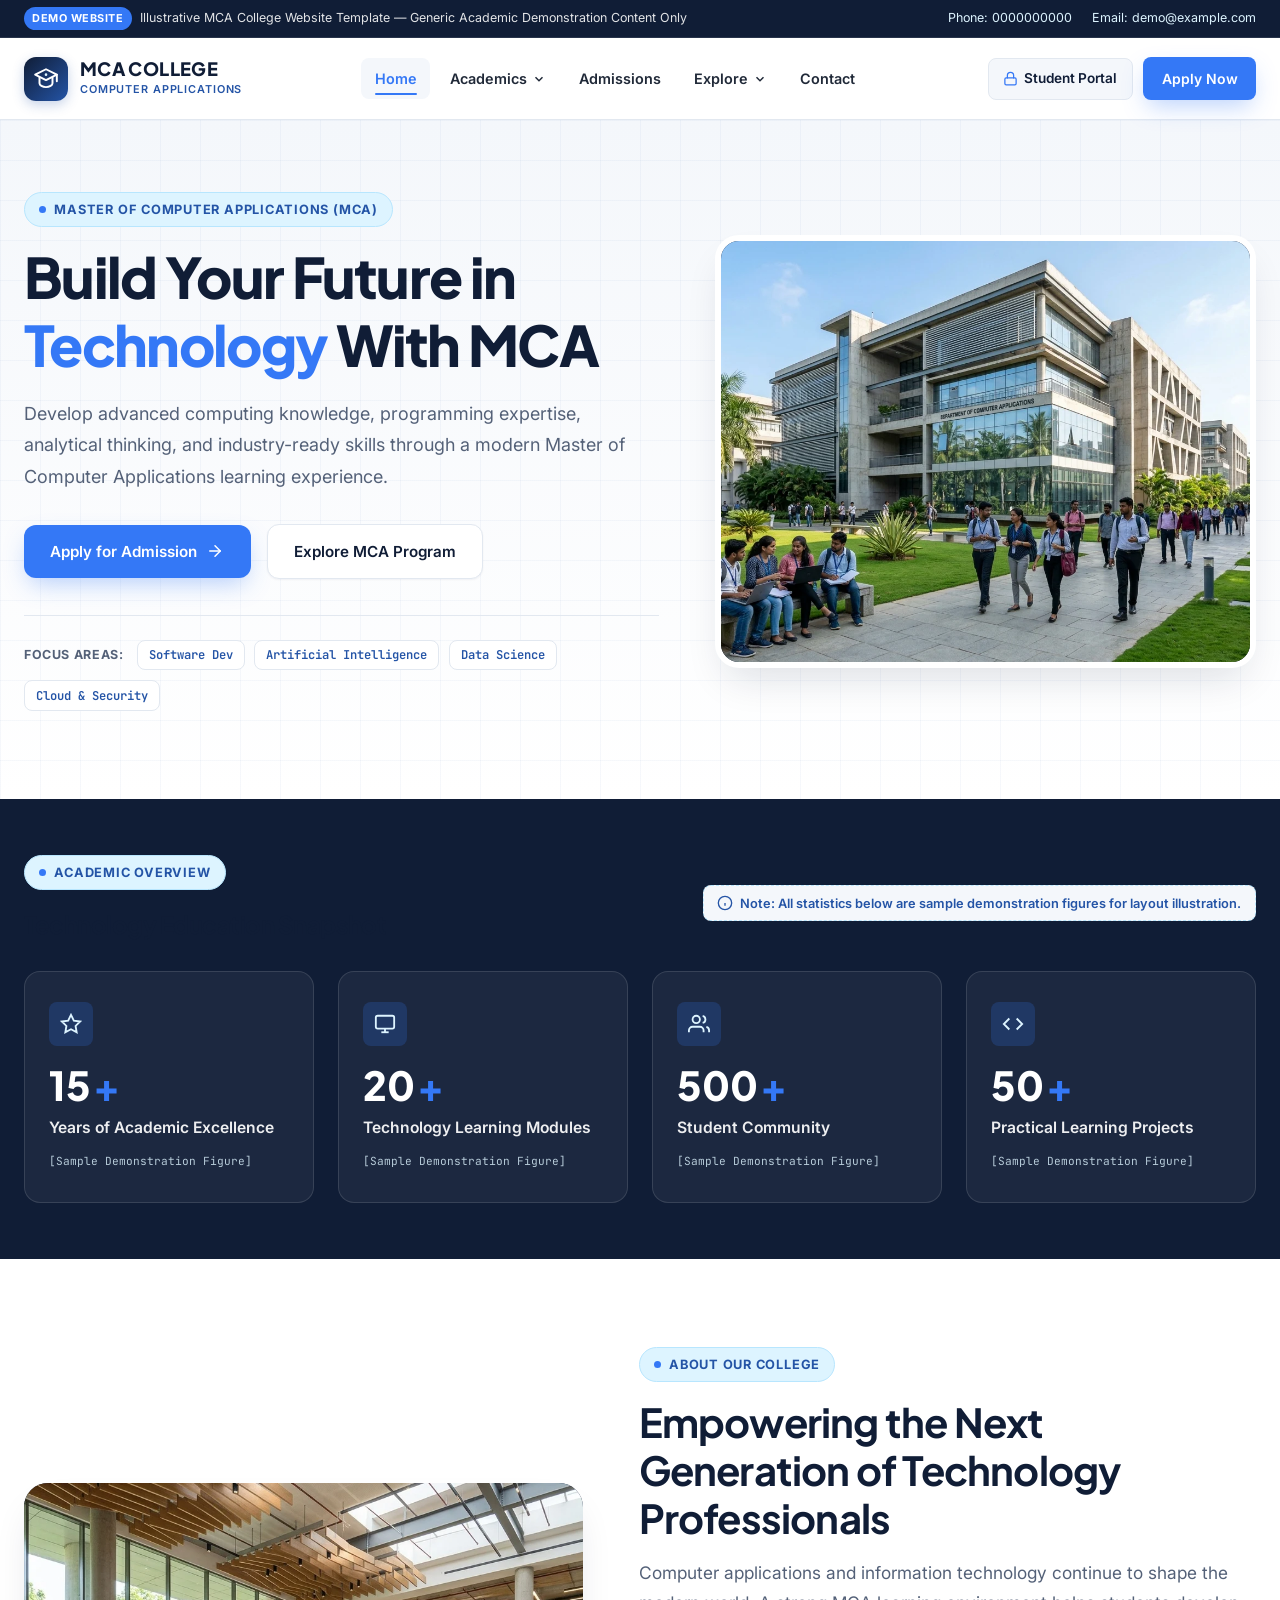
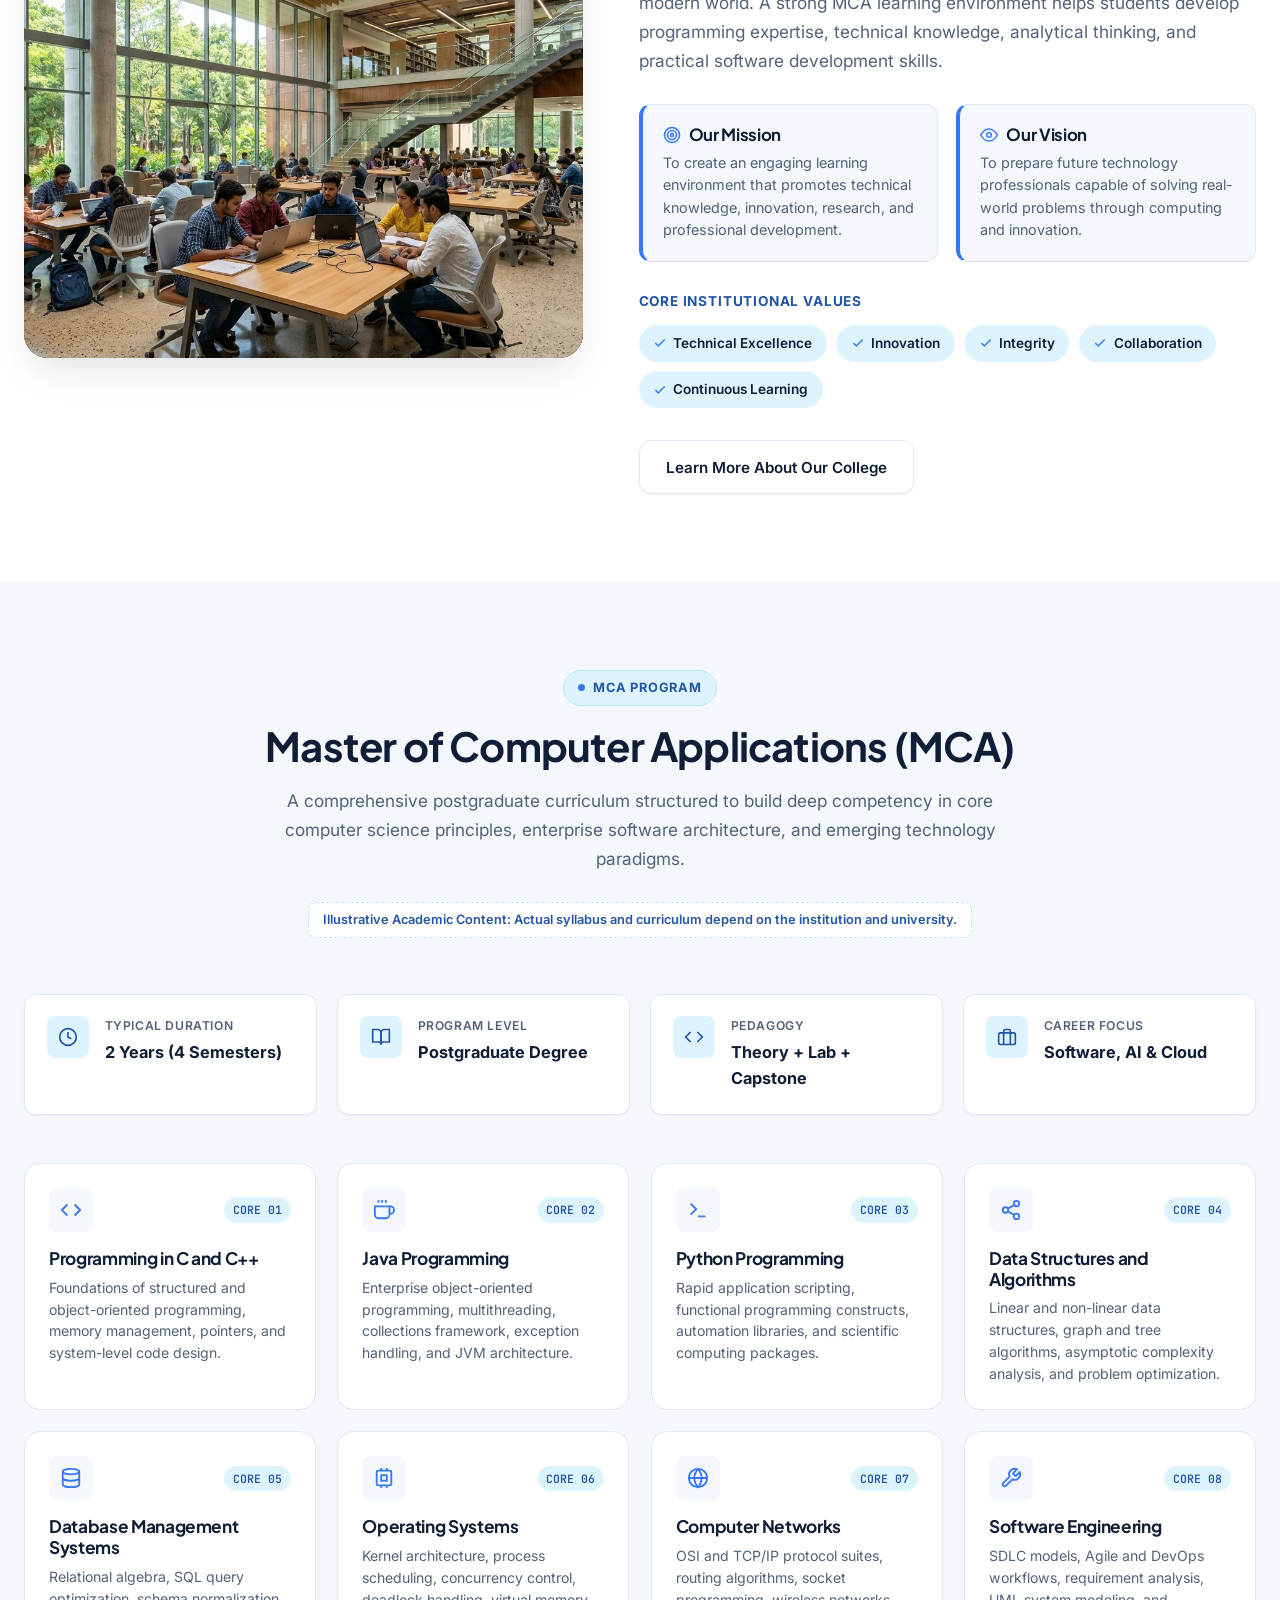
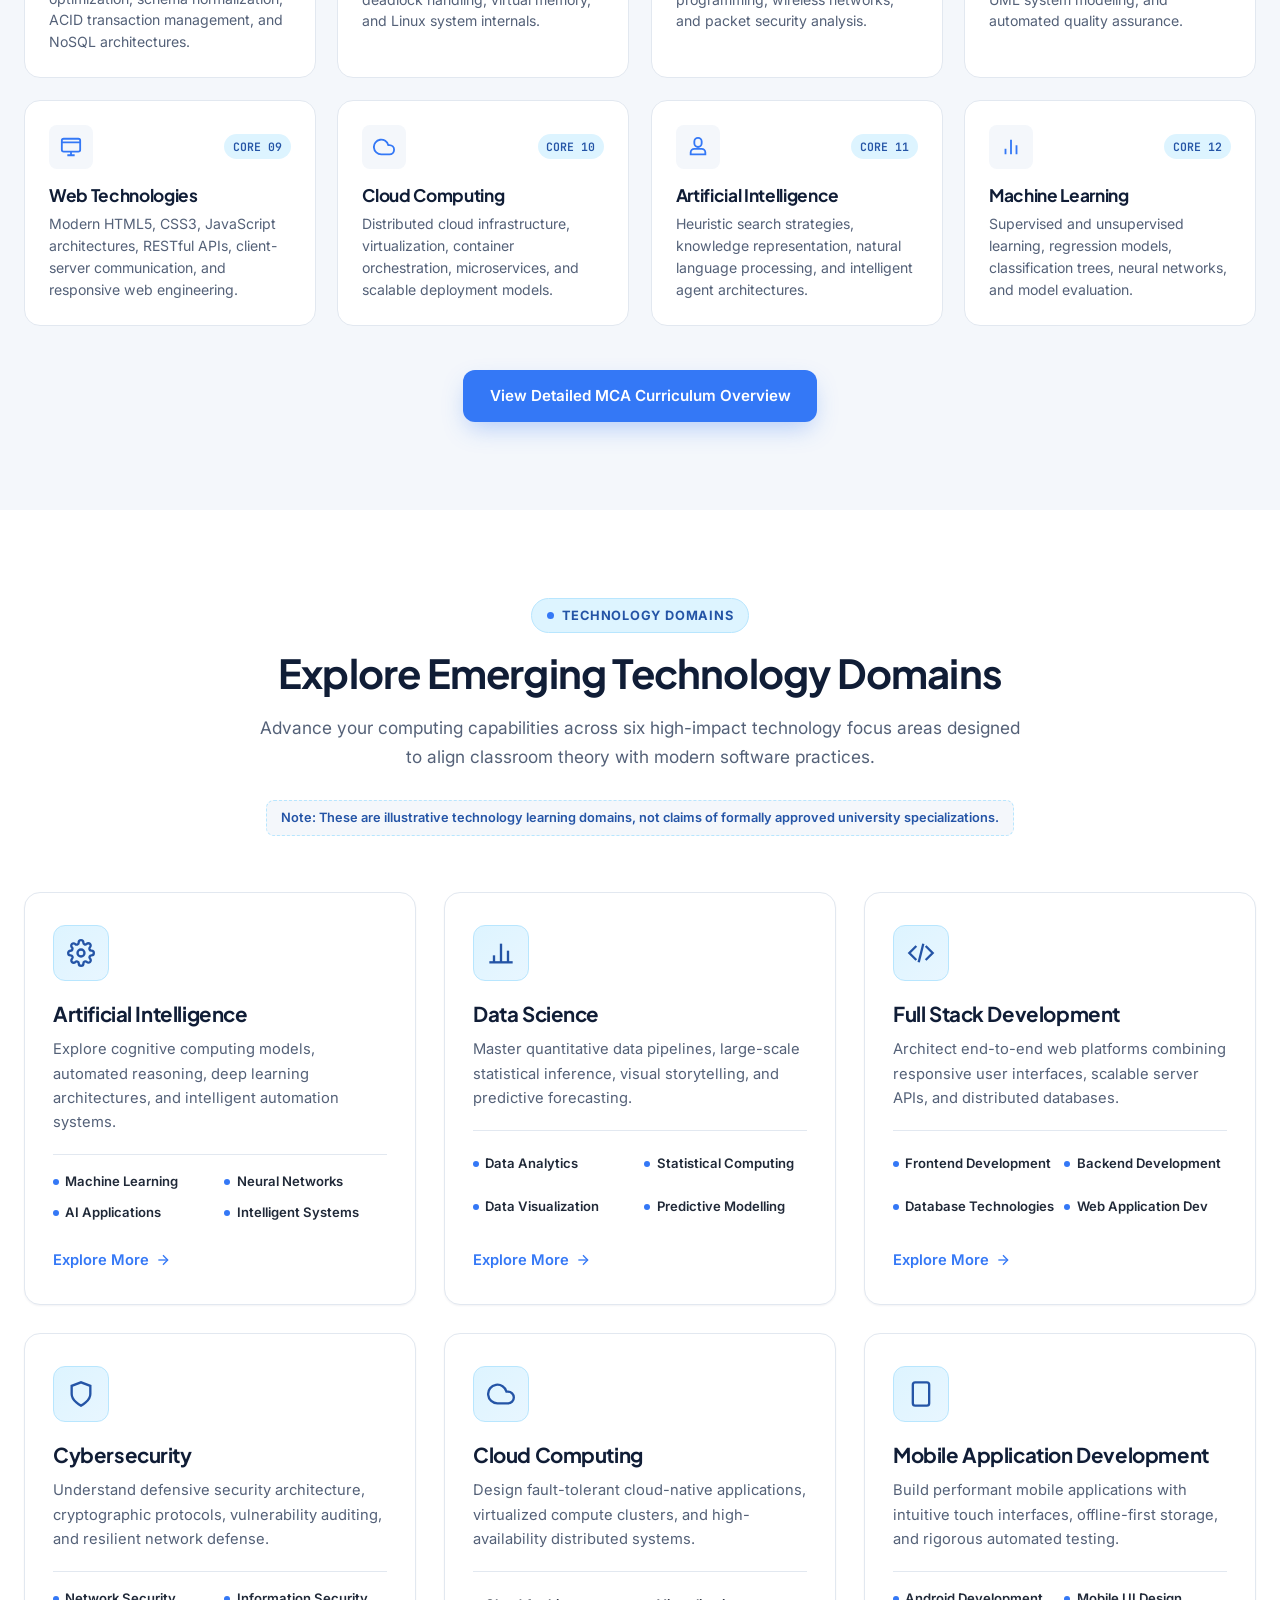
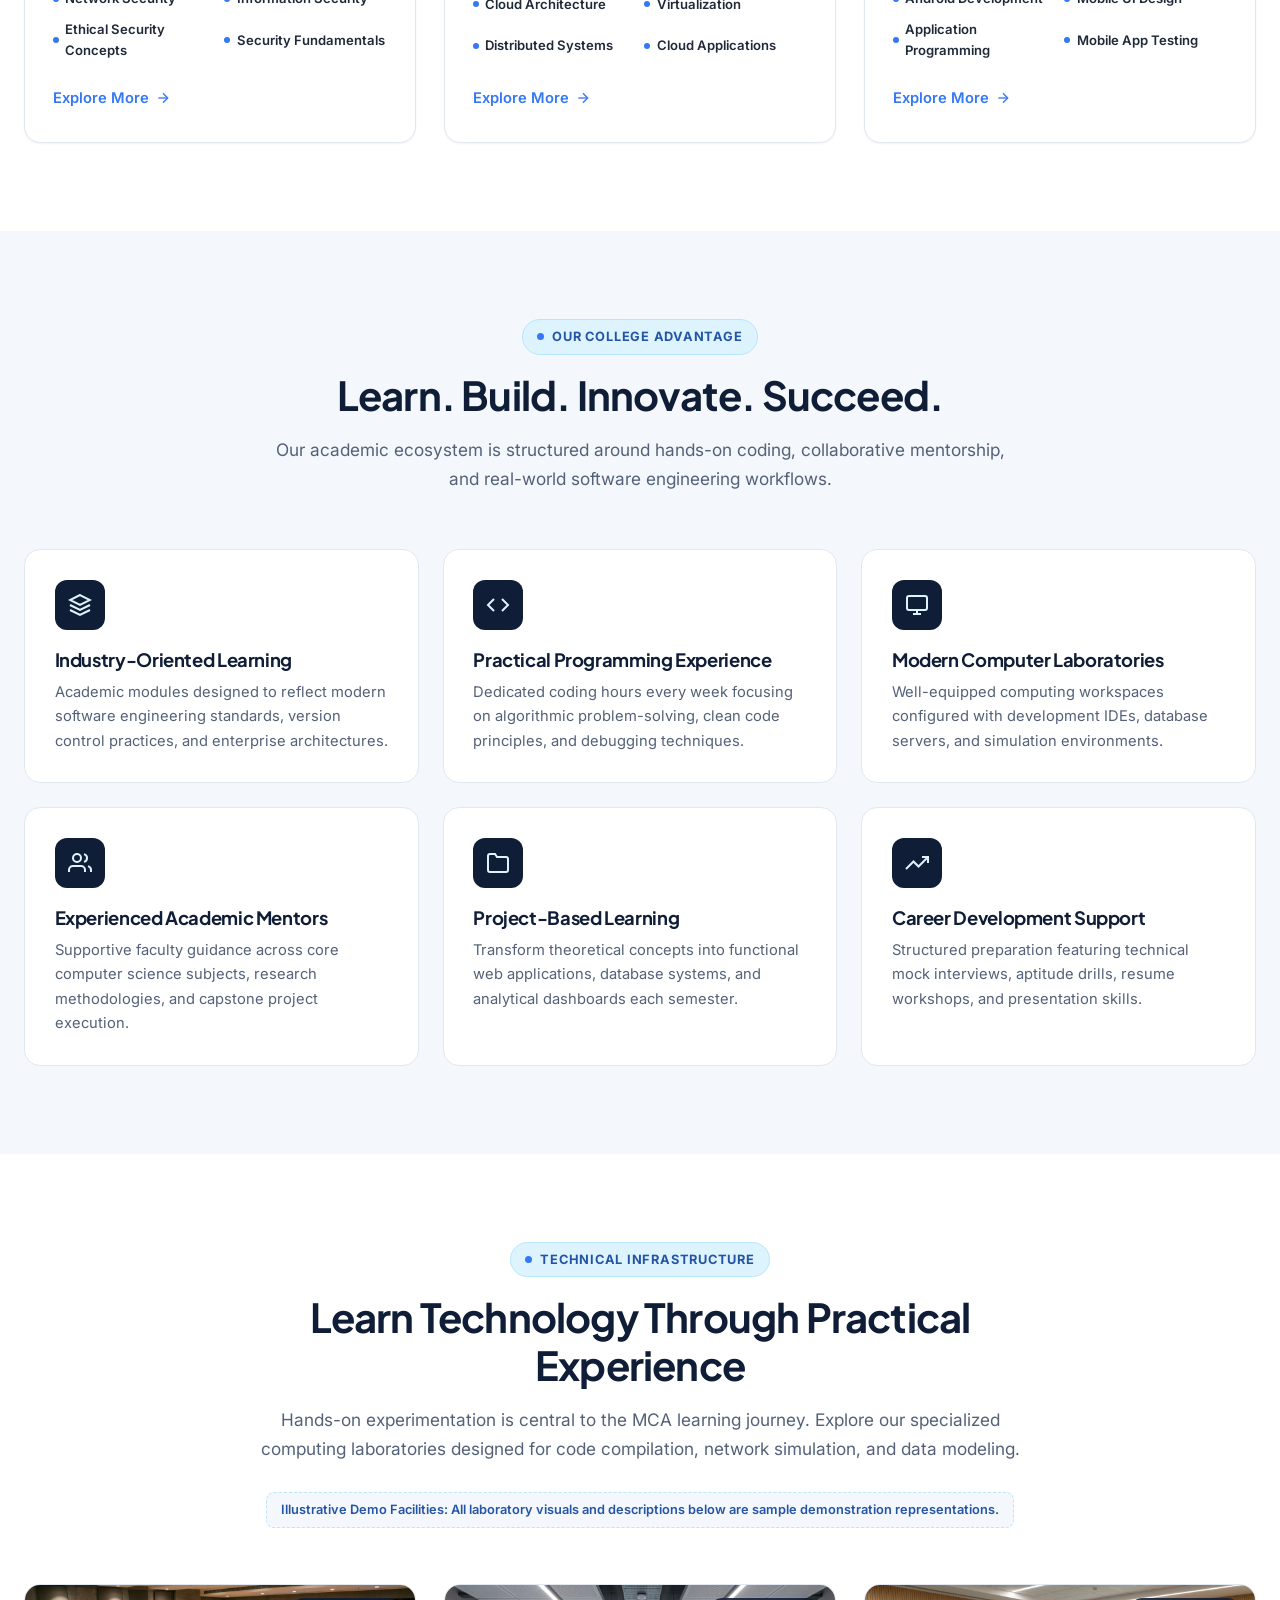
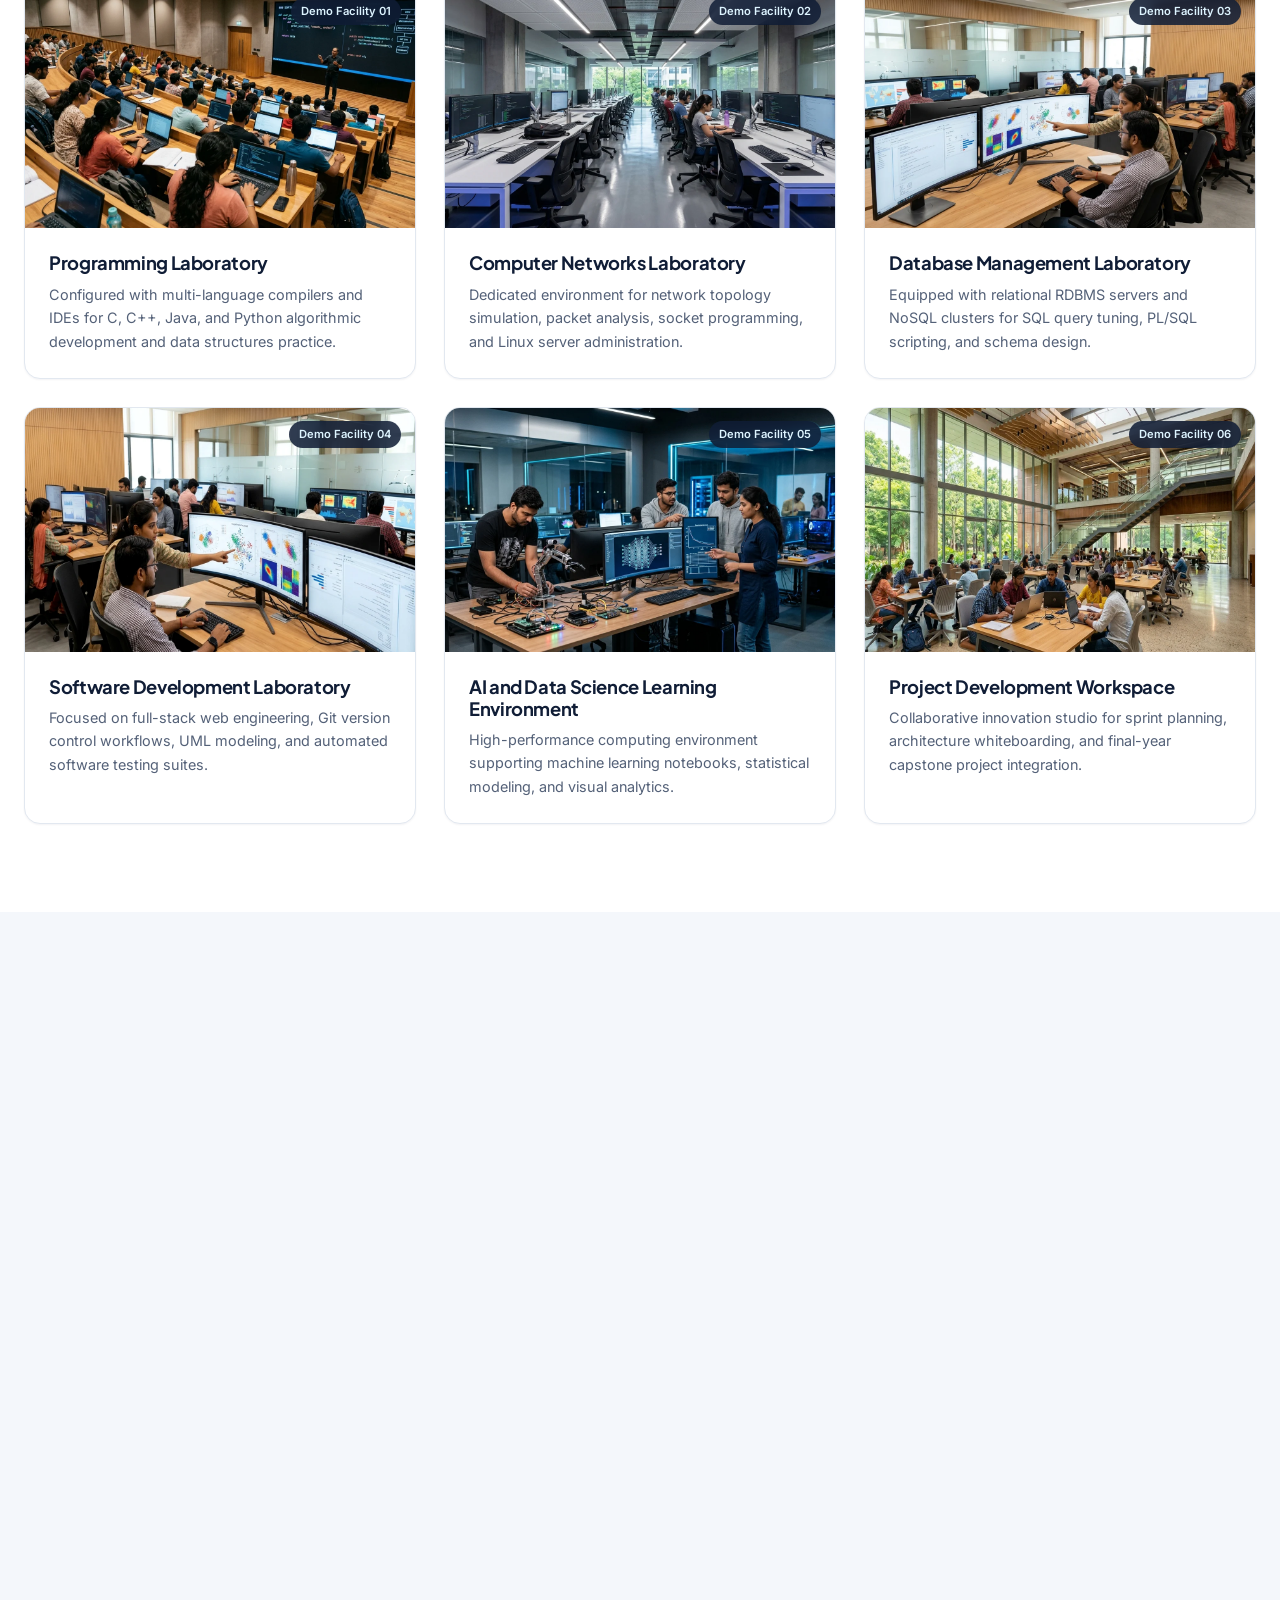
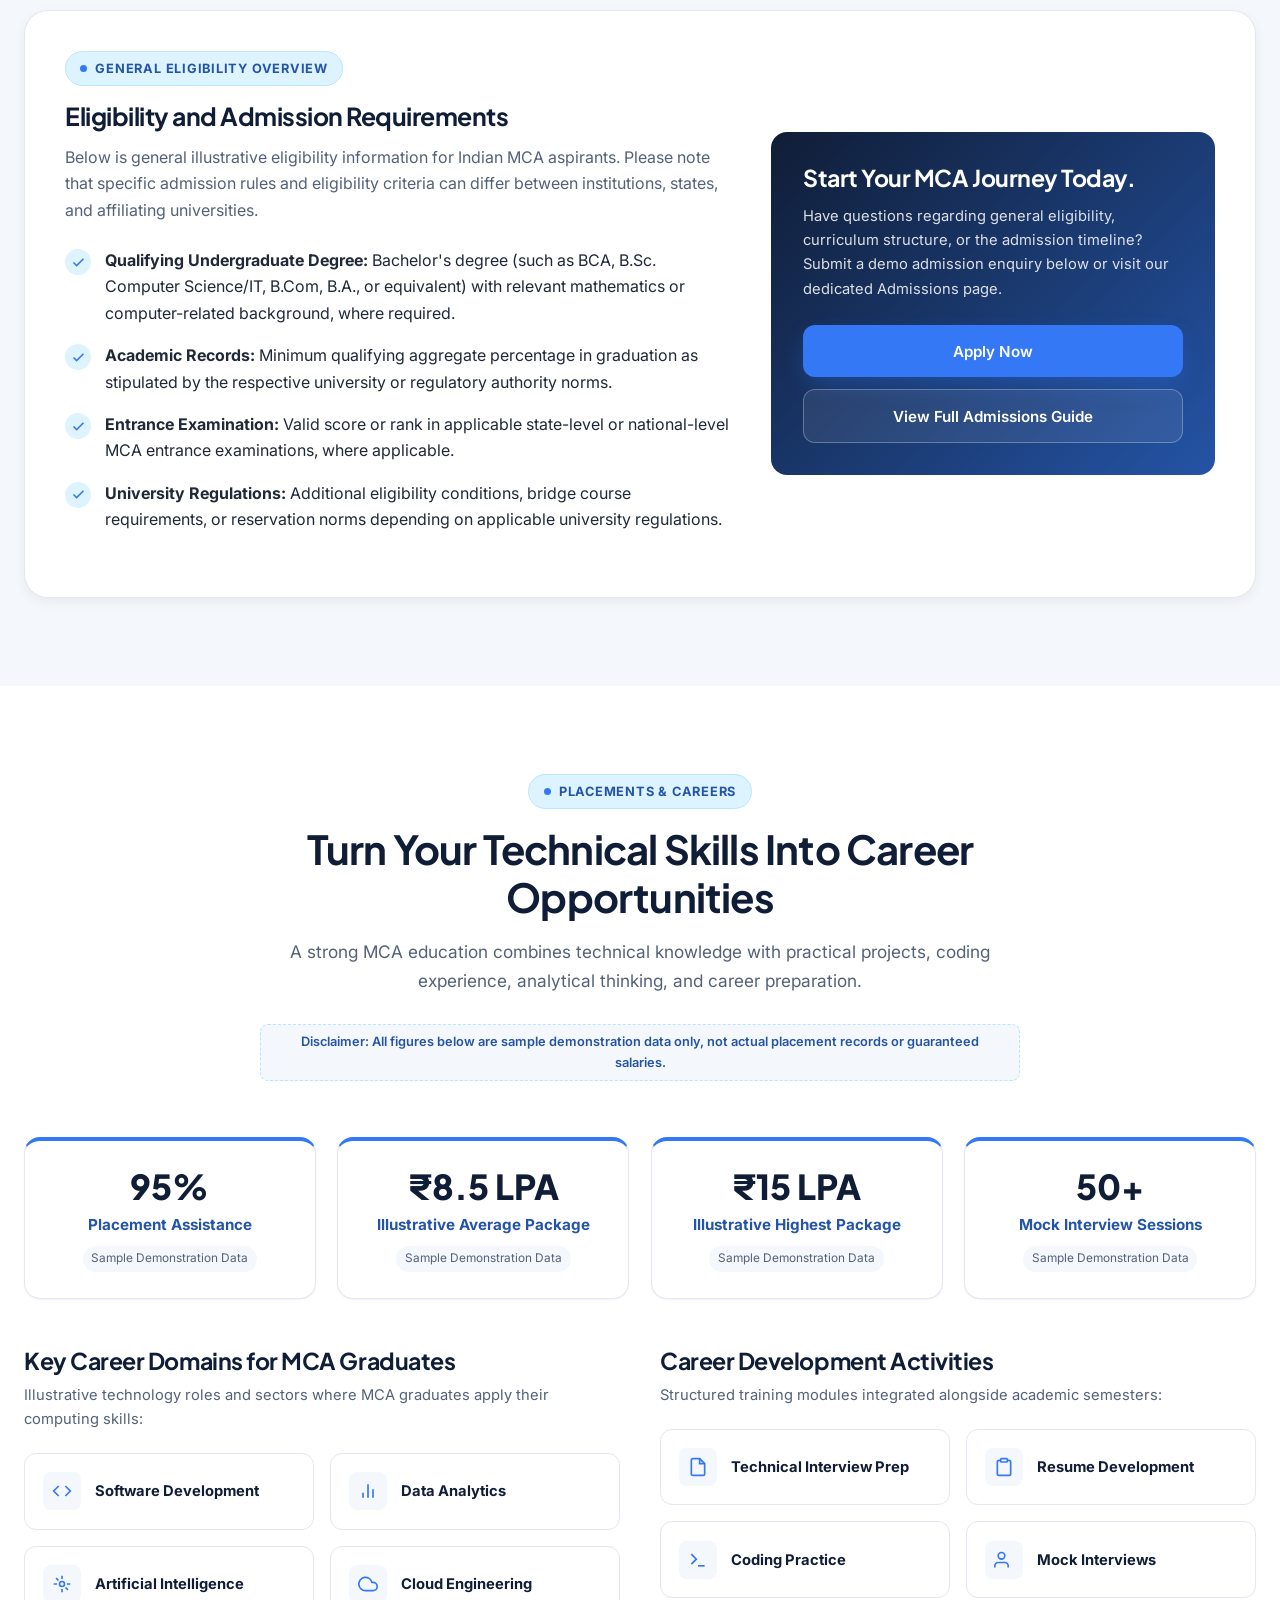
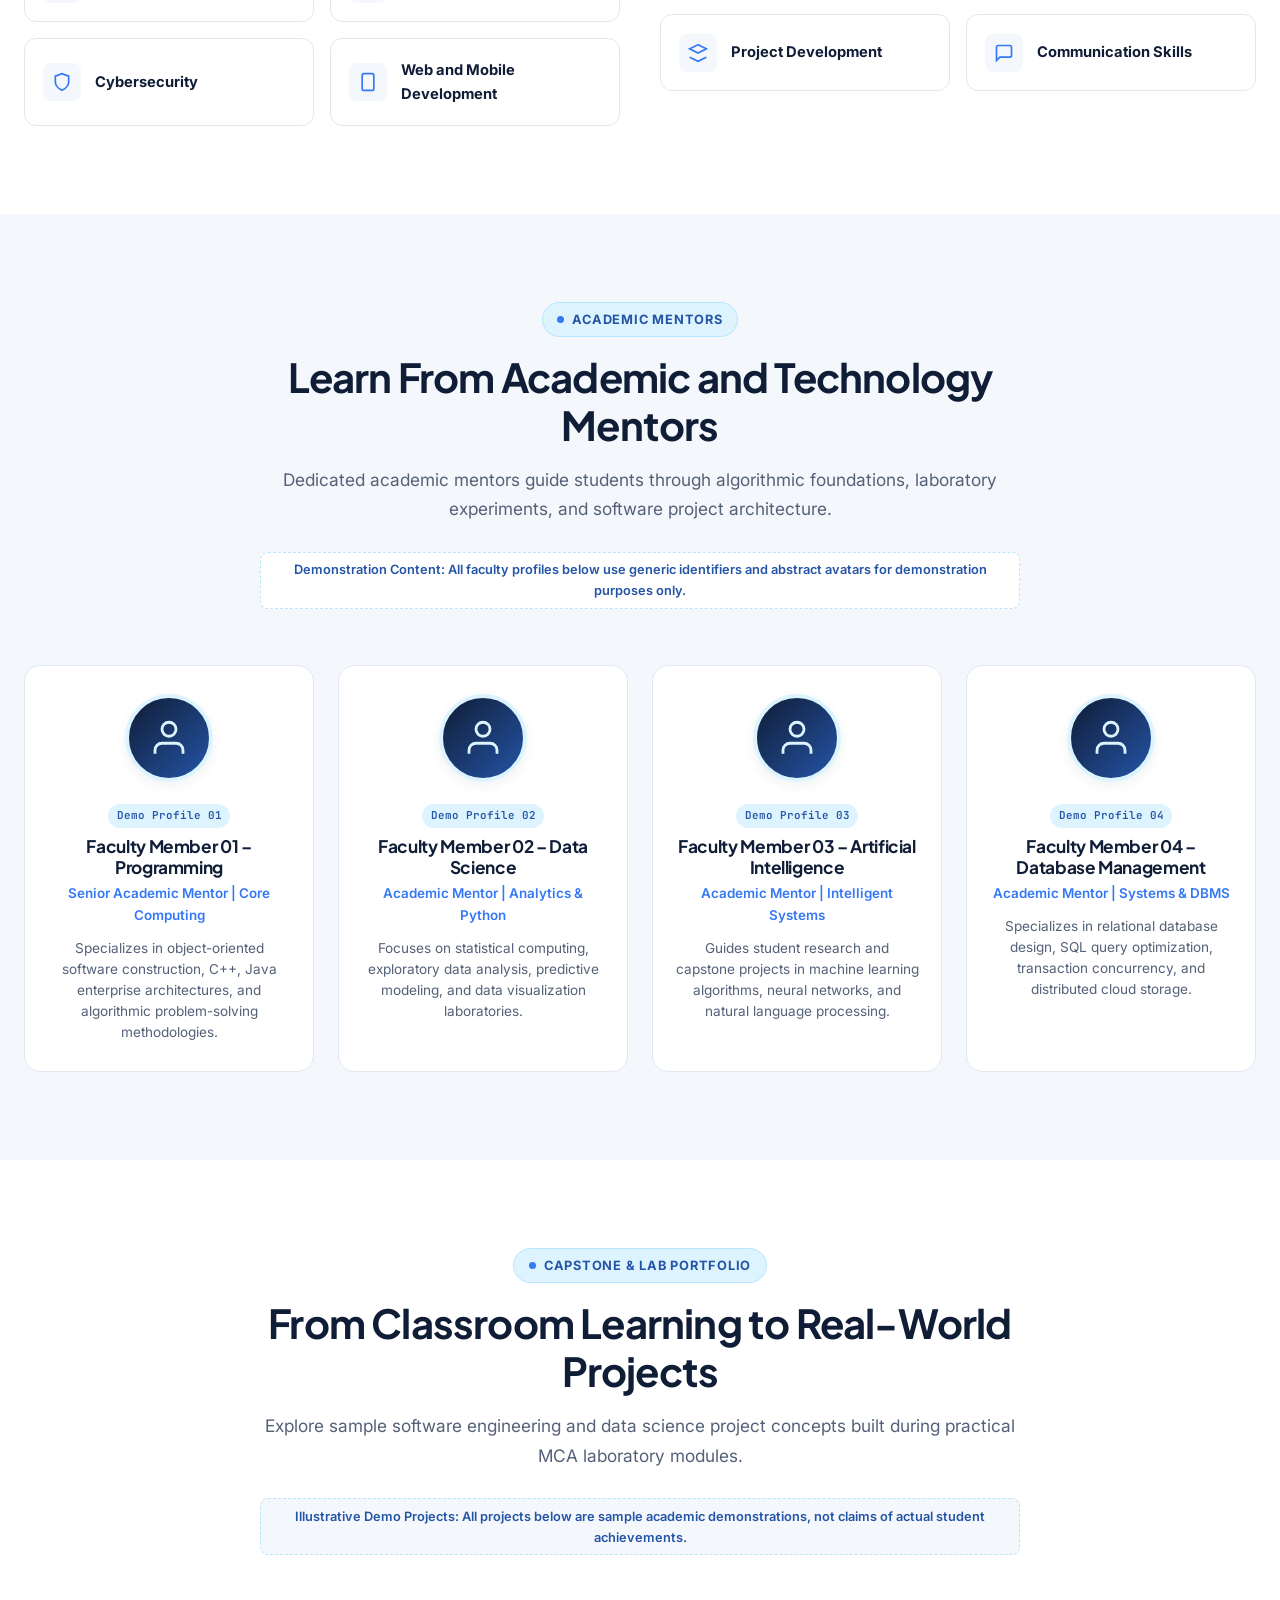
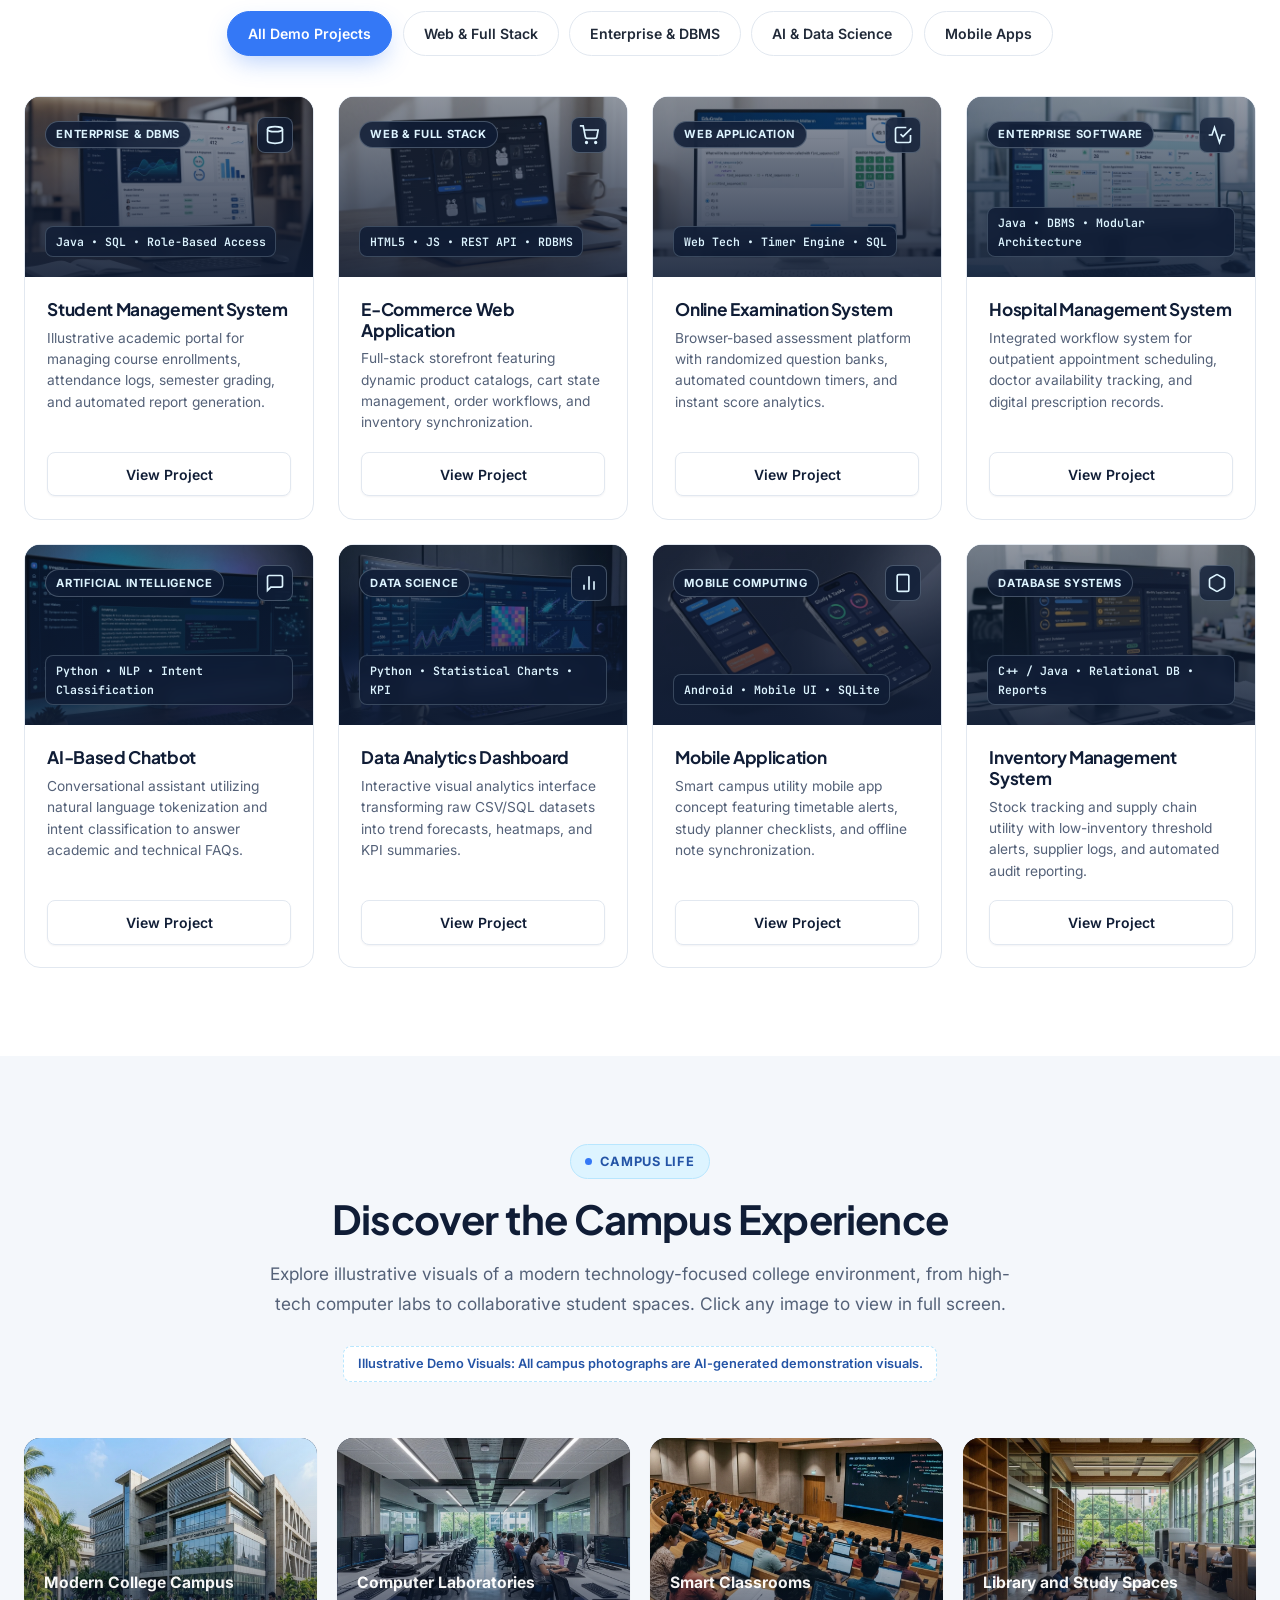
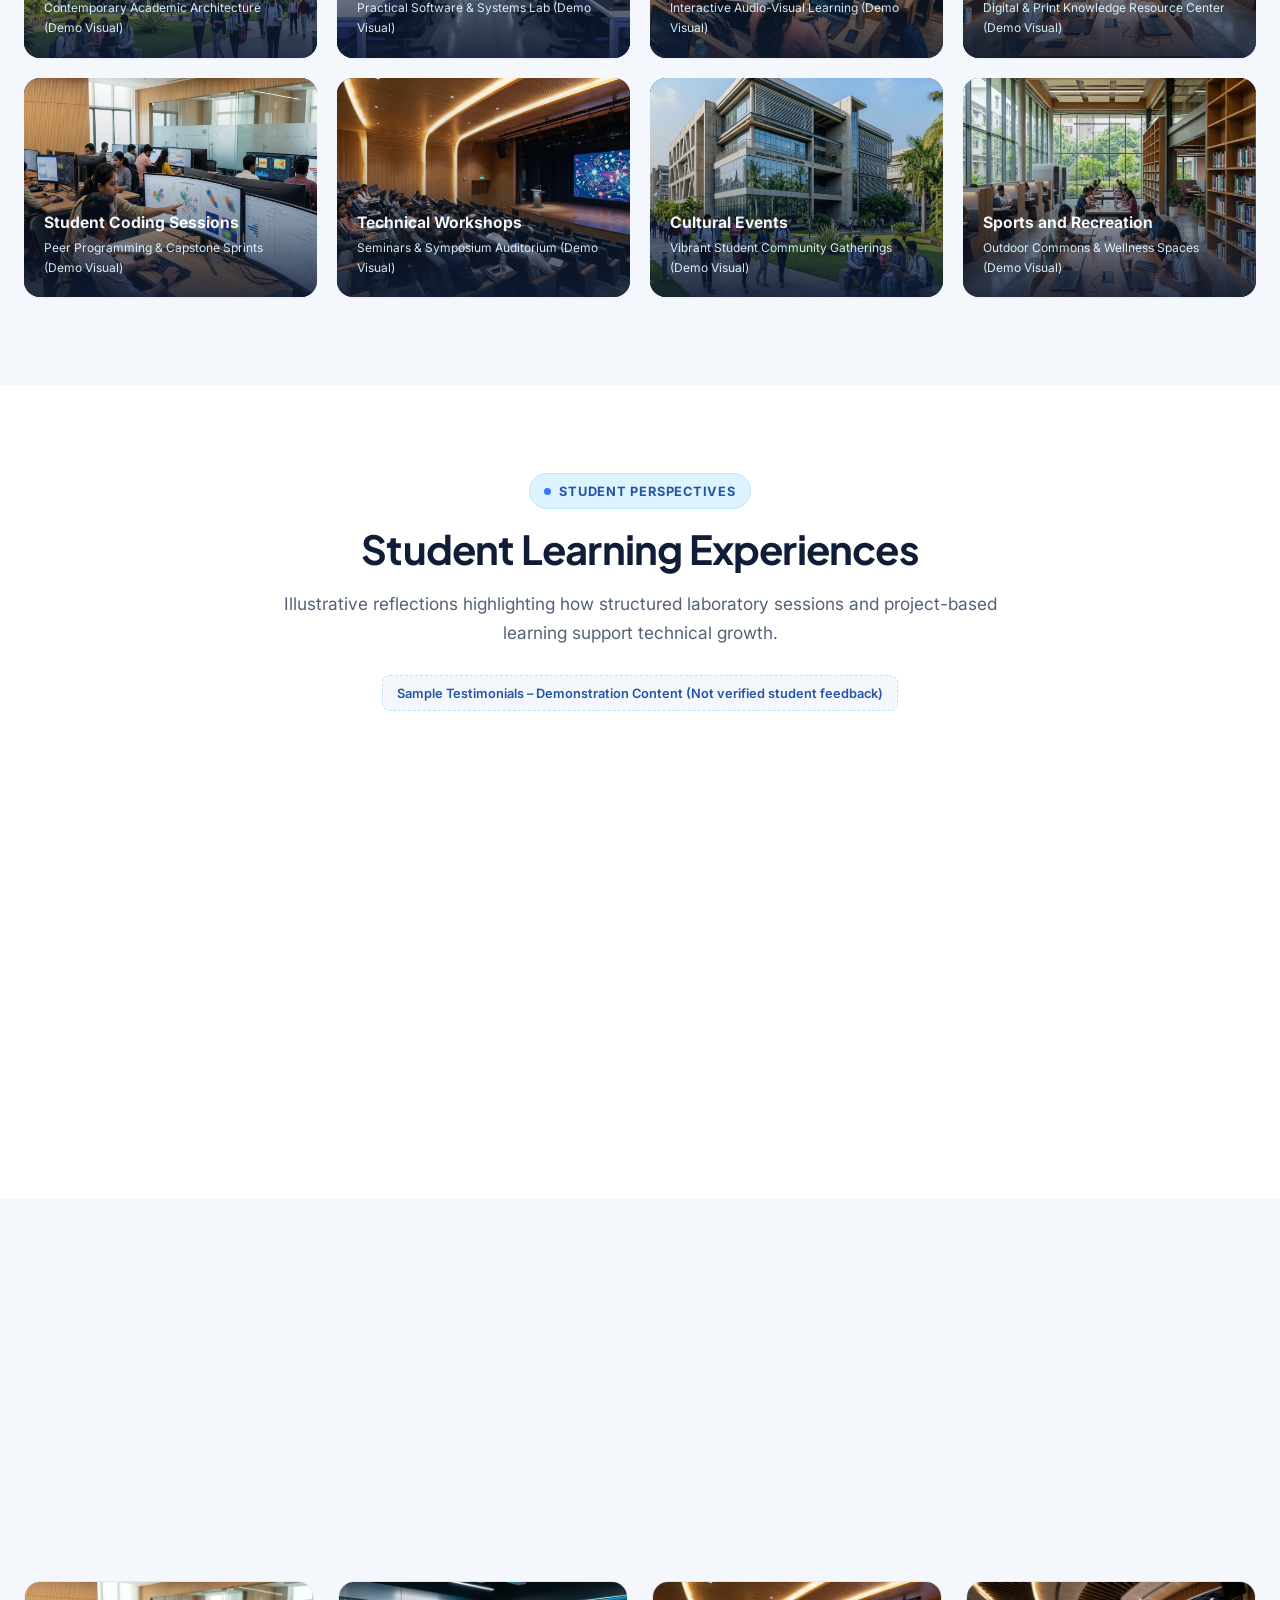
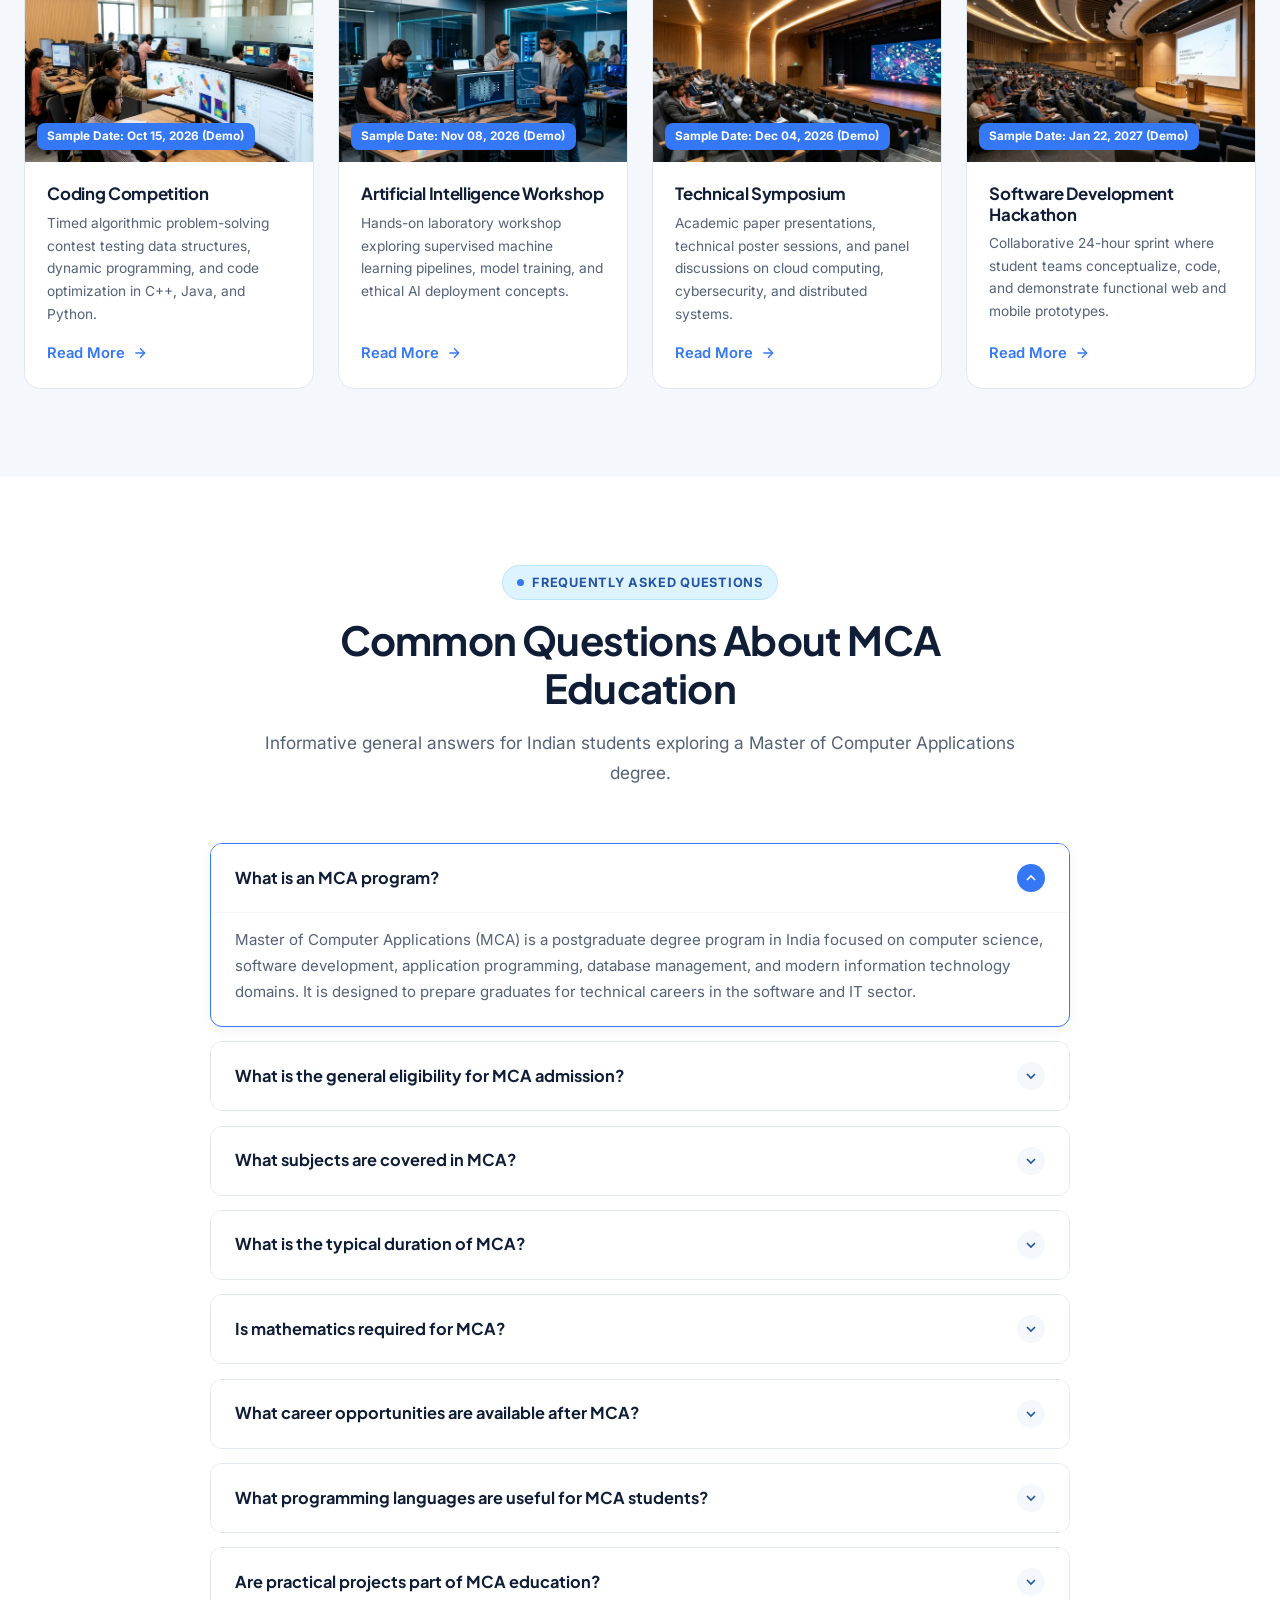
<file: index.html>
<!DOCTYPE html>
<html lang="en">
<head>
  <meta charset="UTF-8">
  <meta name="viewport" content="width=device-width, initial-scale=1.0">
  <title>MCA College Website | Master of Computer Applications Demo</title>
  <meta name="description" content="Explore a modern MCA college website demo featuring computer applications, programming, artificial intelligence, data science, admissions, placements, and campus life in India.">
  <meta name="keywords" content="MCA College Website, Master of Computer Applications, MCA Program India, Computer Applications Demo, AI, Data Science, Full Stack Development">
  <meta name="robots" content="index, follow">

  <!-- Open Graph Meta Tags -->
  <meta property="og:title" content="MCA College Website | Master of Computer Applications Demo">
  <meta property="og:description" content="Explore a modern MCA college website demo featuring computer applications, programming, artificial intelligence, data science, admissions, placements, and campus life in India.">
  <meta property="og:type" content="website">
  <meta property="og:image" content="assets/images/hero-campus.webp">

  <!-- Google Fonts: Inter, Plus Jakarta Sans, JetBrains Mono -->
  <link rel="preconnect" href="https://fonts.googleapis.com">
  <link rel="preconnect" href="https://fonts.gstatic.com" crossorigin>
  <link href="https://fonts.googleapis.com/css2?family=Inter:wght@400;500;600;700&family=JetBrains+Mono:wght@500;600&family=Plus+Jakarta+Sans:wght@700;800&display=swap" rel="stylesheet">

  <!-- Stylesheets -->
  <link rel="stylesheet" href="assets/css/style.css">
  <link rel="stylesheet" href="assets/css/responsive.css">
</head>
<body>

  <!-- Top Demo Announcement Bar -->
  <div class="top-demo-bar">
    <div class="container top-demo-bar-inner">
      <div class="top-demo-notice">
        <span class="top-demo-pill">Demo Website</span>
        <span>Illustrative MCA College Website Template — Generic Academic Demonstration Content Only</span>
      </div>
      <div class="top-demo-links">
        <span>Phone: 0000000000</span>
        <span>Email: demo@example.com</span>
      </div>
    </div>
  </div>

  <!-- Sticky Header & Navigation -->
  <header class="site-header" id="siteHeader">
    <div class="container header-inner">
      <!-- Left Section: Generic Graduation Cap + Technology Symbol & MCA COLLEGE -->
      <a href="index.html" class="brand-logo" aria-label="MCA College Home">
        <div class="brand-icon-box" aria-hidden="true">
          <svg viewBox="0 0 24 24" fill="none" stroke="currentColor" stroke-width="1.8" stroke-linecap="round" stroke-linejoin="round">
            <path d="M12 3L2 8l10 5 10-5-10-5z"/>
            <path d="M6 10.5v5.5c0 1.8 2.7 3.5 6 3.5s6-1.7 6-3.5v-5.5"/>
            <path d="M22 8v6"/>
            <circle cx="12" cy="8" r="1.2" fill="#DDF4FF" stroke="none"/>
          </svg>
        </div>
        <div class="brand-text-wrap">
          <span class="brand-title">MCA COLLEGE</span>
          <span class="brand-subtitle">Computer Applications</span>
        </div>
      </a>

                  <!-- Center Section: Clean Navigation with Dropdowns -->
      <nav class="main-nav" id="mainNav" aria-label="Primary Navigation">
        <ul class="nav-list">
          <li class="nav-item">
            <a href="index.html" class="nav-link">Home</a>
          </li>

          <!-- Academics Dropdown -->
          <li class="nav-item dropdown">
            <a href="mca-program.html" class="nav-link dropdown-toggle" aria-haspopup="true" aria-expanded="false">
              <span>Academics</span>
              <svg class="dropdown-chevron" viewBox="0 0 24 24" fill="none" stroke="currentColor" stroke-width="2.5"><polyline points="6 9 12 15 18 9"/></svg>
            </a>
            <ul class="nav-dropdown-menu">
              <li><a href="mca-program.html" class="dropdown-link">MCA Program</a></li>
              <li><a href="specializations.html" class="dropdown-link">Specializations</a></li>
              <li><a href="student-projects.html" class="dropdown-link">Student Projects</a></li>
            </ul>
          </li>

          <li class="nav-item">
            <a href="admissions.html" class="nav-link">Admissions</a>
          </li>

          <!-- Campus & About Dropdown -->
          <li class="nav-item dropdown">
            <a href="about.html" class="nav-link dropdown-toggle" aria-haspopup="true" aria-expanded="false">
              <span>Explore</span>
              <svg class="dropdown-chevron" viewBox="0 0 24 24" fill="none" stroke="currentColor" stroke-width="2.5"><polyline points="6 9 12 15 18 9"/></svg>
            </a>
            <ul class="nav-dropdown-menu">
              <li><a href="about.html" class="dropdown-link">About Us</a></li>
              <li><a href="placements.html" class="dropdown-link">Placements</a></li>
              <li><a href="campus-life.html" class="dropdown-link">Campus Life</a></li>
            </ul>
          </li>

          <li class="nav-item">
            <a href="contact.html" class="nav-link">Contact</a>
          </li>
        </ul>
      </nav>

      <!-- Right Section: Student Portal (demo link) & Apply Now CTA -->
      <div class="header-actions">
        <a href="#student-portal" class="portal-link" data-demo-modal data-demo-title="Student Portal (Demo Link)" data-demo-desc="This is a frontend demonstration link for the Student Portal. In an active institutional deployment, students log in here to access course materials, lab schedules, attendance, and academic announcements.">
          <svg viewBox="0 0 24 24" fill="none" stroke="currentColor" stroke-width="2" stroke-linecap="round" stroke-linejoin="round"><rect x="3" y="11" width="18" height="11" rx="2" ry="2"/><path d="M7 11V7a5 5 0 0 1 10 0v4"/></svg>
          <span>Student Portal</span>
        </a>
        <a href="admissions.html#enquiry-form" class="btn btn-primary btn-sm">Apply Now</a>
        <button class="mobile-menu-toggle" id="mobileMenuToggle" aria-label="Toggle Navigation Menu" aria-expanded="false">
          <span class="hamburger-line"></span>
          <span class="hamburger-line"></span>
          <span class="hamburger-line"></span>
        </button>
      </div>
    </div>
  </header>

  <main>
    <!-- 5. HOMEPAGE HERO SECTION -->
    <section class="hero-section">
      <div class="hero-bg-grid" aria-hidden="true"></div>
      <div class="container hero-grid">
        <div class="hero-content reveal">
          <div class="eyebrow">
            <span class="eyebrow-dot"></span>
            <span>Master of Computer Applications (MCA)</span>
          </div>
          <h1 class="hero-title">Build Your Future in <span class="text-highlight">Technology</span> With MCA</h1>
          <p class="hero-desc">Develop advanced computing knowledge, programming expertise, analytical thinking, and industry-ready skills through a modern Master of Computer Applications learning experience.</p>
          <div class="hero-cta-group">
            <a href="admissions.html#enquiry-form" class="btn btn-primary">
              <span>Apply for Admission</span>
              <svg viewBox="0 0 24 24" fill="none" stroke="currentColor" stroke-width="2" stroke-linecap="round" stroke-linejoin="round"><line x1="5" y1="12" x2="19" y2="12"/><polyline points="12 5 19 12 12 19"/></svg>
            </a>
            <a href="mca-program.html" class="btn btn-secondary">
              <span>Explore MCA Program</span>
            </a>
          </div>
          <div class="hero-tech-pills">
            <span class="hero-tech-pills-label">Focus Areas:</span>
            <span class="tech-pill">Software Dev</span>
            <span class="tech-pill">Artificial Intelligence</span>
            <span class="tech-pill">Data Science</span>
            <span class="tech-pill">Cloud &amp; Security</span>
          </div>
        </div>

        <div class="hero-visual reveal">
          <div class="hero-image-frame">
            <img src="assets/images/hero-campus.webp" alt="Modern Indian computer science college campus with students working on laptops in a contemporary technology learning environment">
          </div>

          <!-- Floating Information Cards -->
          
        </div>
      </div>
    </section>

    <!-- 6. STATISTICS SECTION -->
    <section class="stats-section" aria-label="Sample Demonstration Statistics">
      <div class="container">
        <div class="stats-top-bar">
          <div>
            <span class="eyebrow"><span class="eyebrow-dot"></span> Academic Overview</span>
            <h2 style="font-size: 1.5rem; margin-top: 0.25rem;">Technology Education Snapshot</h2>
          </div>
          <div class="demo-badge-note">
            <svg width="16" height="16" viewBox="0 0 24 24" fill="none" stroke="currentColor" stroke-width="2"><circle cx="12" cy="12" r="10"/><line x1="12" y1="16" x2="12" y2="12"/><line x1="12" y1="8" x2="12.01" y2="8"/></svg>
            <span>Note: All statistics below are sample demonstration figures for layout illustration.</span>
          </div>
        </div>

        <div class="stats-grid">
          <div class="stat-card reveal">
            <div class="stat-icon">
              <svg viewBox="0 0 24 24" fill="none" stroke="currentColor" stroke-width="2"><path d="M12 2l3.09 6.26L22 9.27l-5 4.87 1.18 6.88L12 17.77l-6.18 3.25L7 14.14 2 9.27l6.91-1.01L12 2z"/></svg>
            </div>
            <div class="stat-number-wrap">
              <span data-counter="15">15</span><span class="stat-suffix">+</span>
            </div>
            <div class="stat-label">Years of Academic Excellence</div>
            <span class="stat-tag">[Sample Demonstration Figure]</span>
          </div>

          <div class="stat-card reveal">
            <div class="stat-icon">
              <svg viewBox="0 0 24 24" fill="none" stroke="currentColor" stroke-width="2"><rect x="2" y="3" width="20" height="14" rx="2" ry="2"/><line x1="8" y1="21" x2="16" y2="21"/><line x1="12" y1="17" x2="12" y2="21"/></svg>
            </div>
            <div class="stat-number-wrap">
              <span data-counter="20">20</span><span class="stat-suffix">+</span>
            </div>
            <div class="stat-label">Technology Learning Modules</div>
            <span class="stat-tag">[Sample Demonstration Figure]</span>
          </div>

          <div class="stat-card reveal">
            <div class="stat-icon">
              <svg viewBox="0 0 24 24" fill="none" stroke="currentColor" stroke-width="2"><path d="M17 21v-2a4 4 0 0 0-4-4H5a4 4 0 0 0-4 4v2"/><circle cx="9" cy="7" r="4"/><path d="M23 21v-2a4 4 0 0 0-3-3.87"/><path d="M16 3.13a4 4 0 0 1 0 7.75"/></svg>
            </div>
            <div class="stat-number-wrap">
              <span data-counter="500">500</span><span class="stat-suffix">+</span>
            </div>
            <div class="stat-label">Student Community</div>
            <span class="stat-tag">[Sample Demonstration Figure]</span>
          </div>

          <div class="stat-card reveal">
            <div class="stat-icon">
              <svg viewBox="0 0 24 24" fill="none" stroke="currentColor" stroke-width="2"><polyline points="16 18 22 12 16 6"/><polyline points="8 6 2 12 8 18"/></svg>
            </div>
            <div class="stat-number-wrap">
              <span data-counter="50">50</span><span class="stat-suffix">+</span>
            </div>
            <div class="stat-label">Practical Learning Projects</div>
            <span class="stat-tag">[Sample Demonstration Figure]</span>
          </div>
        </div>
      </div>
    </section>

    <!-- 7. ABOUT OUR COLLEGE -->
    <section class="section" id="about">
      <div class="container about-grid">
        <div class="about-image-wrap reveal">
          <div class="about-main-img">
            <img src="assets/images/about-campus.webp" alt="Modern computer science classroom and collaborative campus environment">
          </div>
          
        </div>

        <div class="about-content reveal">
          <div class="eyebrow">
            <span class="eyebrow-dot"></span>
            <span>ABOUT OUR COLLEGE</span>
          </div>
          <h2 class="section-title">Empowering the Next Generation of Technology Professionals</h2>
          <p class="section-desc">Computer applications and information technology continue to shape the modern world. A strong MCA learning environment helps students develop programming expertise, technical knowledge, analytical thinking, and practical software development skills.</p>

          <div class="mv-cards">
            <div class="mv-card">
              <h3>
                <svg viewBox="0 0 24 24" fill="none" stroke="currentColor" stroke-width="2"><circle cx="12" cy="12" r="10"/><circle cx="12" cy="12" r="6"/><circle cx="12" cy="12" r="2"/></svg>
                <span>Our Mission</span>
              </h3>
              <p>To create an engaging learning environment that promotes technical knowledge, innovation, research, and professional development.</p>
            </div>

            <div class="mv-card">
              <h3>
                <svg viewBox="0 0 24 24" fill="none" stroke="currentColor" stroke-width="2"><path d="M1 12s4-8 11-8 11 8 11 8-4 8-11 8-11-8-11-8z"/><circle cx="12" cy="12" r="3"/></svg>
                <span>Our Vision</span>
              </h3>
              <p>To prepare future technology professionals capable of solving real-world problems through computing and innovation.</p>
            </div>
          </div>

          <div class="core-values-wrap">
            <div class="core-values-title">Core Institutional Values</div>
            <div class="core-values-list">
              <span class="value-pill">
                <svg viewBox="0 0 24 24" fill="none" stroke="currentColor" stroke-width="2.5"><polyline points="20 6 9 17 4 12"/></svg>
                Technical Excellence
              </span>
              <span class="value-pill">
                <svg viewBox="0 0 24 24" fill="none" stroke="currentColor" stroke-width="2.5"><polyline points="20 6 9 17 4 12"/></svg>
                Innovation
              </span>
              <span class="value-pill">
                <svg viewBox="0 0 24 24" fill="none" stroke="currentColor" stroke-width="2.5"><polyline points="20 6 9 17 4 12"/></svg>
                Integrity
              </span>
              <span class="value-pill">
                <svg viewBox="0 0 24 24" fill="none" stroke="currentColor" stroke-width="2.5"><polyline points="20 6 9 17 4 12"/></svg>
                Collaboration
              </span>
              <span class="value-pill">
                <svg viewBox="0 0 24 24" fill="none" stroke="currentColor" stroke-width="2.5"><polyline points="20 6 9 17 4 12"/></svg>
                Continuous Learning
              </span>
            </div>
          </div>

          <div style="margin-top: 2rem;">
            <a href="about.html" class="btn btn-secondary">Learn More About Our College</a>
          </div>
        </div>
      </div>
    </section>

    <!-- 8. MCA PROGRAM SECTION -->
    <section class="section bg-light" id="mca-program">
      <div class="container">
        <div class="section-header reveal">
          <div class="eyebrow">
            <span class="eyebrow-dot"></span>
            <span>MCA PROGRAM</span>
          </div>
          <h2 class="section-title">Master of Computer Applications (MCA)</h2>
          <p class="section-desc">A comprehensive postgraduate curriculum structured to build deep competency in core computer science principles, enterprise software architecture, and emerging technology paradigms.</p>
          <div class="demo-badge-note">
            <span>Illustrative Academic Content: Actual syllabus and curriculum depend on the institution and university.</span>
          </div>
        </div>

        <!-- Program Overview Meta Cards -->
        <div class="program-overview-bar reveal">
          <div class="program-meta-card">
            <div class="program-meta-icon">
              <svg viewBox="0 0 24 24" fill="none" stroke="currentColor" stroke-width="2"><circle cx="12" cy="12" r="10"/><polyline points="12 6 12 12 16 14"/></svg>
            </div>
            <div class="program-meta-info">
              <span>Typical Duration</span>
              <strong>2 Years (4 Semesters)</strong>
            </div>
          </div>
          <div class="program-meta-card">
            <div class="program-meta-icon">
              <svg viewBox="0 0 24 24" fill="none" stroke="currentColor" stroke-width="2"><path d="M2 3h6a4 4 0 0 1 4 4v14a3 3 0 0 0-3-3H2z"/><path d="M22 3h-6a4 4 0 0 0-4 4v14a3 3 0 0 1 3-3h7z"/></svg>
            </div>
            <div class="program-meta-info">
              <span>Program Level</span>
              <strong>Postgraduate Degree</strong>
            </div>
          </div>
          <div class="program-meta-card">
            <div class="program-meta-icon">
              <svg viewBox="0 0 24 24" fill="none" stroke="currentColor" stroke-width="2"><polyline points="16 18 22 12 16 6"/><polyline points="8 6 2 12 8 18"/></svg>
            </div>
            <div class="program-meta-info">
              <span>Pedagogy</span>
              <strong>Theory + Lab + Capstone</strong>
            </div>
          </div>
          <div class="program-meta-card">
            <div class="program-meta-icon">
              <svg viewBox="0 0 24 24" fill="none" stroke="currentColor" stroke-width="2"><rect x="2" y="7" width="20" height="14" rx="2" ry="2"/><path d="M16 21V5a2 2 0 0 0-2-2h-4a2 2 0 0 0-2 2v16"/></svg>
            </div>
            <div class="program-meta-info">
              <span>Career Focus</span>
              <strong>Software, AI &amp; Cloud</strong>
            </div>
          </div>
        </div>

        <!-- 12 Core Computing Subject Cards -->
        <div class="subjects-grid">
          <article class="subject-card reveal">
            <div>
              <div class="subject-card-top">
                <div class="subject-icon">
                  <svg viewBox="0 0 24 24" fill="none" stroke="currentColor" stroke-width="2"><polyline points="16 18 22 12 16 6"/><polyline points="8 6 2 12 8 18"/></svg>
                </div>
                <span class="subject-code">CORE 01</span>
              </div>
              <h3>Programming in C and C++</h3>
              <p>Foundations of structured and object-oriented programming, memory management, pointers, and system-level code design.</p>
            </div>
          </article>

          <article class="subject-card reveal">
            <div>
              <div class="subject-card-top">
                <div class="subject-icon">
                  <svg viewBox="0 0 24 24" fill="none" stroke="currentColor" stroke-width="2"><path d="M18 8h1a4 4 0 0 1 0 8h-1"/><path d="M2 8h16v9a4 4 0 0 1-4 4H6a4 4 0 0 1-4-4V8z"/><line x1="6" y1="1" x2="6" y2="4"/><line x1="10" y1="1" x2="10" y2="4"/><line x1="14" y1="1" x2="14" y2="4"/></svg>
                </div>
                <span class="subject-code">CORE 02</span>
              </div>
              <h3>Java Programming</h3>
              <p>Enterprise object-oriented programming, multithreading, collections framework, exception handling, and JVM architecture.</p>
            </div>
          </article>

          <article class="subject-card reveal">
            <div>
              <div class="subject-card-top">
                <div class="subject-icon">
                  <svg viewBox="0 0 24 24" fill="none" stroke="currentColor" stroke-width="2"><terminal/><polyline points="4 17 10 11 4 5"/><line x1="12" y1="19" x2="20" y2="19"/></svg>
                </div>
                <span class="subject-code">CORE 03</span>
              </div>
              <h3>Python Programming</h3>
              <p>Rapid application scripting, functional programming constructs, automation libraries, and scientific computing packages.</p>
            </div>
          </article>

          <article class="subject-card reveal">
            <div>
              <div class="subject-card-top">
                <div class="subject-icon">
                  <svg viewBox="0 0 24 24" fill="none" stroke="currentColor" stroke-width="2"><circle cx="18" cy="5" r="3"/><circle cx="6" cy="12" r="3"/><circle cx="18" cy="19" r="3"/><line x1="8.59" y1="13.51" x2="15.42" y2="17.49"/><line x1="15.41" y1="6.51" x2="8.59" y2="10.49"/></svg>
                </div>
                <span class="subject-code">CORE 04</span>
              </div>
              <h3>Data Structures and Algorithms</h3>
              <p>Linear and non-linear data structures, graph and tree algorithms, asymptotic complexity analysis, and problem optimization.</p>
            </div>
          </article>

          <article class="subject-card reveal">
            <div>
              <div class="subject-card-top">
                <div class="subject-icon">
                  <svg viewBox="0 0 24 24" fill="none" stroke="currentColor" stroke-width="2"><ellipse cx="12" cy="5" rx="9" ry="3"/><path d="M21 12c0 1.66-4 3-9 3s-9-1.34-9-3"/><path d="M3 5v14c0 1.66 4 3 9 3s9-1.34 9-3V5"/></svg>
                </div>
                <span class="subject-code">CORE 05</span>
              </div>
              <h3>Database Management Systems</h3>
              <p>Relational algebra, SQL query optimization, schema normalization, ACID transaction management, and NoSQL architectures.</p>
            </div>
          </article>

          <article class="subject-card reveal">
            <div>
              <div class="subject-card-top">
                <div class="subject-icon">
                  <svg viewBox="0 0 24 24" fill="none" stroke="currentColor" stroke-width="2"><rect x="4" y="4" width="16" height="16" rx="2"/><rect x="9" y="9" width="6" height="6"/><line x1="9" y1="1" x2="9" y2="4"/><line x1="15" y1="1" x2="15" y2="4"/><line x1="9" y1="20" x2="9" y2="23"/><line x1="15" y1="20" x2="15" y2="23"/></svg>
                </div>
                <span class="subject-code">CORE 06</span>
              </div>
              <h3>Operating Systems</h3>
              <p>Kernel architecture, process scheduling, concurrency control, deadlock handling, virtual memory, and Linux system internals.</p>
            </div>
          </article>

          <article class="subject-card reveal">
            <div>
              <div class="subject-card-top">
                <div class="subject-icon">
                  <svg viewBox="0 0 24 24" fill="none" stroke="currentColor" stroke-width="2"><circle cx="12" cy="12" r="10"/><line x1="2" y1="12" x2="22" y2="12"/><path d="M12 2a15.3 15.3 0 0 1 4 10 15.3 15.3 0 0 1-4 10 15.3 15.3 0 0 1-4-10 15.3 15.3 0 0 1 4-10z"/></svg>
                </div>
                <span class="subject-code">CORE 07</span>
              </div>
              <h3>Computer Networks</h3>
              <p>OSI and TCP/IP protocol suites, routing algorithms, socket programming, wireless networks, and packet security analysis.</p>
            </div>
          </article>

          <article class="subject-card reveal">
            <div>
              <div class="subject-card-top">
                <div class="subject-icon">
                  <svg viewBox="0 0 24 24" fill="none" stroke="currentColor" stroke-width="2"><path d="M14.7 6.3a1 1 0 0 0 0 1.4l1.6 1.6a1 1 0 0 0 1.4 0l3.77-3.77a6 6 0 0 1-7.94 7.94l-6.91 6.91a2.12 2.12 0 0 1-3-3l6.91-6.91a6 6 0 0 1 7.94-7.94l-3.76 3.76z"/></svg>
                </div>
                <span class="subject-code">CORE 08</span>
              </div>
              <h3>Software Engineering</h3>
              <p>SDLC models, Agile and DevOps workflows, requirement analysis, UML system modeling, and automated quality assurance.</p>
            </div>
          </article>

          <article class="subject-card reveal">
            <div>
              <div class="subject-card-top">
                <div class="subject-icon">
                  <svg viewBox="0 0 24 24" fill="none" stroke="currentColor" stroke-width="2"><rect x="2" y="3" width="20" height="14" rx="2"/><line x1="2" y1="7" x2="22" y2="7"/><line x1="8" y1="21" x2="16" y2="21"/><line x1="12" y1="17" x2="12" y2="21"/></svg>
                </div>
                <span class="subject-code">CORE 09</span>
              </div>
              <h3>Web Technologies</h3>
              <p>Modern HTML5, CSS3, JavaScript architectures, RESTful APIs, client-server communication, and responsive web engineering.</p>
            </div>
          </article>

          <article class="subject-card reveal">
            <div>
              <div class="subject-card-top">
                <div class="subject-icon">
                  <svg viewBox="0 0 24 24" fill="none" stroke="currentColor" stroke-width="2"><path d="M18 10h-1.26A8 8 0 1 0 9 20h9a5 5 0 0 0 0-10z"/></svg>
                </div>
                <span class="subject-code">CORE 10</span>
              </div>
              <h3>Cloud Computing</h3>
              <p>Distributed cloud infrastructure, virtualization, container orchestration, microservices, and scalable deployment models.</p>
            </div>
          </article>

          <article class="subject-card reveal">
            <div>
              <div class="subject-card-top">
                <div class="subject-icon">
                  <svg viewBox="0 0 24 24" fill="none" stroke="currentColor" stroke-width="2"><path d="M12 2a4 4 0 0 1 4 4v2a4 4 0 0 1-8 0V6a4 4 0 0 1 4-4z"/><path d="M16 14H8a4 4 0 0 0-4 4v2h16v-2a4 4 0 0 0-4-4z"/></svg>
                </div>
                <span class="subject-code">CORE 11</span>
              </div>
              <h3>Artificial Intelligence</h3>
              <p>Heuristic search strategies, knowledge representation, natural language processing, and intelligent agent architectures.</p>
            </div>
          </article>

          <article class="subject-card reveal">
            <div>
              <div class="subject-card-top">
                <div class="subject-icon">
                  <svg viewBox="0 0 24 24" fill="none" stroke="currentColor" stroke-width="2"><line x1="18" y1="20" x2="18" y2="10"/><line x1="12" y1="20" x2="12" y2="4"/><line x1="6" y1="20" x2="6" y2="14"/></svg>
                </div>
                <span class="subject-code">CORE 12</span>
              </div>
              <h3>Machine Learning</h3>
              <p>Supervised and unsupervised learning, regression models, classification trees, neural networks, and model evaluation.</p>
            </div>
          </article>
        </div>

        <div style="text-align: center; margin-top: 2.75rem;">
          <a href="mca-program.html" class="btn btn-primary">View Detailed MCA Curriculum Overview</a>
        </div>
      </div>
    </section>

    <!-- 9. MCA SPECIALIZATIONS AND TECHNOLOGY DOMAINS -->
    <section class="section" id="specializations">
      <div class="container">
        <div class="section-header reveal">
          <div class="eyebrow">
            <span class="eyebrow-dot"></span>
            <span>TECHNOLOGY DOMAINS</span>
          </div>
          <h2 class="section-title">Explore Emerging Technology Domains</h2>
          <p class="section-desc">Advance your computing capabilities across six high-impact technology focus areas designed to align classroom theory with modern software practices.</p>
          <div class="demo-badge-note">
            <span>Note: These are illustrative technology learning domains, not claims of formally approved university specializations.</span>
          </div>
        </div>

        <div class="specializations-grid">
          <!-- 1. Artificial Intelligence -->
          <article class="spec-card reveal">
            <div class="spec-icon-wrap">
              <svg viewBox="0 0 24 24" fill="none" stroke="currentColor" stroke-width="2"><circle cx="12" cy="12" r="3"/><path d="M19.4 15a1.65 1.65 0 0 0 .33 1.82l.06.06a2 2 0 0 1 0 2.83 2 2 0 0 1-2.83 0l-.06-.06a1.65 1.65 0 0 0-1.82-.33 1.65 1.65 0 0 0-1 1.51V21a2 2 0 0 1-2 2 2 2 0 0 1-2-2v-.09A1.65 1.65 0 0 0 9 19.4a1.65 1.65 0 0 0-1.82.33l-.06.06a2 2 0 0 1-2.83 0 2 2 0 0 1 0-2.83l.06-.06a1.65 1.65 0 0 0 .33-1.82 1.65 1.65 0 0 0-1.51-1H3a2 2 0 0 1-2-2 2 2 0 0 1 2-2h.09A1.65 1.65 0 0 0 4.6 9a1.65 1.65 0 0 0-.33-1.82l-.06-.06a2 2 0 0 1 0-2.83 2 2 0 0 1 2.83 0l.06.06a1.65 1.65 0 0 0 1.82.33H9a1.65 1.65 0 0 0 1-1.51V3a2 2 0 0 1 2-2 2 2 0 0 1 2 2v.09a1.65 1.65 0 0 0 1 1.51 1.65 1.65 0 0 0 1.82-.33l.06-.06a2 2 0 0 1 2.83 0 2 2 0 0 1 0 2.83l-.06.06a1.65 1.65 0 0 0-.33 1.82V9a1.65 1.65 0 0 0 1.51 1H21a2 2 0 0 1 2 2 2 2 0 0 1-2 2h-.09a1.65 1.65 0 0 0-1.51 1z"/></svg>
            </div>
            <h3>Artificial Intelligence</h3>
            <p>Explore cognitive computing models, automated reasoning, deep learning architectures, and intelligent automation systems.</p>
            <div class="spec-topics">
              <span class="spec-topic-item">Machine Learning</span>
              <span class="spec-topic-item">Neural Networks</span>
              <span class="spec-topic-item">AI Applications</span>
              <span class="spec-topic-item">Intelligent Systems</span>
            </div>
            <a href="specializations.html#ai-domain" class="link-arrow">
              <span>Explore More</span>
              <svg viewBox="0 0 24 24" fill="none" stroke="currentColor" stroke-width="2"><line x1="5" y1="12" x2="19" y2="12"/><polyline points="12 5 19 12 12 19"/></svg>
            </a>
          </article>

          <!-- 2. Data Science -->
          <article class="spec-card reveal">
            <div class="spec-icon-wrap">
              <svg viewBox="0 0 24 24" fill="none" stroke="currentColor" stroke-width="2"><line x1="18" y1="20" x2="18" y2="10"/><line x1="12" y1="20" x2="12" y2="4"/><line x1="6" y1="20" x2="6" y2="14"/><line x1="2" y1="20" x2="22" y2="20"/></svg>
            </div>
            <h3>Data Science</h3>
            <p>Master quantitative data pipelines, large-scale statistical inference, visual storytelling, and predictive forecasting.</p>
            <div class="spec-topics">
              <span class="spec-topic-item">Data Analytics</span>
              <span class="spec-topic-item">Statistical Computing</span>
              <span class="spec-topic-item">Data Visualization</span>
              <span class="spec-topic-item">Predictive Modelling</span>
            </div>
            <a href="specializations.html#data-science-domain" class="link-arrow">
              <span>Explore More</span>
              <svg viewBox="0 0 24 24" fill="none" stroke="currentColor" stroke-width="2"><line x1="5" y1="12" x2="19" y2="12"/><polyline points="12 5 19 12 12 19"/></svg>
            </a>
          </article>

          <!-- 3. Full Stack Development -->
          <article class="spec-card reveal">
            <div class="spec-icon-wrap">
              <svg viewBox="0 0 24 24" fill="none" stroke="currentColor" stroke-width="2"><polyline points="16 18 22 12 16 6"/><polyline points="8 6 2 12 8 18"/><line x1="14" y1="4" x2="10" y2="20"/></svg>
            </div>
            <h3>Full Stack Development</h3>
            <p>Architect end-to-end web platforms combining responsive user interfaces, scalable server APIs, and distributed databases.</p>
            <div class="spec-topics">
              <span class="spec-topic-item">Frontend Development</span>
              <span class="spec-topic-item">Backend Development</span>
              <span class="spec-topic-item">Database Technologies</span>
              <span class="spec-topic-item">Web Application Dev</span>
            </div>
            <a href="specializations.html#fullstack-domain" class="link-arrow">
              <span>Explore More</span>
              <svg viewBox="0 0 24 24" fill="none" stroke="currentColor" stroke-width="2"><line x1="5" y1="12" x2="19" y2="12"/><polyline points="12 5 19 12 12 19"/></svg>
            </a>
          </article>

          <!-- 4. Cybersecurity -->
          <article class="spec-card reveal">
            <div class="spec-icon-wrap">
              <svg viewBox="0 0 24 24" fill="none" stroke="currentColor" stroke-width="2"><path d="M12 22s8-4 8-10V5l-8-3-8 3v7c0 6 8 10 8 10z"/></svg>
            </div>
            <h3>Cybersecurity</h3>
            <p>Understand defensive security architecture, cryptographic protocols, vulnerability auditing, and resilient network defense.</p>
            <div class="spec-topics">
              <span class="spec-topic-item">Network Security</span>
              <span class="spec-topic-item">Information Security</span>
              <span class="spec-topic-item">Ethical Security Concepts</span>
              <span class="spec-topic-item">Security Fundamentals</span>
            </div>
            <a href="specializations.html#cybersecurity-domain" class="link-arrow">
              <span>Explore More</span>
              <svg viewBox="0 0 24 24" fill="none" stroke="currentColor" stroke-width="2"><line x1="5" y1="12" x2="19" y2="12"/><polyline points="12 5 19 12 12 19"/></svg>
            </a>
          </article>

          <!-- 5. Cloud Computing -->
          <article class="spec-card reveal">
            <div class="spec-icon-wrap">
              <svg viewBox="0 0 24 24" fill="none" stroke="currentColor" stroke-width="2"><path d="M18 10h-1.26A8 8 0 1 0 9 20h9a5 5 0 0 0 0-10z"/></svg>
            </div>
            <h3>Cloud Computing</h3>
            <p>Design fault-tolerant cloud-native applications, virtualized compute clusters, and high-availability distributed systems.</p>
            <div class="spec-topics">
              <span class="spec-topic-item">Cloud Architecture</span>
              <span class="spec-topic-item">Virtualization</span>
              <span class="spec-topic-item">Distributed Systems</span>
              <span class="spec-topic-item">Cloud Applications</span>
            </div>
            <a href="specializations.html#cloud-domain" class="link-arrow">
              <span>Explore More</span>
              <svg viewBox="0 0 24 24" fill="none" stroke="currentColor" stroke-width="2"><line x1="5" y1="12" x2="19" y2="12"/><polyline points="12 5 19 12 12 19"/></svg>
            </a>
          </article>

          <!-- 6. Mobile Application Development -->
          <article class="spec-card reveal">
            <div class="spec-icon-wrap">
              <svg viewBox="0 0 24 24" fill="none" stroke="currentColor" stroke-width="2"><rect x="5" y="2" width="14" height="20" rx="2" ry="2"/><line x1="12" y1="18" x2="12.01" y2="18"/></svg>
            </div>
            <h3>Mobile Application Development</h3>
            <p>Build performant mobile applications with intuitive touch interfaces, offline-first storage, and rigorous automated testing.</p>
            <div class="spec-topics">
              <span class="spec-topic-item">Android Development</span>
              <span class="spec-topic-item">Mobile UI Design</span>
              <span class="spec-topic-item">Application Programming</span>
              <span class="spec-topic-item">Mobile App Testing</span>
            </div>
            <a href="specializations.html#mobile-domain" class="link-arrow">
              <span>Explore More</span>
              <svg viewBox="0 0 24 24" fill="none" stroke="currentColor" stroke-width="2"><line x1="5" y1="12" x2="19" y2="12"/><polyline points="12 5 19 12 12 19"/></svg>
            </a>
          </article>
        </div>
      </div>
    </section>

    <!-- 10. WHY CHOOSE OUR COLLEGE? -->
    <section class="section bg-light" id="why-choose-us">
      <div class="container">
        <div class="section-header reveal">
          <div class="eyebrow">
            <span class="eyebrow-dot"></span>
            <span>OUR COLLEGE ADVANTAGE</span>
          </div>
          <h2 class="section-title">Learn. Build. Innovate. Succeed.</h2>
          <p class="section-desc">Our academic ecosystem is structured around hands-on coding, collaborative mentorship, and real-world software engineering workflows.</p>
        </div>

        <div class="features-grid">
          <div class="feature-card reveal">
            <div class="feature-icon">
              <svg viewBox="0 0 24 24" fill="none" stroke="currentColor" stroke-width="2"><polygon points="12 2 2 7 12 12 22 7 12 2"/><polyline points="2 17 12 22 22 17"/><polyline points="2 12 12 17 22 12"/></svg>
            </div>
            <h3>Industry-Oriented Learning</h3>
            <p>Academic modules designed to reflect modern software engineering standards, version control practices, and enterprise architectures.</p>
          </div>

          <div class="feature-card reveal">
            <div class="feature-icon">
              <svg viewBox="0 0 24 24" fill="none" stroke="currentColor" stroke-width="2"><polyline points="16 18 22 12 16 6"/><polyline points="8 6 2 12 8 18"/></svg>
            </div>
            <h3>Practical Programming Experience</h3>
            <p>Dedicated coding hours every week focusing on algorithmic problem-solving, clean code principles, and debugging techniques.</p>
          </div>

          <div class="feature-card reveal">
            <div class="feature-icon">
              <svg viewBox="0 0 24 24" fill="none" stroke="currentColor" stroke-width="2"><rect x="2" y="3" width="20" height="14" rx="2"/><line x1="8" y1="21" x2="16" y2="21"/><line x1="12" y1="17" x2="12" y2="21"/></svg>
            </div>
            <h3>Modern Computer Laboratories</h3>
            <p>Well-equipped computing workspaces configured with development IDEs, database servers, and simulation environments.</p>
          </div>

          <div class="feature-card reveal">
            <div class="feature-icon">
              <svg viewBox="0 0 24 24" fill="none" stroke="currentColor" stroke-width="2"><path d="M17 21v-2a4 4 0 0 0-4-4H5a4 4 0 0 0-4 4v2"/><circle cx="9" cy="7" r="4"/><path d="M23 21v-2a4 4 0 0 0-3-3.87"/><path d="M16 3.13a4 4 0 0 1 0 7.75"/></svg>
            </div>
            <h3>Experienced Academic Mentors</h3>
            <p>Supportive faculty guidance across core computer science subjects, research methodologies, and capstone project execution.</p>
          </div>

          <div class="feature-card reveal">
            <div class="feature-icon">
              <svg viewBox="0 0 24 24" fill="none" stroke="currentColor" stroke-width="2"><path d="M22 19a2 2 0 0 1-2 2H4a2 2 0 0 1-2-2V5a2 2 0 0 1 2-2h5l2 3h9a2 2 0 0 1 2 2z"/></svg>
            </div>
            <h3>Project-Based Learning</h3>
            <p>Transform theoretical concepts into functional web applications, database systems, and analytical dashboards each semester.</p>
          </div>

          <div class="feature-card reveal">
            <div class="feature-icon">
              <svg viewBox="0 0 24 24" fill="none" stroke="currentColor" stroke-width="2"><polyline points="23 6 13.5 15.5 8.5 10.5 1 18"/><polyline points="17 6 23 6 23 12"/></svg>
            </div>
            <h3>Career Development Support</h3>
            <p>Structured preparation featuring technical mock interviews, aptitude drills, resume workshops, and presentation skills.</p>
          </div>
        </div>
      </div>
    </section>

    <!-- 11. TECHNICAL LABORATORIES -->
    <section class="section" id="laboratories">
      <div class="container">
        <div class="section-header reveal">
          <div class="eyebrow">
            <span class="eyebrow-dot"></span>
            <span>TECHNICAL INFRASTRUCTURE</span>
          </div>
          <h2 class="section-title">Learn Technology Through Practical Experience</h2>
          <p class="section-desc">Hands-on experimentation is central to the MCA learning journey. Explore our specialized computing laboratories designed for code compilation, network simulation, and data modeling.</p>
          <div class="demo-badge-note">
            <span>Illustrative Demo Facilities: All laboratory visuals and descriptions below are sample demonstration representations.</span>
          </div>
        </div>

        <div class="labs-grid">
          <article class="lab-card reveal">
            <div class="lab-img-box">
              <img src="assets/images/programming-classroom.webp" alt="Programming Laboratory with students writing code on modern workstations">
              <span class="lab-badge">Demo Facility 01</span>
            </div>
            <div class="lab-body">
              <h3>Programming Laboratory</h3>
              <p>Configured with multi-language compilers and IDEs for C, C++, Java, and Python algorithmic development and data structures practice.</p>
            </div>
          </article>

          <article class="lab-card reveal">
            <div class="lab-img-box">
              <img src="assets/images/computer-lab.webp" alt="Computer Networks Laboratory with dual-monitor workstations">
              <span class="lab-badge">Demo Facility 02</span>
            </div>
            <div class="lab-body">
              <h3>Computer Networks Laboratory</h3>
              <p>Dedicated environment for network topology simulation, packet analysis, socket programming, and Linux server administration.</p>
            </div>
          </article>

          <article class="lab-card reveal">
            <div class="lab-img-box">
              <img src="assets/images/data-science-lab.webp" alt="Database Management Laboratory displaying relational schemas and analytics">
              <span class="lab-badge">Demo Facility 03</span>
            </div>
            <div class="lab-body">
              <h3>Database Management Laboratory</h3>
              <p>Equipped with relational RDBMS servers and NoSQL clusters for SQL query tuning, PL/SQL scripting, and schema design.</p>
            </div>
          </article>

          <article class="lab-card reveal">
            <div class="lab-img-box">
              <img src="assets/images/student-coding.webp" alt="Software Development Laboratory with students collaborating on full stack apps">
              <span class="lab-badge">Demo Facility 04</span>
            </div>
            <div class="lab-body">
              <h3>Software Development Laboratory</h3>
              <p>Focused on full-stack web engineering, Git version control workflows, UML modeling, and automated software testing suites.</p>
            </div>
          </article>

          <article class="lab-card reveal">
            <div class="lab-img-box">
              <img src="assets/images/ai-lab.webp" alt="AI and Data Science Learning Environment with neural network visualizations">
              <span class="lab-badge">Demo Facility 05</span>
            </div>
            <div class="lab-body">
              <h3>AI and Data Science Learning Environment</h3>
              <p>High-performance computing environment supporting machine learning notebooks, statistical modeling, and visual analytics.</p>
            </div>
          </article>

          <article class="lab-card reveal">
            <div class="lab-img-box">
              <img src="assets/images/campus-gallery-02.webp" alt="Project Development Workspace for collaborative student teams">
              <span class="lab-badge">Demo Facility 06</span>
            </div>
            <div class="lab-body">
              <h3>Project Development Workspace</h3>
              <p>Collaborative innovation studio for sprint planning, architecture whiteboarding, and final-year capstone project integration.</p>
            </div>
          </article>
        </div>
      </div>
    </section>

    <!-- 12 & 13. ADMISSION PROCESS & ELIGIBILITY -->
    <section class="section bg-light" id="admissions">
      <div class="container">
        <div class="section-header reveal">
          <div class="eyebrow">
            <span class="eyebrow-dot"></span>
            <span>ADMISSIONS</span>
          </div>
          <h2 class="section-title">Your Journey Towards MCA Starts Here</h2>
          <p class="section-desc">A clear, streamlined five-step illustrative admission workflow for prospective Master of Computer Applications students.</p>
          <div class="demo-badge-note">
            <span>Note: Admission procedures and eligibility criteria are illustrative. Actual requirements depend on the institution and applicable university regulations.</span>
          </div>
        </div>

        <!-- Five-Step Admission Timeline -->
        <div class="timeline-steps">
          <div class="timeline-step reveal">
            <span class="step-number">Step 01</span>
            <h3>Submit Application</h3>
            <p>Complete the online admission enquiry or application form with academic details and preferred learning domain.</p>
          </div>

          <div class="timeline-step reveal">
            <span class="step-number">Step 02</span>
            <h3>Application Review</h3>
            <p>Admissions coordinators review submitted academic transcripts and undergraduate course documentation.</p>
          </div>

          <div class="timeline-step reveal">
            <span class="step-number">Step 03</span>
            <h3>Eligibility Assessment</h3>
            <p>Verification of qualifying degree criteria and state/national MCA entrance test scores, where applicable.</p>
          </div>

          <div class="timeline-step reveal">
            <span class="step-number">Step 04</span>
            <h3>Personal Interaction</h3>
            <p>Academic counseling session or personal interaction (if applicable) to align student goals with program tracks.</p>
          </div>

          <div class="timeline-step reveal">
            <span class="step-number">Step 05</span>
            <h3>Admission Confirmation</h3>
            <p>Completion of document verification and seat confirmation formalities to begin your MCA academic journey.</p>
          </div>
        </div>

        <!-- Dedicated Eligibility Section for Indian MCA Aspirants -->
        <div class="eligibility-box reveal">
          <div>
            <span class="eyebrow"><span class="eyebrow-dot"></span> General Eligibility Overview</span>
            <h3 style="font-size: 1.55rem; margin-bottom: 0.75rem;">Eligibility and Admission Requirements</h3>
            <p>Below is general illustrative eligibility information for Indian MCA aspirants. Please note that specific admission rules and eligibility criteria can differ between institutions, states, and affiliating universities.</p>

            <div class="eligibility-list">
              <div class="eligibility-item">
                <div class="eligibility-check">
                  <svg viewBox="0 0 24 24" fill="none" stroke="currentColor" stroke-width="2.5"><polyline points="20 6 9 17 4 12"/></svg>
                </div>
                <div>
                  <strong>Qualifying Undergraduate Degree:</strong> Bachelor's degree (such as BCA, B.Sc. Computer Science/IT, B.Com, B.A., or equivalent) with relevant mathematics or computer-related background, where required.
                </div>
              </div>

              <div class="eligibility-item">
                <div class="eligibility-check">
                  <svg viewBox="0 0 24 24" fill="none" stroke="currentColor" stroke-width="2.5"><polyline points="20 6 9 17 4 12"/></svg>
                </div>
                <div>
                  <strong>Academic Records:</strong> Minimum qualifying aggregate percentage in graduation as stipulated by the respective university or regulatory authority norms.
                </div>
              </div>

              <div class="eligibility-item">
                <div class="eligibility-check">
                  <svg viewBox="0 0 24 24" fill="none" stroke="currentColor" stroke-width="2.5"><polyline points="20 6 9 17 4 12"/></svg>
                </div>
                <div>
                  <strong>Entrance Examination:</strong> Valid score or rank in applicable state-level or national-level MCA entrance examinations, where applicable.
                </div>
              </div>

              <div class="eligibility-item">
                <div class="eligibility-check">
                  <svg viewBox="0 0 24 24" fill="none" stroke="currentColor" stroke-width="2.5"><polyline points="20 6 9 17 4 12"/></svg>
                </div>
                <div>
                  <strong>University Regulations:</strong> Additional eligibility conditions, bridge course requirements, or reservation norms depending on applicable university regulations.
                </div>
              </div>
            </div>
          </div>

          <div class="eligibility-Callout">
            <h3>Start Your MCA Journey Today.</h3>
            <p>Have questions regarding general eligibility, curriculum structure, or the admission timeline? Submit a demo admission enquiry below or visit our dedicated Admissions page.</p>
            <div style="display: flex; flex-direction: column; gap: 0.75rem;">
              <a href="#enquiry-form" class="btn btn-primary">Apply Now</a>
              <a href="admissions.html" class="btn btn-outline-white">View Full Admissions Guide</a>
            </div>
          </div>
        </div>
      </div>
    </section>

    <!-- 14. PLACEMENTS AND CAREER DEVELOPMENT -->
    <section class="section" id="placements">
      <div class="container">
        <div class="section-header reveal">
          <div class="eyebrow">
            <span class="eyebrow-dot"></span>
            <span>PLACEMENTS &amp; CAREERS</span>
          </div>
          <h2 class="section-title">Turn Your Technical Skills Into Career Opportunities</h2>
          <p class="section-desc">A strong MCA education combines technical knowledge with practical projects, coding experience, analytical thinking, and career preparation.</p>
          <div class="demo-badge-note">
            <span>Disclaimer: All figures below are sample demonstration data only, not actual placement records or guaranteed salaries.</span>
          </div>
        </div>

        <!-- 4 Statistical Cards with Fictional Demo Data -->
        <div class="placement-stats-grid">
          <div class="placement-stat-card reveal">
            <div class="placement-stat-value">95%</div>
            <div class="placement-stat-title">Placement Assistance</div>
            <span class="placement-stat-sub">Sample Demonstration Data</span>
          </div>

          <div class="placement-stat-card reveal">
            <div class="placement-stat-value">₹8.5 LPA</div>
            <div class="placement-stat-title">Illustrative Average Package</div>
            <span class="placement-stat-sub">Sample Demonstration Data</span>
          </div>

          <div class="placement-stat-card reveal">
            <div class="placement-stat-value">₹15 LPA</div>
            <div class="placement-stat-title">Illustrative Highest Package</div>
            <span class="placement-stat-sub">Sample Demonstration Data</span>
          </div>

          <div class="placement-stat-card reveal">
            <div class="placement-stat-value">50+</div>
            <div class="placement-stat-title">Mock Interview Sessions</div>
            <span class="placement-stat-sub">Sample Demonstration Data</span>
          </div>
        </div>

        <!-- Career Domains & Career Development Activities -->
        <div class="career-Split-grid">
          <div class="reveal">
            <h3 style="margin-bottom: 0.5rem;">Key Career Domains for MCA Graduates</h3>
            <p style="margin-bottom: 1.35rem; font-size: 0.92rem;">Illustrative technology roles and sectors where MCA graduates apply their computing skills:</p>
            <div class="career-domains-grid">
              <div class="career-domain-card">
                <div class="career-domain-icon">
                  <svg viewBox="0 0 24 24" fill="none" stroke="currentColor" stroke-width="2"><polyline points="16 18 22 12 16 6"/><polyline points="8 6 2 12 8 18"/></svg>
                </div>
                <strong>Software Development</strong>
              </div>
              <div class="career-domain-card">
                <div class="career-domain-icon">
                  <svg viewBox="0 0 24 24" fill="none" stroke="currentColor" stroke-width="2"><line x1="18" y1="20" x2="18" y2="10"/><line x1="12" y1="20" x2="12" y2="4"/><line x1="6" y1="20" x2="6" y2="14"/></svg>
                </div>
                <strong>Data Analytics</strong>
              </div>
              <div class="career-domain-card">
                <div class="career-domain-icon">
                  <svg viewBox="0 0 24 24" fill="none" stroke="currentColor" stroke-width="2"><circle cx="12" cy="12" r="3"/><path d="M12 2v4M12 18v4M4.93 4.93l2.83 2.83M16.24 16.24l2.83 2.83M2 12h4M18 12h4"/></svg>
                </div>
                <strong>Artificial Intelligence</strong>
              </div>
              <div class="career-domain-card">
                <div class="career-domain-icon">
                  <svg viewBox="0 0 24 24" fill="none" stroke="currentColor" stroke-width="2"><path d="M18 10h-1.26A8 8 0 1 0 9 20h9a5 5 0 0 0 0-10z"/></svg>
                </div>
                <strong>Cloud Engineering</strong>
              </div>
              <div class="career-domain-card">
                <div class="career-domain-icon">
                  <svg viewBox="0 0 24 24" fill="none" stroke="currentColor" stroke-width="2"><path d="M12 22s8-4 8-10V5l-8-3-8 3v7c0 6 8 10 8 10z"/></svg>
                </div>
                <strong>Cybersecurity</strong>
              </div>
              <div class="career-domain-card">
                <div class="career-domain-icon">
                  <svg viewBox="0 0 24 24" fill="none" stroke="currentColor" stroke-width="2"><rect x="5" y="2" width="14" height="20" rx="2"/><line x1="12" y1="18" x2="12.01" y2="18"/></svg>
                </div>
                <strong>Web and Mobile Development</strong>
              </div>
            </div>
          </div>

          <div class="reveal">
            <h3 style="margin-bottom: 0.5rem;">Career Development Activities</h3>
            <p style="margin-bottom: 1.35rem; font-size: 0.92rem;">Structured training modules integrated alongside academic semesters:</p>
            <div class="career-domains-grid">
              <div class="career-domain-card">
                <div class="career-domain-icon">
                  <svg viewBox="0 0 24 24" fill="none" stroke="currentColor" stroke-width="2"><path d="M14 2H6a2 2 0 0 0-2 2v16a2 2 0 0 0 2 2h12a2 2 0 0 0 2-2V8z"/><polyline points="14 2 14 8 20 8"/></svg>
                </div>
                <strong>Technical Interview Prep</strong>
              </div>
              <div class="career-domain-card">
                <div class="career-domain-icon">
                  <svg viewBox="0 0 24 24" fill="none" stroke="currentColor" stroke-width="2"><path d="M16 4h2a2 2 0 0 1 2 2v14a2 2 0 0 1-2 2H6a2 2 0 0 1-2-2V6a2 2 0 0 1 2-2h2"/><rect x="8" y="2" width="8" height="4" rx="1"/></svg>
                </div>
                <strong>Resume Development</strong>
              </div>
              <div class="career-domain-card">
                <div class="career-domain-icon">
                  <svg viewBox="0 0 24 24" fill="none" stroke="currentColor" stroke-width="2"><polyline points="4 17 10 11 4 5"/><line x1="12" y1="19" x2="20" y2="19"/></svg>
                </div>
                <strong>Coding Practice</strong>
              </div>
              <div class="career-domain-card">
                <div class="career-domain-icon">
                  <svg viewBox="0 0 24 24" fill="none" stroke="currentColor" stroke-width="2"><path d="M17 21v-2a4 4 0 0 0-4-4H5a4 4 0 0 0-4 4v2"/><circle cx="9" cy="7" r="4"/></svg>
                </div>
                <strong>Mock Interviews</strong>
              </div>
              <div class="career-domain-card">
                <div class="career-domain-icon">
                  <svg viewBox="0 0 24 24" fill="none" stroke="currentColor" stroke-width="2"><polygon points="12 2 2 7 12 12 22 7 12 2"/><polyline points="2 17 12 22 22 17"/></svg>
                </div>
                <strong>Project Development</strong>
              </div>
              <div class="career-domain-card">
                <div class="career-domain-icon">
                  <svg viewBox="0 0 24 24" fill="none" stroke="currentColor" stroke-width="2"><path d="M21 15a2 2 0 0 1-2 2H7l-4 4V5a2 2 0 0 1 2-2h14a2 2 0 0 1 2 2z"/></svg>
                </div>
                <strong>Communication Skills</strong>
              </div>
            </div>
          </div>
        </div>
      </div>
    </section>

    <!-- 15. FACULTY SECTION -->
    <section class="section bg-light" id="faculty">
      <div class="container">
        <div class="section-header reveal">
          <div class="eyebrow">
            <span class="eyebrow-dot"></span>
            <span>ACADEMIC MENTORS</span>
          </div>
          <h2 class="section-title">Learn From Academic and Technology Mentors</h2>
          <p class="section-desc">Dedicated academic mentors guide students through algorithmic foundations, laboratory experiments, and software project architecture.</p>
          <div class="demo-badge-note">
            <span>Demonstration Content: All faculty profiles below use generic identifiers and abstract avatars for demonstration purposes only.</span>
          </div>
        </div>

        <div class="faculty-grid">
          <article class="faculty-card reveal">
            <div class="faculty-avatar" aria-hidden="true">
              <svg viewBox="0 0 24 24" fill="none" stroke="currentColor" stroke-width="1.6"><path d="M20 21v-2a4 4 0 0 0-4-4H8a4 4 0 0 0-4 4v2"/><circle cx="12" cy="7" r="4"/></svg>
            </div>
            <span class="faculty-demo-tag">Demo Profile 01</span>
            <h3>Faculty Member 01 – Programming</h3>
            <div class="faculty-role">Senior Academic Mentor | Core Computing</div>
            <p class="faculty-bio">Specializes in object-oriented software construction, C++, Java enterprise architectures, and algorithmic problem-solving methodologies.</p>
          </article>

          <article class="faculty-card reveal">
            <div class="faculty-avatar" aria-hidden="true">
              <svg viewBox="0 0 24 24" fill="none" stroke="currentColor" stroke-width="1.6"><path d="M20 21v-2a4 4 0 0 0-4-4H8a4 4 0 0 0-4 4v2"/><circle cx="12" cy="7" r="4"/></svg>
            </div>
            <span class="faculty-demo-tag">Demo Profile 02</span>
            <h3>Faculty Member 02 – Data Science</h3>
            <div class="faculty-role">Academic Mentor | Analytics &amp; Python</div>
            <p class="faculty-bio">Focuses on statistical computing, exploratory data analysis, predictive modeling, and data visualization laboratories.</p>
          </article>

          <article class="faculty-card reveal">
            <div class="faculty-avatar" aria-hidden="true">
              <svg viewBox="0 0 24 24" fill="none" stroke="currentColor" stroke-width="1.6"><path d="M20 21v-2a4 4 0 0 0-4-4H8a4 4 0 0 0-4 4v2"/><circle cx="12" cy="7" r="4"/></svg>
            </div>
            <span class="faculty-demo-tag">Demo Profile 03</span>
            <h3>Faculty Member 03 – Artificial Intelligence</h3>
            <div class="faculty-role">Academic Mentor | Intelligent Systems</div>
            <p class="faculty-bio">Guides student research and capstone projects in machine learning algorithms, neural networks, and natural language processing.</p>
          </article>

          <article class="faculty-card reveal">
            <div class="faculty-avatar" aria-hidden="true">
              <svg viewBox="0 0 24 24" fill="none" stroke="currentColor" stroke-width="1.6"><path d="M20 21v-2a4 4 0 0 0-4-4H8a4 4 0 0 0-4 4v2"/><circle cx="12" cy="7" r="4"/></svg>
            </div>
            <span class="faculty-demo-tag">Demo Profile 04</span>
            <h3>Faculty Member 04 – Database Management</h3>
            <div class="faculty-role">Academic Mentor | Systems &amp; DBMS</div>
            <p class="faculty-bio">Specializes in relational database design, SQL query optimization, transaction concurrency, and distributed cloud storage.</p>
          </article>
        </div>
      </div>
    </section>

    <!-- 16. STUDENT PROJECTS SECTION -->
    <section class="section" id="student-projects">
      <div class="container">
        <div class="section-header reveal">
          <div class="eyebrow">
            <span class="eyebrow-dot"></span>
            <span>CAPSTONE &amp; LAB PORTFOLIO</span>
          </div>
          <h2 class="section-title">From Classroom Learning to Real-World Projects</h2>
          <p class="section-desc">Explore sample software engineering and data science project concepts built during practical MCA laboratory modules.</p>
          <div class="demo-badge-note">
            <span>Illustrative Demo Projects: All projects below are sample academic demonstrations, not claims of actual student achievements.</span>
          </div>
        </div>

        <!-- Category Filter Buttons -->
        <div class="filter-tabs reveal" role="tablist" aria-label="Project Categories">
          <button class="filter-btn active" data-filter="all">All Demo Projects</button>
          <button class="filter-btn" data-filter="web">Web &amp; Full Stack</button>
          <button class="filter-btn" data-filter="enterprise">Enterprise &amp; DBMS</button>
          <button class="filter-btn" data-filter="ai-data">AI &amp; Data Science</button>
          <button class="filter-btn" data-filter="mobile">Mobile Apps</button>
        </div>

                <!-- 8 Project Cards -->
        <div class="projects-grid">
          <!-- 1. Student Management System -->
          <article class="project-card reveal" data-category="enterprise">
            <div class="project-visual">
              <img src="assets/images/project-student-system.webp" alt="Student Management System Software Mockup" class="project-img">
              <div class="project-visual-overlay"></div>
              <div class="project-visual-content">
                <div class="project-visual-top">
                  <span class="project-cat-badge">Enterprise &amp; DBMS</span>
                  <div class="project-visual-icon">
                    <svg viewBox="0 0 24 24" fill="none" stroke="currentColor" stroke-width="2"><ellipse cx="12" cy="5" rx="9" ry="3"/><path d="M3 5v14c0 1.66 4 3 9 3s9-1.34 9-3V5"/></svg>
                  </div>
                </div>
                <div class="project-stack-code">Java • SQL • Role-Based Access</div>
              </div>
            </div>
            <div class="project-body">
              <div>
                <h3>Student Management System</h3>
                <p>Illustrative academic portal for managing course enrollments, attendance logs, semester grading, and automated report generation.</p>
              </div>
              <a href="student-projects.html" class="btn btn-secondary btn-sm" data-demo-modal data-demo-title="Student Management System (Illustrative Demo Project)" data-demo-desc="Technology Category: Enterprise &amp; DBMS. This illustrative MCA project demonstrates relational database normalization, CRUD operations, role-based authentication, and automated academic transcript generation.">View Project</a>
            </div>
          </article>

          <!-- 2. E-Commerce Web Application -->
          <article class="project-card reveal" data-category="web">
            <div class="project-visual">
              <img src="assets/images/project-ecommerce-app.webp" alt="E-Commerce Web Application Mockup" class="project-img">
              <div class="project-visual-overlay"></div>
              <div class="project-visual-content">
                <div class="project-visual-top">
                  <span class="project-cat-badge">Web &amp; Full Stack</span>
                  <div class="project-visual-icon">
                    <svg viewBox="0 0 24 24" fill="none" stroke="currentColor" stroke-width="2"><circle cx="9" cy="21" r="1"/><circle cx="20" cy="21" r="1"/><path d="M1 1h4l2.68 13.39a2 2 0 0 0 2 1.61h9.72a2 2 0 0 0 2-1.61L23 6H6"/></svg>
                  </div>
                </div>
                <div class="project-stack-code">HTML5 • JS • REST API • RDBMS</div>
              </div>
            </div>
            <div class="project-body">
              <div>
                <h3>E-Commerce Web Application</h3>
                <p>Full-stack storefront featuring dynamic product catalogs, cart state management, order workflows, and inventory synchronization.</p>
              </div>
              <a href="student-projects.html" class="btn btn-secondary btn-sm" data-demo-modal data-demo-title="E-Commerce Web Application (Illustrative Demo Project)" data-demo-desc="Technology Category: Web &amp; Full Stack. Demonstrates responsive UI architecture, asynchronous API integration, shopping cart state persistence, and database transaction integrity.">View Project</a>
            </div>
          </article>

          <!-- 3. Online Examination System -->
          <article class="project-card reveal" data-category="web">
            <div class="project-visual">
              <img src="assets/images/project-exam-system.webp" alt="Online Examination System Mockup" class="project-img">
              <div class="project-visual-overlay"></div>
              <div class="project-visual-content">
                <div class="project-visual-top">
                  <span class="project-cat-badge">Web Application</span>
                  <div class="project-visual-icon">
                    <svg viewBox="0 0 24 24" fill="none" stroke="currentColor" stroke-width="2"><path d="M9 11l3 3L22 4"/><path d="M21 12v7a2 2 0 0 1-2 2H5a2 2 0 0 1-2-2V5a2 2 0 0 1 2-2h11"/></svg>
                  </div>
                </div>
                <div class="project-stack-code">Web Tech • Timer Engine • SQL</div>
              </div>
            </div>
            <div class="project-body">
              <div>
                <h3>Online Examination System</h3>
                <p>Browser-based assessment platform with randomized question banks, automated countdown timers, and instant score analytics.</p>
              </div>
              <a href="student-projects.html" class="btn btn-secondary btn-sm" data-demo-modal data-demo-title="Online Examination System (Illustrative Demo Project)" data-demo-desc="Technology Category: Web Application. Demonstrates session management, randomized question selection algorithms, real-time timer synchronization, and automated evaluation.">View Project</a>
            </div>
          </article>

          <!-- 4. Hospital Management System -->
          <article class="project-card reveal" data-category="enterprise">
            <div class="project-visual">
              <img src="assets/images/project-hospital-system.webp" alt="Hospital Management System Mockup" class="project-img">
              <div class="project-visual-overlay"></div>
              <div class="project-visual-content">
                <div class="project-visual-top">
                  <span class="project-cat-badge">Enterprise Software</span>
                  <div class="project-visual-icon">
                    <svg viewBox="0 0 24 24" fill="none" stroke="currentColor" stroke-width="2"><path d="M22 12h-4l-3 9L9 3l-3 9H2"/></svg>
                  </div>
                </div>
                <div class="project-stack-code">Java • DBMS • Modular Architecture</div>
              </div>
            </div>
            <div class="project-body">
              <div>
                <h3>Hospital Management System</h3>
                <p>Integrated workflow system for outpatient appointment scheduling, doctor availability tracking, and digital prescription records.</p>
              </div>
              <a href="student-projects.html" class="btn btn-secondary btn-sm" data-demo-modal data-demo-title="Hospital Management System (Illustrative Demo Project)" data-demo-desc="Technology Category: Enterprise Software. Illustrates multi-module software engineering, secure patient record indexing, appointment conflict resolution, and billing workflows.">View Project</a>
            </div>
          </article>

          <!-- 5. AI-Based Chatbot -->
          <article class="project-card reveal" data-category="ai-data">
            <div class="project-visual">
              <img src="assets/images/project-ai-chatbot.webp" alt="AI-Based Chatbot Interface Mockup" class="project-img">
              <div class="project-visual-overlay"></div>
              <div class="project-visual-content">
                <div class="project-visual-top">
                  <span class="project-cat-badge">Artificial Intelligence</span>
                  <div class="project-visual-icon">
                    <svg viewBox="0 0 24 24" fill="none" stroke="currentColor" stroke-width="2"><path d="M21 15a2 2 0 0 1-2 2H7l-4 4V5a2 2 0 0 1 2-2h14a2 2 0 0 1 2 2z"/></svg>
                  </div>
                </div>
                <div class="project-stack-code">Python • NLP • Intent Classification</div>
              </div>
            </div>
            <div class="project-body">
              <div>
                <h3>AI-Based Chatbot</h3>
                <p>Conversational assistant utilizing natural language tokenization and intent classification to answer academic and technical FAQs.</p>
              </div>
              <a href="student-projects.html" class="btn btn-secondary btn-sm" data-demo-modal data-demo-title="AI-Based Chatbot (Illustrative Demo Project)" data-demo-desc="Technology Category: Artificial Intelligence. Demonstrates natural language preprocessing, intent recognition models, context tracking, and web widget integration.">View Project</a>
            </div>
          </article>

          <!-- 6. Data Analytics Dashboard -->
          <article class="project-card reveal" data-category="ai-data">
            <div class="project-visual">
              <img src="assets/images/project-data-analytics.webp" alt="Data Analytics Dashboard Mockup" class="project-img">
              <div class="project-visual-overlay"></div>
              <div class="project-visual-content">
                <div class="project-visual-top">
                  <span class="project-cat-badge">Data Science</span>
                  <div class="project-visual-icon">
                    <svg viewBox="0 0 24 24" fill="none" stroke="currentColor" stroke-width="2"><line x1="18" y1="20" x2="18" y2="10"/><line x1="12" y1="20" x2="12" y2="4"/><line x1="6" y1="20" x2="6" y2="14"/></svg>
                  </div>
                </div>
                <div class="project-stack-code">Python • Statistical Charts • KPI</div>
              </div>
            </div>
            <div class="project-body">
              <div>
                <h3>Data Analytics Dashboard</h3>
                <p>Interactive visual analytics interface transforming raw CSV/SQL datasets into trend forecasts, heatmaps, and KPI summaries.</p>
              </div>
              <a href="student-projects.html" class="btn btn-secondary btn-sm" data-demo-modal data-demo-title="Data Analytics Dashboard (Illustrative Demo Project)" data-demo-desc="Technology Category: Data Science. Demonstrates data cleaning pipelines, statistical aggregation, interactive chart rendering, and time-series trend forecasting.">View Project</a>
            </div>
          </article>

          <!-- 7. Mobile Application -->
          <article class="project-card reveal" data-category="mobile">
            <div class="project-visual">
              <img src="assets/images/project-mobile-app.webp" alt="Student Mobile Application Mockup" class="project-img">
              <div class="project-visual-overlay"></div>
              <div class="project-visual-content">
                <div class="project-visual-top">
                  <span class="project-cat-badge">Mobile Computing</span>
                  <div class="project-visual-icon">
                    <svg viewBox="0 0 24 24" fill="none" stroke="currentColor" stroke-width="2"><rect x="5" y="2" width="14" height="20" rx="2"/><line x1="12" y1="18" x2="12.01" y2="18"/></svg>
                  </div>
                </div>
                <div class="project-stack-code">Android • Mobile UI • SQLite</div>
              </div>
            </div>
            <div class="project-body">
              <div>
                <h3>Mobile Application</h3>
                <p>Smart campus utility mobile app concept featuring timetable alerts, study planner checklists, and offline note synchronization.</p>
              </div>
              <a href="student-projects.html" class="btn btn-secondary btn-sm" data-demo-modal data-demo-title="Mobile Application (Illustrative Demo Project)" data-demo-desc="Technology Category: Mobile Development. Demonstrates responsive mobile UI layouts, local SQLite storage, push notification triggers, and lifecycle management.">View Project</a>
            </div>
          </article>

          <!-- 8. Inventory Management System -->
          <article class="project-card reveal" data-category="enterprise">
            <div class="project-visual">
              <img src="assets/images/project-inventory-system.webp" alt="Inventory Management System Mockup" class="project-img">
              <div class="project-visual-overlay"></div>
              <div class="project-visual-content">
                <div class="project-visual-top">
                  <span class="project-cat-badge">Database Systems</span>
                  <div class="project-visual-icon">
                    <svg viewBox="0 0 24 24" fill="none" stroke="currentColor" stroke-width="2"><path d="M21 16V8a2 2 0 0 0-1-1.73l-7-4a2 2 0 0 0-2 0l-7 4A2 2 0 0 0 3 8v8a2 2 0 0 0 1 1.73l7 4a2 2 0 0 0 2 0l7-4A2 2 0 0 0 21 16z"/></svg>
                  </div>
                </div>
                <div class="project-stack-code">C++ / Java • Relational DB • Reports</div>
              </div>
            </div>
            <div class="project-body">
              <div>
                <h3>Inventory Management System</h3>
                <p>Stock tracking and supply chain utility with low-inventory threshold alerts, supplier logs, and automated audit reporting.</p>
              </div>
              <a href="student-projects.html" class="btn btn-secondary btn-sm" data-demo-modal data-demo-title="Inventory Management System (Illustrative Demo Project)" data-demo-desc="Technology Category: Enterprise &amp; DBMS. Demonstrates stock ledger transactions, reorder threshold triggers, barcode indexing concepts, and summary reporting.">View Project</a>
            </div>
          </article>
        </div>
      </div>
    </section>

    <!-- 17. CAMPUS LIFE GALLERY -->
    <section class="section bg-light" id="campus-life">
      <div class="container">
        <div class="section-header reveal">
          <div class="eyebrow">
            <span class="eyebrow-dot"></span>
            <span>CAMPUS LIFE</span>
          </div>
          <h2 class="section-title">Discover the Campus Experience</h2>
          <p class="section-desc">Explore illustrative visuals of a modern technology-focused college environment, from high-tech computer labs to collaborative student spaces. Click any image to view in full screen.</p>
          <div class="demo-badge-note">
            <span>Illustrative Demo Visuals: All campus photographs are AI-generated demonstration visuals.</span>
          </div>
        </div>

        <div class="gallery-grid">
          <div class="gallery-item reveal" tabindex="0" role="button" aria-label="Open Modern College Campus image in lightbox">
            <img src="assets/images/campus-gallery-01.webp" alt="Modern College Campus exterior architecture with glass facade and landscaped pathways">
            <div class="gallery-overlay">
              <div class="gallery-zoom-icon"><svg viewBox="0 0 24 24" fill="none" stroke="currentColor" stroke-width="2"><circle cx="11" cy="11" r="8"/><line x1="21" y1="21" x2="16.65" y2="16.65"/><line x1="11" y1="8" x2="11" y2="14"/><line x1="8" y1="11" x2="14" y2="11"/></svg></div>
              <div class="gallery-caption-title">Modern College Campus</div>
              <div class="gallery-caption-sub">Contemporary Academic Architecture (Demo Visual)</div>
            </div>
          </div>

          <div class="gallery-item reveal" tabindex="0" role="button" aria-label="Open Computer Laboratories image in lightbox">
            <img src="assets/images/computer-lab.webp" alt="Computer Laboratories with modern dual-monitor workstations">
            <div class="gallery-overlay">
              <div class="gallery-zoom-icon"><svg viewBox="0 0 24 24" fill="none" stroke="currentColor" stroke-width="2"><circle cx="11" cy="11" r="8"/><line x1="21" y1="21" x2="16.65" y2="16.65"/><line x1="11" y1="8" x2="11" y2="14"/><line x1="8" y1="11" x2="14" y2="11"/></svg></div>
              <div class="gallery-caption-title">Computer Laboratories</div>
              <div class="gallery-caption-sub">Practical Software &amp; Systems Lab (Demo Visual)</div>
            </div>
          </div>

          <div class="gallery-item reveal" tabindex="0" role="button" aria-label="Open Smart Classrooms image in lightbox">
            <img src="assets/images/programming-classroom.webp" alt="Smart Classrooms with interactive projection and student laptop desks">
            <div class="gallery-overlay">
              <div class="gallery-zoom-icon"><svg viewBox="0 0 24 24" fill="none" stroke="currentColor" stroke-width="2"><circle cx="11" cy="11" r="8"/><line x1="21" y1="21" x2="16.65" y2="16.65"/><line x1="11" y1="8" x2="11" y2="14"/><line x1="8" y1="11" x2="14" y2="11"/></svg></div>
              <div class="gallery-caption-title">Smart Classrooms</div>
              <div class="gallery-caption-sub">Interactive Audio-Visual Learning (Demo Visual)</div>
            </div>
          </div>

          <div class="gallery-item reveal" tabindex="0" role="button" aria-label="Open Library and Study Spaces image in lightbox">
            <img src="assets/images/library.webp" alt="Library and Study Spaces with digital reading pods and computing reference shelves">
            <div class="gallery-overlay">
              <div class="gallery-zoom-icon"><svg viewBox="0 0 24 24" fill="none" stroke="currentColor" stroke-width="2"><circle cx="11" cy="11" r="8"/><line x1="21" y1="21" x2="16.65" y2="16.65"/><line x1="11" y1="8" x2="11" y2="14"/><line x1="8" y1="11" x2="14" y2="11"/></svg></div>
              <div class="gallery-caption-title">Library and Study Spaces</div>
              <div class="gallery-caption-sub">Digital &amp; Print Knowledge Resource Center (Demo Visual)</div>
            </div>
          </div>

          <div class="gallery-item reveal" tabindex="0" role="button" aria-label="Open Student Coding Sessions image in lightbox">
            <img src="assets/images/student-coding.webp" alt="Student Coding Sessions with collaborative software development">
            <div class="gallery-overlay">
              <div class="gallery-zoom-icon"><svg viewBox="0 0 24 24" fill="none" stroke="currentColor" stroke-width="2"><circle cx="11" cy="11" r="8"/><line x1="21" y1="21" x2="16.65" y2="16.65"/><line x1="11" y1="8" x2="11" y2="14"/><line x1="8" y1="11" x2="14" y2="11"/></svg></div>
              <div class="gallery-caption-title">Student Coding Sessions</div>
              <div class="gallery-caption-sub">Peer Programming &amp; Capstone Sprints (Demo Visual)</div>
            </div>
          </div>

          <div class="gallery-item reveal" tabindex="0" role="button" aria-label="Open Technical Workshops image in lightbox">
            <img src="assets/images/seminar-hall.webp" alt="Technical Workshops in a modern acoustic seminar hall">
            <div class="gallery-overlay">
              <div class="gallery-zoom-icon"><svg viewBox="0 0 24 24" fill="none" stroke="currentColor" stroke-width="2"><circle cx="11" cy="11" r="8"/><line x1="21" y1="21" x2="16.65" y2="16.65"/><line x1="11" y1="8" x2="11" y2="14"/><line x1="8" y1="11" x2="14" y2="11"/></svg></div>
              <div class="gallery-caption-title">Technical Workshops</div>
              <div class="gallery-caption-sub">Seminars &amp; Symposium Auditorium (Demo Visual)</div>
            </div>
          </div>

          <div class="gallery-item reveal" tabindex="0" role="button" aria-label="Open Cultural Events image in lightbox">
            <img src="assets/images/campus-gallery-03.webp" alt="Cultural Events and illuminated evening campus courtyard">
            <div class="gallery-overlay">
              <div class="gallery-zoom-icon"><svg viewBox="0 0 24 24" fill="none" stroke="currentColor" stroke-width="2"><circle cx="11" cy="11" r="8"/><line x1="21" y1="21" x2="16.65" y2="16.65"/><line x1="11" y1="8" x2="11" y2="14"/><line x1="8" y1="11" x2="14" y2="11"/></svg></div>
              <div class="gallery-caption-title">Cultural Events</div>
              <div class="gallery-caption-sub">Vibrant Student Community Gatherings (Demo Visual)</div>
            </div>
          </div>

          <div class="gallery-item reveal" tabindex="0" role="button" aria-label="Open Sports and Recreation image in lightbox">
            <img src="assets/images/campus-gallery-04.webp" alt="Sports and Recreation outdoor campus commons area">
            <div class="gallery-overlay">
              <div class="gallery-zoom-icon"><svg viewBox="0 0 24 24" fill="none" stroke="currentColor" stroke-width="2"><circle cx="11" cy="11" r="8"/><line x1="21" y1="21" x2="16.65" y2="16.65"/><line x1="11" y1="8" x2="11" y2="14"/><line x1="8" y1="11" x2="14" y2="11"/></svg></div>
              <div class="gallery-caption-title">Sports and Recreation</div>
              <div class="gallery-caption-sub">Outdoor Commons &amp; Wellness Spaces (Demo Visual)</div>
            </div>
          </div>
        </div>
      </div>
    </section>

    <!-- 18. STUDENT TESTIMONIALS -->
    <section class="section" id="testimonials">
      <div class="container">
        <div class="section-header reveal">
          <div class="eyebrow">
            <span class="eyebrow-dot"></span>
            <span>STUDENT PERSPECTIVES</span>
          </div>
          <h2 class="section-title">Student Learning Experiences</h2>
          <p class="section-desc">Illustrative reflections highlighting how structured laboratory sessions and project-based learning support technical growth.</p>
          <div class="demo-badge-note">
            <span>Sample Testimonials – Demonstration Content (Not verified student feedback)</span>
          </div>
        </div>

        <div class="testimonials-grid">
          <article class="testimonial-card reveal">
            <div>
              <div class="quote-icon" aria-hidden="true">
                <svg viewBox="0 0 24 24" fill="currentColor"><path d="M14.017 21v-7.391c0-5.704 3.731-9.57 8.983-10.609l.995 2.151c-2.432.917-3.995 3.638-3.995 5.849h4v10h-9.983zm-14.017 0v-7.391c0-5.704 3.748-9.57 9-10.609l.996 2.151c-2.433.917-3.996 3.638-3.996 5.849h3.983v10h-9.983z"/></svg>
              </div>
              <p class="testimonial-text">"Working through Python programming labs and building neural network prototypes in the AI learning environment helped bridge mathematical concepts with practical software implementation."</p>
            </div>
            <div class="testimonial-author">
              <div class="author-avatar" aria-hidden="true">S1</div>
              <div class="author-info">
                <strong>MCA Student 01</strong>
                <span>Learning Domain: Artificial Intelligence (Sample Demo)</span>
              </div>
            </div>
          </article>

          <article class="testimonial-card reveal">
            <div>
              <div class="quote-icon" aria-hidden="true">
                <svg viewBox="0 0 24 24" fill="currentColor"><path d="M14.017 21v-7.391c0-5.704 3.731-9.57 8.983-10.609l.995 2.151c-2.432.917-3.995 3.638-3.995 5.849h4v10h-9.983zm-14.017 0v-7.391c0-5.704 3.748-9.57 9-10.609l.996 2.151c-2.433.917-3.996 3.638-3.996 5.849h3.983v10h-9.983z"/></svg>
              </div>
              <p class="testimonial-text">"The emphasis on data structures, database normalization, and full-stack web architecture gave me the confidence to design complete end-to-end web applications from scratch."</p>
            </div>
            <div class="testimonial-author">
              <div class="author-avatar" aria-hidden="true">S2</div>
              <div class="author-info">
                <strong>MCA Student 02</strong>
                <span>Learning Domain: Full Stack Development (Sample Demo)</span>
              </div>
            </div>
          </article>

          <article class="testimonial-card reveal">
            <div>
              <div class="quote-icon" aria-hidden="true">
                <svg viewBox="0 0 24 24" fill="currentColor"><path d="M14.017 21v-7.391c0-5.704 3.731-9.57 8.983-10.609l.995 2.151c-2.432.917-3.995 3.638-3.995 5.849h4v10h-9.983zm-14.017 0v-7.391c0-5.704 3.748-9.57 9-10.609l.996 2.151c-2.433.917-3.996 3.638-3.996 5.849h3.983v10h-9.983z"/></svg>
              </div>
              <p class="testimonial-text">"Regular coding sessions, SQL optimization exercises, and mock technical interviews created a structured pathway to transition from classroom theory to analytical problem solving."</p>
            </div>
            <div class="testimonial-author">
              <div class="author-avatar" aria-hidden="true">S3</div>
              <div class="author-info">
                <strong>MCA Student 03</strong>
                <span>Learning Domain: Data Science (Sample Demo)</span>
              </div>
            </div>
          </article>
        </div>
      </div>
    </section>

    <!-- 19. EVENTS AND TECHNICAL ACTIVITIES -->
    <section class="section bg-light" id="events">
      <div class="container">
        <div class="section-header reveal">
          <div class="eyebrow">
            <span class="eyebrow-dot"></span>
            <span>TECHNICAL ACTIVITIES</span>
          </div>
          <h2 class="section-title">Technology. Innovation. Collaboration.</h2>
          <p class="section-desc">Co-curricular coding challenges, workshops, and technical symposiums foster peer learning and rapid prototyping.</p>
          <div class="demo-badge-note">
            <span>Demo Content: All events and dates listed below are fictional sample demonstrations.</span>
          </div>
        </div>

        <div class="events-grid">
          <article class="event-card reveal">
            <div class="event-img">
              <img src="assets/images/student-coding.webp" alt="Coding Competition with students solving algorithmic challenges">
              <span class="event-date-pill">Sample Date: Oct 15, 2026 (Demo)</span>
            </div>
            <div class="event-body">
              <div>
                <h3>Coding Competition</h3>
                <p>Timed algorithmic problem-solving contest testing data structures, dynamic programming, and code optimization in C++, Java, and Python.</p>
              </div>
              <a href="campus-life.html#events" class="link-arrow" data-demo-modal data-demo-title="Coding Competition (Demo Event)" data-demo-desc="Sample Date: October 15, 2026. This illustrative event represents an inter-semester algorithmic coding challenge focused on time-complexity optimization and peer code review.">
                <span>Read More</span>
                <svg viewBox="0 0 24 24" fill="none" stroke="currentColor" stroke-width="2"><line x1="5" y1="12" x2="19" y2="12"/><polyline points="12 5 19 12 12 19"/></svg>
              </a>
            </div>
          </article>

          <article class="event-card reveal">
            <div class="event-img">
              <img src="assets/images/ai-lab.webp" alt="Artificial Intelligence Workshop in a modern computing lab">
              <span class="event-date-pill">Sample Date: Nov 08, 2026 (Demo)</span>
            </div>
            <div class="event-body">
              <div>
                <h3>Artificial Intelligence Workshop</h3>
                <p>Hands-on laboratory workshop exploring supervised machine learning pipelines, model training, and ethical AI deployment concepts.</p>
              </div>
              <a href="campus-life.html#events" class="link-arrow" data-demo-modal data-demo-title="Artificial Intelligence Workshop (Demo Event)" data-demo-desc="Sample Date: November 08, 2026. This illustrative workshop covers Python machine learning libraries, dataset preprocessing, and neural network evaluation metrics.">
                <span>Read More</span>
                <svg viewBox="0 0 24 24" fill="none" stroke="currentColor" stroke-width="2"><line x1="5" y1="12" x2="19" y2="12"/><polyline points="12 5 19 12 12 19"/></svg>
              </a>
            </div>
          </article>

          <article class="event-card reveal">
            <div class="event-img">
              <img src="assets/images/seminar-hall.webp" alt="Technical Symposium presentation in seminar auditorium">
              <span class="event-date-pill">Sample Date: Dec 04, 2026 (Demo)</span>
            </div>
            <div class="event-body">
              <div>
                <h3>Technical Symposium</h3>
                <p>Academic paper presentations, technical poster sessions, and panel discussions on cloud computing, cybersecurity, and distributed systems.</p>
              </div>
              <a href="campus-life.html#events" class="link-arrow" data-demo-modal data-demo-title="Technical Symposium (Demo Event)" data-demo-desc="Sample Date: December 04, 2026. Illustrative academic symposium featuring student paper presentations and technology domain seminars.">
                <span>Read More</span>
                <svg viewBox="0 0 24 24" fill="none" stroke="currentColor" stroke-width="2"><line x1="5" y1="12" x2="19" y2="12"/><polyline points="12 5 19 12 12 19"/></svg>
              </a>
            </div>
          </article>

          <article class="event-card reveal">
            <div class="event-img">
              <img src="assets/images/technical-event.webp" alt="Software Development Hackathon teams collaborating with laptops">
              <span class="event-date-pill">Sample Date: Jan 22, 2027 (Demo)</span>
            </div>
            <div class="event-body">
              <div>
                <h3>Software Development Hackathon</h3>
                <p>Collaborative 24-hour sprint where student teams conceptualize, code, and demonstrate functional web and mobile prototypes.</p>
              </div>
              <a href="campus-life.html#events" class="link-arrow" data-demo-modal data-demo-title="Software Development Hackathon (Demo Event)" data-demo-desc="Sample Date: January 22, 2027. Illustrative team hackathon focused on rapid full-stack prototyping, UI/UX design, and database integration.">
                <span>Read More</span>
                <svg viewBox="0 0 24 24" fill="none" stroke="currentColor" stroke-width="2"><line x1="5" y1="12" x2="19" y2="12"/><polyline points="12 5 19 12 12 19"/></svg>
              </a>
            </div>
          </article>
        </div>
      </div>
    </section>

    <!-- 20. FAQ SECTION -->
    <section class="section" id="faq">
      <div class="container">
        <div class="section-header reveal">
          <div class="eyebrow">
            <span class="eyebrow-dot"></span>
            <span>FREQUENTLY ASKED QUESTIONS</span>
          </div>
          <h2 class="section-title">Common Questions About MCA Education</h2>
          <p class="section-desc">Informative general answers for Indian students exploring a Master of Computer Applications degree.</p>
        </div>

        <div class="faq-container reveal">
          <!-- FAQ 1 -->
          <div class="faq-item active">
            <button class="faq-question" aria-expanded="true">
              <span>What is an MCA program?</span>
              <span class="faq-icon"><svg width="16" height="16" viewBox="0 0 24 24" fill="none" stroke="currentColor" stroke-width="2.5"><polyline points="6 9 12 15 18 9"/></svg></span>
            </button>
            <div class="faq-answer">
              <div class="faq-answer-inner">
                Master of Computer Applications (MCA) is a postgraduate degree program in India focused on computer science, software development, application programming, database management, and modern information technology domains. It is designed to prepare graduates for technical careers in the software and IT sector.
              </div>
            </div>
          </div>

          <!-- FAQ 2 -->
          <div class="faq-item">
            <button class="faq-question" aria-expanded="false">
              <span>What is the general eligibility for MCA admission?</span>
              <span class="faq-icon"><svg width="16" height="16" viewBox="0 0 24 24" fill="none" stroke="currentColor" stroke-width="2.5"><polyline points="6 9 12 15 18 9"/></svg></span>
            </button>
            <div class="faq-answer">
              <div class="faq-answer-inner">
                Generally, candidates require a recognized Bachelor's degree (such as BCA, B.Sc. in Computer Science/IT, or a Bachelor's degree in any stream with Mathematics at the 10+2 level or graduation level, depending on university norms) with a minimum qualifying aggregate percentage. Many institutions and states also require a valid score in a state-level or national-level MCA entrance examination. Exact eligibility rules depend on the specific institution and affiliating university.
              </div>
            </div>
          </div>

          <!-- FAQ 3 -->
          <div class="faq-item">
            <button class="faq-question" aria-expanded="false">
              <span>What subjects are covered in MCA?</span>
              <span class="faq-icon"><svg width="16" height="16" viewBox="0 0 24 24" fill="none" stroke="currentColor" stroke-width="2.5"><polyline points="6 9 12 15 18 9"/></svg></span>
            </button>
            <div class="faq-answer">
              <div class="faq-answer-inner">
                An MCA curriculum typically covers core subjects such as Programming in C, C++, Java, and Python, Data Structures and Algorithms, Database Management Systems (DBMS), Operating Systems, Computer Networks, Software Engineering, Web Technologies, Cloud Computing, Artificial Intelligence, and Machine Learning, alongside practical lab work and software projects.
              </div>
            </div>
          </div>

          <!-- FAQ 4 -->
          <div class="faq-item">
            <button class="faq-question" aria-expanded="false">
              <span>What is the typical duration of MCA?</span>
              <span class="faq-icon"><svg width="16" height="16" viewBox="0 0 24 24" fill="none" stroke="currentColor" stroke-width="2.5"><polyline points="6 9 12 15 18 9"/></svg></span>
            </button>
            <div class="faq-answer">
              <div class="faq-answer-inner">
                Under current academic guidelines across most Indian universities, the MCA program is typically a 2-year postgraduate degree divided into 4 academic semesters, including core coursework, elective modules, and a final semester capstone project.
              </div>
            </div>
          </div>

          <!-- FAQ 5 -->
          <div class="faq-item">
            <button class="faq-question" aria-expanded="false">
              <span>Is mathematics required for MCA?</span>
              <span class="faq-icon"><svg width="16" height="16" viewBox="0 0 24 24" fill="none" stroke="currentColor" stroke-width="2.5"><polyline points="6 9 12 15 18 9"/></svg></span>
            </button>
            <div class="faq-answer">
              <div class="faq-answer-inner">
                Many universities require candidates to have studied Mathematics either at the 10+2 (Higher Secondary) level or at the undergraduate level. Some universities allow candidates from non-mathematics backgrounds to enroll if they complete a mandatory bridge course in mathematics and computer fundamentals, subject to the respective university's regulations.
              </div>
            </div>
          </div>

          <!-- FAQ 6 -->
          <div class="faq-item">
            <button class="faq-question" aria-expanded="false">
              <span>What career opportunities are available after MCA?</span>
              <span class="faq-icon"><svg width="16" height="16" viewBox="0 0 24 24" fill="none" stroke="currentColor" stroke-width="2.5"><polyline points="6 9 12 15 18 9"/></svg></span>
            </button>
            <div class="faq-answer">
              <div class="faq-answer-inner">
                MCA graduates pursue roles across the technology sector, including Software Developer, Full Stack Engineer, Data Analyst, Machine Learning Engineer, Cloud Systems Administrator, Database Administrator, Cybersecurity Analyst, Mobile Application Developer, and Quality Assurance Engineer.
              </div>
            </div>
          </div>

          <!-- FAQ 7 -->
          <div class="faq-item">
            <button class="faq-question" aria-expanded="false">
              <span>What programming languages are useful for MCA students?</span>
              <span class="faq-icon"><svg width="16" height="16" viewBox="0 0 24 24" fill="none" stroke="currentColor" stroke-width="2.5"><polyline points="6 9 12 15 18 9"/></svg></span>
            </button>
            <div class="faq-answer">
              <div class="faq-answer-inner">
                C and C++ build strong foundations in memory management and data structures. Java is widely used for enterprise backend systems and Android development. Python is essential for data science, artificial intelligence, and scripting. Additionally, SQL and JavaScript/TypeScript are critical for database management and modern full-stack web development.
              </div>
            </div>
          </div>

          <!-- FAQ 8 -->
          <div class="faq-item">
            <button class="faq-question" aria-expanded="false">
              <span>Are practical projects part of MCA education?</span>
              <span class="faq-icon"><svg width="16" height="16" viewBox="0 0 24 24" fill="none" stroke="currentColor" stroke-width="2.5"><polyline points="6 9 12 15 18 9"/></svg></span>
            </button>
            <div class="faq-answer">
              <div class="faq-answer-inner">
                Yes. Practical laboratory sessions, mini-projects, and a comprehensive final-semester major software project are core components of an MCA program. They enable students to apply software engineering lifecycles, database design, and coding practices to real-world problem statements.
              </div>
            </div>
          </div>

          <!-- FAQ 9 -->
          <div class="faq-item">
            <button class="faq-question" aria-expanded="false">
              <span>How can students apply for admission?</span>
              <span class="faq-icon"><svg width="16" height="16" viewBox="0 0 24 24" fill="none" stroke="currentColor" stroke-width="2.5"><polyline points="6 9 12 15 18 9"/></svg></span>
            </button>
            <div class="faq-answer">
              <div class="faq-answer-inner">
                Prospective students typically submit an online or offline admission enquiry, verify their undergraduate eligibility and entrance examination scores (where applicable), participate in counseling or document verification, and complete seat confirmation formalities as prescribed by the institution.
              </div>
            </div>
          </div>
        </div>
      </div>
    </section>

    <!-- 21. ADMISSION ENQUIRY FORM & 22. CONTACT INFORMATION -->
    <section class="section bg-light" id="enquiry-form">
      <div class="container">
        <div class="enquiry-section-grid">
          <!-- Left Column: Info & Dummy Contact Details -->
          <div class="reveal">
            <div class="eyebrow">
              <span class="eyebrow-dot"></span>
              <span>ADMISSION ENQUIRY</span>
            </div>
            <h2 class="section-title">Start Your Career in Technology</h2>
            <p class="section-desc" style="margin-bottom: 1.75rem;">Interested in pursuing a Master of Computer Applications? Share your details to explore your academic opportunities.</p>

            <div style="display: grid; gap: 1rem; margin-bottom: 2rem;">
              <div class="contact-info-card">
                <div style="display: flex; align-items: center; gap: 1rem;">
                  <div class="contact-info-icon" style="margin-bottom: 0;">
                    <svg viewBox="0 0 24 24" fill="none" stroke="currentColor" stroke-width="2"><path d="M22 16.92v3a2 2 0 0 1-2.18 2 19.79 19.79 0 0 1-8.63-3.07 19.5 19.5 0 0 1-6-6 19.79 19.79 0 0 1-3.07-8.67A2 2 0 0 1 4.11 2h3a2 2 0 0 1 2 1.72 12.84 12.84 0 0 0 .7 2.81 2 2 0 0 1-.45 2.11L8.09 9.91a16 16 0 0 0 6 6l1.27-1.27a2 2 0 0 1 2.11-.45 12.84 12.84 0 0 0 2.81.7A2 2 0 0 1 22 16.92z"/></svg>
                  </div>
                  <div>
                    <h3 style="margin-bottom: 0.15rem;">Admission Helpline (Demo)</h3>
                    <p>Phone: 0000000000 | Alt: 0000000000</p>
                  </div>
                </div>
              </div>

              <div class="contact-info-card">
                <div style="display: flex; align-items: center; gap: 1rem;">
                  <div class="contact-info-icon" style="margin-bottom: 0;">
                    <svg viewBox="0 0 24 24" fill="none" stroke="currentColor" stroke-width="2"><path d="M4 4h16c1.1 0 2 .9 2 2v12c0 1.1-.9 2-2 2H4c-1.1 0-2-.9-2-2V6c0-1.1.9-2 2-2z"/><polyline points="22,6 12,13 2,6"/></svg>
                  </div>
                  <div>
                    <h3 style="margin-bottom: 0.15rem;">Email Address (Demo)</h3>
                    <p><a href="mailto:demo@example.com">demo@example.com</a></p>
                  </div>
                </div>
              </div>

              <div class="contact-info-card">
                <div style="display: flex; align-items: center; gap: 1rem;">
                  <div class="contact-info-icon" style="margin-bottom: 0;">
                    <svg viewBox="0 0 24 24" fill="none" stroke="currentColor" stroke-width="2"><path d="M21 10c0 7-9 13-9 13s-9-6-9-13a9 9 0 0 1 18 0z"/><circle cx="12" cy="10" r="3"/></svg>
                  </div>
                  <div>
                    <h3 style="margin-bottom: 0.15rem;">Campus Location (Demo Placeholder)</h3>
                    <p>Plot No. 000, Demo Road, Sample Area, Hyderabad, Telangana – 000000.</p>
                  </div>
                </div>
              </div>
            </div>
          </div>

          <!-- Right Column: Admission Enquiry Form -->
          <div class="form-card reveal">
            <h3 style="font-size: 1.35rem; margin-bottom: 0.35rem;">Admission Enquiry Form</h3>
            <p style="font-size: 0.88rem; margin-bottom: 1.5rem;">Complete the fields below to test the interactive frontend validation.</p>

            <form id="admissionEnquiryForm" novalidate>
              <div class="form-grid">
                <div class="form-group">
                  <label class="form-label" for="fullName">Full Name <span class="req">*</span></label>
                  <input type="text" id="fullName" name="fullName" class="form-control" placeholder="Enter your full name" required>
                  <span class="error-msg">Please enter your full name.</span>
                </div>

                <div class="form-group">
                  <label class="form-label" for="mobileNumber">Mobile Number <span class="req">*</span></label>
                  <input type="tel" id="mobileNumber" name="mobileNumber" class="form-control" placeholder="10-digit mobile number" maxlength="10" required>
                  <span class="error-msg">Please enter a valid 10-digit Indian mobile number.</span>
                </div>

                <div class="form-group">
                  <label class="form-label" for="emailAddress">Email Address <span class="req">*</span></label>
                  <input type="email" id="emailAddress" name="emailAddress" class="form-control" placeholder="student@example.com" required>
                  <span class="error-msg">Please enter a valid email address.</span>
                </div>

                <div class="form-group">
                  <label class="form-label" for="city">City <span class="req">*</span></label>
                  <input type="text" id="city" name="city" class="form-control" placeholder="e.g., Hyderabad" required>
                  <span class="error-msg">Please enter your city.</span>
                </div>

                <div class="form-group">
                  <label class="form-label" for="qualification">Graduation Qualification <span class="req">*</span></label>
                  <input type="text" id="qualification" name="qualification" class="form-control" placeholder="e.g., BCA, B.Sc, B.Com" required>
                  <span class="error-msg">Please enter your graduation qualification.</span>
                </div>

                <div class="form-group">
                  <label class="form-label" for="specialization">Graduation Specialization <span class="req">*</span></label>
                  <input type="text" id="specialization" name="specialization" class="form-control" placeholder="e.g., Computer Science, Maths" required>
                  <span class="error-msg">Please enter your graduation specialization.</span>
                </div>

                <div class="form-group">
                  <label class="form-label" for="percentage">Graduation Percentage <span class="req">*</span></label>
                  <input type="number" id="percentage" name="percentage" class="form-control" placeholder="e.g., 75" min="35" max="100" step="0.1" required>
                  <span class="error-msg">Enter a valid percentage (35 - 100).</span>
                </div>

                <div class="form-group">
                  <label class="form-label" for="learningDomain">Preferred Learning Domain <span class="req">*</span></label>
                  <select id="learningDomain" name="learningDomain" class="form-control" required>
                    <option value="">Select Learning Domain</option>
                    <option value="Artificial Intelligence">Artificial Intelligence</option>
                    <option value="Data Science">Data Science</option>
                    <option value="Full Stack Development">Full Stack Development</option>
                    <option value="Cybersecurity">Cybersecurity</option>
                    <option value="Cloud Computing">Cloud Computing</option>
                    <option value="Mobile Application Development">Mobile Application Development</option>
                    <option value="Not Decided">Not Decided</option>
                  </select>
                  <span class="error-msg">Please select a preferred learning domain.</span>
                </div>

                <div class="form-group full-width">
                  <label class="form-label" for="message">Message (Optional)</label>
                  <textarea id="message" name="message" rows="3" class="form-control" placeholder="Share any questions about the MCA program or admission process..."></textarea>
                </div>

                <div class="form-group full-width" style="margin-top: 0.5rem;">
                  <button type="submit" class="btn btn-primary" style="width: 100%;">
                    <span>Submit Admission Enquiry</span>
                    <svg viewBox="0 0 24 24" fill="none" stroke="currentColor" stroke-width="2"><line x1="22" y1="2" x2="11" y2="13"/><polygon points="22 2 15 22 11 13 2 9 22 2"/></svg>
                  </button>
                </div>
              </div>

              <div class="form-demo-notice">
                <svg width="18" height="18" viewBox="0 0 24 24" fill="none" stroke="currentColor" stroke-width="2"><rect x="3" y="11" width="18" height="11" rx="2" ry="2"/><path d="M7 11V7a5 5 0 0 1 10 0v4"/></svg>
                <span>Demo form only. Your information is not transmitted or stored.</span>
              </div>

              <div class="form-success-alert" id="admissionFormSuccess" role="status" aria-live="polite">
                Thank you! Your demonstration admission enquiry has been validated and simulated on the frontend. No personal data was transmitted or stored.
              </div>
            </form>
          </div>
        </div>
      </div>
    </section>
  </main>

  <!-- 23. FOOTER -->
  <footer class="site-footer">
    <div class="container">
      <div class="footer-grid">
        <!-- Column 1 -->
        <div class="footer-brand">
          <a href="index.html" class="brand-logo" aria-label="MCA College Website">
            <div class="brand-icon-box" aria-hidden="true">
              <svg viewBox="0 0 24 24" fill="none" stroke="currentColor" stroke-width="1.8" stroke-linecap="round" stroke-linejoin="round">
                <path d="M12 3L2 8l10 5 10-5-10-5z"/>
                <path d="M6 10.5v5.5c0 1.8 2.7 3.5 6 3.5s6-1.7 6-3.5v-5.5"/>
                <path d="M22 8v6"/>
                <circle cx="12" cy="8" r="1.2" fill="#DDF4FF" stroke="none"/>
              </svg>
            </div>
            <div class="brand-text-wrap">
              <span class="brand-title">MCA COLLEGE WEBSITE</span>
              <span class="brand-subtitle">Technology Education Demo</span>
            </div>
          </a>
          <p class="footer-desc">A modern, technology-focused Master of Computer Applications (MCA) educational website demonstration highlighting computer science education, programming, software development, and campus facilities.</p>
          <!-- Decorative Social Icons Only (No external links) -->
          <div class="social-decorative-list" aria-label="Decorative Social Icons (Demo Only)">
            <span class="social-deco-icon" title="Decorative Icon Only"><svg viewBox="0 0 24 24" fill="none" stroke="currentColor" stroke-width="2"><path d="M16 8a6 6 0 0 1 6 6v7h-4v-7a2 2 0 0 0-2-2 2 2 0 0 0-2 2v7h-4v-7a6 6 0 0 1 6-6z"/><rect x="2" y="9" width="4" height="12"/><circle cx="4" cy="4" r="2"/></svg></span>
            <span class="social-deco-icon" title="Decorative Icon Only"><svg viewBox="0 0 24 24" fill="none" stroke="currentColor" stroke-width="2"><rect x="2" y="2" width="20" height="20" rx="5" ry="5"/><path d="M16 11.37A4 4 0 1 1 12.63 8 4 4 0 0 1 16 11.37z"/><line x1="17.5" y1="6.5" x2="17.51" y2="6.5"/></svg></span>
            <span class="social-deco-icon" title="Decorative Icon Only"><svg viewBox="0 0 24 24" fill="none" stroke="currentColor" stroke-width="2"><path d="M23 3a10.9 10.9 0 0 1-3.14 1.53 4.48 4.48 0 0 0-7.86 3v1A10.66 10.66 0 0 1 3 4s-4 9 5 13a11.64 11.64 0 0 1-7 2c9 5 20 0 20-11.5a4.5 4.5 0 0 0-.08-.83A7.72 7.72 0 0 0 23 3z"/></svg></span>
            <span class="social-deco-icon" title="Decorative Icon Only"><svg viewBox="0 0 24 24" fill="none" stroke="currentColor" stroke-width="2"><polygon points="23 7 16 12 23 17 23 7"/><rect x="1" y="5" width="15" height="14" rx="2" ry="2"/></svg></span>
          </div>
        </div>

        <!-- Column 2 -->
        <div class="footer-col">
          <h4>Academic Links</h4>
          <ul class="footer-links">
            <li><a href="about.html">About Us</a></li>
            <li><a href="mca-program.html">MCA Program</a></li>
            <li><a href="specializations.html">Specializations</a></li>
            <li><a href="admissions.html">Admissions</a></li>
          </ul>
        </div>

        <!-- Column 3 -->
        <div class="footer-col">
          <h4>Campus &amp; Careers</h4>
          <ul class="footer-links">
            <li><a href="placements.html">Placements</a></li>
            <li><a href="student-projects.html">Student Projects</a></li>
            <li><a href="campus-life.html">Campus Life</a></li>
            <li><a href="contact.html">Contact Us</a></li>
          </ul>
        </div>

        <!-- Column 4 -->
        <div class="footer-col">
          <h4>Contact Information (Demo)</h4>
          <div class="footer-contact-list">
            <div class="footer-contact-item">
              <svg viewBox="0 0 24 24" fill="none" stroke="currentColor" stroke-width="2"><path d="M22 16.92v3a2 2 0 0 1-2.18 2 19.79 19.79 0 0 1-8.63-3.07 19.5 19.5 0 0 1-6-6 19.79 19.79 0 0 1-3.07-8.67A2 2 0 0 1 4.11 2h3a2 2 0 0 1 2 1.72 12.84 12.84 0 0 0 .7 2.81 2 2 0 0 1-.45 2.11L8.09 9.91a16 16 0 0 0 6 6l1.27-1.27a2 2 0 0 1 2.11-.45 12.84 12.84 0 0 0 2.81.7A2 2 0 0 1 22 16.92z"/></svg>
              <span>Phone: 0000000000</span>
            </div>
            <div class="footer-contact-item">
              <svg viewBox="0 0 24 24" fill="none" stroke="currentColor" stroke-width="2"><path d="M4 4h16c1.1 0 2 .9 2 2v12c0 1.1-.9 2-2 2H4c-1.1 0-2-.9-2-2V6c0-1.1.9-2 2-2z"/><polyline points="22,6 12,13 2,6"/></svg>
              <span>Email: <a href="mailto:demo@example.com">demo@example.com</a></span>
            </div>
            <div class="footer-contact-item">
              <svg viewBox="0 0 24 24" fill="none" stroke="currentColor" stroke-width="2"><path d="M21 10c0 7-9 13-9 13s-9-6-9-13a9 9 0 0 1 18 0z"/><circle cx="12" cy="10" r="3"/></svg>
              <span>Address: Plot No. 000, Demo Road, Sample Area, Hyderabad, Telangana – 000000.</span>
            </div>
          </div>
        </div>
      </div>

      <!-- Mandatory Disclaimer -->
      <div class="footer-disclaimer-box">
        <strong>Disclaimer:</strong> This is a fictional educational website demonstration. All institutional details, academic information, statistics, faculty profiles, student testimonials, placement information, and campus facilities are illustrative and do not represent an actual educational institution.
      </div>

      <div class="footer-bottom">
        <span>&copy; 2026 MCA College Website. Demo Website – All Rights Reserved.</span>
        <span>Built with HTML5, CSS3 &amp; Vanilla JavaScript</span>
      </div>
    </div>
  </footer>

  <!-- Campus Image Lightbox Modal -->
  <div class="lightbox-modal" id="lightboxModal" aria-hidden="true" role="dialog" aria-label="Campus Image Lightbox">
    <div class="lightbox-content">
      <button class="lightbox-close" id="lightboxClose" aria-label="Close Lightbox">
        <svg width="20" height="20" viewBox="0 0 24 24" fill="none" stroke="currentColor" stroke-width="2.5"><line x1="18" y1="6" x2="6" y2="18"/><line x1="6" y1="6" x2="18" y2="18"/></svg>
      </button>
      <div class="lightbox-img-wrap">
        <img src="assets/images/campus-gallery-01.webp" id="lightboxImage" alt="Campus Lightbox Preview">
      </div>
      <div class="lightbox-footer">
        <div class="lightbox-caption">
          <h4 id="lightboxTitle">Modern College Campus</h4>
          <p id="lightboxDesc">Illustrative Demo Visual</p>
        </div>
        <span class="demo-badge-note" style="margin-top: 0;">AI-Generated Demo Visual</span>
      </div>
    </div>
  </div>

  <!-- Interactive Demo Feature Modal -->
  <div class="demo-info-modal" id="demoInfoModal" aria-hidden="true" role="dialog" aria-labelledby="demoModalTitle">
    <div class="demo-info-dialog">
      <div class="eyebrow" style="margin-bottom: 0.75rem;"><span class="eyebrow-dot"></span> Interactive Demo Preview</div>
      <h3 id="demoModalTitle" style="margin-bottom: 0.65rem;">Demonstration Feature</h3>
      <p id="demoModalBody" style="margin-bottom: 1.5rem;">This interactive feature is part of the MCA College Website demonstration template.</p>
      <div style="display: flex; justify-content: flex-end; gap: 0.75rem;">
        <button type="button" class="btn btn-primary btn-sm" id="demoModalClose">Close Preview</button>
      </div>
    </div>
  </div>

  <!-- Back to Top Button -->
  <button class="back-to-top" id="backToTop" aria-label="Scroll back to top">
    <svg viewBox="0 0 24 24" fill="none" stroke="currentColor" stroke-width="2.5" stroke-linecap="round" stroke-linejoin="round"><polyline points="18 15 12 9 6 15"/></svg>
  </button>

  <!-- Main JavaScript -->
  <script src="assets/js/script.js"></script>
</body>
</html>
</file>
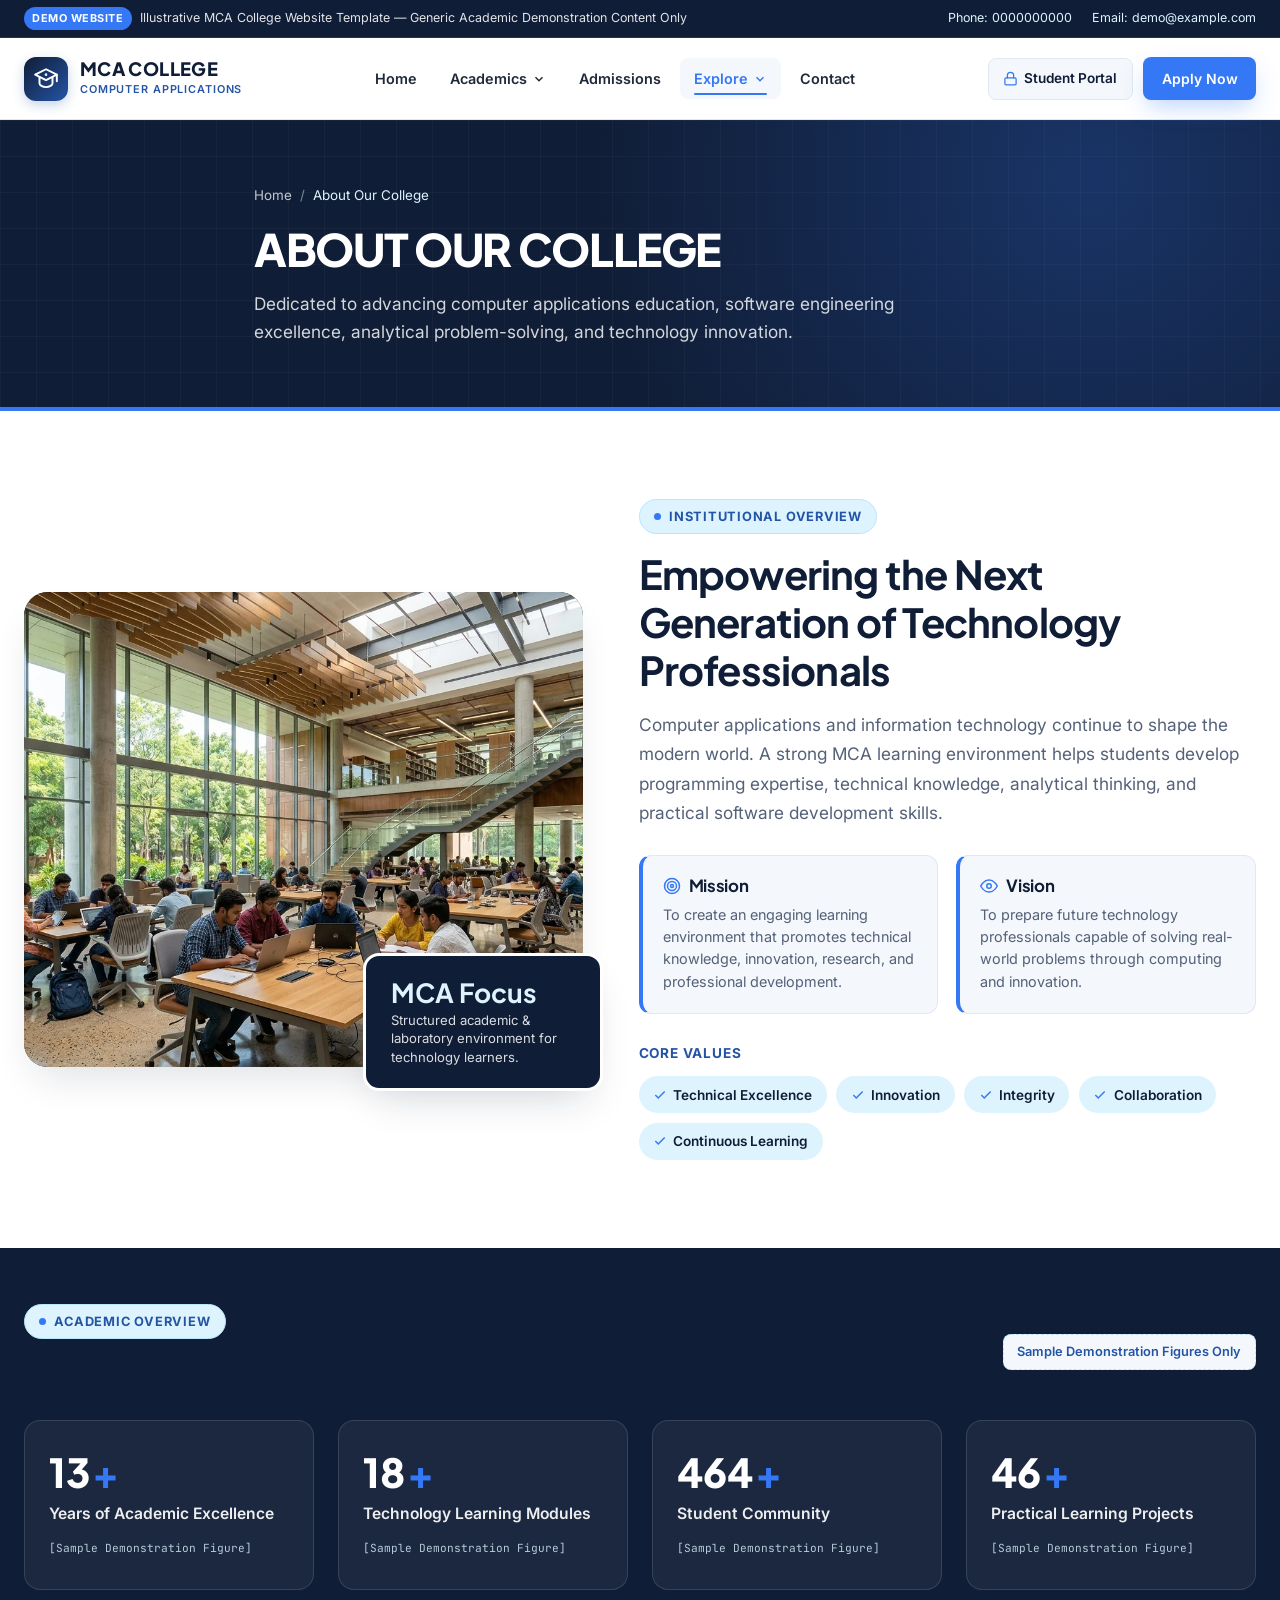
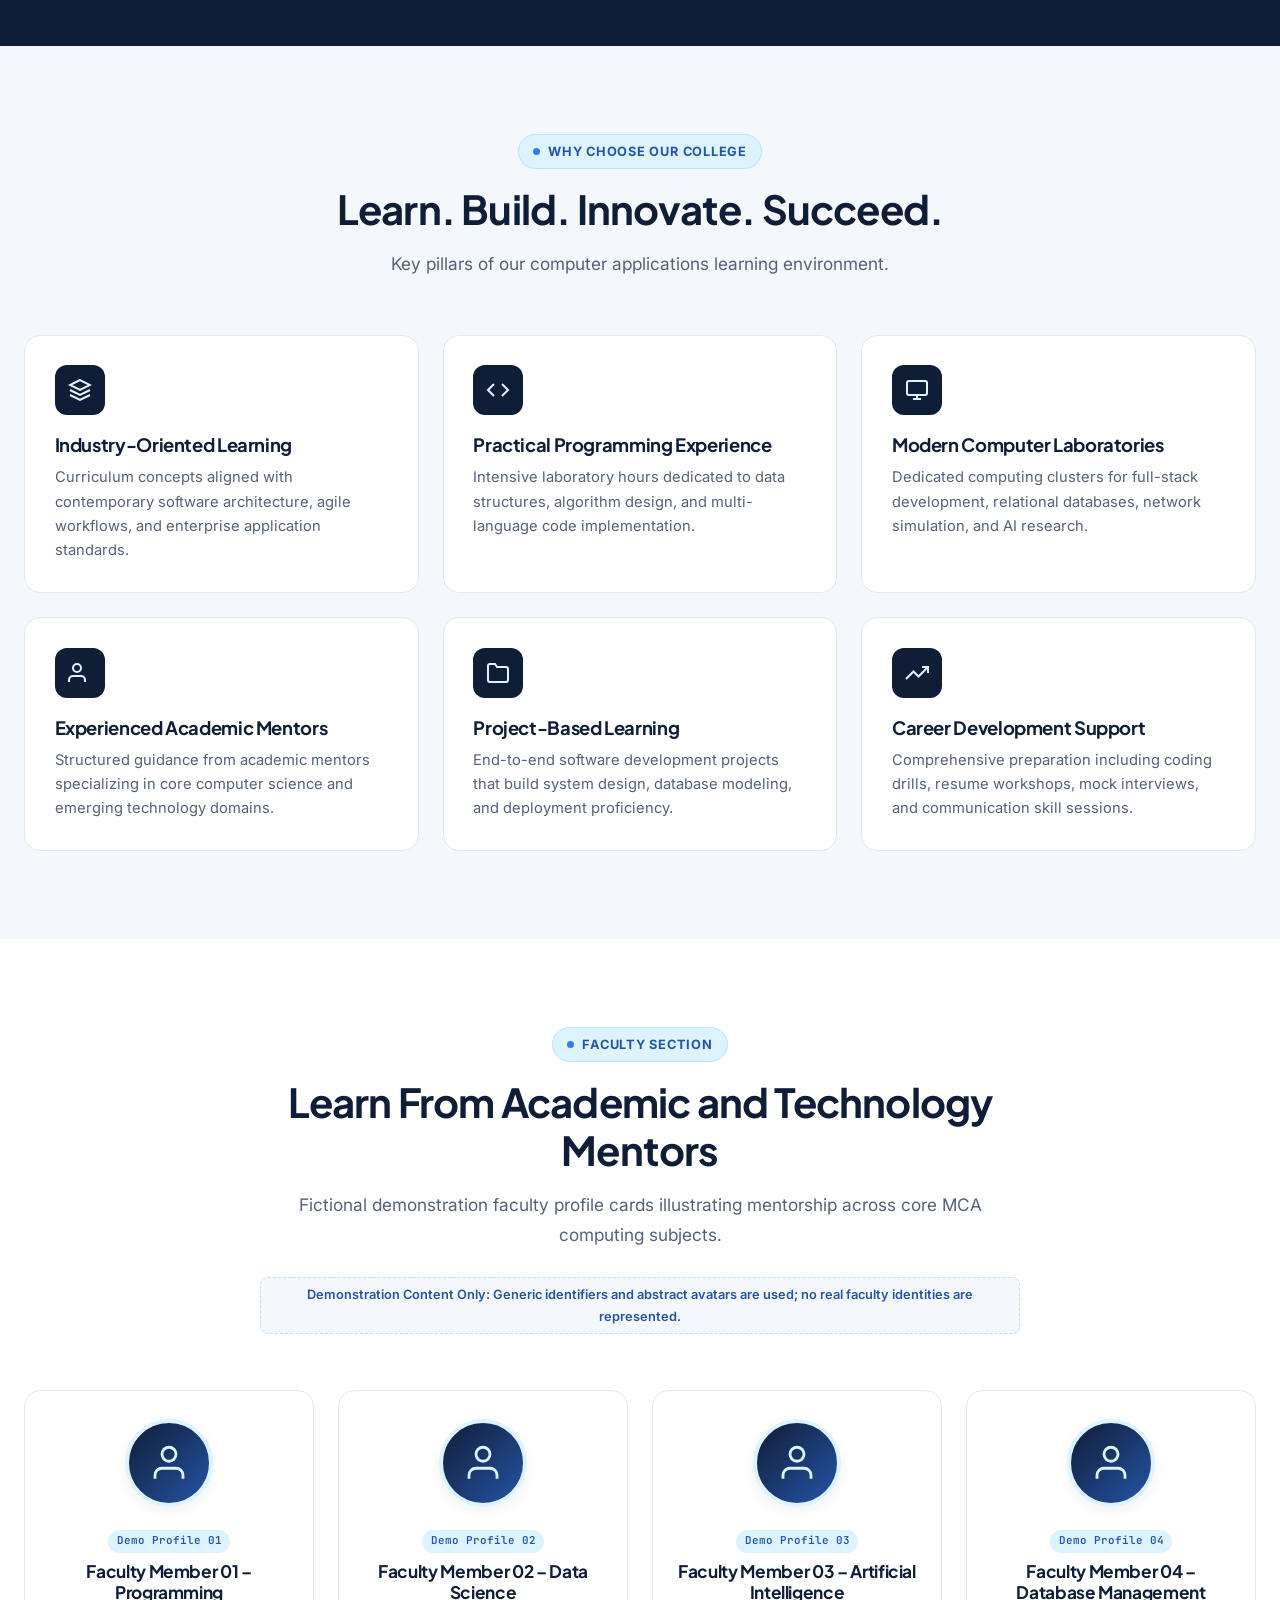
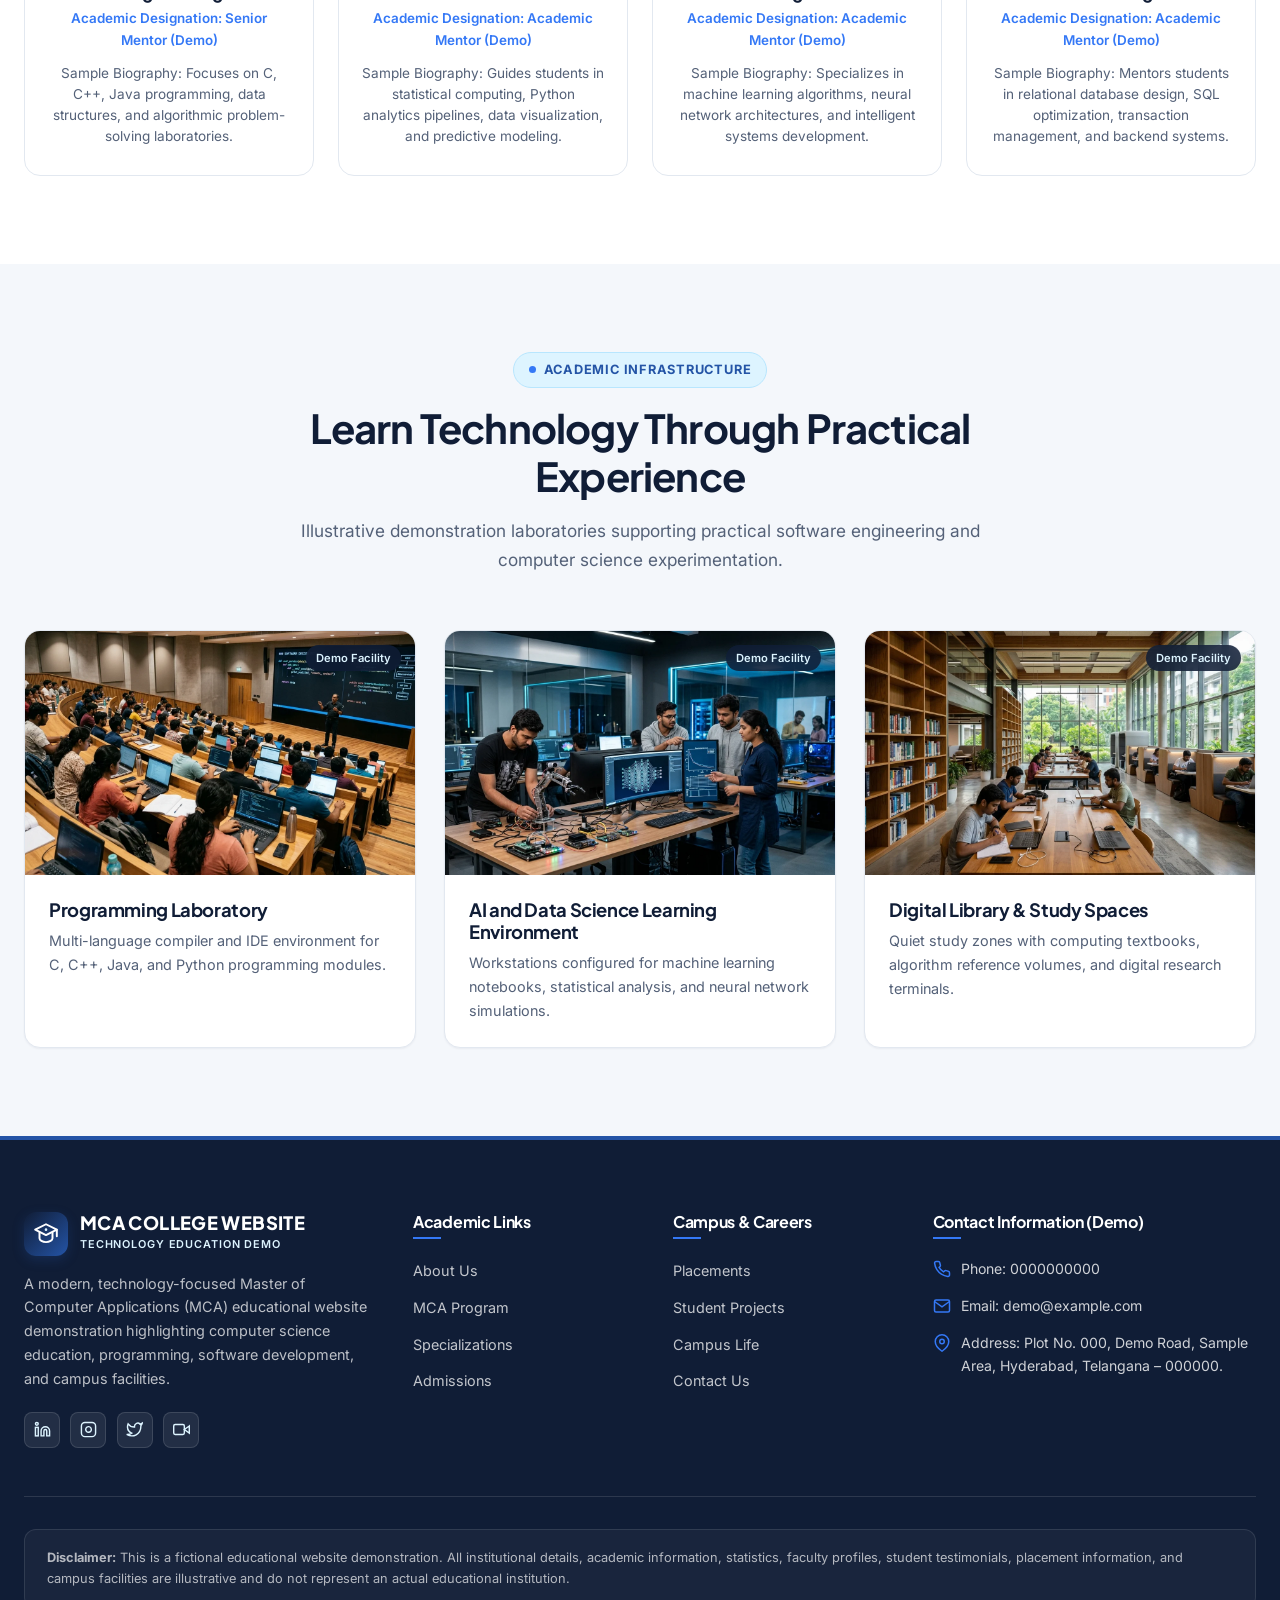
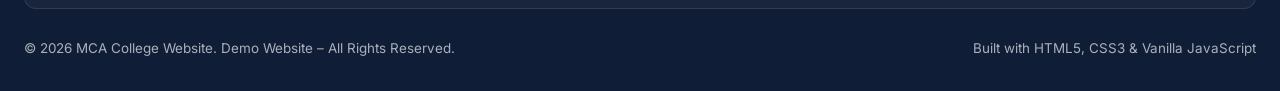
<file: about.html>
<!DOCTYPE html>
<html lang="en">
<head>
  <meta charset="UTF-8">
  <meta name="viewport" content="width=device-width, initial-scale=1.0">
  <title>About Our College | MCA College Website | Master of Computer Applications Demo</title>
  <meta name="description" content="Explore a modern MCA college website demo featuring computer applications, programming, artificial intelligence, data science, admissions, placements, and campus life in India.">
  <meta name="robots" content="index, follow">

  <!-- Open Graph Meta Tags -->
  <meta property="og:title" content="About Our College | MCA College Website">
  <meta property="og:description" content="Explore a modern MCA college website demo featuring computer applications, programming, artificial intelligence, data science, admissions, placements, and campus life in India.">
  <meta property="og:type" content="website">
  <meta property="og:image" content="assets/images/about-campus.webp">

  <!-- Google Fonts -->
  <link rel="preconnect" href="https://fonts.googleapis.com">
  <link rel="preconnect" href="https://fonts.gstatic.com" crossorigin>
  <link href="https://fonts.googleapis.com/css2?family=Inter:wght@400;500;600;700&family=JetBrains+Mono:wght@500;600&family=Plus+Jakarta+Sans:wght@700;800&display=swap" rel="stylesheet">

  <!-- Stylesheets -->
  <link rel="stylesheet" href="assets/css/style.css">
  <link rel="stylesheet" href="assets/css/responsive.css">
</head>
<body>

  <!-- Top Demo Announcement Bar -->
  <div class="top-demo-bar">
    <div class="container top-demo-bar-inner">
      <div class="top-demo-notice">
        <span class="top-demo-pill">Demo Website</span>
        <span>Illustrative MCA College Website Template — Generic Academic Demonstration Content Only</span>
      </div>
      <div class="top-demo-links">
        <span>Phone: 0000000000</span>
        <span>Email: demo@example.com</span>
      </div>
    </div>
  </div>

  <!-- Sticky Header & Navigation -->
  <header class="site-header" id="siteHeader">
    <div class="container header-inner">
      <a href="index.html" class="brand-logo" aria-label="MCA College Home">
        <div class="brand-icon-box" aria-hidden="true">
          <svg viewBox="0 0 24 24" fill="none" stroke="currentColor" stroke-width="1.8" stroke-linecap="round" stroke-linejoin="round">
            <path d="M12 3L2 8l10 5 10-5-10-5z"/>
            <path d="M6 10.5v5.5c0 1.8 2.7 3.5 6 3.5s6-1.7 6-3.5v-5.5"/>
            <path d="M22 8v6"/>
            <circle cx="12" cy="8" r="1.2" fill="#DDF4FF" stroke="none"/>
          </svg>
        </div>
        <div class="brand-text-wrap">
          <span class="brand-title">MCA COLLEGE</span>
          <span class="brand-subtitle">Computer Applications</span>
        </div>
      </a>

            <!-- Center Section: Clean Navigation with Dropdowns -->
      <nav class="main-nav" id="mainNav" aria-label="Primary Navigation">
        <ul class="nav-list">
          <li class="nav-item">
            <a href="index.html" class="nav-link">Home</a>
          </li>

          <!-- Academics Dropdown -->
          <li class="nav-item dropdown">
            <a href="mca-program.html" class="nav-link dropdown-toggle" aria-haspopup="true" aria-expanded="false">
              <span>Academics</span>
              <svg class="dropdown-chevron" viewBox="0 0 24 24" fill="none" stroke="currentColor" stroke-width="2.5"><polyline points="6 9 12 15 18 9"/></svg>
            </a>
            <ul class="nav-dropdown-menu">
              <li><a href="mca-program.html" class="dropdown-link">MCA Program</a></li>
              <li><a href="specializations.html" class="dropdown-link">Specializations</a></li>
              <li><a href="student-projects.html" class="dropdown-link">Student Projects</a></li>
            </ul>
          </li>

          <li class="nav-item">
            <a href="admissions.html" class="nav-link">Admissions</a>
          </li>

          <!-- Campus & About Dropdown -->
          <li class="nav-item dropdown">
            <a href="about.html" class="nav-link dropdown-toggle" aria-haspopup="true" aria-expanded="false">
              <span>Explore</span>
              <svg class="dropdown-chevron" viewBox="0 0 24 24" fill="none" stroke="currentColor" stroke-width="2.5"><polyline points="6 9 12 15 18 9"/></svg>
            </a>
            <ul class="nav-dropdown-menu">
              <li><a href="about.html" class="dropdown-link">About Us</a></li>
              <li><a href="placements.html" class="dropdown-link">Placements</a></li>
              <li><a href="campus-life.html" class="dropdown-link">Campus Life</a></li>
            </ul>
          </li>

          <li class="nav-item">
            <a href="contact.html" class="nav-link">Contact</a>
          </li>
        </ul>
      </nav>

      <div class="header-actions">
        <a href="#student-portal" class="portal-link" data-demo-modal data-demo-title="Student Portal (Demo Link)" data-demo-desc="This is a frontend demonstration link for the Student Portal. In an active institutional deployment, students log in here to access course materials, lab schedules, attendance, and academic announcements.">
          <svg viewBox="0 0 24 24" fill="none" stroke="currentColor" stroke-width="2" stroke-linecap="round" stroke-linejoin="round"><rect x="3" y="11" width="18" height="11" rx="2" ry="2"/><path d="M7 11V7a5 5 0 0 1 10 0v4"/></svg>
          <span>Student Portal</span>
        </a>
        <a href="admissions.html#enquiry-form" class="btn btn-primary btn-sm">Apply Now</a>
        <button class="mobile-menu-toggle" id="mobileMenuToggle" aria-label="Toggle Navigation Menu" aria-expanded="false">
          <span class="hamburger-line"></span>
          <span class="hamburger-line"></span>
          <span class="hamburger-line"></span>
        </button>
      </div>
    </div>
  </header>

  <main>
    <!-- Page Hero Banner -->
    <section class="page-banner">
      <div class="container page-banner-inner">
        <nav class="breadcrumb" aria-label="Breadcrumb">
          <a href="index.html">Home</a>
          <span class="breadcrumb-sep">/</span>
          <span>About Our College</span>
        </nav>
        <h1>ABOUT OUR COLLEGE</h1>
        <p>Dedicated to advancing computer applications education, software engineering excellence, analytical problem-solving, and technology innovation.</p>
      </div>
    </section>

    <!-- About Our College Main Section -->
    <section class="section">
      <div class="container about-grid">
        <div class="about-image-wrap reveal">
          <div class="about-main-img">
            <img src="assets/images/about-campus.webp" alt="Modern computer science classroom and collaborative campus environment">
          </div>
          <div class="about-experience-badge">
            <strong>MCA Focus</strong>
            <span>Structured academic &amp; laboratory environment for technology learners.</span>
          </div>
        </div>

        <div class="about-content reveal">
          <div class="eyebrow">
            <span class="eyebrow-dot"></span>
            <span>INSTITUTIONAL OVERVIEW</span>
          </div>
          <h2 class="section-title">Empowering the Next Generation of Technology Professionals</h2>
          <p class="section-desc">Computer applications and information technology continue to shape the modern world. A strong MCA learning environment helps students develop programming expertise, technical knowledge, analytical thinking, and practical software development skills.</p>

          <div class="mv-cards">
            <div class="mv-card">
              <h3>
                <svg viewBox="0 0 24 24" fill="none" stroke="currentColor" stroke-width="2"><circle cx="12" cy="12" r="10"/><circle cx="12" cy="12" r="6"/><circle cx="12" cy="12" r="2"/></svg>
                <span>Mission</span>
              </h3>
              <p>To create an engaging learning environment that promotes technical knowledge, innovation, research, and professional development.</p>
            </div>

            <div class="mv-card">
              <h3>
                <svg viewBox="0 0 24 24" fill="none" stroke="currentColor" stroke-width="2"><path d="M1 12s4-8 11-8 11 8 11 8-4 8-11 8-11-8-11-8z"/><circle cx="12" cy="12" r="3"/></svg>
                <span>Vision</span>
              </h3>
              <p>To prepare future technology professionals capable of solving real-world problems through computing and innovation.</p>
            </div>
          </div>

          <div class="core-values-wrap">
            <div class="core-values-title">Core Values</div>
            <div class="core-values-list">
              <span class="value-pill">
                <svg viewBox="0 0 24 24" fill="none" stroke="currentColor" stroke-width="2.5"><polyline points="20 6 9 17 4 12"/></svg>
                Technical Excellence
              </span>
              <span class="value-pill">
                <svg viewBox="0 0 24 24" fill="none" stroke="currentColor" stroke-width="2.5"><polyline points="20 6 9 17 4 12"/></svg>
                Innovation
              </span>
              <span class="value-pill">
                <svg viewBox="0 0 24 24" fill="none" stroke="currentColor" stroke-width="2.5"><polyline points="20 6 9 17 4 12"/></svg>
                Integrity
              </span>
              <span class="value-pill">
                <svg viewBox="0 0 24 24" fill="none" stroke="currentColor" stroke-width="2.5"><polyline points="20 6 9 17 4 12"/></svg>
                Collaboration
              </span>
              <span class="value-pill">
                <svg viewBox="0 0 24 24" fill="none" stroke="currentColor" stroke-width="2.5"><polyline points="20 6 9 17 4 12"/></svg>
                Continuous Learning
              </span>
            </div>
          </div>
        </div>
      </div>
    </section>

    <!-- Animated Statistics Section -->
    <section class="stats-section">
      <div class="container">
        <div class="stats-top-bar">
          <div>
            <span class="eyebrow"><span class="eyebrow-dot"></span> Academic Overview</span>
            <h2 style="font-size: 1.5rem; margin-top: 0.25rem;">Illustrative Institutional Highlights</h2>
          </div>
          <div class="demo-badge-note">
            <span>Sample Demonstration Figures Only</span>
          </div>
        </div>

        <div class="stats-grid">
          <div class="stat-card reveal">
            <div class="stat-number-wrap"><span data-counter="15">15</span><span class="stat-suffix">+</span></div>
            <div class="stat-label">Years of Academic Excellence</div>
            <span class="stat-tag">[Sample Demonstration Figure]</span>
          </div>
          <div class="stat-card reveal">
            <div class="stat-number-wrap"><span data-counter="20">20</span><span class="stat-suffix">+</span></div>
            <div class="stat-label">Technology Learning Modules</div>
            <span class="stat-tag">[Sample Demonstration Figure]</span>
          </div>
          <div class="stat-card reveal">
            <div class="stat-number-wrap"><span data-counter="500">500</span><span class="stat-suffix">+</span></div>
            <div class="stat-label">Student Community</div>
            <span class="stat-tag">[Sample Demonstration Figure]</span>
          </div>
          <div class="stat-card reveal">
            <div class="stat-number-wrap"><span data-counter="50">50</span><span class="stat-suffix">+</span></div>
            <div class="stat-label">Practical Learning Projects</div>
            <span class="stat-tag">[Sample Demonstration Figure]</span>
          </div>
        </div>
      </div>
    </section>

    <!-- Why Choose Our College -->
    <section class="section bg-light">
      <div class="container">
        <div class="section-header reveal">
          <div class="eyebrow"><span class="eyebrow-dot"></span> WHY CHOOSE OUR COLLEGE</div>
          <h2 class="section-title">Learn. Build. Innovate. Succeed.</h2>
          <p class="section-desc">Key pillars of our computer applications learning environment.</p>
        </div>

        <div class="features-grid">
          <div class="feature-card reveal">
            <div class="feature-icon"><svg viewBox="0 0 24 24" fill="none" stroke="currentColor" stroke-width="2"><polygon points="12 2 2 7 12 12 22 7 12 2"/><polyline points="2 17 12 22 22 17"/><polyline points="2 12 12 17 22 12"/></svg></div>
            <h3>Industry-Oriented Learning</h3>
            <p>Curriculum concepts aligned with contemporary software architecture, agile workflows, and enterprise application standards.</p>
          </div>
          <div class="feature-card reveal">
            <div class="feature-icon"><svg viewBox="0 0 24 24" fill="none" stroke="currentColor" stroke-width="2"><polyline points="16 18 22 12 16 6"/><polyline points="8 6 2 12 8 18"/></svg></div>
            <h3>Practical Programming Experience</h3>
            <p>Intensive laboratory hours dedicated to data structures, algorithm design, and multi-language code implementation.</p>
          </div>
          <div class="feature-card reveal">
            <div class="feature-icon"><svg viewBox="0 0 24 24" fill="none" stroke="currentColor" stroke-width="2"><rect x="2" y="3" width="20" height="14" rx="2"/><line x1="8" y1="21" x2="16" y2="21"/><line x1="12" y1="17" x2="12" y2="21"/></svg></div>
            <h3>Modern Computer Laboratories</h3>
            <p>Dedicated computing clusters for full-stack development, relational databases, network simulation, and AI research.</p>
          </div>
          <div class="feature-card reveal">
            <div class="feature-icon"><svg viewBox="0 0 24 24" fill="none" stroke="currentColor" stroke-width="2"><path d="M17 21v-2a4 4 0 0 0-4-4H5a4 4 0 0 0-4 4v2"/><circle cx="9" cy="7" r="4"/></svg></div>
            <h3>Experienced Academic Mentors</h3>
            <p>Structured guidance from academic mentors specializing in core computer science and emerging technology domains.</p>
          </div>
          <div class="feature-card reveal">
            <div class="feature-icon"><svg viewBox="0 0 24 24" fill="none" stroke="currentColor" stroke-width="2"><path d="M22 19a2 2 0 0 1-2 2H4a2 2 0 0 1-2-2V5a2 2 0 0 1 2-2h5l2 3h9a2 2 0 0 1 2 2z"/></svg></div>
            <h3>Project-Based Learning</h3>
            <p>End-to-end software development projects that build system design, database modeling, and deployment proficiency.</p>
          </div>
          <div class="feature-card reveal">
            <div class="feature-icon"><svg viewBox="0 0 24 24" fill="none" stroke="currentColor" stroke-width="2"><polyline points="23 6 13.5 15.5 8.5 10.5 1 18"/><polyline points="17 6 23 6 23 12"/></svg></div>
            <h3>Career Development Support</h3>
            <p>Comprehensive preparation including coding drills, resume workshops, mock interviews, and communication skill sessions.</p>
          </div>
        </div>
      </div>
    </section>

    <!-- Faculty Section -->
    <section class="section" id="faculty">
      <div class="container">
        <div class="section-header reveal">
          <div class="eyebrow"><span class="eyebrow-dot"></span> FACULTY SECTION</div>
          <h2 class="section-title">Learn From Academic and Technology Mentors</h2>
          <p class="section-desc">Fictional demonstration faculty profile cards illustrating mentorship across core MCA computing subjects.</p>
          <div class="demo-badge-note">
            <span>Demonstration Content Only: Generic identifiers and abstract avatars are used; no real faculty identities are represented.</span>
          </div>
        </div>

        <div class="faculty-grid">
          <article class="faculty-card reveal">
            <div class="faculty-avatar" aria-hidden="true">
              <svg viewBox="0 0 24 24" fill="none" stroke="currentColor" stroke-width="1.6"><path d="M20 21v-2a4 4 0 0 0-4-4H8a4 4 0 0 0-4 4v2"/><circle cx="12" cy="7" r="4"/></svg>
            </div>
            <span class="faculty-demo-tag">Demo Profile 01</span>
            <h3>Faculty Member 01 – Programming</h3>
            <div class="faculty-role">Academic Designation: Senior Mentor (Demo)</div>
            <p class="faculty-bio">Sample Biography: Focuses on C, C++, Java programming, data structures, and algorithmic problem-solving laboratories.</p>
          </article>

          <article class="faculty-card reveal">
            <div class="faculty-avatar" aria-hidden="true">
              <svg viewBox="0 0 24 24" fill="none" stroke="currentColor" stroke-width="1.6"><path d="M20 21v-2a4 4 0 0 0-4-4H8a4 4 0 0 0-4 4v2"/><circle cx="12" cy="7" r="4"/></svg>
            </div>
            <span class="faculty-demo-tag">Demo Profile 02</span>
            <h3>Faculty Member 02 – Data Science</h3>
            <div class="faculty-role">Academic Designation: Academic Mentor (Demo)</div>
            <p class="faculty-bio">Sample Biography: Guides students in statistical computing, Python analytics pipelines, data visualization, and predictive modeling.</p>
          </article>

          <article class="faculty-card reveal">
            <div class="faculty-avatar" aria-hidden="true">
              <svg viewBox="0 0 24 24" fill="none" stroke="currentColor" stroke-width="1.6"><path d="M20 21v-2a4 4 0 0 0-4-4H8a4 4 0 0 0-4 4v2"/><circle cx="12" cy="7" r="4"/></svg>
            </div>
            <span class="faculty-demo-tag">Demo Profile 03</span>
            <h3>Faculty Member 03 – Artificial Intelligence</h3>
            <div class="faculty-role">Academic Designation: Academic Mentor (Demo)</div>
            <p class="faculty-bio">Sample Biography: Specializes in machine learning algorithms, neural network architectures, and intelligent systems development.</p>
          </article>

          <article class="faculty-card reveal">
            <div class="faculty-avatar" aria-hidden="true">
              <svg viewBox="0 0 24 24" fill="none" stroke="currentColor" stroke-width="1.6"><path d="M20 21v-2a4 4 0 0 0-4-4H8a4 4 0 0 0-4 4v2"/><circle cx="12" cy="7" r="4"/></svg>
            </div>
            <span class="faculty-demo-tag">Demo Profile 04</span>
            <h3>Faculty Member 04 – Database Management</h3>
            <div class="faculty-role">Academic Designation: Academic Mentor (Demo)</div>
            <p class="faculty-bio">Sample Biography: Mentors students in relational database design, SQL optimization, transaction management, and backend systems.</p>
          </article>
        </div>
      </div>
    </section>

    <!-- Technical Laboratories Preview -->
    <section class="section bg-light">
      <div class="container">
        <div class="section-header reveal">
          <div class="eyebrow"><span class="eyebrow-dot"></span> ACADEMIC INFRASTRUCTURE</div>
          <h2 class="section-title">Learn Technology Through Practical Experience</h2>
          <p class="section-desc">Illustrative demonstration laboratories supporting practical software engineering and computer science experimentation.</p>
        </div>

        <div class="labs-grid">
          <article class="lab-card reveal">
            <div class="lab-img-box">
              <img src="assets/images/programming-classroom.webp" alt="Programming Laboratory">
              <span class="lab-badge">Demo Facility</span>
            </div>
            <div class="lab-body">
              <h3>Programming Laboratory</h3>
              <p>Multi-language compiler and IDE environment for C, C++, Java, and Python programming modules.</p>
            </div>
          </article>
          <article class="lab-card reveal">
            <div class="lab-img-box">
              <img src="assets/images/ai-lab.webp" alt="AI and Data Science Learning Environment">
              <span class="lab-badge">Demo Facility</span>
            </div>
            <div class="lab-body">
              <h3>AI and Data Science Learning Environment</h3>
              <p>Workstations configured for machine learning notebooks, statistical analysis, and neural network simulations.</p>
            </div>
          </article>
          <article class="lab-card reveal">
            <div class="lab-img-box">
              <img src="assets/images/library.webp" alt="Library and Study Spaces">
              <span class="lab-badge">Demo Facility</span>
            </div>
            <div class="lab-body">
              <h3>Digital Library &amp; Study Spaces</h3>
              <p>Quiet study zones with computing textbooks, algorithm reference volumes, and digital research terminals.</p>
            </div>
          </article>
        </div>
      </div>
    </section>
  </main>

  <!-- Footer -->
  <footer class="site-footer">
    <div class="container">
      <div class="footer-grid">
        <div class="footer-brand">
          <a href="index.html" class="brand-logo" aria-label="MCA College Website">
            <div class="brand-icon-box" aria-hidden="true">
              <svg viewBox="0 0 24 24" fill="none" stroke="currentColor" stroke-width="1.8" stroke-linecap="round" stroke-linejoin="round">
                <path d="M12 3L2 8l10 5 10-5-10-5z"/>
                <path d="M6 10.5v5.5c0 1.8 2.7 3.5 6 3.5s6-1.7 6-3.5v-5.5"/>
                <path d="M22 8v6"/>
                <circle cx="12" cy="8" r="1.2" fill="#DDF4FF" stroke="none"/>
              </svg>
            </div>
            <div class="brand-text-wrap">
              <span class="brand-title">MCA COLLEGE WEBSITE</span>
              <span class="brand-subtitle">Technology Education Demo</span>
            </div>
          </a>
          <p class="footer-desc">A modern, technology-focused Master of Computer Applications (MCA) educational website demonstration highlighting computer science education, programming, software development, and campus facilities.</p>
          <div class="social-decorative-list" aria-label="Decorative Social Icons (Demo Only)">
            <span class="social-deco-icon" title="Decorative Icon Only"><svg viewBox="0 0 24 24" fill="none" stroke="currentColor" stroke-width="2"><path d="M16 8a6 6 0 0 1 6 6v7h-4v-7a2 2 0 0 0-2-2 2 2 0 0 0-2 2v7h-4v-7a6 6 0 0 1 6-6z"/><rect x="2" y="9" width="4" height="12"/><circle cx="4" cy="4" r="2"/></svg></span>
            <span class="social-deco-icon" title="Decorative Icon Only"><svg viewBox="0 0 24 24" fill="none" stroke="currentColor" stroke-width="2"><rect x="2" y="2" width="20" height="20" rx="5" ry="5"/><path d="M16 11.37A4 4 0 1 1 12.63 8 4 4 0 0 1 16 11.37z"/><line x1="17.5" y1="6.5" x2="17.51" y2="6.5"/></svg></span>
            <span class="social-deco-icon" title="Decorative Icon Only"><svg viewBox="0 0 24 24" fill="none" stroke="currentColor" stroke-width="2"><path d="M23 3a10.9 10.9 0 0 1-3.14 1.53 4.48 4.48 0 0 0-7.86 3v1A10.66 10.66 0 0 1 3 4s-4 9 5 13a11.64 11.64 0 0 1-7 2c9 5 20 0 20-11.5a4.5 4.5 0 0 0-.08-.83A7.72 7.72 0 0 0 23 3z"/></svg></span>
            <span class="social-deco-icon" title="Decorative Icon Only"><svg viewBox="0 0 24 24" fill="none" stroke="currentColor" stroke-width="2"><polygon points="23 7 16 12 23 17 23 7"/><rect x="1" y="5" width="15" height="14" rx="2" ry="2"/></svg></span>
          </div>
        </div>

        <div class="footer-col">
          <h4>Academic Links</h4>
          <ul class="footer-links">
            <li><a href="about.html">About Us</a></li>
            <li><a href="mca-program.html">MCA Program</a></li>
            <li><a href="specializations.html">Specializations</a></li>
            <li><a href="admissions.html">Admissions</a></li>
          </ul>
        </div>

        <div class="footer-col">
          <h4>Campus &amp; Careers</h4>
          <ul class="footer-links">
            <li><a href="placements.html">Placements</a></li>
            <li><a href="student-projects.html">Student Projects</a></li>
            <li><a href="campus-life.html">Campus Life</a></li>
            <li><a href="contact.html">Contact Us</a></li>
          </ul>
        </div>

        <div class="footer-col">
          <h4>Contact Information (Demo)</h4>
          <div class="footer-contact-list">
            <div class="footer-contact-item">
              <svg viewBox="0 0 24 24" fill="none" stroke="currentColor" stroke-width="2"><path d="M22 16.92v3a2 2 0 0 1-2.18 2 19.79 19.79 0 0 1-8.63-3.07 19.5 19.5 0 0 1-6-6 19.79 19.79 0 0 1-3.07-8.67A2 2 0 0 1 4.11 2h3a2 2 0 0 1 2 1.72 12.84 12.84 0 0 0 .7 2.81 2 2 0 0 1-.45 2.11L8.09 9.91a16 16 0 0 0 6 6l1.27-1.27a2 2 0 0 1 2.11-.45 12.84 12.84 0 0 0 2.81.7A2 2 0 0 1 22 16.92z"/></svg>
              <span>Phone: 0000000000</span>
            </div>
            <div class="footer-contact-item">
              <svg viewBox="0 0 24 24" fill="none" stroke="currentColor" stroke-width="2"><path d="M4 4h16c1.1 0 2 .9 2 2v12c0 1.1-.9 2-2 2H4c-1.1 0-2-.9-2-2V6c0-1.1.9-2 2-2z"/><polyline points="22,6 12,13 2,6"/></svg>
              <span>Email: <a href="mailto:demo@example.com">demo@example.com</a></span>
            </div>
            <div class="footer-contact-item">
              <svg viewBox="0 0 24 24" fill="none" stroke="currentColor" stroke-width="2"><path d="M21 10c0 7-9 13-9 13s-9-6-9-13a9 9 0 0 1 18 0z"/><circle cx="12" cy="10" r="3"/></svg>
              <span>Address: Plot No. 000, Demo Road, Sample Area, Hyderabad, Telangana – 000000.</span>
            </div>
          </div>
        </div>
      </div>

      <div class="footer-disclaimer-box">
        <strong>Disclaimer:</strong> This is a fictional educational website demonstration. All institutional details, academic information, statistics, faculty profiles, student testimonials, placement information, and campus facilities are illustrative and do not represent an actual educational institution.
      </div>

      <div class="footer-bottom">
        <span>&copy; 2026 MCA College Website. Demo Website – All Rights Reserved.</span>
        <span>Built with HTML5, CSS3 &amp; Vanilla JavaScript</span>
      </div>
    </div>
  </footer>

  <!-- Interactive Demo Feature Modal -->
  <div class="demo-info-modal" id="demoInfoModal" aria-hidden="true" role="dialog" aria-labelledby="demoModalTitle">
    <div class="demo-info-dialog">
      <div class="eyebrow" style="margin-bottom: 0.75rem;"><span class="eyebrow-dot"></span> Interactive Demo Preview</div>
      <h3 id="demoModalTitle" style="margin-bottom: 0.65rem;">Demonstration Feature</h3>
      <p id="demoModalBody" style="margin-bottom: 1.5rem;">This interactive feature is part of the MCA College Website demonstration template.</p>
      <div style="display: flex; justify-content: flex-end; gap: 0.75rem;">
        <button type="button" class="btn btn-primary btn-sm" id="demoModalClose">Close Preview</button>
      </div>
    </div>
  </div>

  <button class="back-to-top" id="backToTop" aria-label="Scroll back to top">
    <svg viewBox="0 0 24 24" fill="none" stroke="currentColor" stroke-width="2.5" stroke-linecap="round" stroke-linejoin="round"><polyline points="18 15 12 9 6 15"/></svg>
  </button>

  <script src="assets/js/script.js"></script>
</body>
</html>
</file>
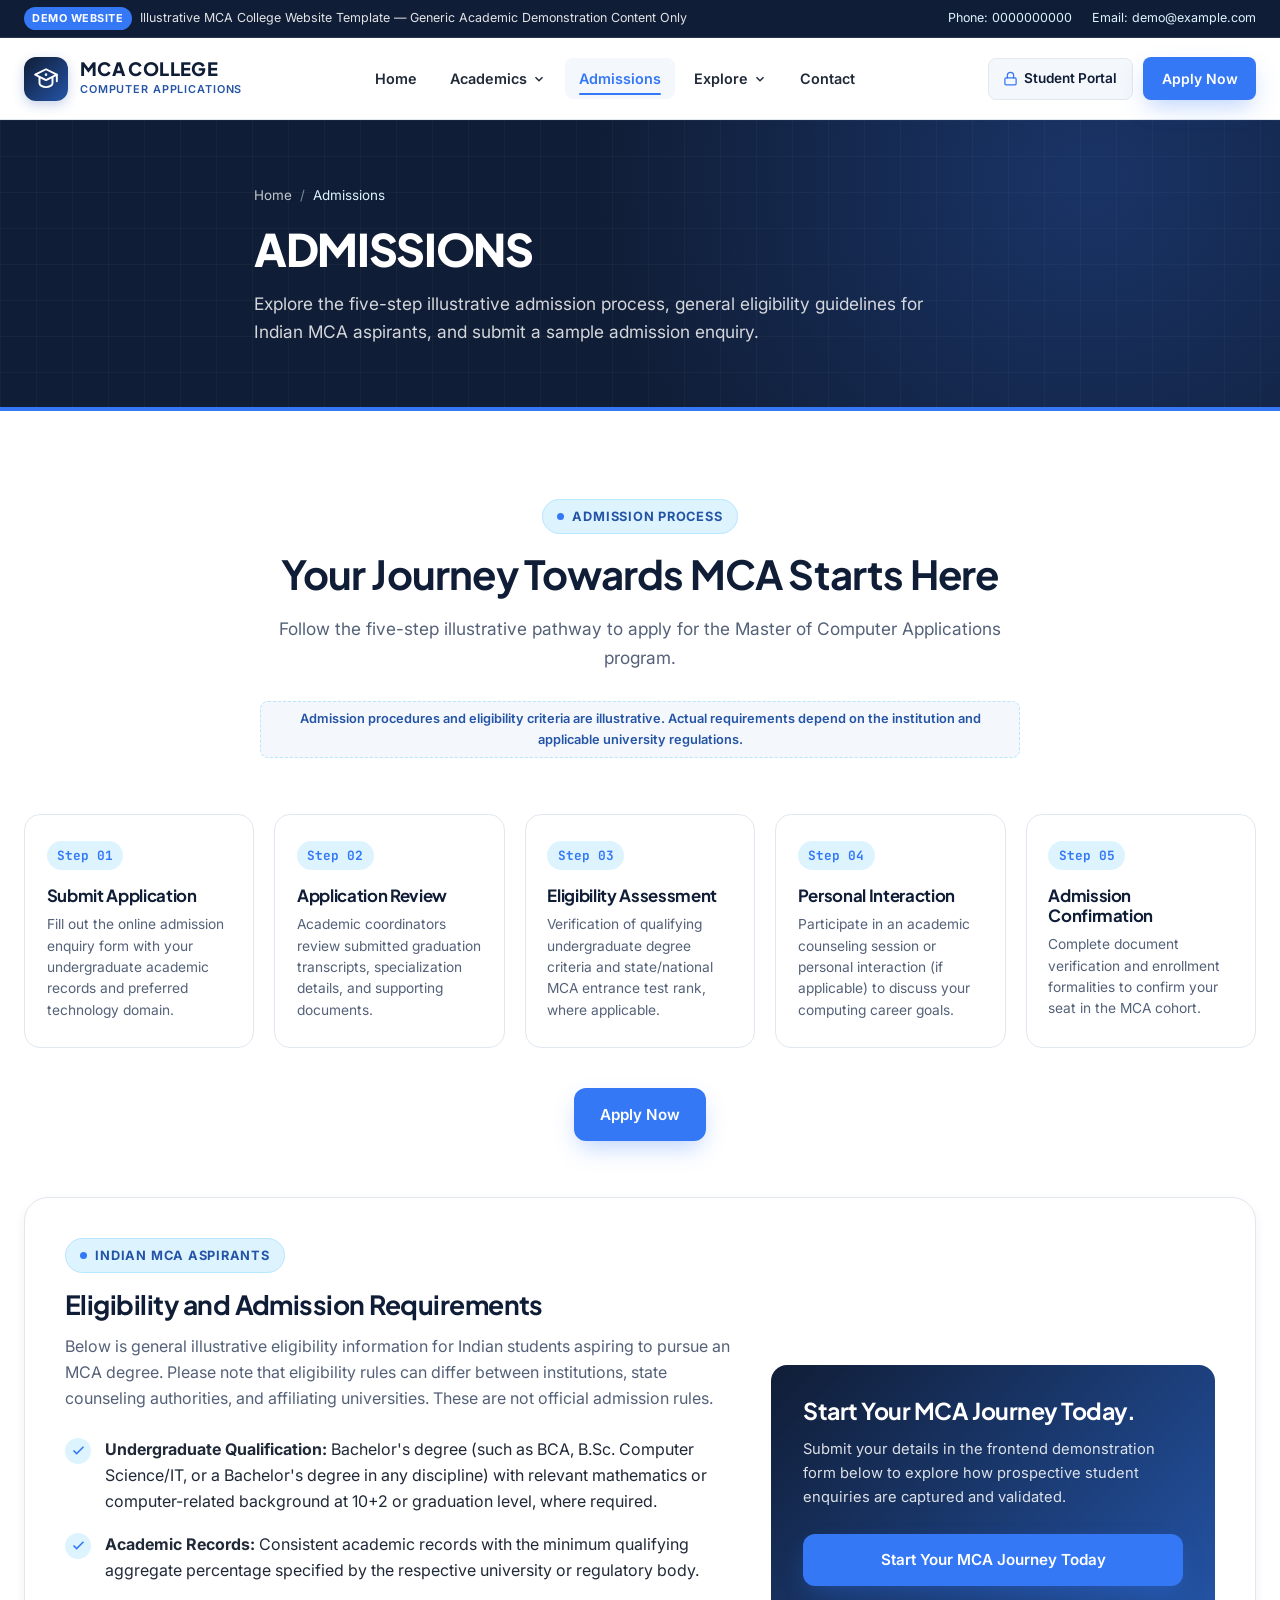
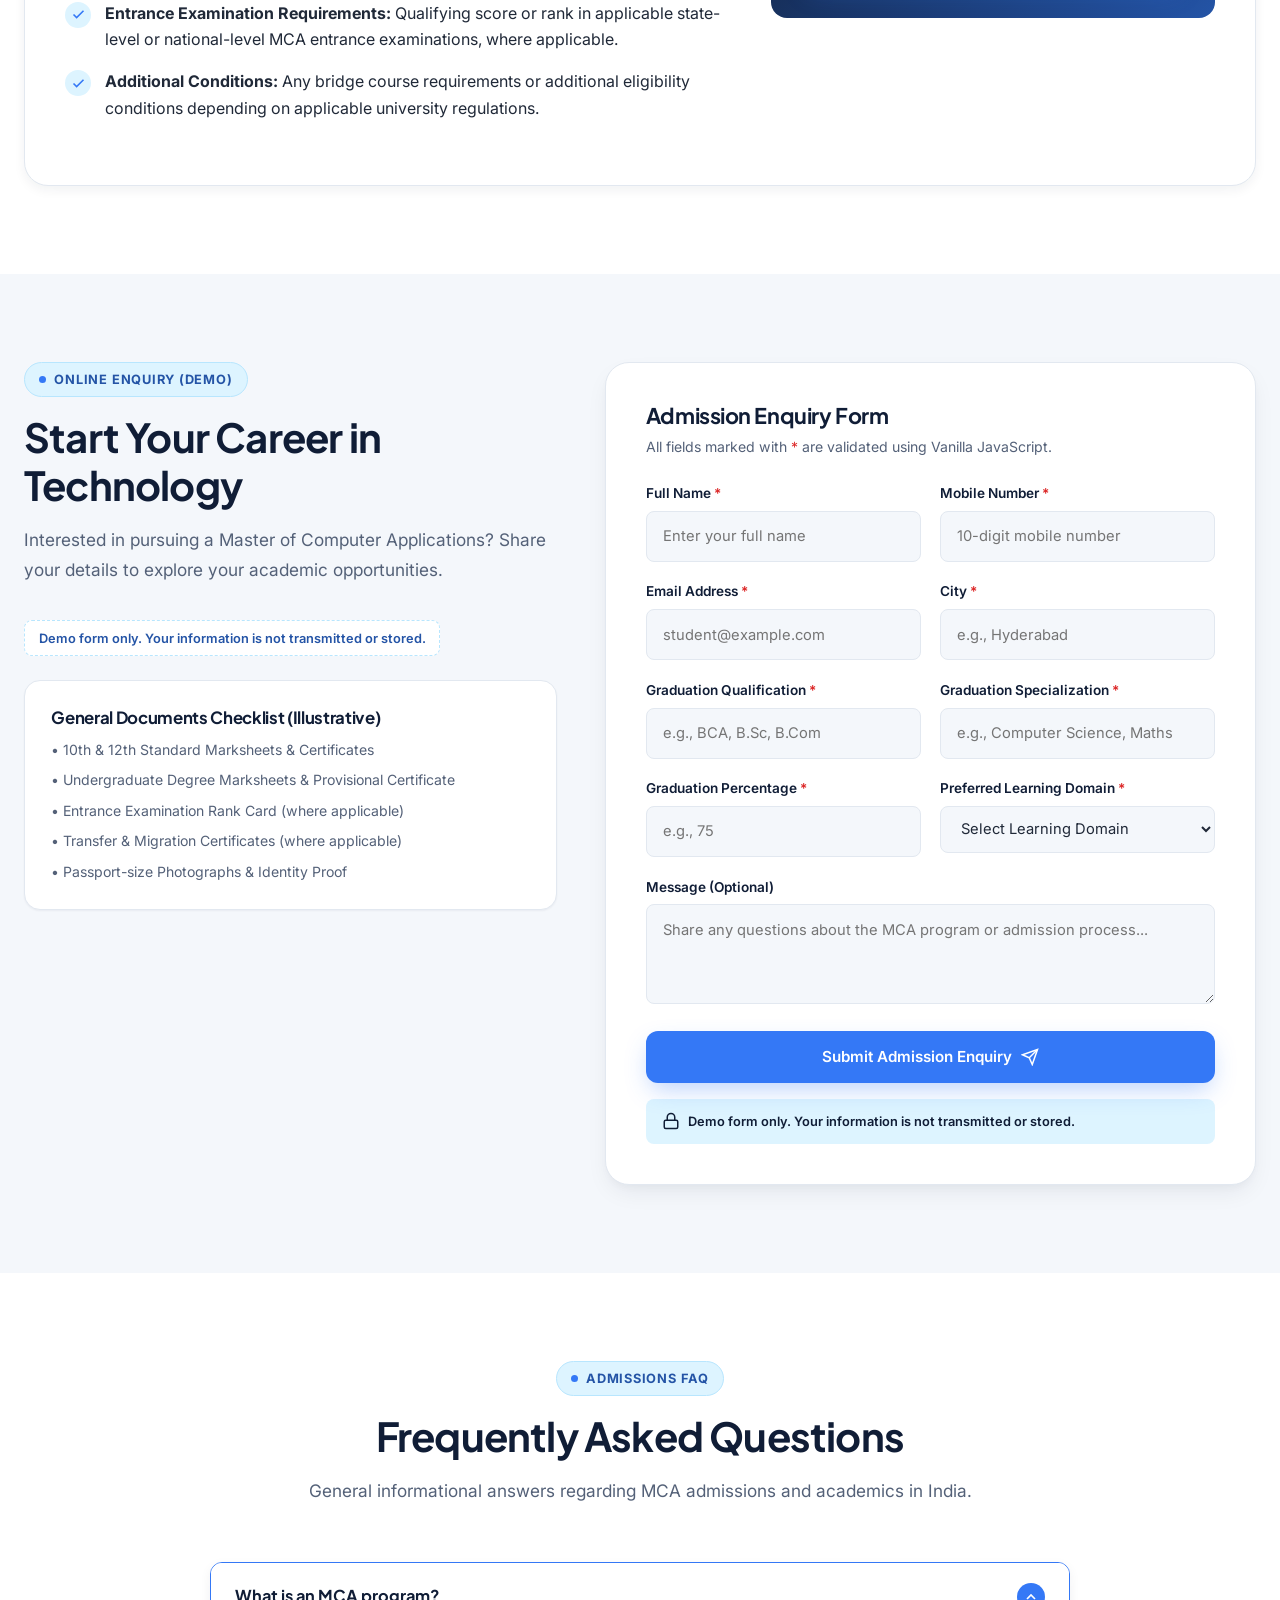
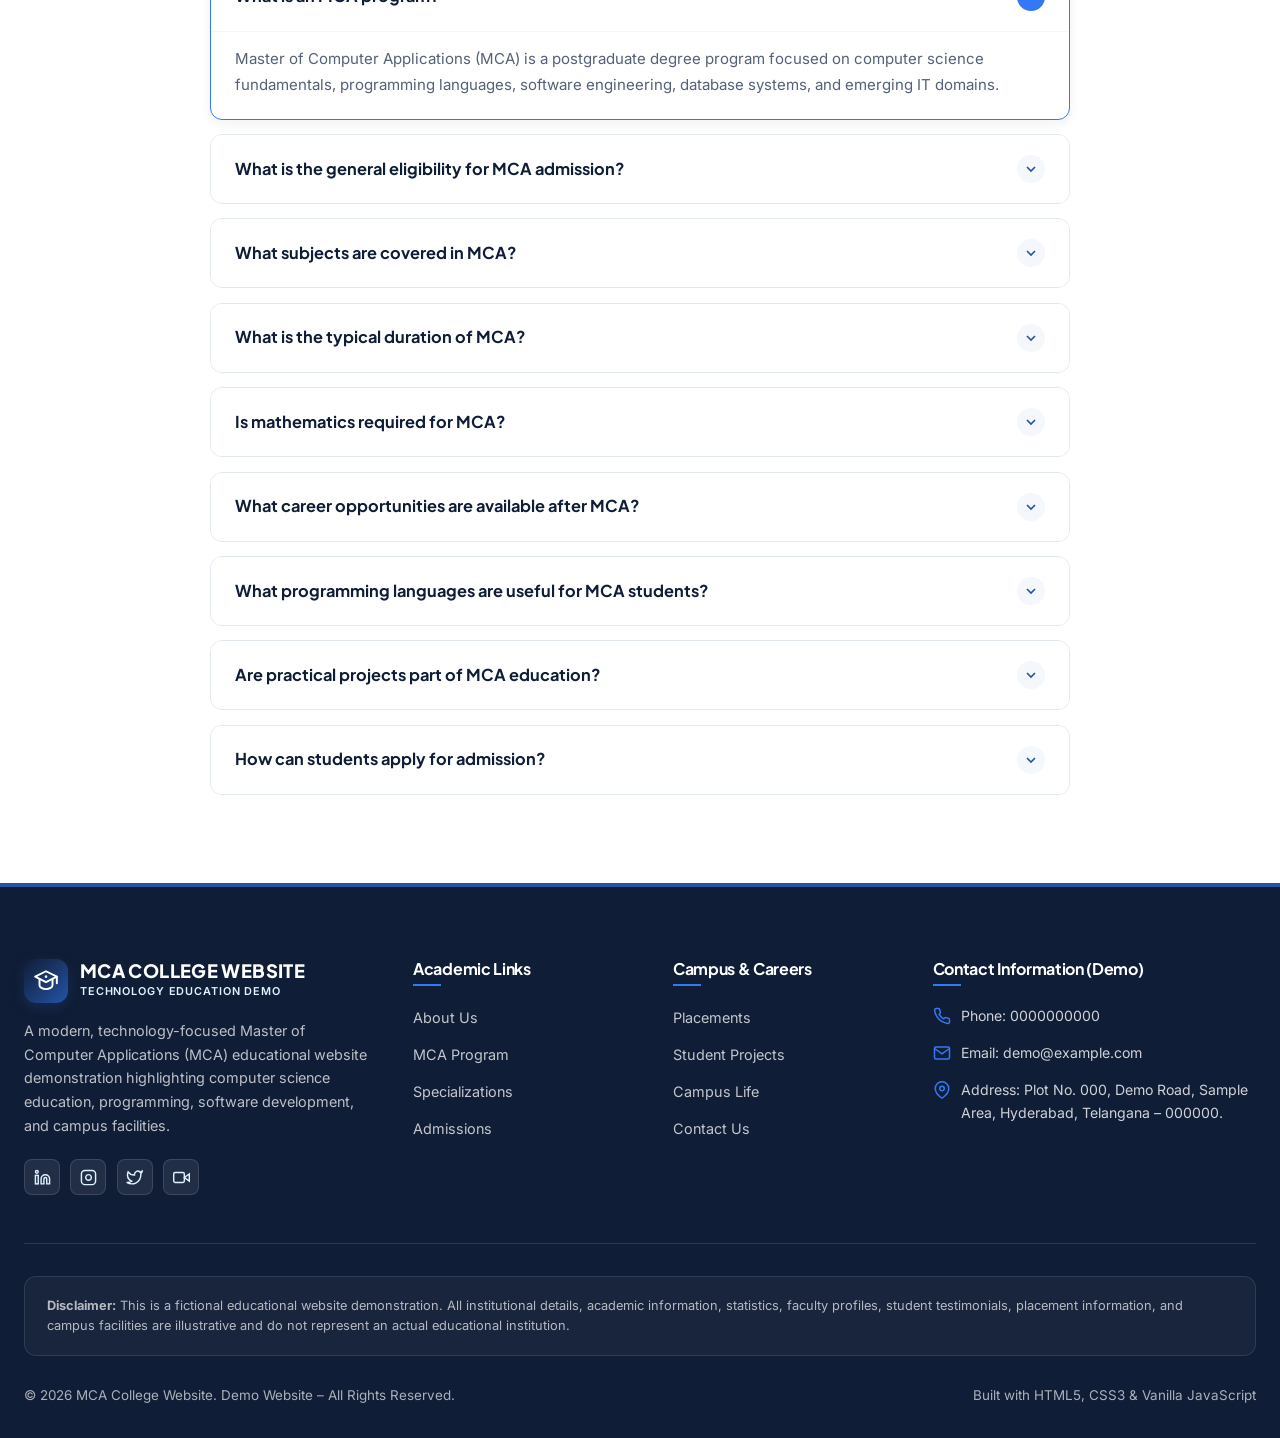
<file: admissions.html>
<!DOCTYPE html>
<html lang="en">
<head>
  <meta charset="UTF-8">
  <meta name="viewport" content="width=device-width, initial-scale=1.0">
  <title>Admissions | MCA College Website | Master of Computer Applications Demo</title>
  <meta name="description" content="Explore a modern MCA college website demo featuring computer applications, programming, artificial intelligence, data science, admissions, placements, and campus life in India.">
  <meta name="robots" content="index, follow">

  <!-- Open Graph Meta Tags -->
  <meta property="og:title" content="Admissions | MCA College Website">
  <meta property="og:description" content="Explore the illustrative MCA admission process, general eligibility guidelines for Indian MCA aspirants, FAQs, and interactive frontend admission enquiry form.">
  <meta property="og:type" content="website">
  <meta property="og:image" content="assets/images/hero-campus.webp">

  <!-- Google Fonts -->
  <link rel="preconnect" href="https://fonts.googleapis.com">
  <link rel="preconnect" href="https://fonts.gstatic.com" crossorigin>
  <link href="https://fonts.googleapis.com/css2?family=Inter:wght@400;500;600;700&family=JetBrains+Mono:wght@500;600&family=Plus+Jakarta+Sans:wght@700;800&display=swap" rel="stylesheet">

  <!-- Stylesheets -->
  <link rel="stylesheet" href="assets/css/style.css">
  <link rel="stylesheet" href="assets/css/responsive.css">
</head>
<body>

  <!-- Top Demo Announcement Bar -->
  <div class="top-demo-bar">
    <div class="container top-demo-bar-inner">
      <div class="top-demo-notice">
        <span class="top-demo-pill">Demo Website</span>
        <span>Illustrative MCA College Website Template — Generic Academic Demonstration Content Only</span>
      </div>
      <div class="top-demo-links">
        <span>Phone: 0000000000</span>
        <span>Email: demo@example.com</span>
      </div>
    </div>
  </div>

  <!-- Sticky Header & Navigation -->
  <header class="site-header" id="siteHeader">
    <div class="container header-inner">
      <a href="index.html" class="brand-logo" aria-label="MCA College Home">
        <div class="brand-icon-box" aria-hidden="true">
          <svg viewBox="0 0 24 24" fill="none" stroke="currentColor" stroke-width="1.8" stroke-linecap="round" stroke-linejoin="round">
            <path d="M12 3L2 8l10 5 10-5-10-5z"/>
            <path d="M6 10.5v5.5c0 1.8 2.7 3.5 6 3.5s6-1.7 6-3.5v-5.5"/>
            <path d="M22 8v6"/>
            <circle cx="12" cy="8" r="1.2" fill="#DDF4FF" stroke="none"/>
          </svg>
        </div>
        <div class="brand-text-wrap">
          <span class="brand-title">MCA COLLEGE</span>
          <span class="brand-subtitle">Computer Applications</span>
        </div>
      </a>

            <!-- Center Section: Clean Navigation with Dropdowns -->
      <nav class="main-nav" id="mainNav" aria-label="Primary Navigation">
        <ul class="nav-list">
          <li class="nav-item">
            <a href="index.html" class="nav-link">Home</a>
          </li>

          <!-- Academics Dropdown -->
          <li class="nav-item dropdown">
            <a href="mca-program.html" class="nav-link dropdown-toggle" aria-haspopup="true" aria-expanded="false">
              <span>Academics</span>
              <svg class="dropdown-chevron" viewBox="0 0 24 24" fill="none" stroke="currentColor" stroke-width="2.5"><polyline points="6 9 12 15 18 9"/></svg>
            </a>
            <ul class="nav-dropdown-menu">
              <li><a href="mca-program.html" class="dropdown-link">MCA Program</a></li>
              <li><a href="specializations.html" class="dropdown-link">Specializations</a></li>
              <li><a href="student-projects.html" class="dropdown-link">Student Projects</a></li>
            </ul>
          </li>

          <li class="nav-item">
            <a href="admissions.html" class="nav-link">Admissions</a>
          </li>

          <!-- Campus & About Dropdown -->
          <li class="nav-item dropdown">
            <a href="about.html" class="nav-link dropdown-toggle" aria-haspopup="true" aria-expanded="false">
              <span>Explore</span>
              <svg class="dropdown-chevron" viewBox="0 0 24 24" fill="none" stroke="currentColor" stroke-width="2.5"><polyline points="6 9 12 15 18 9"/></svg>
            </a>
            <ul class="nav-dropdown-menu">
              <li><a href="about.html" class="dropdown-link">About Us</a></li>
              <li><a href="placements.html" class="dropdown-link">Placements</a></li>
              <li><a href="campus-life.html" class="dropdown-link">Campus Life</a></li>
            </ul>
          </li>

          <li class="nav-item">
            <a href="contact.html" class="nav-link">Contact</a>
          </li>
        </ul>
      </nav>

      <div class="header-actions">
        <a href="#student-portal" class="portal-link" data-demo-modal data-demo-title="Student Portal (Demo Link)" data-demo-desc="This is a frontend demonstration link for the Student Portal. In an active institutional deployment, students log in here to access course materials, lab schedules, attendance, and academic announcements.">
          <svg viewBox="0 0 24 24" fill="none" stroke="currentColor" stroke-width="2" stroke-linecap="round" stroke-linejoin="round"><rect x="3" y="11" width="18" height="11" rx="2" ry="2"/><path d="M7 11V7a5 5 0 0 1 10 0v4"/></svg>
          <span>Student Portal</span>
        </a>
        <a href="#enquiry-form" class="btn btn-primary btn-sm">Apply Now</a>
        <button class="mobile-menu-toggle" id="mobileMenuToggle" aria-label="Toggle Navigation Menu" aria-expanded="false">
          <span class="hamburger-line"></span>
          <span class="hamburger-line"></span>
          <span class="hamburger-line"></span>
        </button>
      </div>
    </div>
  </header>

  <main>
    <!-- Page Hero Banner -->
    <section class="page-banner">
      <div class="container page-banner-inner">
        <nav class="breadcrumb" aria-label="Breadcrumb">
          <a href="index.html">Home</a>
          <span class="breadcrumb-sep">/</span>
          <span>Admissions</span>
        </nav>
        <h1>ADMISSIONS</h1>
        <p>Explore the five-step illustrative admission process, general eligibility guidelines for Indian MCA aspirants, and submit a sample admission enquiry.</p>
      </div>
    </section>

    <!-- 12. Admission Process Timeline -->
    <section class="section">
      <div class="container">
        <div class="section-header reveal">
          <div class="eyebrow"><span class="eyebrow-dot"></span> ADMISSION PROCESS</div>
          <h2 class="section-title">Your Journey Towards MCA Starts Here</h2>
          <p class="section-desc">Follow the five-step illustrative pathway to apply for the Master of Computer Applications program.</p>
          <div class="demo-badge-note">
            <span>Admission procedures and eligibility criteria are illustrative. Actual requirements depend on the institution and applicable university regulations.</span>
          </div>
        </div>

        <div class="timeline-steps">
          <div class="timeline-step reveal">
            <span class="step-number">Step 01</span>
            <h3>Submit Application</h3>
            <p>Fill out the online admission enquiry form with your undergraduate academic records and preferred technology domain.</p>
          </div>
          <div class="timeline-step reveal">
            <span class="step-number">Step 02</span>
            <h3>Application Review</h3>
            <p>Academic coordinators review submitted graduation transcripts, specialization details, and supporting documents.</p>
          </div>
          <div class="timeline-step reveal">
            <span class="step-number">Step 03</span>
            <h3>Eligibility Assessment</h3>
            <p>Verification of qualifying undergraduate degree criteria and state/national MCA entrance test rank, where applicable.</p>
          </div>
          <div class="timeline-step reveal">
            <span class="step-number">Step 04</span>
            <h3>Personal Interaction</h3>
            <p>Participate in an academic counseling session or personal interaction (if applicable) to discuss your computing career goals.</p>
          </div>
          <div class="timeline-step reveal">
            <span class="step-number">Step 05</span>
            <h3>Admission Confirmation</h3>
            <p>Complete document verification and enrollment formalities to confirm your seat in the MCA cohort.</p>
          </div>
        </div>

        <div style="text-align: center; margin-bottom: 3.5rem;">
          <a href="#enquiry-form" class="btn btn-primary">Apply Now</a>
        </div>

        <!-- 13. Eligibility and Admission Requirements -->
        <div class="eligibility-box reveal">
          <div>
            <span class="eyebrow"><span class="eyebrow-dot"></span> INDIAN MCA ASPIRANTS</span>
            <h2 style="font-size: 1.65rem; margin-bottom: 0.75rem;">Eligibility and Admission Requirements</h2>
            <p>Below is general illustrative eligibility information for Indian students aspiring to pursue an MCA degree. Please note that eligibility rules can differ between institutions, state counseling authorities, and affiliating universities. These are not official admission rules.</p>

            <div class="eligibility-list">
              <div class="eligibility-item">
                <div class="eligibility-check"><svg viewBox="0 0 24 24" fill="none" stroke="currentColor" stroke-width="2.5"><polyline points="20 6 9 17 4 12"/></svg></div>
                <div><strong>Undergraduate Qualification:</strong> Bachelor's degree (such as BCA, B.Sc. Computer Science/IT, or a Bachelor's degree in any discipline) with relevant mathematics or computer-related background at 10+2 or graduation level, where required.</div>
              </div>
              <div class="eligibility-item">
                <div class="eligibility-check"><svg viewBox="0 0 24 24" fill="none" stroke="currentColor" stroke-width="2.5"><polyline points="20 6 9 17 4 12"/></svg></div>
                <div><strong>Academic Records:</strong> Consistent academic records with the minimum qualifying aggregate percentage specified by the respective university or regulatory body.</div>
              </div>
              <div class="eligibility-item">
                <div class="eligibility-check"><svg viewBox="0 0 24 24" fill="none" stroke="currentColor" stroke-width="2.5"><polyline points="20 6 9 17 4 12"/></svg></div>
                <div><strong>Entrance Examination Requirements:</strong> Qualifying score or rank in applicable state-level or national-level MCA entrance examinations, where applicable.</div>
              </div>
              <div class="eligibility-item">
                <div class="eligibility-check"><svg viewBox="0 0 24 24" fill="none" stroke="currentColor" stroke-width="2.5"><polyline points="20 6 9 17 4 12"/></svg></div>
                <div><strong>Additional Conditions:</strong> Any bridge course requirements or additional eligibility conditions depending on applicable university regulations.</div>
              </div>
            </div>
          </div>

          <div class="eligibility-Callout">
            <h3>Start Your MCA Journey Today.</h3>
            <p>Submit your details in the frontend demonstration form below to explore how prospective student enquiries are captured and validated.</p>
            <a href="#enquiry-form" class="btn btn-primary" style="width: 100%;">Start Your MCA Journey Today</a>
          </div>
        </div>
      </div>
    </section>

    <!-- 21. Admission Enquiry Form Section -->
    <section class="section bg-light" id="enquiry-form">
      <div class="container">
        <div class="enquiry-section-grid">
          <div class="reveal">
            <div class="eyebrow"><span class="eyebrow-dot"></span> ONLINE ENQUIRY (DEMO)</div>
            <h2 class="section-title">Start Your Career in Technology</h2>
            <p class="section-desc" style="margin-bottom: 1.5rem;">Interested in pursuing a Master of Computer Applications? Share your details to explore your academic opportunities.</p>
            <div class="demo-badge-note" style="margin-bottom: 1.5rem;">
              <span>Demo form only. Your information is not transmitted or stored.</span>
            </div>

            <div class="contact-info-card" style="margin-bottom: 1rem;">
              <h3>General Documents Checklist (Illustrative)</h3>
              <ul style="font-size: 0.88rem; color: var(--muted-text); display: grid; gap: 0.45rem; margin-top: 0.65rem;">
                <li>• 10th &amp; 12th Standard Marksheets &amp; Certificates</li>
                <li>• Undergraduate Degree Marksheets &amp; Provisional Certificate</li>
                <li>• Entrance Examination Rank Card (where applicable)</li>
                <li>• Transfer &amp; Migration Certificates (where applicable)</li>
                <li>• Passport-size Photographs &amp; Identity Proof</li>
              </ul>
            </div>
          </div>

          <div class="form-card reveal">
            <h3 style="font-size: 1.35rem; margin-bottom: 0.35rem;">Admission Enquiry Form</h3>
            <p style="font-size: 0.88rem; margin-bottom: 1.5rem;">All fields marked with <span style="color: var(--error-red);">*</span> are validated using Vanilla JavaScript.</p>

            <form id="admissionEnquiryForm" novalidate>
              <div class="form-grid">
                <div class="form-group">
                  <label class="form-label" for="fullName">Full Name <span class="req">*</span></label>
                  <input type="text" id="fullName" name="fullName" class="form-control" placeholder="Enter your full name" required>
                  <span class="error-msg">Please enter your full name.</span>
                </div>

                <div class="form-group">
                  <label class="form-label" for="mobileNumber">Mobile Number <span class="req">*</span></label>
                  <input type="tel" id="mobileNumber" name="mobileNumber" class="form-control" placeholder="10-digit mobile number" maxlength="10" required>
                  <span class="error-msg">Please enter a valid 10-digit Indian mobile number.</span>
                </div>

                <div class="form-group">
                  <label class="form-label" for="emailAddress">Email Address <span class="req">*</span></label>
                  <input type="email" id="emailAddress" name="emailAddress" class="form-control" placeholder="student@example.com" required>
                  <span class="error-msg">Please enter a valid email address.</span>
                </div>

                <div class="form-group">
                  <label class="form-label" for="city">City <span class="req">*</span></label>
                  <input type="text" id="city" name="city" class="form-control" placeholder="e.g., Hyderabad" required>
                  <span class="error-msg">Please enter your city.</span>
                </div>

                <div class="form-group">
                  <label class="form-label" for="qualification">Graduation Qualification <span class="req">*</span></label>
                  <input type="text" id="qualification" name="qualification" class="form-control" placeholder="e.g., BCA, B.Sc, B.Com" required>
                  <span class="error-msg">Please enter your graduation qualification.</span>
                </div>

                <div class="form-group">
                  <label class="form-label" for="specialization">Graduation Specialization <span class="req">*</span></label>
                  <input type="text" id="specialization" name="specialization" class="form-control" placeholder="e.g., Computer Science, Maths" required>
                  <span class="error-msg">Please enter your graduation specialization.</span>
                </div>

                <div class="form-group">
                  <label class="form-label" for="percentage">Graduation Percentage <span class="req">*</span></label>
                  <input type="number" id="percentage" name="percentage" class="form-control" placeholder="e.g., 75" min="35" max="100" step="0.1" required>
                  <span class="error-msg">Enter a valid percentage (35 - 100).</span>
                </div>

                <div class="form-group">
                  <label class="form-label" for="learningDomain">Preferred Learning Domain <span class="req">*</span></label>
                  <select id="learningDomain" name="learningDomain" class="form-control" required>
                    <option value="">Select Learning Domain</option>
                    <option value="Artificial Intelligence">Artificial Intelligence</option>
                    <option value="Data Science">Data Science</option>
                    <option value="Full Stack Development">Full Stack Development</option>
                    <option value="Cybersecurity">Cybersecurity</option>
                    <option value="Cloud Computing">Cloud Computing</option>
                    <option value="Mobile Application Development">Mobile Application Development</option>
                    <option value="Not Decided">Not Decided</option>
                  </select>
                  <span class="error-msg">Please select a preferred learning domain.</span>
                </div>

                <div class="form-group full-width">
                  <label class="form-label" for="message">Message (Optional)</label>
                  <textarea id="message" name="message" rows="3" class="form-control" placeholder="Share any questions about the MCA program or admission process..."></textarea>
                </div>

                <div class="form-group full-width" style="margin-top: 0.5rem;">
                  <button type="submit" class="btn btn-primary" style="width: 100%;">
                    <span>Submit Admission Enquiry</span>
                    <svg viewBox="0 0 24 24" fill="none" stroke="currentColor" stroke-width="2"><line x1="22" y1="2" x2="11" y2="13"/><polygon points="22 2 15 22 11 13 2 9 22 2"/></svg>
                  </button>
                </div>
              </div>

              <div class="form-demo-notice">
                <svg width="18" height="18" viewBox="0 0 24 24" fill="none" stroke="currentColor" stroke-width="2"><rect x="3" y="11" width="18" height="11" rx="2" ry="2"/><path d="M7 11V7a5 5 0 0 1 10 0v4"/></svg>
                <span>Demo form only. Your information is not transmitted or stored.</span>
              </div>

              <div class="form-success-alert" id="admissionFormSuccess" role="status" aria-live="polite">
                Thank you! Your demonstration admission enquiry has been validated and simulated on the frontend. No personal data was transmitted or stored.
              </div>
            </form>
          </div>
        </div>
      </div>
    </section>

    <!-- 20. Interactive FAQ Accordion -->
    <section class="section" id="faq">
      <div class="container">
        <div class="section-header reveal">
          <div class="eyebrow"><span class="eyebrow-dot"></span> ADMISSIONS FAQ</div>
          <h2 class="section-title">Frequently Asked Questions</h2>
          <p class="section-desc">General informational answers regarding MCA admissions and academics in India.</p>
        </div>

        <div class="faq-container reveal">
          <div class="faq-item active">
            <button class="faq-question" aria-expanded="true">
              <span>What is an MCA program?</span>
              <span class="faq-icon"><svg width="16" height="16" viewBox="0 0 24 24" fill="none" stroke="currentColor" stroke-width="2.5"><polyline points="6 9 12 15 18 9"/></svg></span>
            </button>
            <div class="faq-answer"><div class="faq-answer-inner">Master of Computer Applications (MCA) is a postgraduate degree program focused on computer science fundamentals, programming languages, software engineering, database systems, and emerging IT domains.</div></div>
          </div>

          <div class="faq-item">
            <button class="faq-question" aria-expanded="false">
              <span>What is the general eligibility for MCA admission?</span>
              <span class="faq-icon"><svg width="16" height="16" viewBox="0 0 24 24" fill="none" stroke="currentColor" stroke-width="2.5"><polyline points="6 9 12 15 18 9"/></svg></span>
            </button>
            <div class="faq-answer"><div class="faq-answer-inner">Generally, candidates require a recognized Bachelor's degree with relevant mathematics or computer background (at 10+2 or graduation level, where required) and a qualifying score in an applicable entrance exam. Exact eligibility varies by university.</div></div>
          </div>

          <div class="faq-item">
            <button class="faq-question" aria-expanded="false">
              <span>What subjects are covered in MCA?</span>
              <span class="faq-icon"><svg width="16" height="16" viewBox="0 0 24 24" fill="none" stroke="currentColor" stroke-width="2.5"><polyline points="6 9 12 15 18 9"/></svg></span>
            </button>
            <div class="faq-answer"><div class="faq-answer-inner">Core subjects typically include Programming in C, C++, Java, and Python, Data Structures and Algorithms, Database Management Systems, Operating Systems, Computer Networks, Software Engineering, Web Technologies, Cloud Computing, AI, and Machine Learning.</div></div>
          </div>

          <div class="faq-item">
            <button class="faq-question" aria-expanded="false">
              <span>What is the typical duration of MCA?</span>
              <span class="faq-icon"><svg width="16" height="16" viewBox="0 0 24 24" fill="none" stroke="currentColor" stroke-width="2.5"><polyline points="6 9 12 15 18 9"/></svg></span>
            </button>
            <div class="faq-answer"><div class="faq-answer-inner">Across most Indian universities, the MCA program is typically a 2-year (4-semester) full-time postgraduate program.</div></div>
          </div>

          <div class="faq-item">
            <button class="faq-question" aria-expanded="false">
              <span>Is mathematics required for MCA?</span>
              <span class="faq-icon"><svg width="16" height="16" viewBox="0 0 24 24" fill="none" stroke="currentColor" stroke-width="2.5"><polyline points="6 9 12 15 18 9"/></svg></span>
            </button>
            <div class="faq-answer"><div class="faq-answer-inner">Many universities require Mathematics at the 10+2 level or graduation level, while some offer bridge courses for students without prior higher mathematics, depending on university regulations.</div></div>
          </div>

          <div class="faq-item">
            <button class="faq-question" aria-expanded="false">
              <span>What career opportunities are available after MCA?</span>
              <span class="faq-icon"><svg width="16" height="16" viewBox="0 0 24 24" fill="none" stroke="currentColor" stroke-width="2.5"><polyline points="6 9 12 15 18 9"/></svg></span>
            </button>
            <div class="faq-answer"><div class="faq-answer-inner">Graduates pursue roles in Software Development, Full Stack Web Engineering, Data Analytics, Artificial Intelligence, Cloud Engineering, Cybersecurity, Database Administration, and Mobile App Development.</div></div>
          </div>

          <div class="faq-item">
            <button class="faq-question" aria-expanded="false">
              <span>What programming languages are useful for MCA students?</span>
              <span class="faq-icon"><svg width="16" height="16" viewBox="0 0 24 24" fill="none" stroke="currentColor" stroke-width="2.5"><polyline points="6 9 12 15 18 9"/></svg></span>
            </button>
            <div class="faq-answer"><div class="faq-answer-inner">C, C++, Java, Python, SQL, and JavaScript form the foundational programming stack for MCA coursework, laboratories, and software projects.</div></div>
          </div>

          <div class="faq-item">
            <button class="faq-question" aria-expanded="false">
              <span>Are practical projects part of MCA education?</span>
              <span class="faq-icon"><svg width="16" height="16" viewBox="0 0 24 24" fill="none" stroke="currentColor" stroke-width="2.5"><polyline points="6 9 12 15 18 9"/></svg></span>
            </button>
            <div class="faq-answer"><div class="faq-answer-inner">Yes, hands-on coding laboratories, mini-projects, and a final-semester major software project are integral to MCA education.</div></div>
          </div>

          <div class="faq-item">
            <button class="faq-question" aria-expanded="false">
              <span>How can students apply for admission?</span>
              <span class="faq-icon"><svg width="16" height="16" viewBox="0 0 24 24" fill="none" stroke="currentColor" stroke-width="2.5"><polyline points="6 9 12 15 18 9"/></svg></span>
            </button>
            <div class="faq-answer"><div class="faq-answer-inner">Students can submit an initial admission enquiry, undergo academic and entrance test eligibility verification, and complete institutional counseling and seat confirmation formalities.</div></div>
          </div>
        </div>
      </div>
    </section>
  </main>

  <!-- Footer -->
  <footer class="site-footer">
    <div class="container">
      <div class="footer-grid">
        <div class="footer-brand">
          <a href="index.html" class="brand-logo" aria-label="MCA College Website">
            <div class="brand-icon-box" aria-hidden="true">
              <svg viewBox="0 0 24 24" fill="none" stroke="currentColor" stroke-width="1.8" stroke-linecap="round" stroke-linejoin="round">
                <path d="M12 3L2 8l10 5 10-5-10-5z"/>
                <path d="M6 10.5v5.5c0 1.8 2.7 3.5 6 3.5s6-1.7 6-3.5v-5.5"/>
                <path d="M22 8v6"/>
                <circle cx="12" cy="8" r="1.2" fill="#DDF4FF" stroke="none"/>
              </svg>
            </div>
            <div class="brand-text-wrap">
              <span class="brand-title">MCA COLLEGE WEBSITE</span>
              <span class="brand-subtitle">Technology Education Demo</span>
            </div>
          </a>
          <p class="footer-desc">A modern, technology-focused Master of Computer Applications (MCA) educational website demonstration highlighting computer science education, programming, software development, and campus facilities.</p>
          <div class="social-decorative-list" aria-label="Decorative Social Icons (Demo Only)">
            <span class="social-deco-icon" title="Decorative Icon Only"><svg viewBox="0 0 24 24" fill="none" stroke="currentColor" stroke-width="2"><path d="M16 8a6 6 0 0 1 6 6v7h-4v-7a2 2 0 0 0-2-2 2 2 0 0 0-2 2v7h-4v-7a6 6 0 0 1 6-6z"/><rect x="2" y="9" width="4" height="12"/><circle cx="4" cy="4" r="2"/></svg></span>
            <span class="social-deco-icon" title="Decorative Icon Only"><svg viewBox="0 0 24 24" fill="none" stroke="currentColor" stroke-width="2"><rect x="2" y="2" width="20" height="20" rx="5" ry="5"/><path d="M16 11.37A4 4 0 1 1 12.63 8 4 4 0 0 1 16 11.37z"/><line x1="17.5" y1="6.5" x2="17.51" y2="6.5"/></svg></span>
            <span class="social-deco-icon" title="Decorative Icon Only"><svg viewBox="0 0 24 24" fill="none" stroke="currentColor" stroke-width="2"><path d="M23 3a10.9 10.9 0 0 1-3.14 1.53 4.48 4.48 0 0 0-7.86 3v1A10.66 10.66 0 0 1 3 4s-4 9 5 13a11.64 11.64 0 0 1-7 2c9 5 20 0 20-11.5a4.5 4.5 0 0 0-.08-.83A7.72 7.72 0 0 0 23 3z"/></svg></span>
            <span class="social-deco-icon" title="Decorative Icon Only"><svg viewBox="0 0 24 24" fill="none" stroke="currentColor" stroke-width="2"><polygon points="23 7 16 12 23 17 23 7"/><rect x="1" y="5" width="15" height="14" rx="2" ry="2"/></svg></span>
          </div>
        </div>

        <div class="footer-col">
          <h4>Academic Links</h4>
          <ul class="footer-links">
            <li><a href="about.html">About Us</a></li>
            <li><a href="mca-program.html">MCA Program</a></li>
            <li><a href="specializations.html">Specializations</a></li>
            <li><a href="admissions.html">Admissions</a></li>
          </ul>
        </div>

        <div class="footer-col">
          <h4>Campus &amp; Careers</h4>
          <ul class="footer-links">
            <li><a href="placements.html">Placements</a></li>
            <li><a href="student-projects.html">Student Projects</a></li>
            <li><a href="campus-life.html">Campus Life</a></li>
            <li><a href="contact.html">Contact Us</a></li>
          </ul>
        </div>

        <div class="footer-col">
          <h4>Contact Information (Demo)</h4>
          <div class="footer-contact-list">
            <div class="footer-contact-item">
              <svg viewBox="0 0 24 24" fill="none" stroke="currentColor" stroke-width="2"><path d="M22 16.92v3a2 2 0 0 1-2.18 2 19.79 19.79 0 0 1-8.63-3.07 19.5 19.5 0 0 1-6-6 19.79 19.79 0 0 1-3.07-8.67A2 2 0 0 1 4.11 2h3a2 2 0 0 1 2 1.72 12.84 12.84 0 0 0 .7 2.81 2 2 0 0 1-.45 2.11L8.09 9.91a16 16 0 0 0 6 6l1.27-1.27a2 2 0 0 1 2.11-.45 12.84 12.84 0 0 0 2.81.7A2 2 0 0 1 22 16.92z"/></svg>
              <span>Phone: 0000000000</span>
            </div>
            <div class="footer-contact-item">
              <svg viewBox="0 0 24 24" fill="none" stroke="currentColor" stroke-width="2"><path d="M4 4h16c1.1 0 2 .9 2 2v12c0 1.1-.9 2-2 2H4c-1.1 0-2-.9-2-2V6c0-1.1.9-2 2-2z"/><polyline points="22,6 12,13 2,6"/></svg>
              <span>Email: <a href="mailto:demo@example.com">demo@example.com</a></span>
            </div>
            <div class="footer-contact-item">
              <svg viewBox="0 0 24 24" fill="none" stroke="currentColor" stroke-width="2"><path d="M21 10c0 7-9 13-9 13s-9-6-9-13a9 9 0 0 1 18 0z"/><circle cx="12" cy="10" r="3"/></svg>
              <span>Address: Plot No. 000, Demo Road, Sample Area, Hyderabad, Telangana – 000000.</span>
            </div>
          </div>
        </div>
      </div>

      <div class="footer-disclaimer-box">
        <strong>Disclaimer:</strong> This is a fictional educational website demonstration. All institutional details, academic information, statistics, faculty profiles, student testimonials, placement information, and campus facilities are illustrative and do not represent an actual educational institution.
      </div>

      <div class="footer-bottom">
        <span>&copy; 2026 MCA College Website. Demo Website – All Rights Reserved.</span>
        <span>Built with HTML5, CSS3 &amp; Vanilla JavaScript</span>
      </div>
    </div>
  </footer>

  <!-- Interactive Demo Feature Modal -->
  <div class="demo-info-modal" id="demoInfoModal" aria-hidden="true" role="dialog" aria-labelledby="demoModalTitle">
    <div class="demo-info-dialog">
      <div class="eyebrow" style="margin-bottom: 0.75rem;"><span class="eyebrow-dot"></span> Interactive Demo Preview</div>
      <h3 id="demoModalTitle" style="margin-bottom: 0.65rem;">Demonstration Feature</h3>
      <p id="demoModalBody" style="margin-bottom: 1.5rem;">This interactive feature is part of the MCA College Website demonstration template.</p>
      <div style="display: flex; justify-content: flex-end; gap: 0.75rem;">
        <button type="button" class="btn btn-primary btn-sm" id="demoModalClose">Close Preview</button>
      </div>
    </div>
  </div>

  <button class="back-to-top" id="backToTop" aria-label="Scroll back to top">
    <svg viewBox="0 0 24 24" fill="none" stroke="currentColor" stroke-width="2.5" stroke-linecap="round" stroke-linejoin="round"><polyline points="18 15 12 9 6 15"/></svg>
  </button>

  <script src="assets/js/script.js"></script>
</body>
</html>
</file>
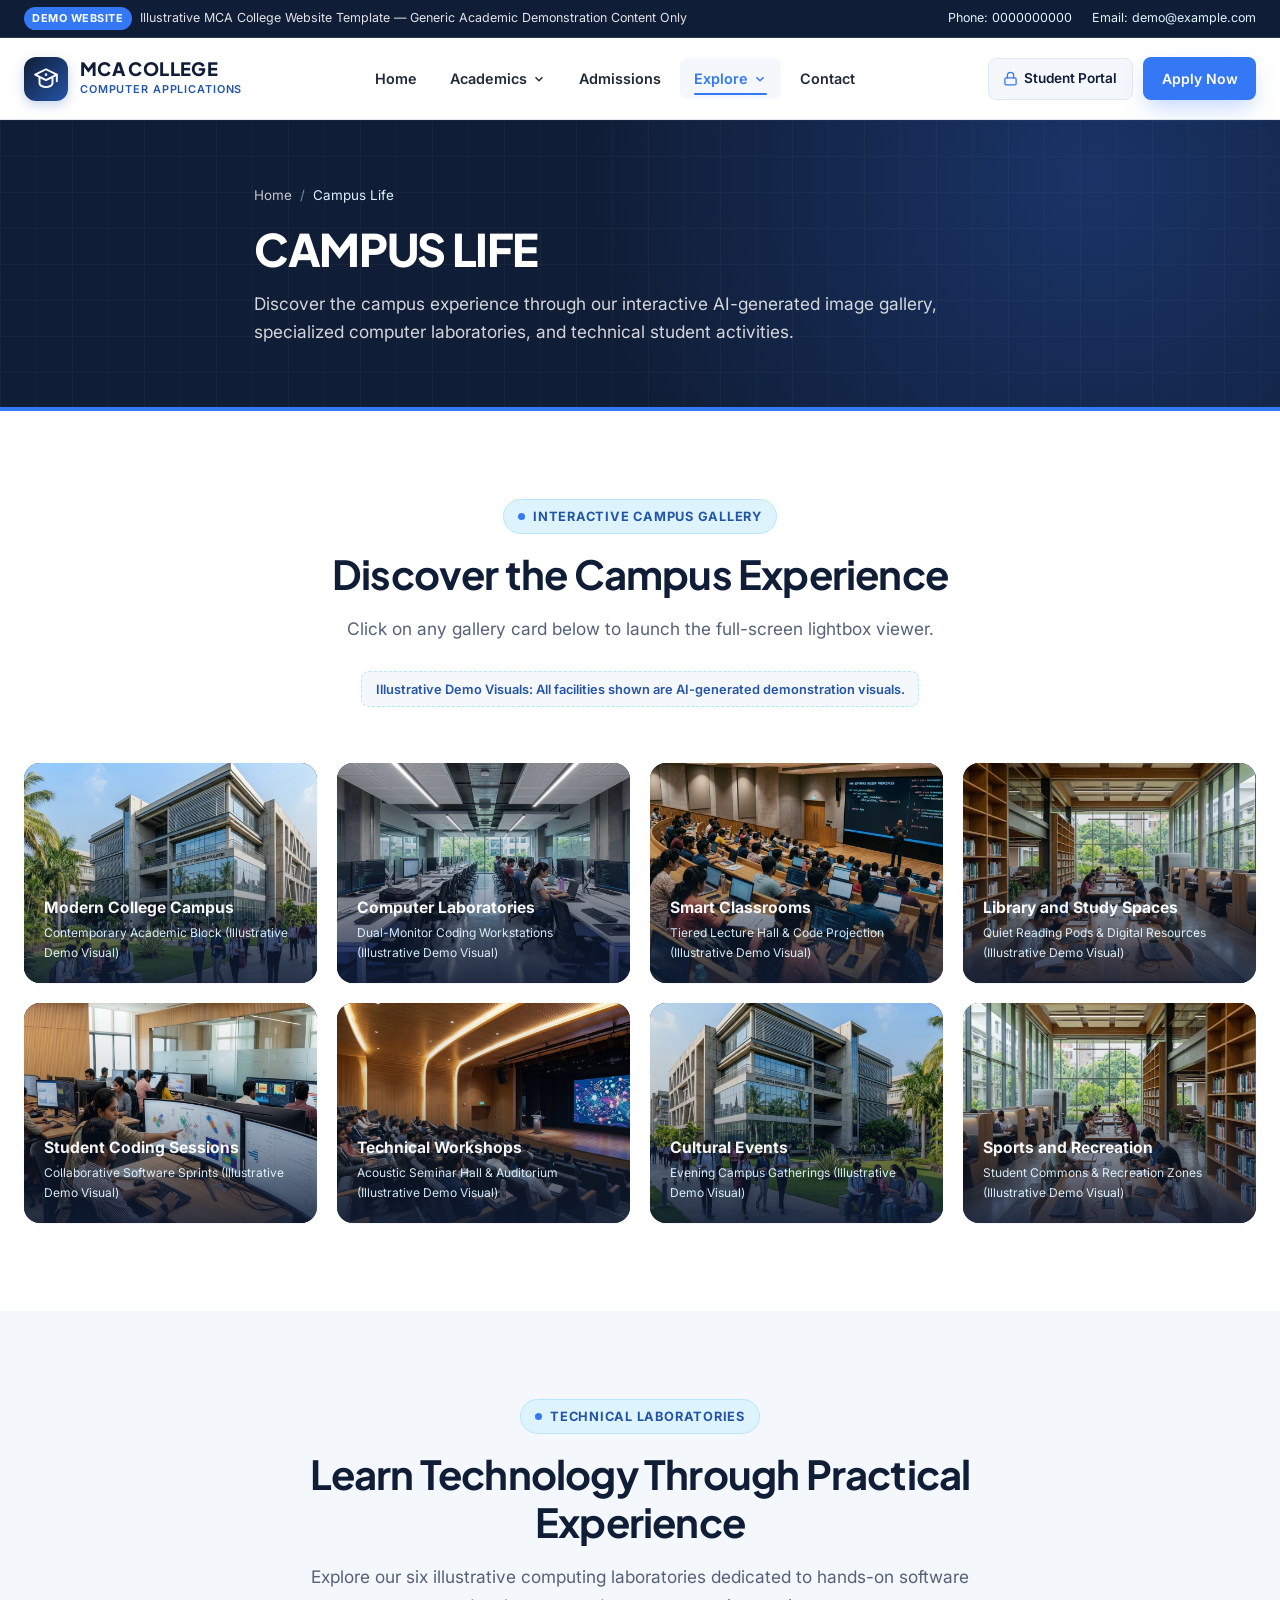
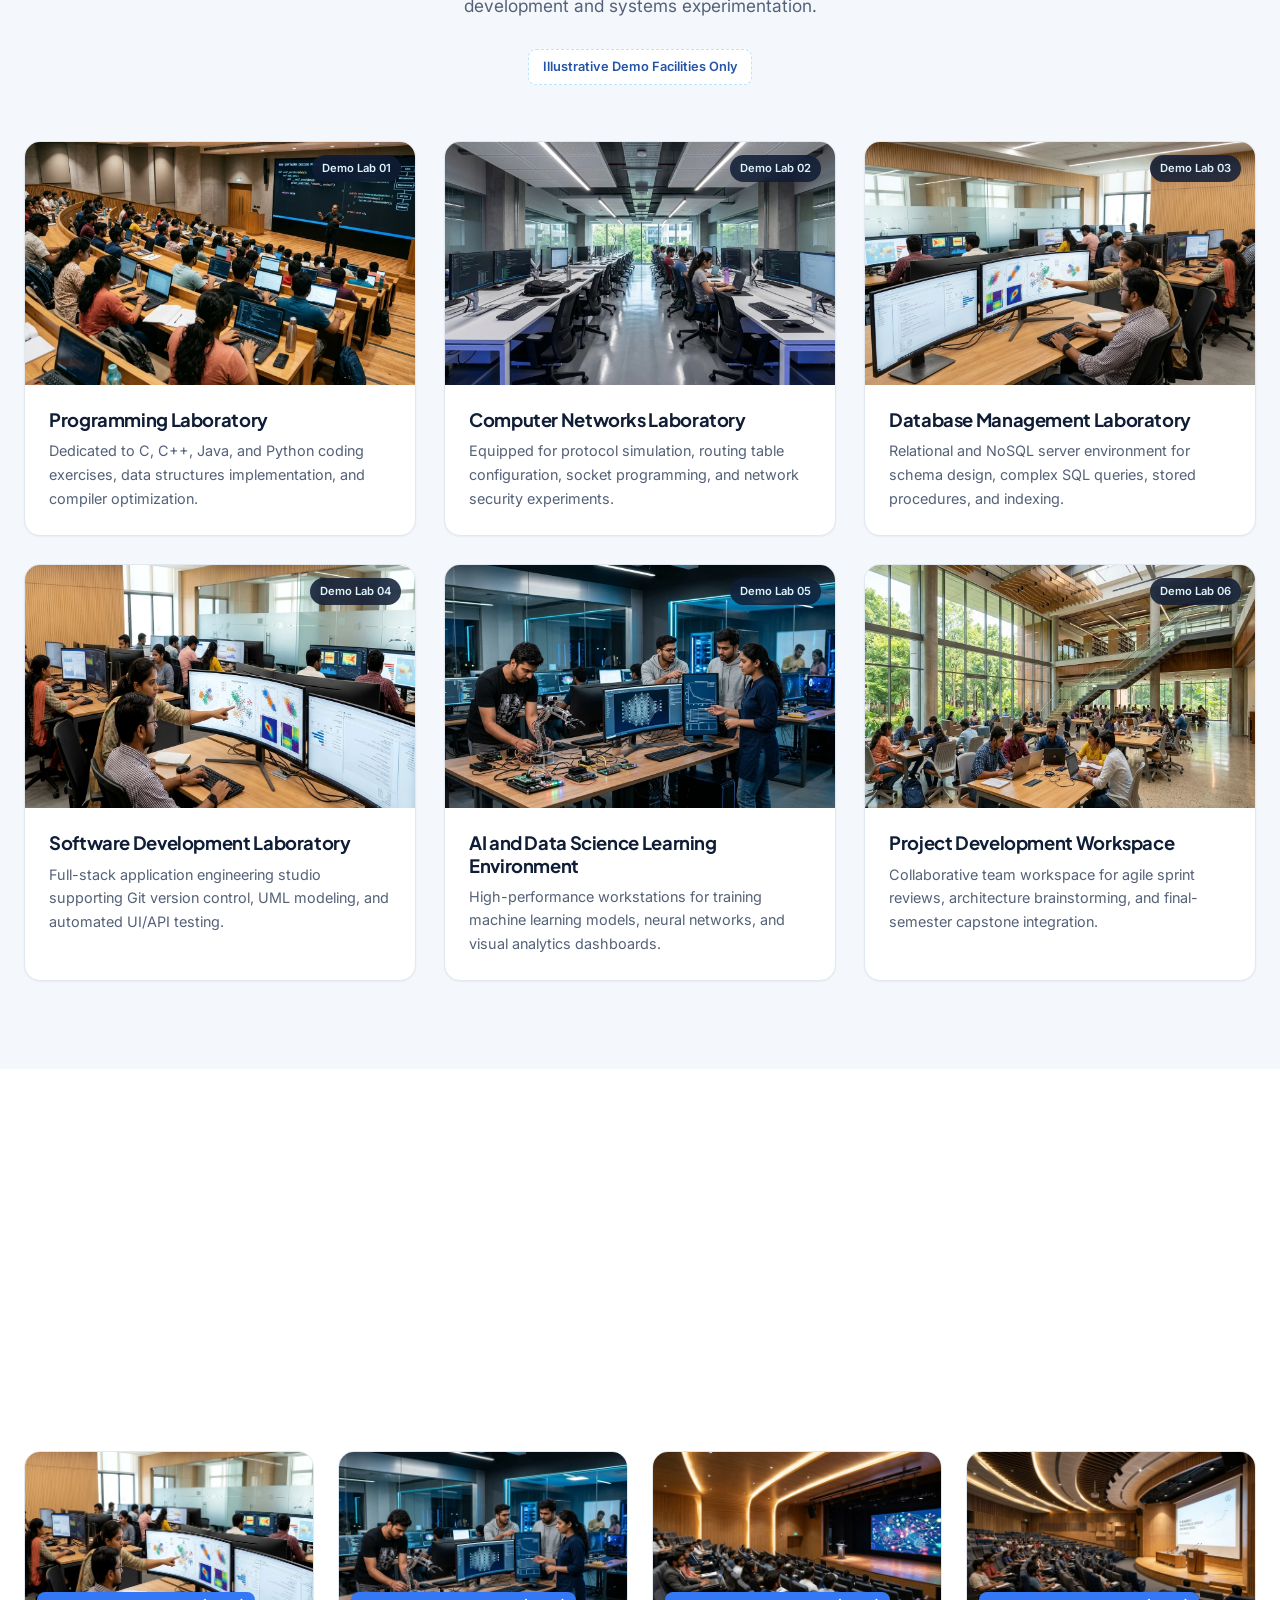
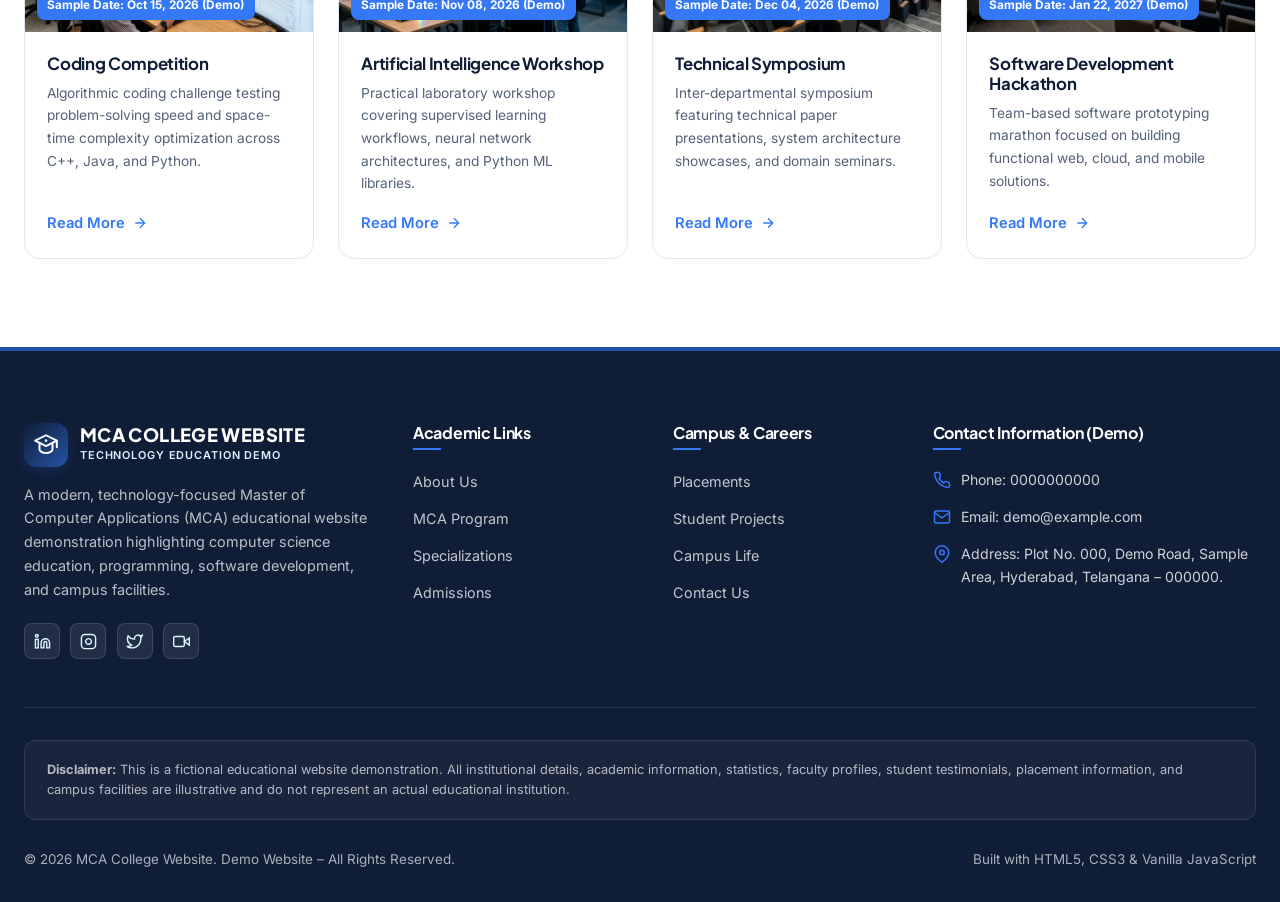
<file: campus-life.html>
<!DOCTYPE html>
<html lang="en">
<head>
  <meta charset="UTF-8">
  <meta name="viewport" content="width=device-width, initial-scale=1.0">
  <title>Campus Life | MCA College Website | Master of Computer Applications Demo</title>
  <meta name="description" content="Explore a modern MCA college website demo featuring computer applications, programming, artificial intelligence, data science, admissions, placements, and campus life in India.">
  <meta name="robots" content="index, follow">

  <!-- Open Graph Meta Tags -->
  <meta property="og:title" content="Campus Life | MCA College Website">
  <meta property="og:description" content="Explore illustrative visuals of our MCA college campus life, technical laboratories, smart classrooms, coding sessions, and technical events.">
  <meta property="og:type" content="website">
  <meta property="og:image" content="assets/images/campus-gallery-01.webp">

  <!-- Google Fonts -->
  <link rel="preconnect" href="https://fonts.googleapis.com">
  <link rel="preconnect" href="https://fonts.gstatic.com" crossorigin>
  <link href="https://fonts.googleapis.com/css2?family=Inter:wght@400;500;600;700&family=JetBrains+Mono:wght@500;600&family=Plus+Jakarta+Sans:wght@700;800&display=swap" rel="stylesheet">

  <!-- Stylesheets -->
  <link rel="stylesheet" href="assets/css/style.css">
  <link rel="stylesheet" href="assets/css/responsive.css">
</head>
<body>

  <!-- Top Demo Announcement Bar -->
  <div class="top-demo-bar">
    <div class="container top-demo-bar-inner">
      <div class="top-demo-notice">
        <span class="top-demo-pill">Demo Website</span>
        <span>Illustrative MCA College Website Template — Generic Academic Demonstration Content Only</span>
      </div>
      <div class="top-demo-links">
        <span>Phone: 0000000000</span>
        <span>Email: demo@example.com</span>
      </div>
    </div>
  </div>

  <!-- Sticky Header & Navigation -->
  <header class="site-header" id="siteHeader">
    <div class="container header-inner">
      <a href="index.html" class="brand-logo" aria-label="MCA College Home">
        <div class="brand-icon-box" aria-hidden="true">
          <svg viewBox="0 0 24 24" fill="none" stroke="currentColor" stroke-width="1.8" stroke-linecap="round" stroke-linejoin="round">
            <path d="M12 3L2 8l10 5 10-5-10-5z"/>
            <path d="M6 10.5v5.5c0 1.8 2.7 3.5 6 3.5s6-1.7 6-3.5v-5.5"/>
            <path d="M22 8v6"/>
            <circle cx="12" cy="8" r="1.2" fill="#DDF4FF" stroke="none"/>
          </svg>
        </div>
        <div class="brand-text-wrap">
          <span class="brand-title">MCA COLLEGE</span>
          <span class="brand-subtitle">Computer Applications</span>
        </div>
      </a>

            <!-- Center Section: Clean Navigation with Dropdowns -->
      <nav class="main-nav" id="mainNav" aria-label="Primary Navigation">
        <ul class="nav-list">
          <li class="nav-item">
            <a href="index.html" class="nav-link">Home</a>
          </li>

          <!-- Academics Dropdown -->
          <li class="nav-item dropdown">
            <a href="mca-program.html" class="nav-link dropdown-toggle" aria-haspopup="true" aria-expanded="false">
              <span>Academics</span>
              <svg class="dropdown-chevron" viewBox="0 0 24 24" fill="none" stroke="currentColor" stroke-width="2.5"><polyline points="6 9 12 15 18 9"/></svg>
            </a>
            <ul class="nav-dropdown-menu">
              <li><a href="mca-program.html" class="dropdown-link">MCA Program</a></li>
              <li><a href="specializations.html" class="dropdown-link">Specializations</a></li>
              <li><a href="student-projects.html" class="dropdown-link">Student Projects</a></li>
            </ul>
          </li>

          <li class="nav-item">
            <a href="admissions.html" class="nav-link">Admissions</a>
          </li>

          <!-- Campus & About Dropdown -->
          <li class="nav-item dropdown">
            <a href="about.html" class="nav-link dropdown-toggle" aria-haspopup="true" aria-expanded="false">
              <span>Explore</span>
              <svg class="dropdown-chevron" viewBox="0 0 24 24" fill="none" stroke="currentColor" stroke-width="2.5"><polyline points="6 9 12 15 18 9"/></svg>
            </a>
            <ul class="nav-dropdown-menu">
              <li><a href="about.html" class="dropdown-link">About Us</a></li>
              <li><a href="placements.html" class="dropdown-link">Placements</a></li>
              <li><a href="campus-life.html" class="dropdown-link">Campus Life</a></li>
            </ul>
          </li>

          <li class="nav-item">
            <a href="contact.html" class="nav-link">Contact</a>
          </li>
        </ul>
      </nav>

      <div class="header-actions">
        <a href="#student-portal" class="portal-link" data-demo-modal data-demo-title="Student Portal (Demo Link)" data-demo-desc="This is a frontend demonstration link for the Student Portal. In an active institutional deployment, students log in here to access course materials, lab schedules, attendance, and academic announcements.">
          <svg viewBox="0 0 24 24" fill="none" stroke="currentColor" stroke-width="2" stroke-linecap="round" stroke-linejoin="round"><rect x="3" y="11" width="18" height="11" rx="2" ry="2"/><path d="M7 11V7a5 5 0 0 1 10 0v4"/></svg>
          <span>Student Portal</span>
        </a>
        <a href="admissions.html#enquiry-form" class="btn btn-primary btn-sm">Apply Now</a>
        <button class="mobile-menu-toggle" id="mobileMenuToggle" aria-label="Toggle Navigation Menu" aria-expanded="false">
          <span class="hamburger-line"></span>
          <span class="hamburger-line"></span>
          <span class="hamburger-line"></span>
        </button>
      </div>
    </div>
  </header>

  <main>
    <!-- Page Hero Banner -->
    <section class="page-banner">
      <div class="container page-banner-inner">
        <nav class="breadcrumb" aria-label="Breadcrumb">
          <a href="index.html">Home</a>
          <span class="breadcrumb-sep">/</span>
          <span>Campus Life</span>
        </nav>
        <h1>CAMPUS LIFE</h1>
        <p>Discover the campus experience through our interactive AI-generated image gallery, specialized computer laboratories, and technical student activities.</p>
      </div>
    </section>

    <!-- 17. Campus Life Image Gallery with Lightbox -->
    <section class="section">
      <div class="container">
        <div class="section-header reveal">
          <div class="eyebrow"><span class="eyebrow-dot"></span> INTERACTIVE CAMPUS GALLERY</div>
          <h2 class="section-title">Discover the Campus Experience</h2>
          <p class="section-desc">Click on any gallery card below to launch the full-screen lightbox viewer.</p>
          <div class="demo-badge-note">
            <span>Illustrative Demo Visuals: All facilities shown are AI-generated demonstration visuals.</span>
          </div>
        </div>

        <div class="gallery-grid">
          <div class="gallery-item reveal" tabindex="0" role="button" aria-label="Open Modern College Campus in lightbox">
            <img src="assets/images/campus-gallery-01.webp" alt="Modern College Campus">
            <div class="gallery-overlay">
              <div class="gallery-zoom-icon"><svg viewBox="0 0 24 24" fill="none" stroke="currentColor" stroke-width="2"><circle cx="11" cy="11" r="8"/><line x1="21" y1="21" x2="16.65" y2="16.65"/><line x1="11" y1="8" x2="11" y2="14"/><line x1="8" y1="11" x2="14" y2="11"/></svg></div>
              <div class="gallery-caption-title">Modern College Campus</div>
              <div class="gallery-caption-sub">Contemporary Academic Block (Illustrative Demo Visual)</div>
            </div>
          </div>

          <div class="gallery-item reveal" tabindex="0" role="button" aria-label="Open Computer Laboratories in lightbox">
            <img src="assets/images/computer-lab.webp" alt="Computer Laboratories">
            <div class="gallery-overlay">
              <div class="gallery-zoom-icon"><svg viewBox="0 0 24 24" fill="none" stroke="currentColor" stroke-width="2"><circle cx="11" cy="11" r="8"/><line x1="21" y1="21" x2="16.65" y2="16.65"/><line x1="11" y1="8" x2="11" y2="14"/><line x1="8" y1="11" x2="14" y2="11"/></svg></div>
              <div class="gallery-caption-title">Computer Laboratories</div>
              <div class="gallery-caption-sub">Dual-Monitor Coding Workstations (Illustrative Demo Visual)</div>
            </div>
          </div>

          <div class="gallery-item reveal" tabindex="0" role="button" aria-label="Open Smart Classrooms in lightbox">
            <img src="assets/images/programming-classroom.webp" alt="Smart Classrooms">
            <div class="gallery-overlay">
              <div class="gallery-zoom-icon"><svg viewBox="0 0 24 24" fill="none" stroke="currentColor" stroke-width="2"><circle cx="11" cy="11" r="8"/><line x1="21" y1="21" x2="16.65" y2="16.65"/><line x1="11" y1="8" x2="11" y2="14"/><line x1="8" y1="11" x2="14" y2="11"/></svg></div>
              <div class="gallery-caption-title">Smart Classrooms</div>
              <div class="gallery-caption-sub">Tiered Lecture Hall &amp; Code Projection (Illustrative Demo Visual)</div>
            </div>
          </div>

          <div class="gallery-item reveal" tabindex="0" role="button" aria-label="Open Library and Study Spaces in lightbox">
            <img src="assets/images/library.webp" alt="Library and Study Spaces">
            <div class="gallery-overlay">
              <div class="gallery-zoom-icon"><svg viewBox="0 0 24 24" fill="none" stroke="currentColor" stroke-width="2"><circle cx="11" cy="11" r="8"/><line x1="21" y1="21" x2="16.65" y2="16.65"/><line x1="11" y1="8" x2="11" y2="14"/><line x1="8" y1="11" x2="14" y2="11"/></svg></div>
              <div class="gallery-caption-title">Library and Study Spaces</div>
              <div class="gallery-caption-sub">Quiet Reading Pods &amp; Digital Resources (Illustrative Demo Visual)</div>
            </div>
          </div>

          <div class="gallery-item reveal" tabindex="0" role="button" aria-label="Open Student Coding Sessions in lightbox">
            <img src="assets/images/student-coding.webp" alt="Student Coding Sessions">
            <div class="gallery-overlay">
              <div class="gallery-zoom-icon"><svg viewBox="0 0 24 24" fill="none" stroke="currentColor" stroke-width="2"><circle cx="11" cy="11" r="8"/><line x1="21" y1="21" x2="16.65" y2="16.65"/><line x1="11" y1="8" x2="11" y2="14"/><line x1="8" y1="11" x2="14" y2="11"/></svg></div>
              <div class="gallery-caption-title">Student Coding Sessions</div>
              <div class="gallery-caption-sub">Collaborative Software Sprints (Illustrative Demo Visual)</div>
            </div>
          </div>

          <div class="gallery-item reveal" tabindex="0" role="button" aria-label="Open Technical Workshops in lightbox">
            <img src="assets/images/seminar-hall.webp" alt="Technical Workshops">
            <div class="gallery-overlay">
              <div class="gallery-zoom-icon"><svg viewBox="0 0 24 24" fill="none" stroke="currentColor" stroke-width="2"><circle cx="11" cy="11" r="8"/><line x1="21" y1="21" x2="16.65" y2="16.65"/><line x1="11" y1="8" x2="11" y2="14"/><line x1="8" y1="11" x2="14" y2="11"/></svg></div>
              <div class="gallery-caption-title">Technical Workshops</div>
              <div class="gallery-caption-sub">Acoustic Seminar Hall &amp; Auditorium (Illustrative Demo Visual)</div>
            </div>
          </div>

          <div class="gallery-item reveal" tabindex="0" role="button" aria-label="Open Cultural Events in lightbox">
            <img src="assets/images/campus-gallery-03.webp" alt="Cultural Events">
            <div class="gallery-overlay">
              <div class="gallery-zoom-icon"><svg viewBox="0 0 24 24" fill="none" stroke="currentColor" stroke-width="2"><circle cx="11" cy="11" r="8"/><line x1="21" y1="21" x2="16.65" y2="16.65"/><line x1="11" y1="8" x2="11" y2="14"/><line x1="8" y1="11" x2="14" y2="11"/></svg></div>
              <div class="gallery-caption-title">Cultural Events</div>
              <div class="gallery-caption-sub">Evening Campus Gatherings (Illustrative Demo Visual)</div>
            </div>
          </div>

          <div class="gallery-item reveal" tabindex="0" role="button" aria-label="Open Sports and Recreation in lightbox">
            <img src="assets/images/campus-gallery-04.webp" alt="Sports and Recreation">
            <div class="gallery-overlay">
              <div class="gallery-zoom-icon"><svg viewBox="0 0 24 24" fill="none" stroke="currentColor" stroke-width="2"><circle cx="11" cy="11" r="8"/><line x1="21" y1="21" x2="16.65" y2="16.65"/><line x1="11" y1="8" x2="11" y2="14"/><line x1="8" y1="11" x2="14" y2="11"/></svg></div>
              <div class="gallery-caption-title">Sports and Recreation</div>
              <div class="gallery-caption-sub">Student Commons &amp; Recreation Zones (Illustrative Demo Visual)</div>
            </div>
          </div>
        </div>
      </div>
    </section>

    <!-- 11. Technical Laboratories -->
    <section class="section bg-light" id="laboratories">
      <div class="container">
        <div class="section-header reveal">
          <div class="eyebrow"><span class="eyebrow-dot"></span> TECHNICAL LABORATORIES</div>
          <h2 class="section-title">Learn Technology Through Practical Experience</h2>
          <p class="section-desc">Explore our six illustrative computing laboratories dedicated to hands-on software development and systems experimentation.</p>
          <div class="demo-badge-note">
            <span>Illustrative Demo Facilities Only</span>
          </div>
        </div>

        <div class="labs-grid">
          <article class="lab-card reveal">
            <div class="lab-img-box">
              <img src="assets/images/programming-classroom.webp" alt="Programming Laboratory">
              <span class="lab-badge">Demo Lab 01</span>
            </div>
            <div class="lab-body">
              <h3>Programming Laboratory</h3>
              <p>Dedicated to C, C++, Java, and Python coding exercises, data structures implementation, and compiler optimization.</p>
            </div>
          </article>

          <article class="lab-card reveal">
            <div class="lab-img-box">
              <img src="assets/images/computer-lab.webp" alt="Computer Networks Laboratory">
              <span class="lab-badge">Demo Lab 02</span>
            </div>
            <div class="lab-body">
              <h3>Computer Networks Laboratory</h3>
              <p>Equipped for protocol simulation, routing table configuration, socket programming, and network security experiments.</p>
            </div>
          </article>

          <article class="lab-card reveal">
            <div class="lab-img-box">
              <img src="assets/images/data-science-lab.webp" alt="Database Management Laboratory">
              <span class="lab-badge">Demo Lab 03</span>
            </div>
            <div class="lab-body">
              <h3>Database Management Laboratory</h3>
              <p>Relational and NoSQL server environment for schema design, complex SQL queries, stored procedures, and indexing.</p>
            </div>
          </article>

          <article class="lab-card reveal">
            <div class="lab-img-box">
              <img src="assets/images/student-coding.webp" alt="Software Development Laboratory">
              <span class="lab-badge">Demo Lab 04</span>
            </div>
            <div class="lab-body">
              <h3>Software Development Laboratory</h3>
              <p>Full-stack application engineering studio supporting Git version control, UML modeling, and automated UI/API testing.</p>
            </div>
          </article>

          <article class="lab-card reveal">
            <div class="lab-img-box">
              <img src="assets/images/ai-lab.webp" alt="AI and Data Science Learning Environment">
              <span class="lab-badge">Demo Lab 05</span>
            </div>
            <div class="lab-body">
              <h3>AI and Data Science Learning Environment</h3>
              <p>High-performance workstations for training machine learning models, neural networks, and visual analytics dashboards.</p>
            </div>
          </article>

          <article class="lab-card reveal">
            <div class="lab-img-box">
              <img src="assets/images/campus-gallery-02.webp" alt="Project Development Workspace">
              <span class="lab-badge">Demo Lab 06</span>
            </div>
            <div class="lab-body">
              <h3>Project Development Workspace</h3>
              <p>Collaborative team workspace for agile sprint reviews, architecture brainstorming, and final-semester capstone integration.</p>
            </div>
          </article>
        </div>
      </div>
    </section>

    <!-- 19. Events and Technical Activities -->
    <section class="section" id="events">
      <div class="container">
        <div class="section-header reveal">
          <div class="eyebrow"><span class="eyebrow-dot"></span> EVENTS &amp; TECHNICAL ACTIVITIES</div>
          <h2 class="section-title">Technology. Innovation. Collaboration.</h2>
          <p class="section-desc">Sample technical workshops, coding competitions, and hackathons that enrich the MCA campus experience.</p>
          <div class="demo-badge-note">
            <span>Demo Content: All events and dates below are fictional sample demonstrations.</span>
          </div>
        </div>

        <div class="events-grid">
          <article class="event-card reveal">
            <div class="event-img">
              <img src="assets/images/student-coding.webp" alt="Coding Competition">
              <span class="event-date-pill">Sample Date: Oct 15, 2026 (Demo)</span>
            </div>
            <div class="event-body">
              <div>
                <h3>Coding Competition</h3>
                <p>Algorithmic coding challenge testing problem-solving speed and space-time complexity optimization across C++, Java, and Python.</p>
              </div>
              <a href="#events" class="link-arrow" data-demo-modal data-demo-title="Coding Competition (Demo Event)" data-demo-desc="Sample Date: October 15, 2026. Illustrative algorithmic coding contest for MCA students.">
                <span>Read More</span>
                <svg viewBox="0 0 24 24" fill="none" stroke="currentColor" stroke-width="2"><line x1="5" y1="12" x2="19" y2="12"/><polyline points="12 5 19 12 12 19"/></svg>
              </a>
            </div>
          </article>

          <article class="event-card reveal">
            <div class="event-img">
              <img src="assets/images/ai-lab.webp" alt="Artificial Intelligence Workshop">
              <span class="event-date-pill">Sample Date: Nov 08, 2026 (Demo)</span>
            </div>
            <div class="event-body">
              <div>
                <h3>Artificial Intelligence Workshop</h3>
                <p>Practical laboratory workshop covering supervised learning workflows, neural network architectures, and Python ML libraries.</p>
              </div>
              <a href="#events" class="link-arrow" data-demo-modal data-demo-title="Artificial Intelligence Workshop (Demo Event)" data-demo-desc="Sample Date: November 08, 2026. Illustrative hands-on AI and machine learning workshop.">
                <span>Read More</span>
                <svg viewBox="0 0 24 24" fill="none" stroke="currentColor" stroke-width="2"><line x1="5" y1="12" x2="19" y2="12"/><polyline points="12 5 19 12 12 19"/></svg>
              </a>
            </div>
          </article>

          <article class="event-card reveal">
            <div class="event-img">
              <img src="assets/images/seminar-hall.webp" alt="Technical Symposium">
              <span class="event-date-pill">Sample Date: Dec 04, 2026 (Demo)</span>
            </div>
            <div class="event-body">
              <div>
                <h3>Technical Symposium</h3>
                <p>Inter-departmental symposium featuring technical paper presentations, system architecture showcases, and domain seminars.</p>
              </div>
              <a href="#events" class="link-arrow" data-demo-modal data-demo-title="Technical Symposium (Demo Event)" data-demo-desc="Sample Date: December 04, 2026. Illustrative technical paper presentation and seminar event.">
                <span>Read More</span>
                <svg viewBox="0 0 24 24" fill="none" stroke="currentColor" stroke-width="2"><line x1="5" y1="12" x2="19" y2="12"/><polyline points="12 5 19 12 12 19"/></svg>
              </a>
            </div>
          </article>

          <article class="event-card reveal">
            <div class="event-img">
              <img src="assets/images/technical-event.webp" alt="Software Development Hackathon">
              <span class="event-date-pill">Sample Date: Jan 22, 2027 (Demo)</span>
            </div>
            <div class="event-body">
              <div>
                <h3>Software Development Hackathon</h3>
                <p>Team-based software prototyping marathon focused on building functional web, cloud, and mobile solutions.</p>
              </div>
              <a href="#events" class="link-arrow" data-demo-modal data-demo-title="Software Development Hackathon (Demo Event)" data-demo-desc="Sample Date: January 22, 2027. Illustrative 24-hour collaborative software development hackathon.">
                <span>Read More</span>
                <svg viewBox="0 0 24 24" fill="none" stroke="currentColor" stroke-width="2"><line x1="5" y1="12" x2="19" y2="12"/><polyline points="12 5 19 12 12 19"/></svg>
              </a>
            </div>
          </article>
        </div>
      </div>
    </section>
  </main>

  <!-- Footer -->
  <footer class="site-footer">
    <div class="container">
      <div class="footer-grid">
        <div class="footer-brand">
          <a href="index.html" class="brand-logo" aria-label="MCA College Website">
            <div class="brand-icon-box" aria-hidden="true">
              <svg viewBox="0 0 24 24" fill="none" stroke="currentColor" stroke-width="1.8" stroke-linecap="round" stroke-linejoin="round">
                <path d="M12 3L2 8l10 5 10-5-10-5z"/>
                <path d="M6 10.5v5.5c0 1.8 2.7 3.5 6 3.5s6-1.7 6-3.5v-5.5"/>
                <path d="M22 8v6"/>
                <circle cx="12" cy="8" r="1.2" fill="#DDF4FF" stroke="none"/>
              </svg>
            </div>
            <div class="brand-text-wrap">
              <span class="brand-title">MCA COLLEGE WEBSITE</span>
              <span class="brand-subtitle">Technology Education Demo</span>
            </div>
          </a>
          <p class="footer-desc">A modern, technology-focused Master of Computer Applications (MCA) educational website demonstration highlighting computer science education, programming, software development, and campus facilities.</p>
          <div class="social-decorative-list" aria-label="Decorative Social Icons (Demo Only)">
            <span class="social-deco-icon" title="Decorative Icon Only"><svg viewBox="0 0 24 24" fill="none" stroke="currentColor" stroke-width="2"><path d="M16 8a6 6 0 0 1 6 6v7h-4v-7a2 2 0 0 0-2-2 2 2 0 0 0-2 2v7h-4v-7a6 6 0 0 1 6-6z"/><rect x="2" y="9" width="4" height="12"/><circle cx="4" cy="4" r="2"/></svg></span>
            <span class="social-deco-icon" title="Decorative Icon Only"><svg viewBox="0 0 24 24" fill="none" stroke="currentColor" stroke-width="2"><rect x="2" y="2" width="20" height="20" rx="5" ry="5"/><path d="M16 11.37A4 4 0 1 1 12.63 8 4 4 0 0 1 16 11.37z"/><line x1="17.5" y1="6.5" x2="17.51" y2="6.5"/></svg></span>
            <span class="social-deco-icon" title="Decorative Icon Only"><svg viewBox="0 0 24 24" fill="none" stroke="currentColor" stroke-width="2"><path d="M23 3a10.9 10.9 0 0 1-3.14 1.53 4.48 4.48 0 0 0-7.86 3v1A10.66 10.66 0 0 1 3 4s-4 9 5 13a11.64 11.64 0 0 1-7 2c9 5 20 0 20-11.5a4.5 4.5 0 0 0-.08-.83A7.72 7.72 0 0 0 23 3z"/></svg></span>
            <span class="social-deco-icon" title="Decorative Icon Only"><svg viewBox="0 0 24 24" fill="none" stroke="currentColor" stroke-width="2"><polygon points="23 7 16 12 23 17 23 7"/><rect x="1" y="5" width="15" height="14" rx="2" ry="2"/></svg></span>
          </div>
        </div>

        <div class="footer-col">
          <h4>Academic Links</h4>
          <ul class="footer-links">
            <li><a href="about.html">About Us</a></li>
            <li><a href="mca-program.html">MCA Program</a></li>
            <li><a href="specializations.html">Specializations</a></li>
            <li><a href="admissions.html">Admissions</a></li>
          </ul>
        </div>

        <div class="footer-col">
          <h4>Campus &amp; Careers</h4>
          <ul class="footer-links">
            <li><a href="placements.html">Placements</a></li>
            <li><a href="student-projects.html">Student Projects</a></li>
            <li><a href="campus-life.html">Campus Life</a></li>
            <li><a href="contact.html">Contact Us</a></li>
          </ul>
        </div>

        <div class="footer-col">
          <h4>Contact Information (Demo)</h4>
          <div class="footer-contact-list">
            <div class="footer-contact-item">
              <svg viewBox="0 0 24 24" fill="none" stroke="currentColor" stroke-width="2"><path d="M22 16.92v3a2 2 0 0 1-2.18 2 19.79 19.79 0 0 1-8.63-3.07 19.5 19.5 0 0 1-6-6 19.79 19.79 0 0 1-3.07-8.67A2 2 0 0 1 4.11 2h3a2 2 0 0 1 2 1.72 12.84 12.84 0 0 0 .7 2.81 2 2 0 0 1-.45 2.11L8.09 9.91a16 16 0 0 0 6 6l1.27-1.27a2 2 0 0 1 2.11-.45 12.84 12.84 0 0 0 2.81.7A2 2 0 0 1 22 16.92z"/></svg>
              <span>Phone: 0000000000</span>
            </div>
            <div class="footer-contact-item">
              <svg viewBox="0 0 24 24" fill="none" stroke="currentColor" stroke-width="2"><path d="M4 4h16c1.1 0 2 .9 2 2v12c0 1.1-.9 2-2 2H4c-1.1 0-2-.9-2-2V6c0-1.1.9-2 2-2z"/><polyline points="22,6 12,13 2,6"/></svg>
              <span>Email: <a href="mailto:demo@example.com">demo@example.com</a></span>
            </div>
            <div class="footer-contact-item">
              <svg viewBox="0 0 24 24" fill="none" stroke="currentColor" stroke-width="2"><path d="M21 10c0 7-9 13-9 13s-9-6-9-13a9 9 0 0 1 18 0z"/><circle cx="12" cy="10" r="3"/></svg>
              <span>Address: Plot No. 000, Demo Road, Sample Area, Hyderabad, Telangana – 000000.</span>
            </div>
          </div>
        </div>
      </div>

      <div class="footer-disclaimer-box">
        <strong>Disclaimer:</strong> This is a fictional educational website demonstration. All institutional details, academic information, statistics, faculty profiles, student testimonials, placement information, and campus facilities are illustrative and do not represent an actual educational institution.
      </div>

      <div class="footer-bottom">
        <span>&copy; 2026 MCA College Website. Demo Website – All Rights Reserved.</span>
        <span>Built with HTML5, CSS3 &amp; Vanilla JavaScript</span>
      </div>
    </div>
  </footer>

  <!-- Campus Image Lightbox Modal -->
  <div class="lightbox-modal" id="lightboxModal" aria-hidden="true" role="dialog" aria-label="Campus Image Lightbox">
    <div class="lightbox-content">
      <button class="lightbox-close" id="lightboxClose" aria-label="Close Lightbox">
        <svg width="20" height="20" viewBox="0 0 24 24" fill="none" stroke="currentColor" stroke-width="2.5"><line x1="18" y1="6" x2="6" y2="18"/><line x1="6" y1="6" x2="18" y2="18"/></svg>
      </button>
      <div class="lightbox-img-wrap">
        <img src="assets/images/campus-gallery-01.webp" id="lightboxImage" alt="Campus Lightbox Preview">
      </div>
      <div class="lightbox-footer">
        <div class="lightbox-caption">
          <h4 id="lightboxTitle">Modern College Campus</h4>
          <p id="lightboxDesc">Illustrative Demo Visual</p>
        </div>
        <span class="demo-badge-note" style="margin-top: 0;">AI-Generated Demo Visual</span>
      </div>
    </div>
  </div>

  <!-- Interactive Demo Feature Modal -->
  <div class="demo-info-modal" id="demoInfoModal" aria-hidden="true" role="dialog" aria-labelledby="demoModalTitle">
    <div class="demo-info-dialog">
      <div class="eyebrow" style="margin-bottom: 0.75rem;"><span class="eyebrow-dot"></span> Interactive Demo Preview</div>
      <h3 id="demoModalTitle" style="margin-bottom: 0.65rem;">Demonstration Feature</h3>
      <p id="demoModalBody" style="margin-bottom: 1.5rem;">This interactive feature is part of the MCA College Website demonstration template.</p>
      <div style="display: flex; justify-content: flex-end; gap: 0.75rem;">
        <button type="button" class="btn btn-primary btn-sm" id="demoModalClose">Close Preview</button>
      </div>
    </div>
  </div>

  <button class="back-to-top" id="backToTop" aria-label="Scroll back to top">
    <svg viewBox="0 0 24 24" fill="none" stroke="currentColor" stroke-width="2.5" stroke-linecap="round" stroke-linejoin="round"><polyline points="18 15 12 9 6 15"/></svg>
  </button>

  <script src="assets/js/script.js"></script>
</body>
</html>
</file>
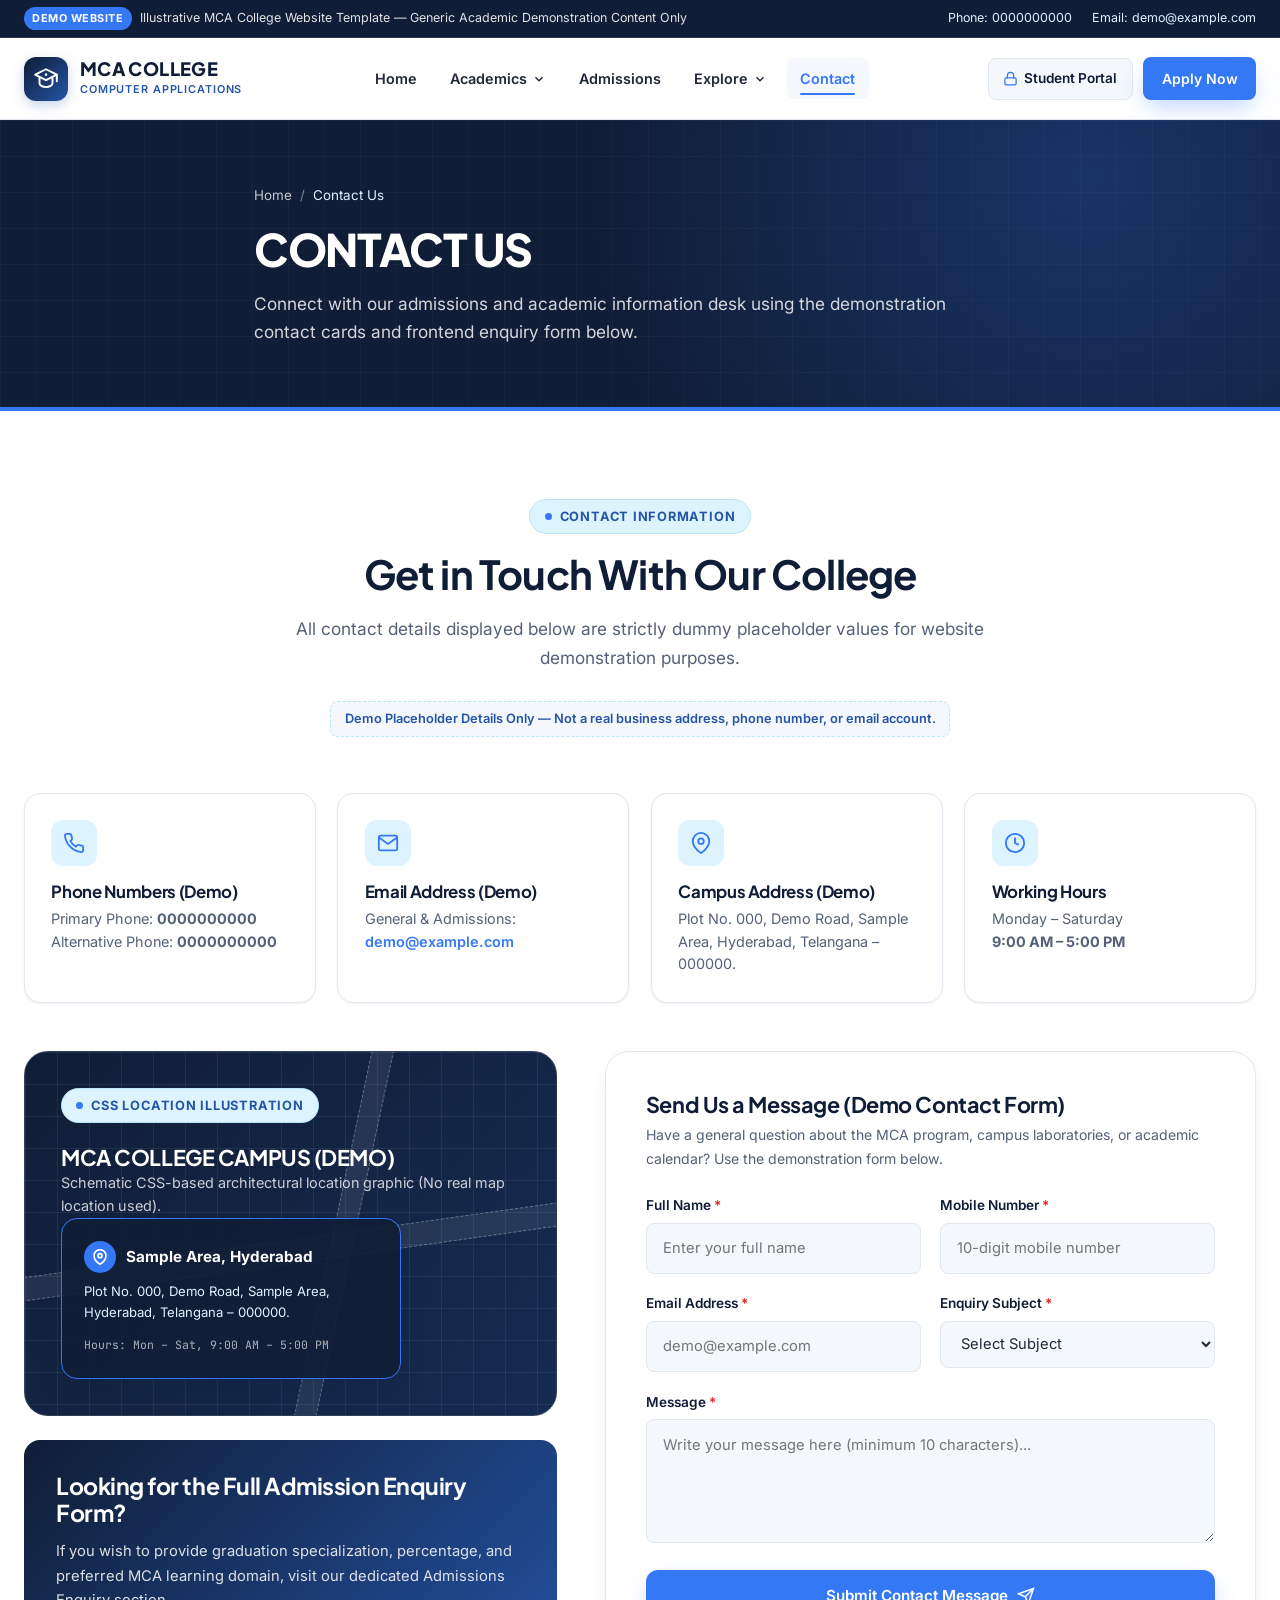
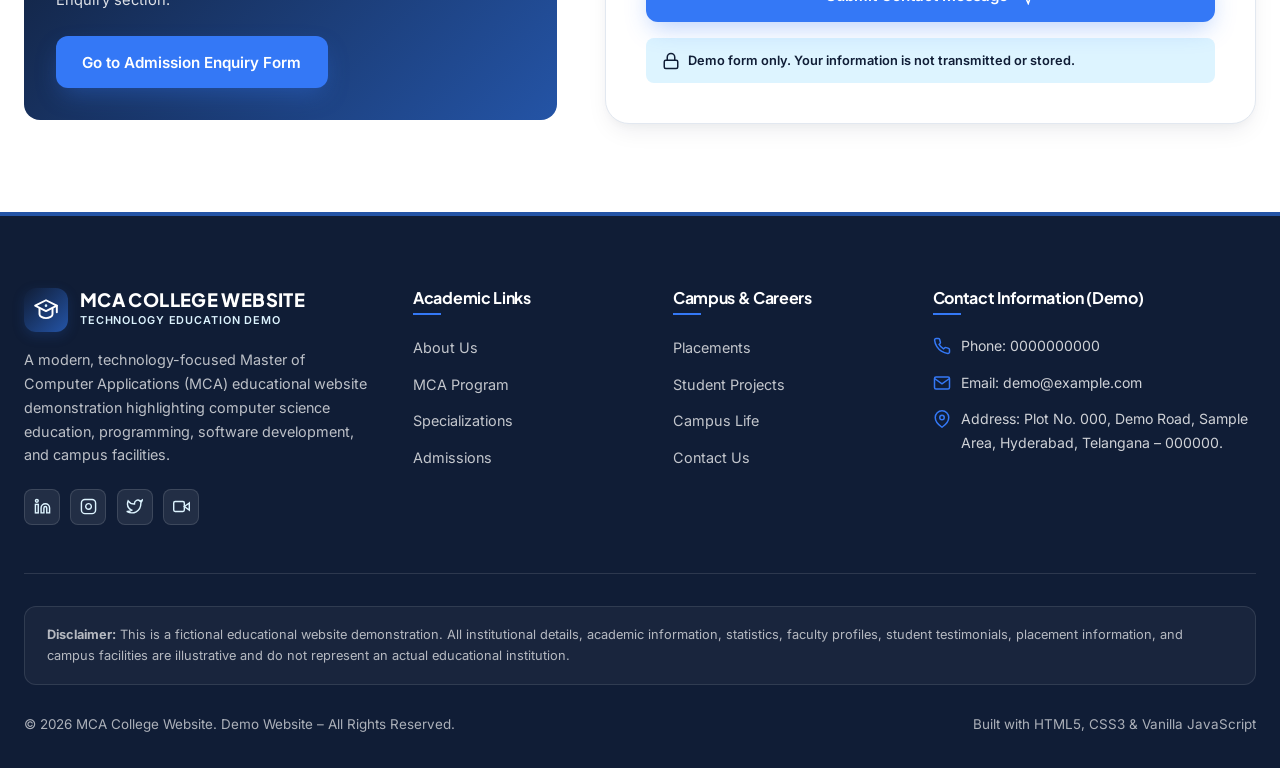
<file: contact.html>
<!DOCTYPE html>
<html lang="en">
<head>
  <meta charset="UTF-8">
  <meta name="viewport" content="width=device-width, initial-scale=1.0">
  <title>Contact Us | MCA College Website | Master of Computer Applications Demo</title>
  <meta name="description" content="Explore a modern MCA college website demo featuring computer applications, programming, artificial intelligence, data science, admissions, placements, and campus life in India.">
  <meta name="robots" content="index, follow">

  <!-- Open Graph Meta Tags -->
  <meta property="og:title" content="Contact Us | MCA College Website">
  <meta property="og:description" content="Get in touch via our frontend demonstration contact form and view dummy placeholder contact information for the MCA College Website demo.">
  <meta property="og:type" content="website">
  <meta property="og:image" content="assets/images/hero-campus.webp">

  <!-- Google Fonts -->
  <link rel="preconnect" href="https://fonts.googleapis.com">
  <link rel="preconnect" href="https://fonts.gstatic.com" crossorigin>
  <link href="https://fonts.googleapis.com/css2?family=Inter:wght@400;500;600;700&family=JetBrains+Mono:wght@500;600&family=Plus+Jakarta+Sans:wght@700;800&display=swap" rel="stylesheet">

  <!-- Stylesheets -->
  <link rel="stylesheet" href="assets/css/style.css">
  <link rel="stylesheet" href="assets/css/responsive.css">
</head>
<body>

  <!-- Top Demo Announcement Bar -->
  <div class="top-demo-bar">
    <div class="container top-demo-bar-inner">
      <div class="top-demo-notice">
        <span class="top-demo-pill">Demo Website</span>
        <span>Illustrative MCA College Website Template — Generic Academic Demonstration Content Only</span>
      </div>
      <div class="top-demo-links">
        <span>Phone: 0000000000</span>
        <span>Email: demo@example.com</span>
      </div>
    </div>
  </div>

  <!-- Sticky Header & Navigation -->
  <header class="site-header" id="siteHeader">
    <div class="container header-inner">
      <a href="index.html" class="brand-logo" aria-label="MCA College Home">
        <div class="brand-icon-box" aria-hidden="true">
          <svg viewBox="0 0 24 24" fill="none" stroke="currentColor" stroke-width="1.8" stroke-linecap="round" stroke-linejoin="round">
            <path d="M12 3L2 8l10 5 10-5-10-5z"/>
            <path d="M6 10.5v5.5c0 1.8 2.7 3.5 6 3.5s6-1.7 6-3.5v-5.5"/>
            <path d="M22 8v6"/>
            <circle cx="12" cy="8" r="1.2" fill="#DDF4FF" stroke="none"/>
          </svg>
        </div>
        <div class="brand-text-wrap">
          <span class="brand-title">MCA COLLEGE</span>
          <span class="brand-subtitle">Computer Applications</span>
        </div>
      </a>

            <!-- Center Section: Clean Navigation with Dropdowns -->
      <nav class="main-nav" id="mainNav" aria-label="Primary Navigation">
        <ul class="nav-list">
          <li class="nav-item">
            <a href="index.html" class="nav-link">Home</a>
          </li>

          <!-- Academics Dropdown -->
          <li class="nav-item dropdown">
            <a href="mca-program.html" class="nav-link dropdown-toggle" aria-haspopup="true" aria-expanded="false">
              <span>Academics</span>
              <svg class="dropdown-chevron" viewBox="0 0 24 24" fill="none" stroke="currentColor" stroke-width="2.5"><polyline points="6 9 12 15 18 9"/></svg>
            </a>
            <ul class="nav-dropdown-menu">
              <li><a href="mca-program.html" class="dropdown-link">MCA Program</a></li>
              <li><a href="specializations.html" class="dropdown-link">Specializations</a></li>
              <li><a href="student-projects.html" class="dropdown-link">Student Projects</a></li>
            </ul>
          </li>

          <li class="nav-item">
            <a href="admissions.html" class="nav-link">Admissions</a>
          </li>

          <!-- Campus & About Dropdown -->
          <li class="nav-item dropdown">
            <a href="about.html" class="nav-link dropdown-toggle" aria-haspopup="true" aria-expanded="false">
              <span>Explore</span>
              <svg class="dropdown-chevron" viewBox="0 0 24 24" fill="none" stroke="currentColor" stroke-width="2.5"><polyline points="6 9 12 15 18 9"/></svg>
            </a>
            <ul class="nav-dropdown-menu">
              <li><a href="about.html" class="dropdown-link">About Us</a></li>
              <li><a href="placements.html" class="dropdown-link">Placements</a></li>
              <li><a href="campus-life.html" class="dropdown-link">Campus Life</a></li>
            </ul>
          </li>

          <li class="nav-item">
            <a href="contact.html" class="nav-link">Contact</a>
          </li>
        </ul>
      </nav>

      <div class="header-actions">
        <a href="#student-portal" class="portal-link" data-demo-modal data-demo-title="Student Portal (Demo Link)" data-demo-desc="This is a frontend demonstration link for the Student Portal. In an active institutional deployment, students log in here to access course materials, lab schedules, attendance, and academic announcements.">
          <svg viewBox="0 0 24 24" fill="none" stroke="currentColor" stroke-width="2" stroke-linecap="round" stroke-linejoin="round"><rect x="3" y="11" width="18" height="11" rx="2" ry="2"/><path d="M7 11V7a5 5 0 0 1 10 0v4"/></svg>
          <span>Student Portal</span>
        </a>
        <a href="admissions.html#enquiry-form" class="btn btn-primary btn-sm">Apply Now</a>
        <button class="mobile-menu-toggle" id="mobileMenuToggle" aria-label="Toggle Navigation Menu" aria-expanded="false">
          <span class="hamburger-line"></span>
          <span class="hamburger-line"></span>
          <span class="hamburger-line"></span>
        </button>
      </div>
    </div>
  </header>

  <main>
    <!-- Page Hero Banner -->
    <section class="page-banner">
      <div class="container page-banner-inner">
        <nav class="breadcrumb" aria-label="Breadcrumb">
          <a href="index.html">Home</a>
          <span class="breadcrumb-sep">/</span>
          <span>Contact Us</span>
        </nav>
        <h1>CONTACT US</h1>
        <p>Connect with our admissions and academic information desk using the demonstration contact cards and frontend enquiry form below.</p>
      </div>
    </section>

    <!-- 22. Contact Information Cards -->
    <section class="section">
      <div class="container">
        <div class="section-header reveal">
          <div class="eyebrow"><span class="eyebrow-dot"></span> CONTACT INFORMATION</div>
          <h2 class="section-title">Get in Touch With Our College</h2>
          <p class="section-desc">All contact details displayed below are strictly dummy placeholder values for website demonstration purposes.</p>
          <div class="demo-badge-note">
            <span>Demo Placeholder Details Only — Not a real business address, phone number, or email account.</span>
          </div>
        </div>

        <div class="contact-cards-grid">
          <div class="contact-info-card reveal">
            <div class="contact-info-icon">
              <svg viewBox="0 0 24 24" fill="none" stroke="currentColor" stroke-width="2"><path d="M22 16.92v3a2 2 0 0 1-2.18 2 19.79 19.79 0 0 1-8.63-3.07 19.5 19.5 0 0 1-6-6 19.79 19.79 0 0 1-3.07-8.67A2 2 0 0 1 4.11 2h3a2 2 0 0 1 2 1.72 12.84 12.84 0 0 0 .7 2.81 2 2 0 0 1-.45 2.11L8.09 9.91a16 16 0 0 0 6 6l1.27-1.27a2 2 0 0 1 2.11-.45 12.84 12.84 0 0 0 2.81.7A2 2 0 0 1 22 16.92z"/></svg>
            </div>
            <h3>Phone Numbers (Demo)</h3>
            <p>Primary Phone: <strong>0000000000</strong><br>Alternative Phone: <strong>0000000000</strong></p>
          </div>

          <div class="contact-info-card reveal">
            <div class="contact-info-icon">
              <svg viewBox="0 0 24 24" fill="none" stroke="currentColor" stroke-width="2"><path d="M4 4h16c1.1 0 2 .9 2 2v12c0 1.1-.9 2-2 2H4c-1.1 0-2-.9-2-2V6c0-1.1.9-2 2-2z"/><polyline points="22,6 12,13 2,6"/></svg>
            </div>
            <h3>Email Address (Demo)</h3>
            <p>General &amp; Admissions:<br><a href="mailto:demo@example.com" style="color: var(--electric-blue); font-weight: 600;">demo@example.com</a></p>
          </div>

          <div class="contact-info-card reveal">
            <div class="contact-info-icon">
              <svg viewBox="0 0 24 24" fill="none" stroke="currentColor" stroke-width="2"><path d="M21 10c0 7-9 13-9 13s-9-6-9-13a9 9 0 0 1 18 0z"/><circle cx="12" cy="10" r="3"/></svg>
            </div>
            <h3>Campus Address (Demo)</h3>
            <p>Plot No. 000, Demo Road, Sample Area, Hyderabad, Telangana – 000000.</p>
          </div>

          <div class="contact-info-card reveal">
            <div class="contact-info-icon">
              <svg viewBox="0 0 24 24" fill="none" stroke="currentColor" stroke-width="2"><circle cx="12" cy="12" r="10"/><polyline points="12 6 12 12 16 14"/></svg>
            </div>
            <h3>Working Hours</h3>
            <p>Monday – Saturday<br><strong>9:00 AM – 5:00 PM</strong></p>
          </div>
        </div>

        <!-- CSS-Based Location Illustration & Contact Form -->
        <div class="enquiry-section-grid">
          <!-- Left: CSS-Based Location Illustration & Enquiry CTA -->
          <div class="reveal">
            <div class="css-map-illustration">
              <div class="css-map-grid-lines" aria-hidden="true"></div>
              <div class="css-map-roads" aria-hidden="true">
                <div class="css-road-h"></div>
                <div class="css-road-v"></div>
              </div>

              <div style="position: relative; z-index: 2;">
                <span class="eyebrow"><span class="eyebrow-dot"></span> CSS Location Illustration</span>
                <h3 style="color: var(--white); font-size: 1.35rem; margin-top: 0.35rem;">MCA COLLEGE CAMPUS (DEMO)</h3>
                <p style="color: rgba(255,255,255,0.78); font-size: 0.9rem;">Schematic CSS-based architectural location graphic (No real map location used).</p>
              </div>

              <div class="css-map-pin-box">
                <div style="display: flex; align-items: center; gap: 0.65rem; margin-bottom: 0.5rem;">
                  <span style="width: 32px; height: 32px; border-radius: 50%; background: var(--electric-blue); display: inline-flex; align-items: center; justify-content: center;">
                    <svg width="16" height="16" viewBox="0 0 24 24" fill="none" stroke="#FFFFFF" stroke-width="2.5"><path d="M21 10c0 7-9 13-9 13s-9-6-9-13a9 9 0 0 1 18 0z"/><circle cx="12" cy="10" r="3"/></svg>
                  </span>
                  <strong style="color: var(--white); font-size: 0.95rem;">Sample Area, Hyderabad</strong>
                </div>
                <p style="font-size: 0.82rem; color: var(--soft-cyan); margin-bottom: 0.35rem;">Plot No. 000, Demo Road, Sample Area, Hyderabad, Telangana – 000000.</p>
                <span style="font-family: var(--font-mono); font-size: 0.72rem; color: rgba(255,255,255,0.65);">Hours: Mon – Sat, 9:00 AM – 5:00 PM</span>
              </div>
            </div>

            <!-- Enquiry CTA Box -->
            <div class="eligibility-Callout" style="margin-top: 1.5rem;">
              <h3>Looking for the Full Admission Enquiry Form?</h3>
              <p>If you wish to provide graduation specialization, percentage, and preferred MCA learning domain, visit our dedicated Admissions Enquiry section.</p>
              <a href="admissions.html#enquiry-form" class="btn btn-primary">Go to Admission Enquiry Form</a>
            </div>
          </div>

          <!-- Right: Contact Form -->
          <div class="form-card reveal">
            <h3 style="font-size: 1.35rem; margin-bottom: 0.35rem;">Send Us a Message (Demo Contact Form)</h3>
            <p style="font-size: 0.88rem; margin-bottom: 1.5rem;">Have a general question about the MCA program, campus laboratories, or academic calendar? Use the demonstration form below.</p>

            <form id="generalContactForm" novalidate>
              <div class="form-grid">
                <div class="form-group">
                  <label class="form-label" for="contactName">Full Name <span class="req">*</span></label>
                  <input type="text" id="contactName" name="contactName" class="form-control" placeholder="Enter your full name" required>
                  <span class="error-msg">Please enter your full name.</span>
                </div>

                <div class="form-group">
                  <label class="form-label" for="contactPhone">Mobile Number <span class="req">*</span></label>
                  <input type="tel" id="contactPhone" name="contactPhone" class="form-control" placeholder="10-digit mobile number" maxlength="10" required>
                  <span class="error-msg">Please enter a valid 10-digit mobile number.</span>
                </div>

                <div class="form-group">
                  <label class="form-label" for="contactEmail">Email Address <span class="req">*</span></label>
                  <input type="email" id="contactEmail" name="contactEmail" class="form-control" placeholder="demo@example.com" required>
                  <span class="error-msg">Please enter a valid email address.</span>
                </div>

                <div class="form-group">
                  <label class="form-label" for="contactSubject">Enquiry Subject <span class="req">*</span></label>
                  <select id="contactSubject" name="contactSubject" class="form-control" required>
                    <option value="">Select Subject</option>
                    <option value="MCA Program Information">MCA Program Information</option>
                    <option value="Admissions & Eligibility">Admissions &amp; Eligibility</option>
                    <option value="Computer Laboratories & Campus">Computer Laboratories &amp; Campus</option>
                    <option value="General Academic Query">General Academic Query</option>
                  </select>
                  <span class="error-msg">Please select an enquiry subject.</span>
                </div>

                <div class="form-group full-width">
                  <label class="form-label" for="contactMessage">Message <span class="req">*</span></label>
                  <textarea id="contactMessage" name="contactMessage" rows="4" class="form-control" placeholder="Write your message here (minimum 10 characters)..." required></textarea>
                  <span class="error-msg">Please enter a message (minimum 10 characters).</span>
                </div>

                <div class="form-group full-width" style="margin-top: 0.5rem;">
                  <button type="submit" class="btn btn-primary" style="width: 100%;">
                    <span>Submit Contact Message</span>
                    <svg viewBox="0 0 24 24" fill="none" stroke="currentColor" stroke-width="2"><line x1="22" y1="2" x2="11" y2="13"/><polygon points="22 2 15 22 11 13 2 9 22 2"/></svg>
                  </button>
                </div>
              </div>

              <div class="form-demo-notice">
                <svg width="18" height="18" viewBox="0 0 24 24" fill="none" stroke="currentColor" stroke-width="2"><rect x="3" y="11" width="18" height="11" rx="2" ry="2"/><path d="M7 11V7a5 5 0 0 1 10 0v4"/></svg>
                <span>Demo form only. Your information is not transmitted or stored.</span>
              </div>

              <div class="form-success-alert" id="contactFormSuccess" role="status" aria-live="polite">
                Thank you! Your demonstration contact message has been validated on the frontend. No personal information was transmitted or stored.
              </div>
            </form>
          </div>
        </div>
      </div>
    </section>
  </main>

  <!-- Footer -->
  <footer class="site-footer">
    <div class="container">
      <div class="footer-grid">
        <div class="footer-brand">
          <a href="index.html" class="brand-logo" aria-label="MCA College Website">
            <div class="brand-icon-box" aria-hidden="true">
              <svg viewBox="0 0 24 24" fill="none" stroke="currentColor" stroke-width="1.8" stroke-linecap="round" stroke-linejoin="round">
                <path d="M12 3L2 8l10 5 10-5-10-5z"/>
                <path d="M6 10.5v5.5c0 1.8 2.7 3.5 6 3.5s6-1.7 6-3.5v-5.5"/>
                <path d="M22 8v6"/>
                <circle cx="12" cy="8" r="1.2" fill="#DDF4FF" stroke="none"/>
              </svg>
            </div>
            <div class="brand-text-wrap">
              <span class="brand-title">MCA COLLEGE WEBSITE</span>
              <span class="brand-subtitle">Technology Education Demo</span>
            </div>
          </a>
          <p class="footer-desc">A modern, technology-focused Master of Computer Applications (MCA) educational website demonstration highlighting computer science education, programming, software development, and campus facilities.</p>
          <div class="social-decorative-list" aria-label="Decorative Social Icons (Demo Only)">
            <span class="social-deco-icon" title="Decorative Icon Only"><svg viewBox="0 0 24 24" fill="none" stroke="currentColor" stroke-width="2"><path d="M16 8a6 6 0 0 1 6 6v7h-4v-7a2 2 0 0 0-2-2 2 2 0 0 0-2 2v7h-4v-7a6 6 0 0 1 6-6z"/><rect x="2" y="9" width="4" height="12"/><circle cx="4" cy="4" r="2"/></svg></span>
            <span class="social-deco-icon" title="Decorative Icon Only"><svg viewBox="0 0 24 24" fill="none" stroke="currentColor" stroke-width="2"><rect x="2" y="2" width="20" height="20" rx="5" ry="5"/><path d="M16 11.37A4 4 0 1 1 12.63 8 4 4 0 0 1 16 11.37z"/><line x1="17.5" y1="6.5" x2="17.51" y2="6.5"/></svg></span>
            <span class="social-deco-icon" title="Decorative Icon Only"><svg viewBox="0 0 24 24" fill="none" stroke="currentColor" stroke-width="2"><path d="M23 3a10.9 10.9 0 0 1-3.14 1.53 4.48 4.48 0 0 0-7.86 3v1A10.66 10.66 0 0 1 3 4s-4 9 5 13a11.64 11.64 0 0 1-7 2c9 5 20 0 20-11.5a4.5 4.5 0 0 0-.08-.83A7.72 7.72 0 0 0 23 3z"/></svg></span>
            <span class="social-deco-icon" title="Decorative Icon Only"><svg viewBox="0 0 24 24" fill="none" stroke="currentColor" stroke-width="2"><polygon points="23 7 16 12 23 17 23 7"/><rect x="1" y="5" width="15" height="14" rx="2" ry="2"/></svg></span>
          </div>
        </div>

        <div class="footer-col">
          <h4>Academic Links</h4>
          <ul class="footer-links">
            <li><a href="about.html">About Us</a></li>
            <li><a href="mca-program.html">MCA Program</a></li>
            <li><a href="specializations.html">Specializations</a></li>
            <li><a href="admissions.html">Admissions</a></li>
          </ul>
        </div>

        <div class="footer-col">
          <h4>Campus &amp; Careers</h4>
          <ul class="footer-links">
            <li><a href="placements.html">Placements</a></li>
            <li><a href="student-projects.html">Student Projects</a></li>
            <li><a href="campus-life.html">Campus Life</a></li>
            <li><a href="contact.html">Contact Us</a></li>
          </ul>
        </div>

        <div class="footer-col">
          <h4>Contact Information (Demo)</h4>
          <div class="footer-contact-list">
            <div class="footer-contact-item">
              <svg viewBox="0 0 24 24" fill="none" stroke="currentColor" stroke-width="2"><path d="M22 16.92v3a2 2 0 0 1-2.18 2 19.79 19.79 0 0 1-8.63-3.07 19.5 19.5 0 0 1-6-6 19.79 19.79 0 0 1-3.07-8.67A2 2 0 0 1 4.11 2h3a2 2 0 0 1 2 1.72 12.84 12.84 0 0 0 .7 2.81 2 2 0 0 1-.45 2.11L8.09 9.91a16 16 0 0 0 6 6l1.27-1.27a2 2 0 0 1 2.11-.45 12.84 12.84 0 0 0 2.81.7A2 2 0 0 1 22 16.92z"/></svg>
              <span>Phone: 0000000000</span>
            </div>
            <div class="footer-contact-item">
              <svg viewBox="0 0 24 24" fill="none" stroke="currentColor" stroke-width="2"><path d="M4 4h16c1.1 0 2 .9 2 2v12c0 1.1-.9 2-2 2H4c-1.1 0-2-.9-2-2V6c0-1.1.9-2 2-2z"/><polyline points="22,6 12,13 2,6"/></svg>
              <span>Email: <a href="mailto:demo@example.com">demo@example.com</a></span>
            </div>
            <div class="footer-contact-item">
              <svg viewBox="0 0 24 24" fill="none" stroke="currentColor" stroke-width="2"><path d="M21 10c0 7-9 13-9 13s-9-6-9-13a9 9 0 0 1 18 0z"/><circle cx="12" cy="10" r="3"/></svg>
              <span>Address: Plot No. 000, Demo Road, Sample Area, Hyderabad, Telangana – 000000.</span>
            </div>
          </div>
        </div>
      </div>

      <div class="footer-disclaimer-box">
        <strong>Disclaimer:</strong> This is a fictional educational website demonstration. All institutional details, academic information, statistics, faculty profiles, student testimonials, placement information, and campus facilities are illustrative and do not represent an actual educational institution.
      </div>

      <div class="footer-bottom">
        <span>&copy; 2026 MCA College Website. Demo Website – All Rights Reserved.</span>
        <span>Built with HTML5, CSS3 &amp; Vanilla JavaScript</span>
      </div>
    </div>
  </footer>

  <!-- Interactive Demo Feature Modal -->
  <div class="demo-info-modal" id="demoInfoModal" aria-hidden="true" role="dialog" aria-labelledby="demoModalTitle">
    <div class="demo-info-dialog">
      <div class="eyebrow" style="margin-bottom: 0.75rem;"><span class="eyebrow-dot"></span> Interactive Demo Preview</div>
      <h3 id="demoModalTitle" style="margin-bottom: 0.65rem;">Demonstration Feature</h3>
      <p id="demoModalBody" style="margin-bottom: 1.5rem;">This interactive feature is part of the MCA College Website demonstration template.</p>
      <div style="display: flex; justify-content: flex-end; gap: 0.75rem;">
        <button type="button" class="btn btn-primary btn-sm" id="demoModalClose">Close Preview</button>
      </div>
    </div>
  </div>

  <button class="back-to-top" id="backToTop" aria-label="Scroll back to top">
    <svg viewBox="0 0 24 24" fill="none" stroke="currentColor" stroke-width="2.5" stroke-linecap="round" stroke-linejoin="round"><polyline points="18 15 12 9 6 15"/></svg>
  </button>

  <script src="assets/js/script.js"></script>
</body>
</html>
</file>
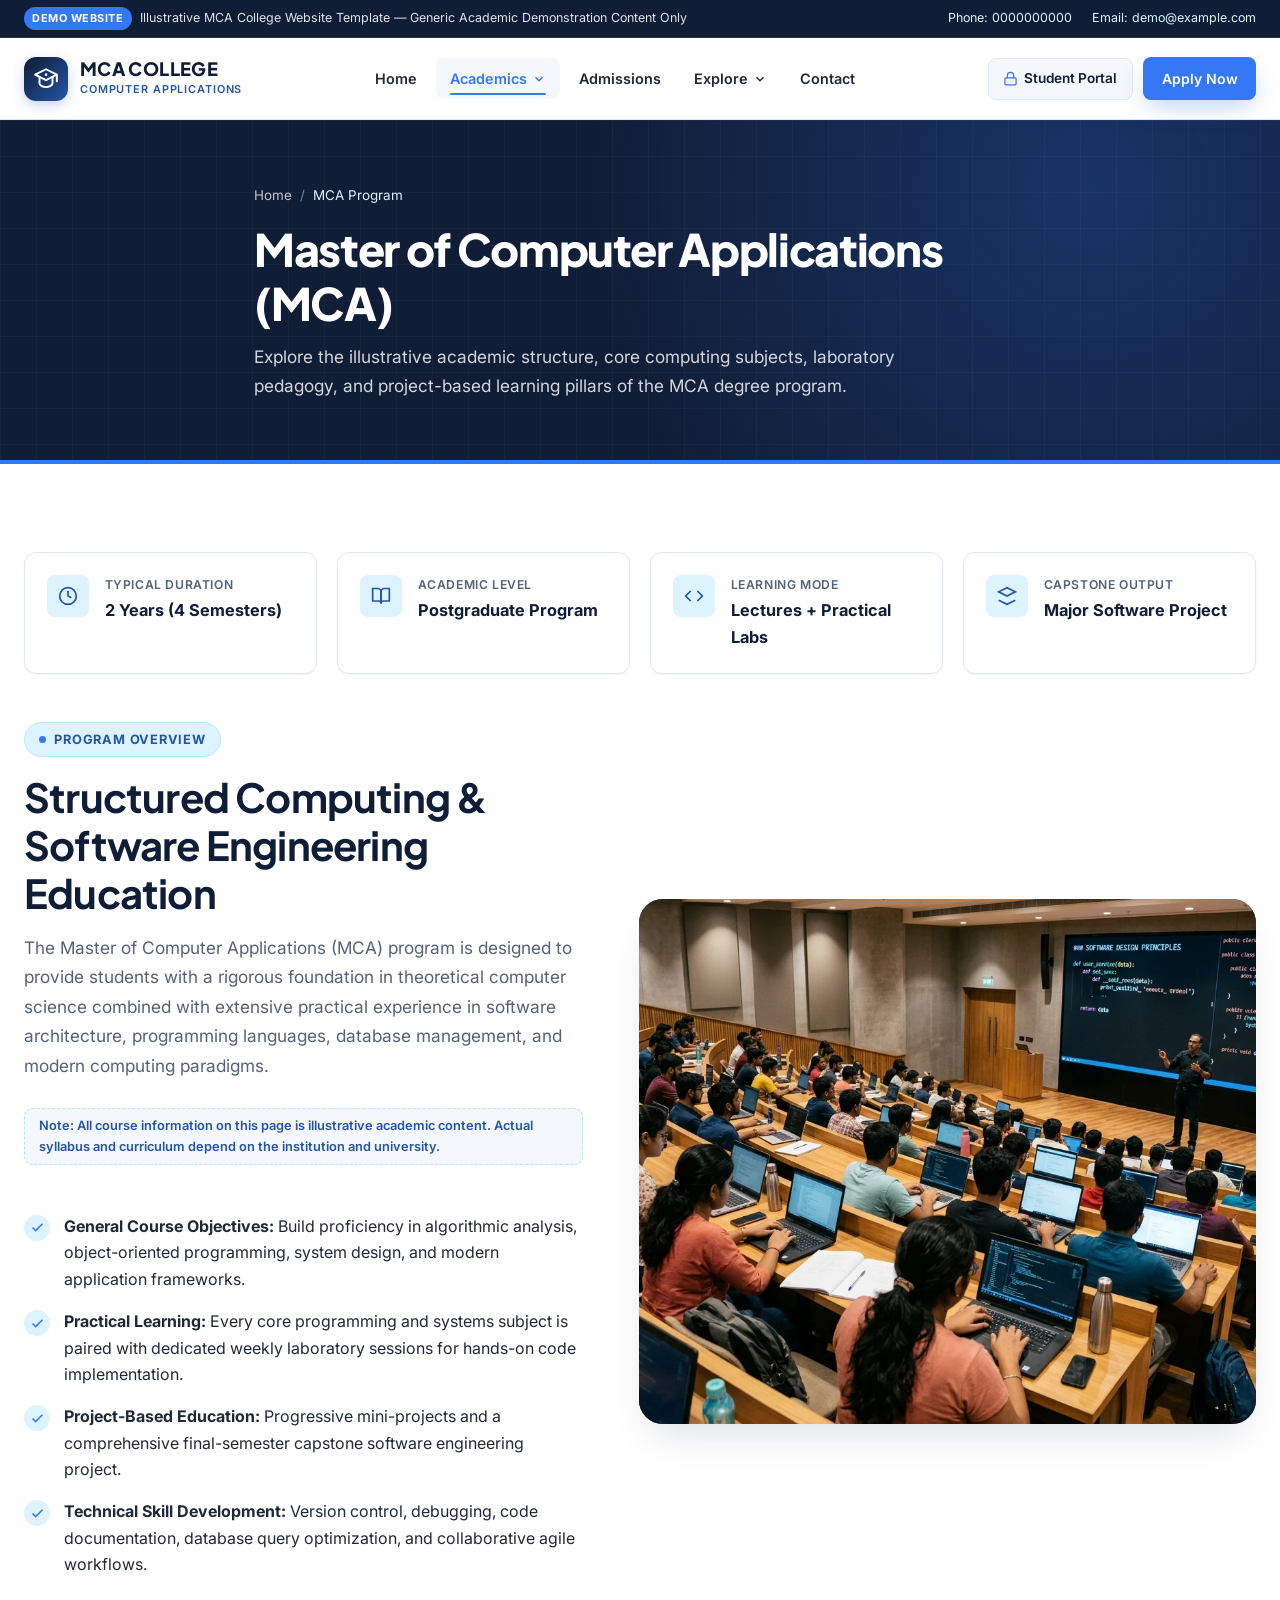
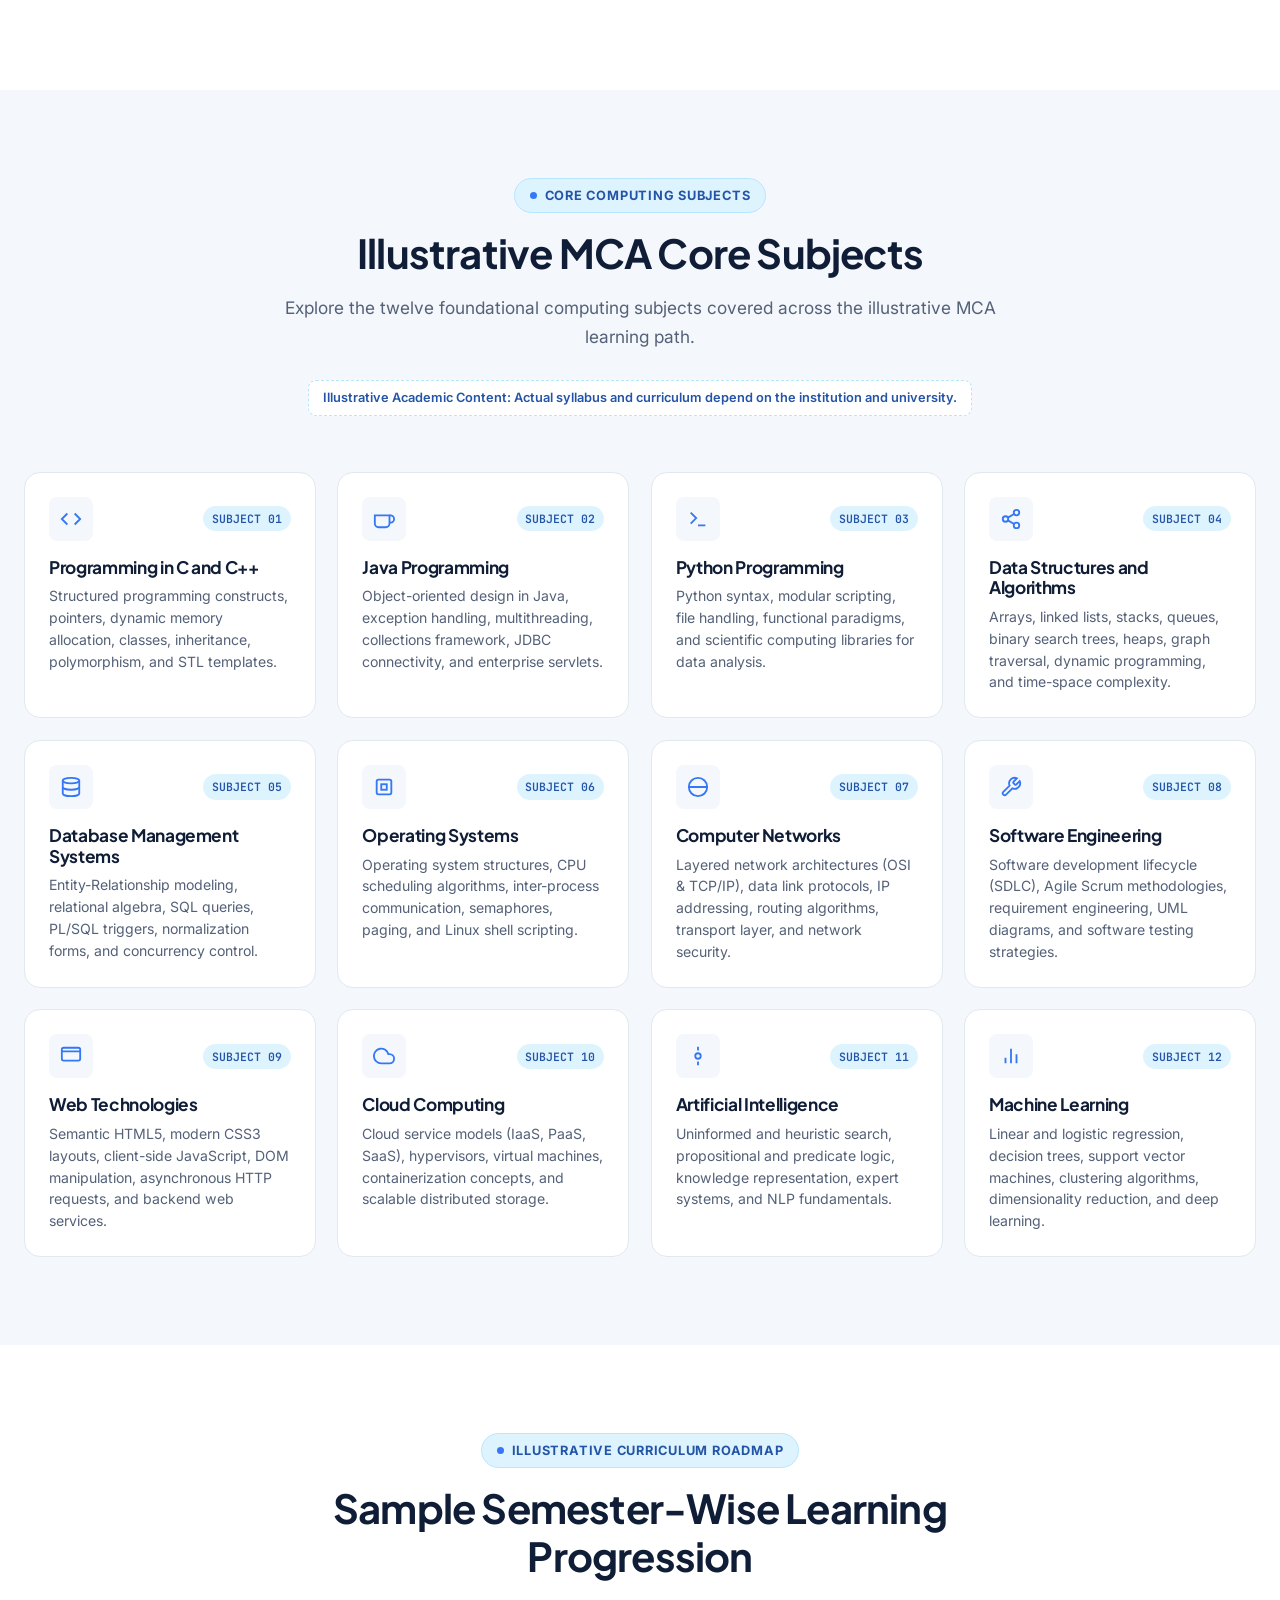
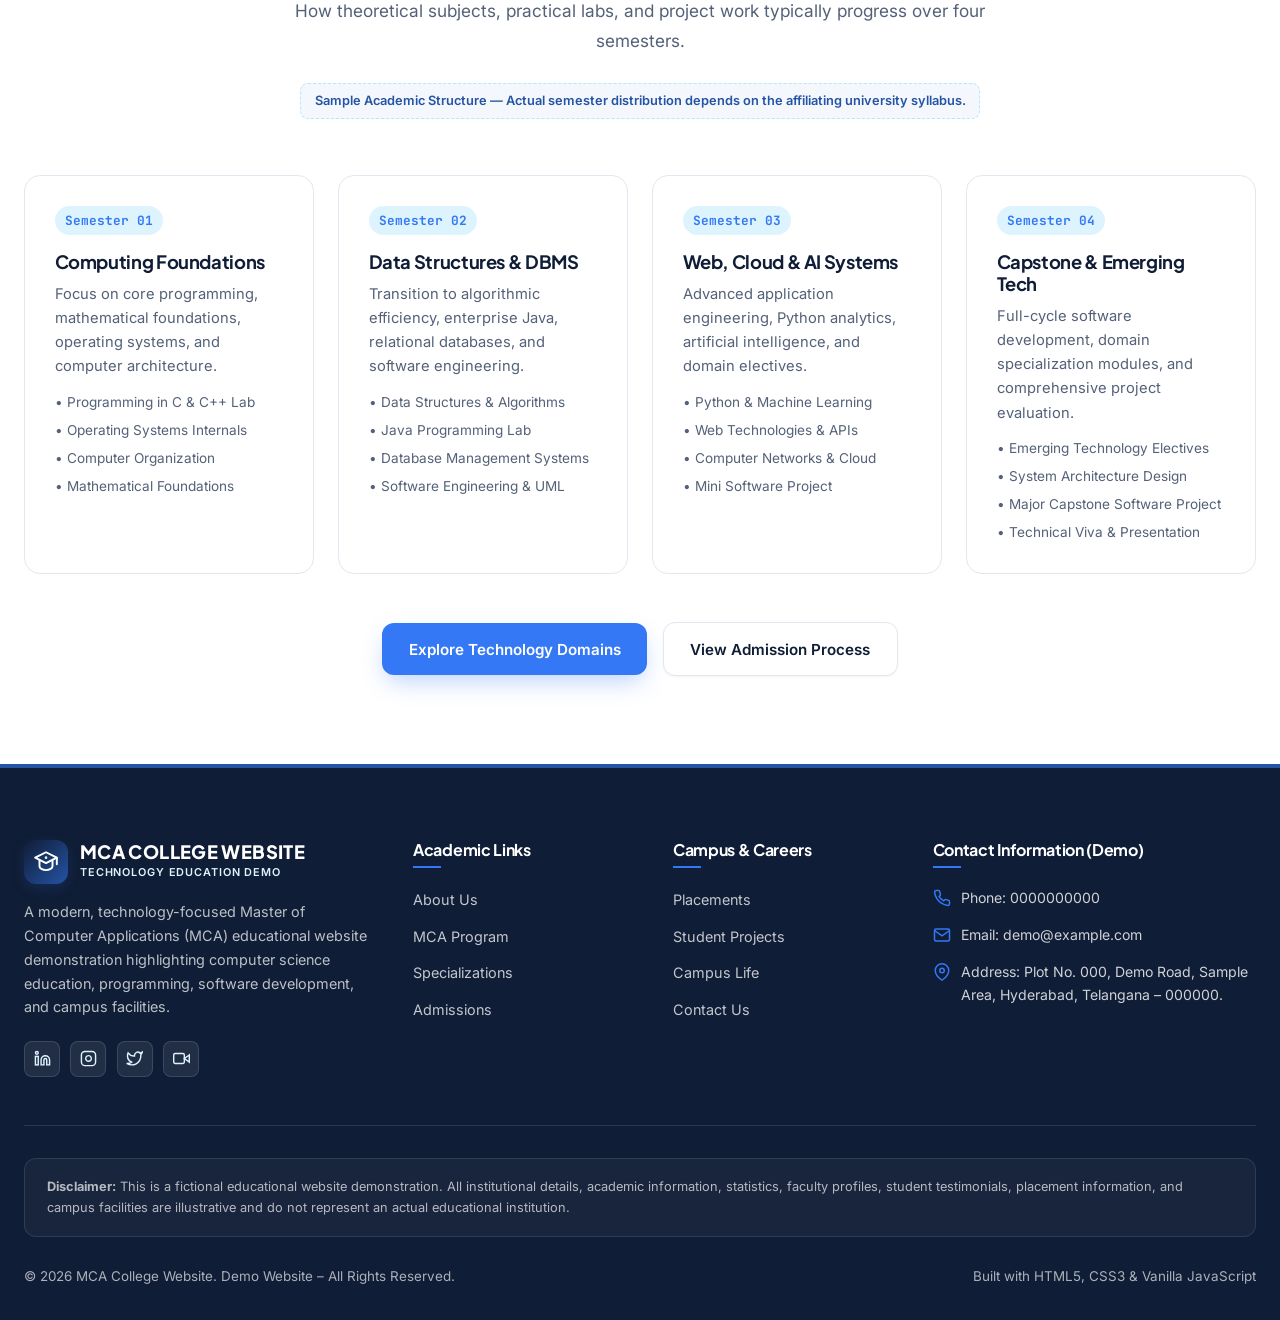
<file: mca-program.html>
<!DOCTYPE html>
<html lang="en">
<head>
  <meta charset="UTF-8">
  <meta name="viewport" content="width=device-width, initial-scale=1.0">
  <title>MCA Program | MCA College Website | Master of Computer Applications Demo</title>
  <meta name="description" content="Explore a modern MCA college website demo featuring computer applications, programming, artificial intelligence, data science, admissions, placements, and campus life in India.">
  <meta name="robots" content="index, follow">

  <!-- Open Graph Meta Tags -->
  <meta property="og:title" content="MCA Program | MCA College Website">
  <meta property="og:description" content="Explore the Master of Computer Applications (MCA) illustrative program overview, core computing subjects, practical learning, and career opportunities.">
  <meta property="og:type" content="website">
  <meta property="og:image" content="assets/images/programming-classroom.webp">

  <!-- Google Fonts -->
  <link rel="preconnect" href="https://fonts.googleapis.com">
  <link rel="preconnect" href="https://fonts.gstatic.com" crossorigin>
  <link href="https://fonts.googleapis.com/css2?family=Inter:wght@400;500;600;700&family=JetBrains+Mono:wght@500;600&family=Plus+Jakarta+Sans:wght@700;800&display=swap" rel="stylesheet">

  <!-- Stylesheets -->
  <link rel="stylesheet" href="assets/css/style.css">
  <link rel="stylesheet" href="assets/css/responsive.css">
</head>
<body>

  <!-- Top Demo Announcement Bar -->
  <div class="top-demo-bar">
    <div class="container top-demo-bar-inner">
      <div class="top-demo-notice">
        <span class="top-demo-pill">Demo Website</span>
        <span>Illustrative MCA College Website Template — Generic Academic Demonstration Content Only</span>
      </div>
      <div class="top-demo-links">
        <span>Phone: 0000000000</span>
        <span>Email: demo@example.com</span>
      </div>
    </div>
  </div>

  <!-- Sticky Header & Navigation -->
  <header class="site-header" id="siteHeader">
    <div class="container header-inner">
      <a href="index.html" class="brand-logo" aria-label="MCA College Home">
        <div class="brand-icon-box" aria-hidden="true">
          <svg viewBox="0 0 24 24" fill="none" stroke="currentColor" stroke-width="1.8" stroke-linecap="round" stroke-linejoin="round">
            <path d="M12 3L2 8l10 5 10-5-10-5z"/>
            <path d="M6 10.5v5.5c0 1.8 2.7 3.5 6 3.5s6-1.7 6-3.5v-5.5"/>
            <path d="M22 8v6"/>
            <circle cx="12" cy="8" r="1.2" fill="#DDF4FF" stroke="none"/>
          </svg>
        </div>
        <div class="brand-text-wrap">
          <span class="brand-title">MCA COLLEGE</span>
          <span class="brand-subtitle">Computer Applications</span>
        </div>
      </a>

            <!-- Center Section: Clean Navigation with Dropdowns -->
      <nav class="main-nav" id="mainNav" aria-label="Primary Navigation">
        <ul class="nav-list">
          <li class="nav-item">
            <a href="index.html" class="nav-link">Home</a>
          </li>

          <!-- Academics Dropdown -->
          <li class="nav-item dropdown">
            <a href="mca-program.html" class="nav-link dropdown-toggle" aria-haspopup="true" aria-expanded="false">
              <span>Academics</span>
              <svg class="dropdown-chevron" viewBox="0 0 24 24" fill="none" stroke="currentColor" stroke-width="2.5"><polyline points="6 9 12 15 18 9"/></svg>
            </a>
            <ul class="nav-dropdown-menu">
              <li><a href="mca-program.html" class="dropdown-link">MCA Program</a></li>
              <li><a href="specializations.html" class="dropdown-link">Specializations</a></li>
              <li><a href="student-projects.html" class="dropdown-link">Student Projects</a></li>
            </ul>
          </li>

          <li class="nav-item">
            <a href="admissions.html" class="nav-link">Admissions</a>
          </li>

          <!-- Campus & About Dropdown -->
          <li class="nav-item dropdown">
            <a href="about.html" class="nav-link dropdown-toggle" aria-haspopup="true" aria-expanded="false">
              <span>Explore</span>
              <svg class="dropdown-chevron" viewBox="0 0 24 24" fill="none" stroke="currentColor" stroke-width="2.5"><polyline points="6 9 12 15 18 9"/></svg>
            </a>
            <ul class="nav-dropdown-menu">
              <li><a href="about.html" class="dropdown-link">About Us</a></li>
              <li><a href="placements.html" class="dropdown-link">Placements</a></li>
              <li><a href="campus-life.html" class="dropdown-link">Campus Life</a></li>
            </ul>
          </li>

          <li class="nav-item">
            <a href="contact.html" class="nav-link">Contact</a>
          </li>
        </ul>
      </nav>

      <div class="header-actions">
        <a href="#student-portal" class="portal-link" data-demo-modal data-demo-title="Student Portal (Demo Link)" data-demo-desc="This is a frontend demonstration link for the Student Portal. In an active institutional deployment, students log in here to access course materials, lab schedules, attendance, and academic announcements.">
          <svg viewBox="0 0 24 24" fill="none" stroke="currentColor" stroke-width="2" stroke-linecap="round" stroke-linejoin="round"><rect x="3" y="11" width="18" height="11" rx="2" ry="2"/><path d="M7 11V7a5 5 0 0 1 10 0v4"/></svg>
          <span>Student Portal</span>
        </a>
        <a href="admissions.html#enquiry-form" class="btn btn-primary btn-sm">Apply Now</a>
        <button class="mobile-menu-toggle" id="mobileMenuToggle" aria-label="Toggle Navigation Menu" aria-expanded="false">
          <span class="hamburger-line"></span>
          <span class="hamburger-line"></span>
          <span class="hamburger-line"></span>
        </button>
      </div>
    </div>
  </header>

  <main>
    <!-- Page Hero Banner -->
    <section class="page-banner">
      <div class="container page-banner-inner">
        <nav class="breadcrumb" aria-label="Breadcrumb">
          <a href="index.html">Home</a>
          <span class="breadcrumb-sep">/</span>
          <span>MCA Program</span>
        </nav>
        <h1>Master of Computer Applications (MCA)</h1>
        <p>Explore the illustrative academic structure, core computing subjects, laboratory pedagogy, and project-based learning pillars of the MCA degree program.</p>
      </div>
    </section>

    <!-- Program Overview & Objectives -->
    <section class="section">
      <div class="container">
        <div class="program-overview-bar reveal">
          <div class="program-meta-card">
            <div class="program-meta-icon"><svg viewBox="0 0 24 24" fill="none" stroke="currentColor" stroke-width="2"><circle cx="12" cy="12" r="10"/><polyline points="12 6 12 12 16 14"/></svg></div>
            <div class="program-meta-info">
              <span>Typical Duration</span>
              <strong>2 Years (4 Semesters)</strong>
            </div>
          </div>
          <div class="program-meta-card">
            <div class="program-meta-icon"><svg viewBox="0 0 24 24" fill="none" stroke="currentColor" stroke-width="2"><path d="M2 3h6a4 4 0 0 1 4 4v14a3 3 0 0 0-3-3H2z"/><path d="M22 3h-6a4 4 0 0 0-4 4v14a3 3 0 0 1 3-3h7z"/></svg></div>
            <div class="program-meta-info">
              <span>Academic Level</span>
              <strong>Postgraduate Program</strong>
            </div>
          </div>
          <div class="program-meta-card">
            <div class="program-meta-icon"><svg viewBox="0 0 24 24" fill="none" stroke="currentColor" stroke-width="2"><polyline points="16 18 22 12 16 6"/><polyline points="8 6 2 12 8 18"/></svg></div>
            <div class="program-meta-info">
              <span>Learning Mode</span>
              <strong>Lectures + Practical Labs</strong>
            </div>
          </div>
          <div class="program-meta-card">
            <div class="program-meta-icon"><svg viewBox="0 0 24 24" fill="none" stroke="currentColor" stroke-width="2"><polygon points="12 2 2 7 12 12 22 7 12 2"/><polyline points="2 17 12 22 22 17"/></svg></div>
            <div class="program-meta-info">
              <span>Capstone Output</span>
              <strong>Major Software Project</strong>
            </div>
          </div>
        </div>

        <div class="about-grid">
          <div class="reveal">
            <div class="eyebrow"><span class="eyebrow-dot"></span> PROGRAM OVERVIEW</div>
            <h2 class="section-title">Structured Computing &amp; Software Engineering Education</h2>
            <p class="section-desc">The Master of Computer Applications (MCA) program is designed to provide students with a rigorous foundation in theoretical computer science combined with extensive practical experience in software architecture, programming languages, database management, and modern computing paradigms.</p>
            <div class="demo-badge-note" style="margin-bottom: 1.5rem;">
              <span>Note: All course information on this page is illustrative academic content. Actual syllabus and curriculum depend on the institution and university.</span>
            </div>

            <div class="eligibility-list">
              <div class="eligibility-item">
                <div class="eligibility-check"><svg viewBox="0 0 24 24" fill="none" stroke="currentColor" stroke-width="2.5"><polyline points="20 6 9 17 4 12"/></svg></div>
                <div><strong>General Course Objectives:</strong> Build proficiency in algorithmic analysis, object-oriented programming, system design, and modern application frameworks.</div>
              </div>
              <div class="eligibility-item">
                <div class="eligibility-check"><svg viewBox="0 0 24 24" fill="none" stroke="currentColor" stroke-width="2.5"><polyline points="20 6 9 17 4 12"/></svg></div>
                <div><strong>Practical Learning:</strong> Every core programming and systems subject is paired with dedicated weekly laboratory sessions for hands-on code implementation.</div>
              </div>
              <div class="eligibility-item">
                <div class="eligibility-check"><svg viewBox="0 0 24 24" fill="none" stroke="currentColor" stroke-width="2.5"><polyline points="20 6 9 17 4 12"/></svg></div>
                <div><strong>Project-Based Education:</strong> Progressive mini-projects and a comprehensive final-semester capstone software engineering project.</div>
              </div>
              <div class="eligibility-item">
                <div class="eligibility-check"><svg viewBox="0 0 24 24" fill="none" stroke="currentColor" stroke-width="2.5"><polyline points="20 6 9 17 4 12"/></svg></div>
                <div><strong>Technical Skill Development:</strong> Version control, debugging, code documentation, database query optimization, and collaborative agile workflows.</div>
              </div>
            </div>
          </div>

          <div class="about-image-wrap reveal">
            <div class="about-main-img">
              <img src="assets/images/programming-classroom.webp" alt="MCA Programming Classroom and Lecture Environment">
            </div>
          </div>
        </div>
      </div>
    </section>

    <!-- 12 Core Computing Subjects -->
    <section class="section bg-light" id="core-subjects">
      <div class="container">
        <div class="section-header reveal">
          <div class="eyebrow"><span class="eyebrow-dot"></span> CORE COMPUTING SUBJECTS</div>
          <h2 class="section-title">Illustrative MCA Core Subjects</h2>
          <p class="section-desc">Explore the twelve foundational computing subjects covered across the illustrative MCA learning path.</p>
          <div class="demo-badge-note">
            <span>Illustrative Academic Content: Actual syllabus and curriculum depend on the institution and university.</span>
          </div>
        </div>

        <div class="subjects-grid">
          <article class="subject-card reveal">
            <div>
              <div class="subject-card-top">
                <div class="subject-icon"><svg viewBox="0 0 24 24" fill="none" stroke="currentColor" stroke-width="2"><polyline points="16 18 22 12 16 6"/><polyline points="8 6 2 12 8 18"/></svg></div>
                <span class="subject-code">SUBJECT 01</span>
              </div>
              <h3>Programming in C and C++</h3>
              <p>Structured programming constructs, pointers, dynamic memory allocation, classes, inheritance, polymorphism, and STL templates.</p>
            </div>
          </article>

          <article class="subject-card reveal">
            <div>
              <div class="subject-card-top">
                <div class="subject-icon"><svg viewBox="0 0 24 24" fill="none" stroke="currentColor" stroke-width="2"><path d="M18 8h1a4 4 0 0 1 0 8h-1"/><path d="M2 8h16v9a4 4 0 0 1-4 4H6a4 4 0 0 1-4-4V8z"/></svg></div>
                <span class="subject-code">SUBJECT 02</span>
              </div>
              <h3>Java Programming</h3>
              <p>Object-oriented design in Java, exception handling, multithreading, collections framework, JDBC connectivity, and enterprise servlets.</p>
            </div>
          </article>

          <article class="subject-card reveal">
            <div>
              <div class="subject-card-top">
                <div class="subject-icon"><svg viewBox="0 0 24 24" fill="none" stroke="currentColor" stroke-width="2"><polyline points="4 17 10 11 4 5"/><line x1="12" y1="19" x2="20" y2="19"/></svg></div>
                <span class="subject-code">SUBJECT 03</span>
              </div>
              <h3>Python Programming</h3>
              <p>Python syntax, modular scripting, file handling, functional paradigms, and scientific computing libraries for data analysis.</p>
            </div>
          </article>

          <article class="subject-card reveal">
            <div>
              <div class="subject-card-top">
                <div class="subject-icon"><svg viewBox="0 0 24 24" fill="none" stroke="currentColor" stroke-width="2"><circle cx="18" cy="5" r="3"/><circle cx="6" cy="12" r="3"/><circle cx="18" cy="19" r="3"/><line x1="8.59" y1="13.51" x2="15.42" y2="17.49"/><line x1="15.41" y1="6.51" x2="8.59" y2="10.49"/></svg></div>
                <span class="subject-code">SUBJECT 04</span>
              </div>
              <h3>Data Structures and Algorithms</h3>
              <p>Arrays, linked lists, stacks, queues, binary search trees, heaps, graph traversal, dynamic programming, and time-space complexity.</p>
            </div>
          </article>

          <article class="subject-card reveal">
            <div>
              <div class="subject-card-top">
                <div class="subject-icon"><svg viewBox="0 0 24 24" fill="none" stroke="currentColor" stroke-width="2"><ellipse cx="12" cy="5" rx="9" ry="3"/><path d="M21 12c0 1.66-4 3-9 3s-9-1.34-9-3"/><path d="M3 5v14c0 1.66 4 3 9 3s9-1.34 9-3V5"/></svg></div>
                <span class="subject-code">SUBJECT 05</span>
              </div>
              <h3>Database Management Systems</h3>
              <p>Entity-Relationship modeling, relational algebra, SQL queries, PL/SQL triggers, normalization forms, and concurrency control.</p>
            </div>
          </article>

          <article class="subject-card reveal">
            <div>
              <div class="subject-card-top">
                <div class="subject-icon"><svg viewBox="0 0 24 24" fill="none" stroke="currentColor" stroke-width="2"><rect x="4" y="4" width="16" height="16" rx="2"/><rect x="9" y="9" width="6" height="6"/></svg></div>
                <span class="subject-code">SUBJECT 06</span>
              </div>
              <h3>Operating Systems</h3>
              <p>Operating system structures, CPU scheduling algorithms, inter-process communication, semaphores, paging, and Linux shell scripting.</p>
            </div>
          </article>

          <article class="subject-card reveal">
            <div>
              <div class="subject-card-top">
                <div class="subject-icon"><svg viewBox="0 0 24 24" fill="none" stroke="currentColor" stroke-width="2"><circle cx="12" cy="12" r="10"/><line x1="2" y1="12" x2="22" y2="12"/></svg></div>
                <span class="subject-code">SUBJECT 07</span>
              </div>
              <h3>Computer Networks</h3>
              <p>Layered network architectures (OSI &amp; TCP/IP), data link protocols, IP addressing, routing algorithms, transport layer, and network security.</p>
            </div>
          </article>

          <article class="subject-card reveal">
            <div>
              <div class="subject-card-top">
                <div class="subject-icon"><svg viewBox="0 0 24 24" fill="none" stroke="currentColor" stroke-width="2"><path d="M14.7 6.3a1 1 0 0 0 0 1.4l1.6 1.6a1 1 0 0 0 1.4 0l3.77-3.77a6 6 0 0 1-7.94 7.94l-6.91 6.91a2.12 2.12 0 0 1-3-3l6.91-6.91a6 6 0 0 1 7.94-7.94l-3.76 3.76z"/></svg></div>
                <span class="subject-code">SUBJECT 08</span>
              </div>
              <h3>Software Engineering</h3>
              <p>Software development lifecycle (SDLC), Agile Scrum methodologies, requirement engineering, UML diagrams, and software testing strategies.</p>
            </div>
          </article>

          <article class="subject-card reveal">
            <div>
              <div class="subject-card-top">
                <div class="subject-icon"><svg viewBox="0 0 24 24" fill="none" stroke="currentColor" stroke-width="2"><rect x="2" y="3" width="20" height="14" rx="2"/><line x1="2" y1="7" x2="22" y2="7"/></svg></div>
                <span class="subject-code">SUBJECT 09</span>
              </div>
              <h3>Web Technologies</h3>
              <p>Semantic HTML5, modern CSS3 layouts, client-side JavaScript, DOM manipulation, asynchronous HTTP requests, and backend web services.</p>
            </div>
          </article>

          <article class="subject-card reveal">
            <div>
              <div class="subject-card-top">
                <div class="subject-icon"><svg viewBox="0 0 24 24" fill="none" stroke="currentColor" stroke-width="2"><path d="M18 10h-1.26A8 8 0 1 0 9 20h9a5 5 0 0 0 0-10z"/></svg></div>
                <span class="subject-code">SUBJECT 10</span>
              </div>
              <h3>Cloud Computing</h3>
              <p>Cloud service models (IaaS, PaaS, SaaS), hypervisors, virtual machines, containerization concepts, and scalable distributed storage.</p>
            </div>
          </article>

          <article class="subject-card reveal">
            <div>
              <div class="subject-card-top">
                <div class="subject-icon"><svg viewBox="0 0 24 24" fill="none" stroke="currentColor" stroke-width="2"><circle cx="12" cy="12" r="3"/><path d="M12 2v4M12 18v4"/></svg></div>
                <span class="subject-code">SUBJECT 11</span>
              </div>
              <h3>Artificial Intelligence</h3>
              <p>Uninformed and heuristic search, propositional and predicate logic, knowledge representation, expert systems, and NLP fundamentals.</p>
            </div>
          </article>

          <article class="subject-card reveal">
            <div>
              <div class="subject-card-top">
                <div class="subject-icon"><svg viewBox="0 0 24 24" fill="none" stroke="currentColor" stroke-width="2"><line x1="18" y1="20" x2="18" y2="10"/><line x1="12" y1="20" x2="12" y2="4"/><line x1="6" y1="20" x2="6" y2="14"/></svg></div>
                <span class="subject-code">SUBJECT 12</span>
              </div>
              <h3>Machine Learning</h3>
              <p>Linear and logistic regression, decision trees, support vector machines, clustering algorithms, dimensionality reduction, and deep learning.</p>
            </div>
          </article>
        </div>
      </div>
    </section>

    <!-- Illustrative 4-Semester Progression -->
    <section class="section">
      <div class="container">
        <div class="section-header reveal">
          <div class="eyebrow"><span class="eyebrow-dot"></span> ILLUSTRATIVE CURRICULUM ROADMAP</div>
          <h2 class="section-title">Sample Semester-Wise Learning Progression</h2>
          <p class="section-desc">How theoretical subjects, practical labs, and project work typically progress over four semesters.</p>
          <div class="demo-badge-note">
            <span>Sample Academic Structure — Actual semester distribution depends on the affiliating university syllabus.</span>
          </div>
        </div>

        <div class="stats-grid" style="color: var(--dark-text);">
          <div class="feature-card reveal">
            <span class="step-number">Semester 01</span>
            <h3>Computing Foundations</h3>
            <p style="margin-bottom: 0.75rem;">Focus on core programming, mathematical foundations, operating systems, and computer architecture.</p>
            <ul style="font-size: 0.85rem; color: var(--muted-text); display: grid; gap: 0.35rem;">
              <li>• Programming in C &amp; C++ Lab</li>
              <li>• Operating Systems Internals</li>
              <li>• Computer Organization</li>
              <li>• Mathematical Foundations</li>
            </ul>
          </div>

          <div class="feature-card reveal">
            <span class="step-number">Semester 02</span>
            <h3>Data Structures &amp; DBMS</h3>
            <p style="margin-bottom: 0.75rem;">Transition to algorithmic efficiency, enterprise Java, relational databases, and software engineering.</p>
            <ul style="font-size: 0.85rem; color: var(--muted-text); display: grid; gap: 0.35rem;">
              <li>• Data Structures &amp; Algorithms</li>
              <li>• Java Programming Lab</li>
              <li>• Database Management Systems</li>
              <li>• Software Engineering &amp; UML</li>
            </ul>
          </div>

          <div class="feature-card reveal">
            <span class="step-number">Semester 03</span>
            <h3>Web, Cloud &amp; AI Systems</h3>
            <p style="margin-bottom: 0.75rem;">Advanced application engineering, Python analytics, artificial intelligence, and domain electives.</p>
            <ul style="font-size: 0.85rem; color: var(--muted-text); display: grid; gap: 0.35rem;">
              <li>• Python &amp; Machine Learning</li>
              <li>• Web Technologies &amp; APIs</li>
              <li>• Computer Networks &amp; Cloud</li>
              <li>• Mini Software Project</li>
            </ul>
          </div>

          <div class="feature-card reveal">
            <span class="step-number">Semester 04</span>
            <h3>Capstone &amp; Emerging Tech</h3>
            <p style="margin-bottom: 0.75rem;">Full-cycle software development, domain specialization modules, and comprehensive project evaluation.</p>
            <ul style="font-size: 0.85rem; color: var(--muted-text); display: grid; gap: 0.35rem;">
              <li>• Emerging Technology Electives</li>
              <li>• System Architecture Design</li>
              <li>• Major Capstone Software Project</li>
              <li>• Technical Viva &amp; Presentation</li>
            </ul>
          </div>
        </div>

        <div style="text-align: center; margin-top: 3rem;">
          <a href="specializations.html" class="btn btn-primary">Explore Technology Domains</a>
          <a href="admissions.html" class="btn btn-secondary" style="margin-left: 0.75rem;">View Admission Process</a>
        </div>
      </div>
    </section>
  </main>

  <!-- Footer -->
  <footer class="site-footer">
    <div class="container">
      <div class="footer-grid">
        <div class="footer-brand">
          <a href="index.html" class="brand-logo" aria-label="MCA College Website">
            <div class="brand-icon-box" aria-hidden="true">
              <svg viewBox="0 0 24 24" fill="none" stroke="currentColor" stroke-width="1.8" stroke-linecap="round" stroke-linejoin="round">
                <path d="M12 3L2 8l10 5 10-5-10-5z"/>
                <path d="M6 10.5v5.5c0 1.8 2.7 3.5 6 3.5s6-1.7 6-3.5v-5.5"/>
                <path d="M22 8v6"/>
                <circle cx="12" cy="8" r="1.2" fill="#DDF4FF" stroke="none"/>
              </svg>
            </div>
            <div class="brand-text-wrap">
              <span class="brand-title">MCA COLLEGE WEBSITE</span>
              <span class="brand-subtitle">Technology Education Demo</span>
            </div>
          </a>
          <p class="footer-desc">A modern, technology-focused Master of Computer Applications (MCA) educational website demonstration highlighting computer science education, programming, software development, and campus facilities.</p>
          <div class="social-decorative-list" aria-label="Decorative Social Icons (Demo Only)">
            <span class="social-deco-icon" title="Decorative Icon Only"><svg viewBox="0 0 24 24" fill="none" stroke="currentColor" stroke-width="2"><path d="M16 8a6 6 0 0 1 6 6v7h-4v-7a2 2 0 0 0-2-2 2 2 0 0 0-2 2v7h-4v-7a6 6 0 0 1 6-6z"/><rect x="2" y="9" width="4" height="12"/><circle cx="4" cy="4" r="2"/></svg></span>
            <span class="social-deco-icon" title="Decorative Icon Only"><svg viewBox="0 0 24 24" fill="none" stroke="currentColor" stroke-width="2"><rect x="2" y="2" width="20" height="20" rx="5" ry="5"/><path d="M16 11.37A4 4 0 1 1 12.63 8 4 4 0 0 1 16 11.37z"/><line x1="17.5" y1="6.5" x2="17.51" y2="6.5"/></svg></span>
            <span class="social-deco-icon" title="Decorative Icon Only"><svg viewBox="0 0 24 24" fill="none" stroke="currentColor" stroke-width="2"><path d="M23 3a10.9 10.9 0 0 1-3.14 1.53 4.48 4.48 0 0 0-7.86 3v1A10.66 10.66 0 0 1 3 4s-4 9 5 13a11.64 11.64 0 0 1-7 2c9 5 20 0 20-11.5a4.5 4.5 0 0 0-.08-.83A7.72 7.72 0 0 0 23 3z"/></svg></span>
            <span class="social-deco-icon" title="Decorative Icon Only"><svg viewBox="0 0 24 24" fill="none" stroke="currentColor" stroke-width="2"><polygon points="23 7 16 12 23 17 23 7"/><rect x="1" y="5" width="15" height="14" rx="2" ry="2"/></svg></span>
          </div>
        </div>

        <div class="footer-col">
          <h4>Academic Links</h4>
          <ul class="footer-links">
            <li><a href="about.html">About Us</a></li>
            <li><a href="mca-program.html">MCA Program</a></li>
            <li><a href="specializations.html">Specializations</a></li>
            <li><a href="admissions.html">Admissions</a></li>
          </ul>
        </div>

        <div class="footer-col">
          <h4>Campus &amp; Careers</h4>
          <ul class="footer-links">
            <li><a href="placements.html">Placements</a></li>
            <li><a href="student-projects.html">Student Projects</a></li>
            <li><a href="campus-life.html">Campus Life</a></li>
            <li><a href="contact.html">Contact Us</a></li>
          </ul>
        </div>

        <div class="footer-col">
          <h4>Contact Information (Demo)</h4>
          <div class="footer-contact-list">
            <div class="footer-contact-item">
              <svg viewBox="0 0 24 24" fill="none" stroke="currentColor" stroke-width="2"><path d="M22 16.92v3a2 2 0 0 1-2.18 2 19.79 19.79 0 0 1-8.63-3.07 19.5 19.5 0 0 1-6-6 19.79 19.79 0 0 1-3.07-8.67A2 2 0 0 1 4.11 2h3a2 2 0 0 1 2 1.72 12.84 12.84 0 0 0 .7 2.81 2 2 0 0 1-.45 2.11L8.09 9.91a16 16 0 0 0 6 6l1.27-1.27a2 2 0 0 1 2.11-.45 12.84 12.84 0 0 0 2.81.7A2 2 0 0 1 22 16.92z"/></svg>
              <span>Phone: 0000000000</span>
            </div>
            <div class="footer-contact-item">
              <svg viewBox="0 0 24 24" fill="none" stroke="currentColor" stroke-width="2"><path d="M4 4h16c1.1 0 2 .9 2 2v12c0 1.1-.9 2-2 2H4c-1.1 0-2-.9-2-2V6c0-1.1.9-2 2-2z"/><polyline points="22,6 12,13 2,6"/></svg>
              <span>Email: <a href="mailto:demo@example.com">demo@example.com</a></span>
            </div>
            <div class="footer-contact-item">
              <svg viewBox="0 0 24 24" fill="none" stroke="currentColor" stroke-width="2"><path d="M21 10c0 7-9 13-9 13s-9-6-9-13a9 9 0 0 1 18 0z"/><circle cx="12" cy="10" r="3"/></svg>
              <span>Address: Plot No. 000, Demo Road, Sample Area, Hyderabad, Telangana – 000000.</span>
            </div>
          </div>
        </div>
      </div>

      <div class="footer-disclaimer-box">
        <strong>Disclaimer:</strong> This is a fictional educational website demonstration. All institutional details, academic information, statistics, faculty profiles, student testimonials, placement information, and campus facilities are illustrative and do not represent an actual educational institution.
      </div>

      <div class="footer-bottom">
        <span>&copy; 2026 MCA College Website. Demo Website – All Rights Reserved.</span>
        <span>Built with HTML5, CSS3 &amp; Vanilla JavaScript</span>
      </div>
    </div>
  </footer>

  <!-- Interactive Demo Feature Modal -->
  <div class="demo-info-modal" id="demoInfoModal" aria-hidden="true" role="dialog" aria-labelledby="demoModalTitle">
    <div class="demo-info-dialog">
      <div class="eyebrow" style="margin-bottom: 0.75rem;"><span class="eyebrow-dot"></span> Interactive Demo Preview</div>
      <h3 id="demoModalTitle" style="margin-bottom: 0.65rem;">Demonstration Feature</h3>
      <p id="demoModalBody" style="margin-bottom: 1.5rem;">This interactive feature is part of the MCA College Website demonstration template.</p>
      <div style="display: flex; justify-content: flex-end; gap: 0.75rem;">
        <button type="button" class="btn btn-primary btn-sm" id="demoModalClose">Close Preview</button>
      </div>
    </div>
  </div>

  <button class="back-to-top" id="backToTop" aria-label="Scroll back to top">
    <svg viewBox="0 0 24 24" fill="none" stroke="currentColor" stroke-width="2.5" stroke-linecap="round" stroke-linejoin="round"><polyline points="18 15 12 9 6 15"/></svg>
  </button>

  <script src="assets/js/script.js"></script>
</body>
</html>
</file>
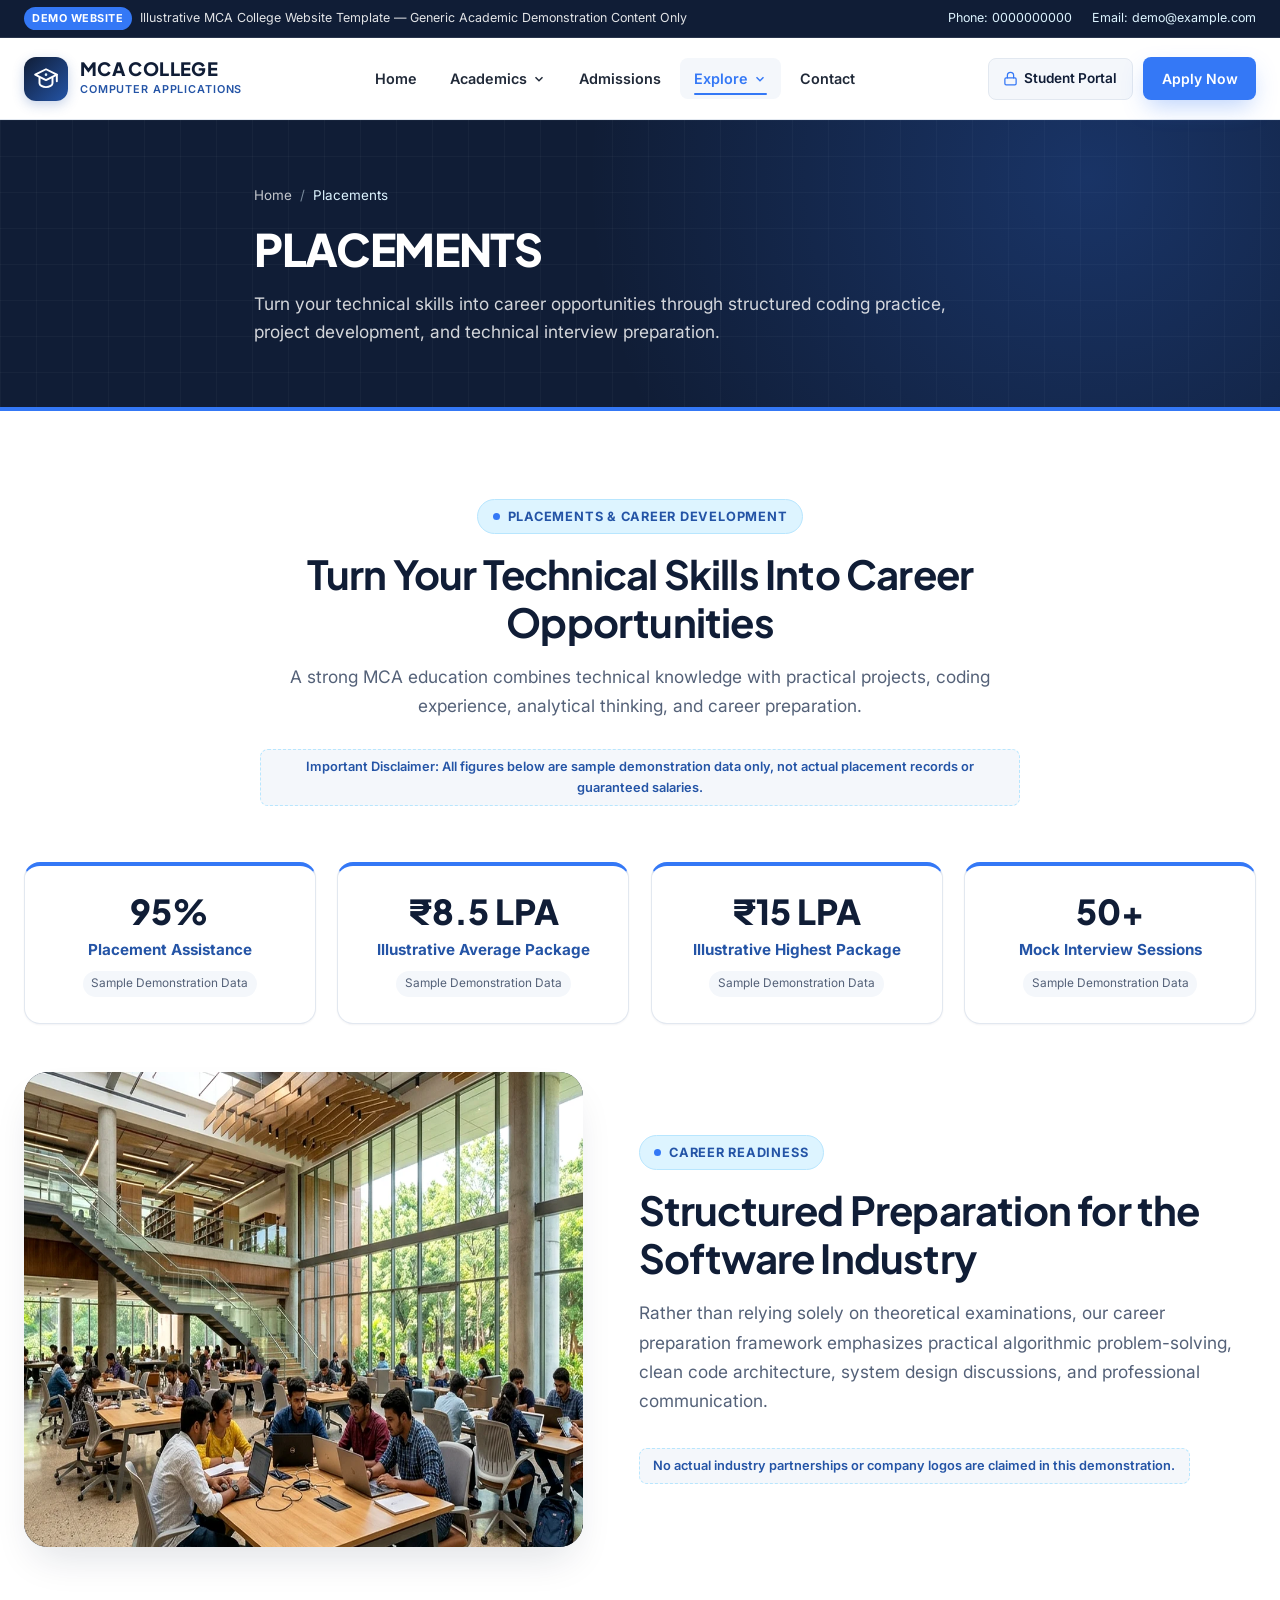
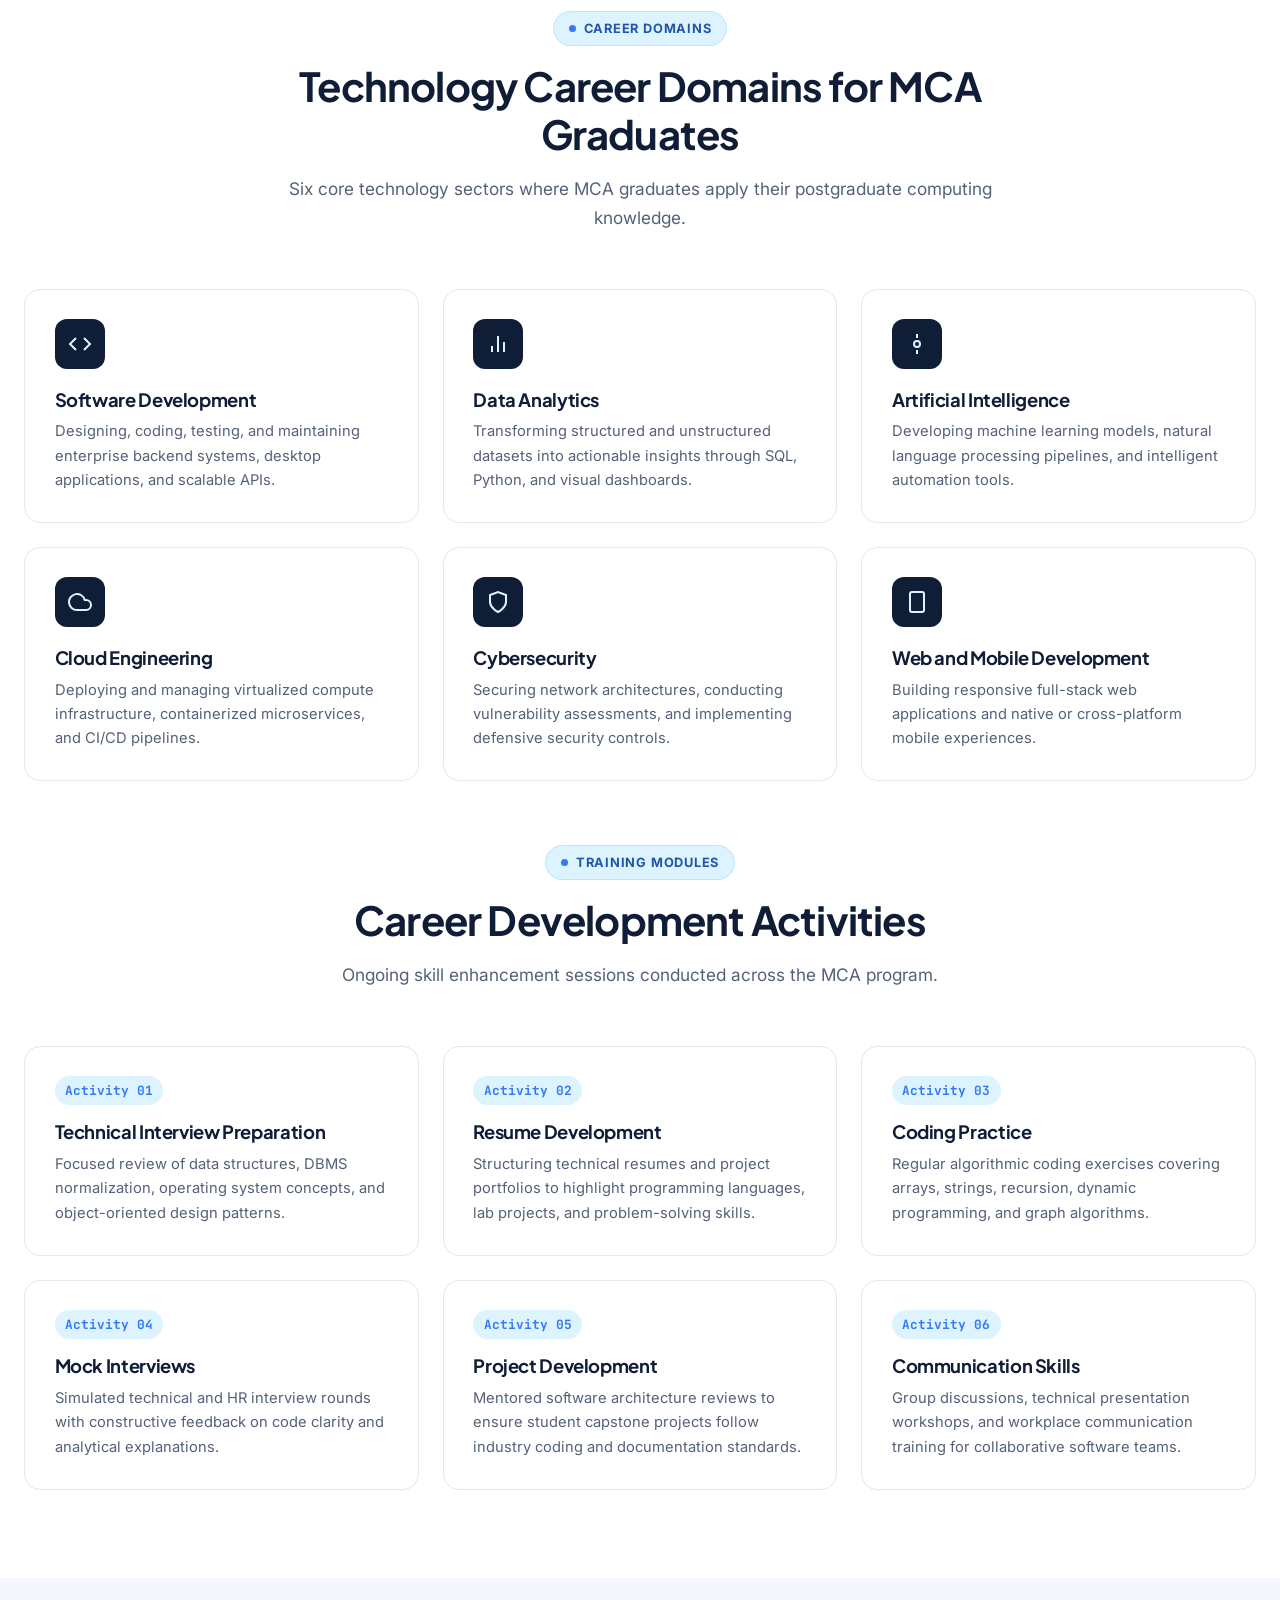
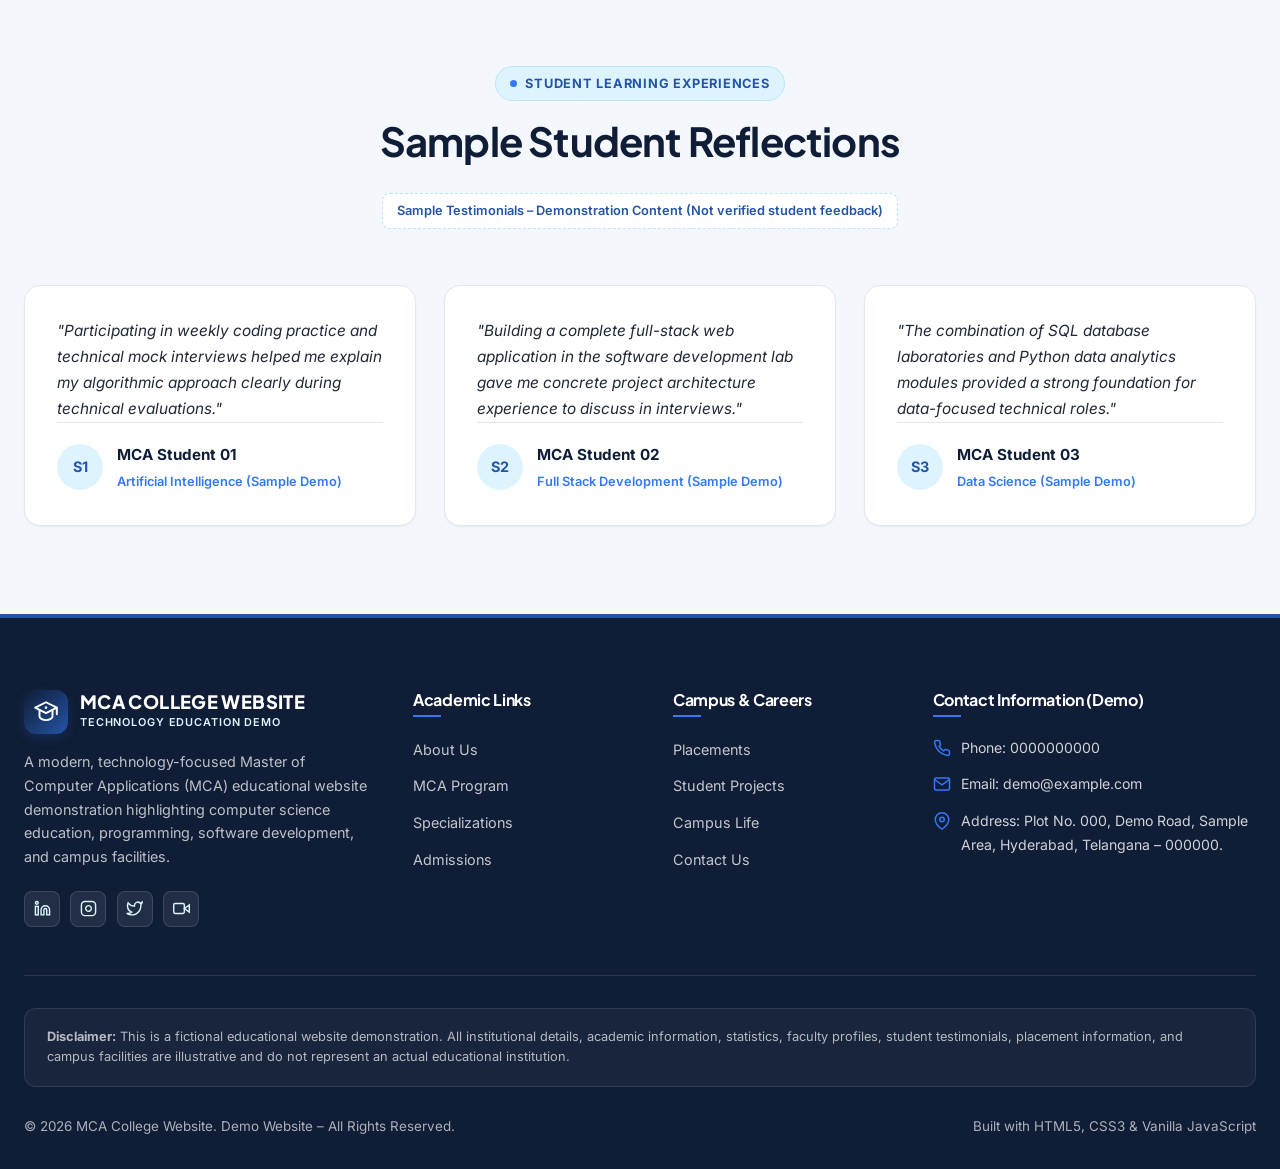
<file: placements.html>
<!DOCTYPE html>
<html lang="en">
<head>
  <meta charset="UTF-8">
  <meta name="viewport" content="width=device-width, initial-scale=1.0">
  <title>Placements &amp; Career Development | MCA College Website</title>
  <meta name="description" content="Explore a modern MCA college website demo featuring computer applications, programming, artificial intelligence, data science, admissions, placements, and campus life in India.">
  <meta name="robots" content="index, follow">

  <!-- Open Graph Meta Tags -->
  <meta property="og:title" content="Placements &amp; Career Development | MCA College Website">
  <meta property="og:description" content="Explore illustrative MCA placement statistics, technology career domains, and structured career development activities.">
  <meta property="og:type" content="website">
  <meta property="og:image" content="assets/images/placements.webp">

  <!-- Google Fonts -->
  <link rel="preconnect" href="https://fonts.googleapis.com">
  <link rel="preconnect" href="https://fonts.gstatic.com" crossorigin>
  <link href="https://fonts.googleapis.com/css2?family=Inter:wght@400;500;600;700&family=JetBrains+Mono:wght@500;600&family=Plus+Jakarta+Sans:wght@700;800&display=swap" rel="stylesheet">

  <!-- Stylesheets -->
  <link rel="stylesheet" href="assets/css/style.css">
  <link rel="stylesheet" href="assets/css/responsive.css">
</head>
<body>

  <!-- Top Demo Announcement Bar -->
  <div class="top-demo-bar">
    <div class="container top-demo-bar-inner">
      <div class="top-demo-notice">
        <span class="top-demo-pill">Demo Website</span>
        <span>Illustrative MCA College Website Template — Generic Academic Demonstration Content Only</span>
      </div>
      <div class="top-demo-links">
        <span>Phone: 0000000000</span>
        <span>Email: demo@example.com</span>
      </div>
    </div>
  </div>

  <!-- Sticky Header & Navigation -->
  <header class="site-header" id="siteHeader">
    <div class="container header-inner">
      <a href="index.html" class="brand-logo" aria-label="MCA College Home">
        <div class="brand-icon-box" aria-hidden="true">
          <svg viewBox="0 0 24 24" fill="none" stroke="currentColor" stroke-width="1.8" stroke-linecap="round" stroke-linejoin="round">
            <path d="M12 3L2 8l10 5 10-5-10-5z"/>
            <path d="M6 10.5v5.5c0 1.8 2.7 3.5 6 3.5s6-1.7 6-3.5v-5.5"/>
            <path d="M22 8v6"/>
            <circle cx="12" cy="8" r="1.2" fill="#DDF4FF" stroke="none"/>
          </svg>
        </div>
        <div class="brand-text-wrap">
          <span class="brand-title">MCA COLLEGE</span>
          <span class="brand-subtitle">Computer Applications</span>
        </div>
      </a>

            <!-- Center Section: Clean Navigation with Dropdowns -->
      <nav class="main-nav" id="mainNav" aria-label="Primary Navigation">
        <ul class="nav-list">
          <li class="nav-item">
            <a href="index.html" class="nav-link">Home</a>
          </li>

          <!-- Academics Dropdown -->
          <li class="nav-item dropdown">
            <a href="mca-program.html" class="nav-link dropdown-toggle" aria-haspopup="true" aria-expanded="false">
              <span>Academics</span>
              <svg class="dropdown-chevron" viewBox="0 0 24 24" fill="none" stroke="currentColor" stroke-width="2.5"><polyline points="6 9 12 15 18 9"/></svg>
            </a>
            <ul class="nav-dropdown-menu">
              <li><a href="mca-program.html" class="dropdown-link">MCA Program</a></li>
              <li><a href="specializations.html" class="dropdown-link">Specializations</a></li>
              <li><a href="student-projects.html" class="dropdown-link">Student Projects</a></li>
            </ul>
          </li>

          <li class="nav-item">
            <a href="admissions.html" class="nav-link">Admissions</a>
          </li>

          <!-- Campus & About Dropdown -->
          <li class="nav-item dropdown">
            <a href="about.html" class="nav-link dropdown-toggle" aria-haspopup="true" aria-expanded="false">
              <span>Explore</span>
              <svg class="dropdown-chevron" viewBox="0 0 24 24" fill="none" stroke="currentColor" stroke-width="2.5"><polyline points="6 9 12 15 18 9"/></svg>
            </a>
            <ul class="nav-dropdown-menu">
              <li><a href="about.html" class="dropdown-link">About Us</a></li>
              <li><a href="placements.html" class="dropdown-link">Placements</a></li>
              <li><a href="campus-life.html" class="dropdown-link">Campus Life</a></li>
            </ul>
          </li>

          <li class="nav-item">
            <a href="contact.html" class="nav-link">Contact</a>
          </li>
        </ul>
      </nav>

      <div class="header-actions">
        <a href="#student-portal" class="portal-link" data-demo-modal data-demo-title="Student Portal (Demo Link)" data-demo-desc="This is a frontend demonstration link for the Student Portal. In an active institutional deployment, students log in here to access course materials, lab schedules, attendance, and academic announcements.">
          <svg viewBox="0 0 24 24" fill="none" stroke="currentColor" stroke-width="2" stroke-linecap="round" stroke-linejoin="round"><rect x="3" y="11" width="18" height="11" rx="2" ry="2"/><path d="M7 11V7a5 5 0 0 1 10 0v4"/></svg>
          <span>Student Portal</span>
        </a>
        <a href="admissions.html#enquiry-form" class="btn btn-primary btn-sm">Apply Now</a>
        <button class="mobile-menu-toggle" id="mobileMenuToggle" aria-label="Toggle Navigation Menu" aria-expanded="false">
          <span class="hamburger-line"></span>
          <span class="hamburger-line"></span>
          <span class="hamburger-line"></span>
        </button>
      </div>
    </div>
  </header>

  <main>
    <!-- Page Hero Banner -->
    <section class="page-banner">
      <div class="container page-banner-inner">
        <nav class="breadcrumb" aria-label="Breadcrumb">
          <a href="index.html">Home</a>
          <span class="breadcrumb-sep">/</span>
          <span>Placements</span>
        </nav>
        <h1>PLACEMENTS</h1>
        <p>Turn your technical skills into career opportunities through structured coding practice, project development, and technical interview preparation.</p>
      </div>
    </section>

    <!-- 14. Placements and Career Development -->
    <section class="section">
      <div class="container">
        <div class="section-header reveal">
          <div class="eyebrow"><span class="eyebrow-dot"></span> PLACEMENTS &amp; CAREER DEVELOPMENT</div>
          <h2 class="section-title">Turn Your Technical Skills Into Career Opportunities</h2>
          <p class="section-desc">A strong MCA education combines technical knowledge with practical projects, coding experience, analytical thinking, and career preparation.</p>
          <div class="demo-badge-note">
            <span>Important Disclaimer: All figures below are sample demonstration data only, not actual placement records or guaranteed salaries.</span>
          </div>
        </div>

        <!-- Four Statistical Cards with Fictional Demo Data -->
        <div class="placement-stats-grid">
          <div class="placement-stat-card reveal">
            <div class="placement-stat-value">95%</div>
            <div class="placement-stat-title">Placement Assistance</div>
            <span class="placement-stat-sub">Sample Demonstration Data</span>
          </div>

          <div class="placement-stat-card reveal">
            <div class="placement-stat-value">₹8.5 LPA</div>
            <div class="placement-stat-title">Illustrative Average Package</div>
            <span class="placement-stat-sub">Sample Demonstration Data</span>
          </div>

          <div class="placement-stat-card reveal">
            <div class="placement-stat-value">₹15 LPA</div>
            <div class="placement-stat-title">Illustrative Highest Package</div>
            <span class="placement-stat-sub">Sample Demonstration Data</span>
          </div>

          <div class="placement-stat-card reveal">
            <div class="placement-stat-value">50+</div>
            <div class="placement-stat-title">Mock Interview Sessions</div>
            <span class="placement-stat-sub">Sample Demonstration Data</span>
          </div>
        </div>

        <div class="about-grid" style="margin-bottom: 4rem;">
          <div class="about-image-wrap reveal">
            <div class="about-main-img">
              <img src="assets/images/placements.webp" alt="Career Development and Technical Interview Preparation Environment">
            </div>
          </div>
          <div class="reveal">
            <div class="eyebrow"><span class="eyebrow-dot"></span> CAREER READINESS</div>
            <h2 class="section-title">Structured Preparation for the Software Industry</h2>
            <p class="section-desc">Rather than relying solely on theoretical examinations, our career preparation framework emphasizes practical algorithmic problem-solving, clean code architecture, system design discussions, and professional communication.</p>
            <div class="demo-badge-note" style="margin-top: 1rem;">
              <span>No actual industry partnerships or company logos are claimed in this demonstration.</span>
            </div>
          </div>
        </div>

        <!-- Career Domains (6 Cards) -->
        <div class="section-header reveal">
          <div class="eyebrow"><span class="eyebrow-dot"></span> CAREER DOMAINS</div>
          <h2 class="section-title">Technology Career Domains for MCA Graduates</h2>
          <p class="section-desc">Six core technology sectors where MCA graduates apply their postgraduate computing knowledge.</p>
        </div>

        <div class="features-grid" style="margin-bottom: 4rem;">
          <div class="feature-card reveal">
            <div class="feature-icon"><svg viewBox="0 0 24 24" fill="none" stroke="currentColor" stroke-width="2"><polyline points="16 18 22 12 16 6"/><polyline points="8 6 2 12 8 18"/></svg></div>
            <h3>Software Development</h3>
            <p>Designing, coding, testing, and maintaining enterprise backend systems, desktop applications, and scalable APIs.</p>
          </div>
          <div class="feature-card reveal">
            <div class="feature-icon"><svg viewBox="0 0 24 24" fill="none" stroke="currentColor" stroke-width="2"><line x1="18" y1="20" x2="18" y2="10"/><line x1="12" y1="20" x2="12" y2="4"/><line x1="6" y1="20" x2="6" y2="14"/></svg></div>
            <h3>Data Analytics</h3>
            <p>Transforming structured and unstructured datasets into actionable insights through SQL, Python, and visual dashboards.</p>
          </div>
          <div class="feature-card reveal">
            <div class="feature-icon"><svg viewBox="0 0 24 24" fill="none" stroke="currentColor" stroke-width="2"><circle cx="12" cy="12" r="3"/><path d="M12 2v4M12 18v4"/></svg></div>
            <h3>Artificial Intelligence</h3>
            <p>Developing machine learning models, natural language processing pipelines, and intelligent automation tools.</p>
          </div>
          <div class="feature-card reveal">
            <div class="feature-icon"><svg viewBox="0 0 24 24" fill="none" stroke="currentColor" stroke-width="2"><path d="M18 10h-1.26A8 8 0 1 0 9 20h9a5 5 0 0 0 0-10z"/></svg></div>
            <h3>Cloud Engineering</h3>
            <p>Deploying and managing virtualized compute infrastructure, containerized microservices, and CI/CD pipelines.</p>
          </div>
          <div class="feature-card reveal">
            <div class="feature-icon"><svg viewBox="0 0 24 24" fill="none" stroke="currentColor" stroke-width="2"><path d="M12 22s8-4 8-10V5l-8-3-8 3v7c0 6 8 10 8 10z"/></svg></div>
            <h3>Cybersecurity</h3>
            <p>Securing network architectures, conducting vulnerability assessments, and implementing defensive security controls.</p>
          </div>
          <div class="feature-card reveal">
            <div class="feature-icon"><svg viewBox="0 0 24 24" fill="none" stroke="currentColor" stroke-width="2"><rect x="5" y="2" width="14" height="20" rx="2"/><line x1="12" y1="18" x2="12.01" y2="18"/></svg></div>
            <h3>Web and Mobile Development</h3>
            <p>Building responsive full-stack web applications and native or cross-platform mobile experiences.</p>
          </div>
        </div>

        <!-- Career Development Activities (6 Cards) -->
        <div class="section-header reveal">
          <div class="eyebrow"><span class="eyebrow-dot"></span> TRAINING MODULES</div>
          <h2 class="section-title">Career Development Activities</h2>
          <p class="section-desc">Ongoing skill enhancement sessions conducted across the MCA program.</p>
        </div>

        <div class="features-grid">
          <div class="feature-card reveal">
            <span class="step-number">Activity 01</span>
            <h3>Technical Interview Preparation</h3>
            <p>Focused review of data structures, DBMS normalization, operating system concepts, and object-oriented design patterns.</p>
          </div>
          <div class="feature-card reveal">
            <span class="step-number">Activity 02</span>
            <h3>Resume Development</h3>
            <p>Structuring technical resumes and project portfolios to highlight programming languages, lab projects, and problem-solving skills.</p>
          </div>
          <div class="feature-card reveal">
            <span class="step-number">Activity 03</span>
            <h3>Coding Practice</h3>
            <p>Regular algorithmic coding exercises covering arrays, strings, recursion, dynamic programming, and graph algorithms.</p>
          </div>
          <div class="feature-card reveal">
            <span class="step-number">Activity 04</span>
            <h3>Mock Interviews</h3>
            <p>Simulated technical and HR interview rounds with constructive feedback on code clarity and analytical explanations.</p>
          </div>
          <div class="feature-card reveal">
            <span class="step-number">Activity 05</span>
            <h3>Project Development</h3>
            <p>Mentored software architecture reviews to ensure student capstone projects follow industry coding and documentation standards.</p>
          </div>
          <div class="feature-card reveal">
            <span class="step-number">Activity 06</span>
            <h3>Communication Skills</h3>
            <p>Group discussions, technical presentation workshops, and workplace communication training for collaborative software teams.</p>
          </div>
        </div>
      </div>
    </section>

    <!-- Student Testimonials -->
    <section class="section bg-light">
      <div class="container">
        <div class="section-header reveal">
          <div class="eyebrow"><span class="eyebrow-dot"></span> STUDENT LEARNING EXPERIENCES</div>
          <h2 class="section-title">Sample Student Reflections</h2>
          <div class="demo-badge-note">
            <span>Sample Testimonials – Demonstration Content (Not verified student feedback)</span>
          </div>
        </div>

        <div class="testimonials-grid">
          <article class="testimonial-card reveal">
            <div>
              <p class="testimonial-text">"Participating in weekly coding practice and technical mock interviews helped me explain my algorithmic approach clearly during technical evaluations."</p>
            </div>
            <div class="testimonial-author">
              <div class="author-avatar">S1</div>
              <div class="author-info">
                <strong>MCA Student 01</strong>
                <span>Artificial Intelligence (Sample Demo)</span>
              </div>
            </div>
          </article>
          <article class="testimonial-card reveal">
            <div>
              <p class="testimonial-text">"Building a complete full-stack web application in the software development lab gave me concrete project architecture experience to discuss in interviews."</p>
            </div>
            <div class="testimonial-author">
              <div class="author-avatar">S2</div>
              <div class="author-info">
                <strong>MCA Student 02</strong>
                <span>Full Stack Development (Sample Demo)</span>
              </div>
            </div>
          </article>
          <article class="testimonial-card reveal">
            <div>
              <p class="testimonial-text">"The combination of SQL database laboratories and Python data analytics modules provided a strong foundation for data-focused technical roles."</p>
            </div>
            <div class="testimonial-author">
              <div class="author-avatar">S3</div>
              <div class="author-info">
                <strong>MCA Student 03</strong>
                <span>Data Science (Sample Demo)</span>
              </div>
            </div>
          </article>
        </div>
      </div>
    </section>
  </main>

  <!-- Footer -->
  <footer class="site-footer">
    <div class="container">
      <div class="footer-grid">
        <div class="footer-brand">
          <a href="index.html" class="brand-logo" aria-label="MCA College Website">
            <div class="brand-icon-box" aria-hidden="true">
              <svg viewBox="0 0 24 24" fill="none" stroke="currentColor" stroke-width="1.8" stroke-linecap="round" stroke-linejoin="round">
                <path d="M12 3L2 8l10 5 10-5-10-5z"/>
                <path d="M6 10.5v5.5c0 1.8 2.7 3.5 6 3.5s6-1.7 6-3.5v-5.5"/>
                <path d="M22 8v6"/>
                <circle cx="12" cy="8" r="1.2" fill="#DDF4FF" stroke="none"/>
              </svg>
            </div>
            <div class="brand-text-wrap">
              <span class="brand-title">MCA COLLEGE WEBSITE</span>
              <span class="brand-subtitle">Technology Education Demo</span>
            </div>
          </a>
          <p class="footer-desc">A modern, technology-focused Master of Computer Applications (MCA) educational website demonstration highlighting computer science education, programming, software development, and campus facilities.</p>
          <div class="social-decorative-list" aria-label="Decorative Social Icons (Demo Only)">
            <span class="social-deco-icon" title="Decorative Icon Only"><svg viewBox="0 0 24 24" fill="none" stroke="currentColor" stroke-width="2"><path d="M16 8a6 6 0 0 1 6 6v7h-4v-7a2 2 0 0 0-2-2 2 2 0 0 0-2 2v7h-4v-7a6 6 0 0 1 6-6z"/><rect x="2" y="9" width="4" height="12"/><circle cx="4" cy="4" r="2"/></svg></span>
            <span class="social-deco-icon" title="Decorative Icon Only"><svg viewBox="0 0 24 24" fill="none" stroke="currentColor" stroke-width="2"><rect x="2" y="2" width="20" height="20" rx="5" ry="5"/><path d="M16 11.37A4 4 0 1 1 12.63 8 4 4 0 0 1 16 11.37z"/><line x1="17.5" y1="6.5" x2="17.51" y2="6.5"/></svg></span>
            <span class="social-deco-icon" title="Decorative Icon Only"><svg viewBox="0 0 24 24" fill="none" stroke="currentColor" stroke-width="2"><path d="M23 3a10.9 10.9 0 0 1-3.14 1.53 4.48 4.48 0 0 0-7.86 3v1A10.66 10.66 0 0 1 3 4s-4 9 5 13a11.64 11.64 0 0 1-7 2c9 5 20 0 20-11.5a4.5 4.5 0 0 0-.08-.83A7.72 7.72 0 0 0 23 3z"/></svg></span>
            <span class="social-deco-icon" title="Decorative Icon Only"><svg viewBox="0 0 24 24" fill="none" stroke="currentColor" stroke-width="2"><polygon points="23 7 16 12 23 17 23 7"/><rect x="1" y="5" width="15" height="14" rx="2" ry="2"/></svg></span>
          </div>
        </div>

        <div class="footer-col">
          <h4>Academic Links</h4>
          <ul class="footer-links">
            <li><a href="about.html">About Us</a></li>
            <li><a href="mca-program.html">MCA Program</a></li>
            <li><a href="specializations.html">Specializations</a></li>
            <li><a href="admissions.html">Admissions</a></li>
          </ul>
        </div>

        <div class="footer-col">
          <h4>Campus &amp; Careers</h4>
          <ul class="footer-links">
            <li><a href="placements.html">Placements</a></li>
            <li><a href="student-projects.html">Student Projects</a></li>
            <li><a href="campus-life.html">Campus Life</a></li>
            <li><a href="contact.html">Contact Us</a></li>
          </ul>
        </div>

        <div class="footer-col">
          <h4>Contact Information (Demo)</h4>
          <div class="footer-contact-list">
            <div class="footer-contact-item">
              <svg viewBox="0 0 24 24" fill="none" stroke="currentColor" stroke-width="2"><path d="M22 16.92v3a2 2 0 0 1-2.18 2 19.79 19.79 0 0 1-8.63-3.07 19.5 19.5 0 0 1-6-6 19.79 19.79 0 0 1-3.07-8.67A2 2 0 0 1 4.11 2h3a2 2 0 0 1 2 1.72 12.84 12.84 0 0 0 .7 2.81 2 2 0 0 1-.45 2.11L8.09 9.91a16 16 0 0 0 6 6l1.27-1.27a2 2 0 0 1 2.11-.45 12.84 12.84 0 0 0 2.81.7A2 2 0 0 1 22 16.92z"/></svg>
              <span>Phone: 0000000000</span>
            </div>
            <div class="footer-contact-item">
              <svg viewBox="0 0 24 24" fill="none" stroke="currentColor" stroke-width="2"><path d="M4 4h16c1.1 0 2 .9 2 2v12c0 1.1-.9 2-2 2H4c-1.1 0-2-.9-2-2V6c0-1.1.9-2 2-2z"/><polyline points="22,6 12,13 2,6"/></svg>
              <span>Email: <a href="mailto:demo@example.com">demo@example.com</a></span>
            </div>
            <div class="footer-contact-item">
              <svg viewBox="0 0 24 24" fill="none" stroke="currentColor" stroke-width="2"><path d="M21 10c0 7-9 13-9 13s-9-6-9-13a9 9 0 0 1 18 0z"/><circle cx="12" cy="10" r="3"/></svg>
              <span>Address: Plot No. 000, Demo Road, Sample Area, Hyderabad, Telangana – 000000.</span>
            </div>
          </div>
        </div>
      </div>

      <div class="footer-disclaimer-box">
        <strong>Disclaimer:</strong> This is a fictional educational website demonstration. All institutional details, academic information, statistics, faculty profiles, student testimonials, placement information, and campus facilities are illustrative and do not represent an actual educational institution.
      </div>

      <div class="footer-bottom">
        <span>&copy; 2026 MCA College Website. Demo Website – All Rights Reserved.</span>
        <span>Built with HTML5, CSS3 &amp; Vanilla JavaScript</span>
      </div>
    </div>
  </footer>

  <!-- Interactive Demo Feature Modal -->
  <div class="demo-info-modal" id="demoInfoModal" aria-hidden="true" role="dialog" aria-labelledby="demoModalTitle">
    <div class="demo-info-dialog">
      <div class="eyebrow" style="margin-bottom: 0.75rem;"><span class="eyebrow-dot"></span> Interactive Demo Preview</div>
      <h3 id="demoModalTitle" style="margin-bottom: 0.65rem;">Demonstration Feature</h3>
      <p id="demoModalBody" style="margin-bottom: 1.5rem;">This interactive feature is part of the MCA College Website demonstration template.</p>
      <div style="display: flex; justify-content: flex-end; gap: 0.75rem;">
        <button type="button" class="btn btn-primary btn-sm" id="demoModalClose">Close Preview</button>
      </div>
    </div>
  </div>

  <button class="back-to-top" id="backToTop" aria-label="Scroll back to top">
    <svg viewBox="0 0 24 24" fill="none" stroke="currentColor" stroke-width="2.5" stroke-linecap="round" stroke-linejoin="round"><polyline points="18 15 12 9 6 15"/></svg>
  </button>

  <script src="assets/js/script.js"></script>
</body>
</html>
</file>
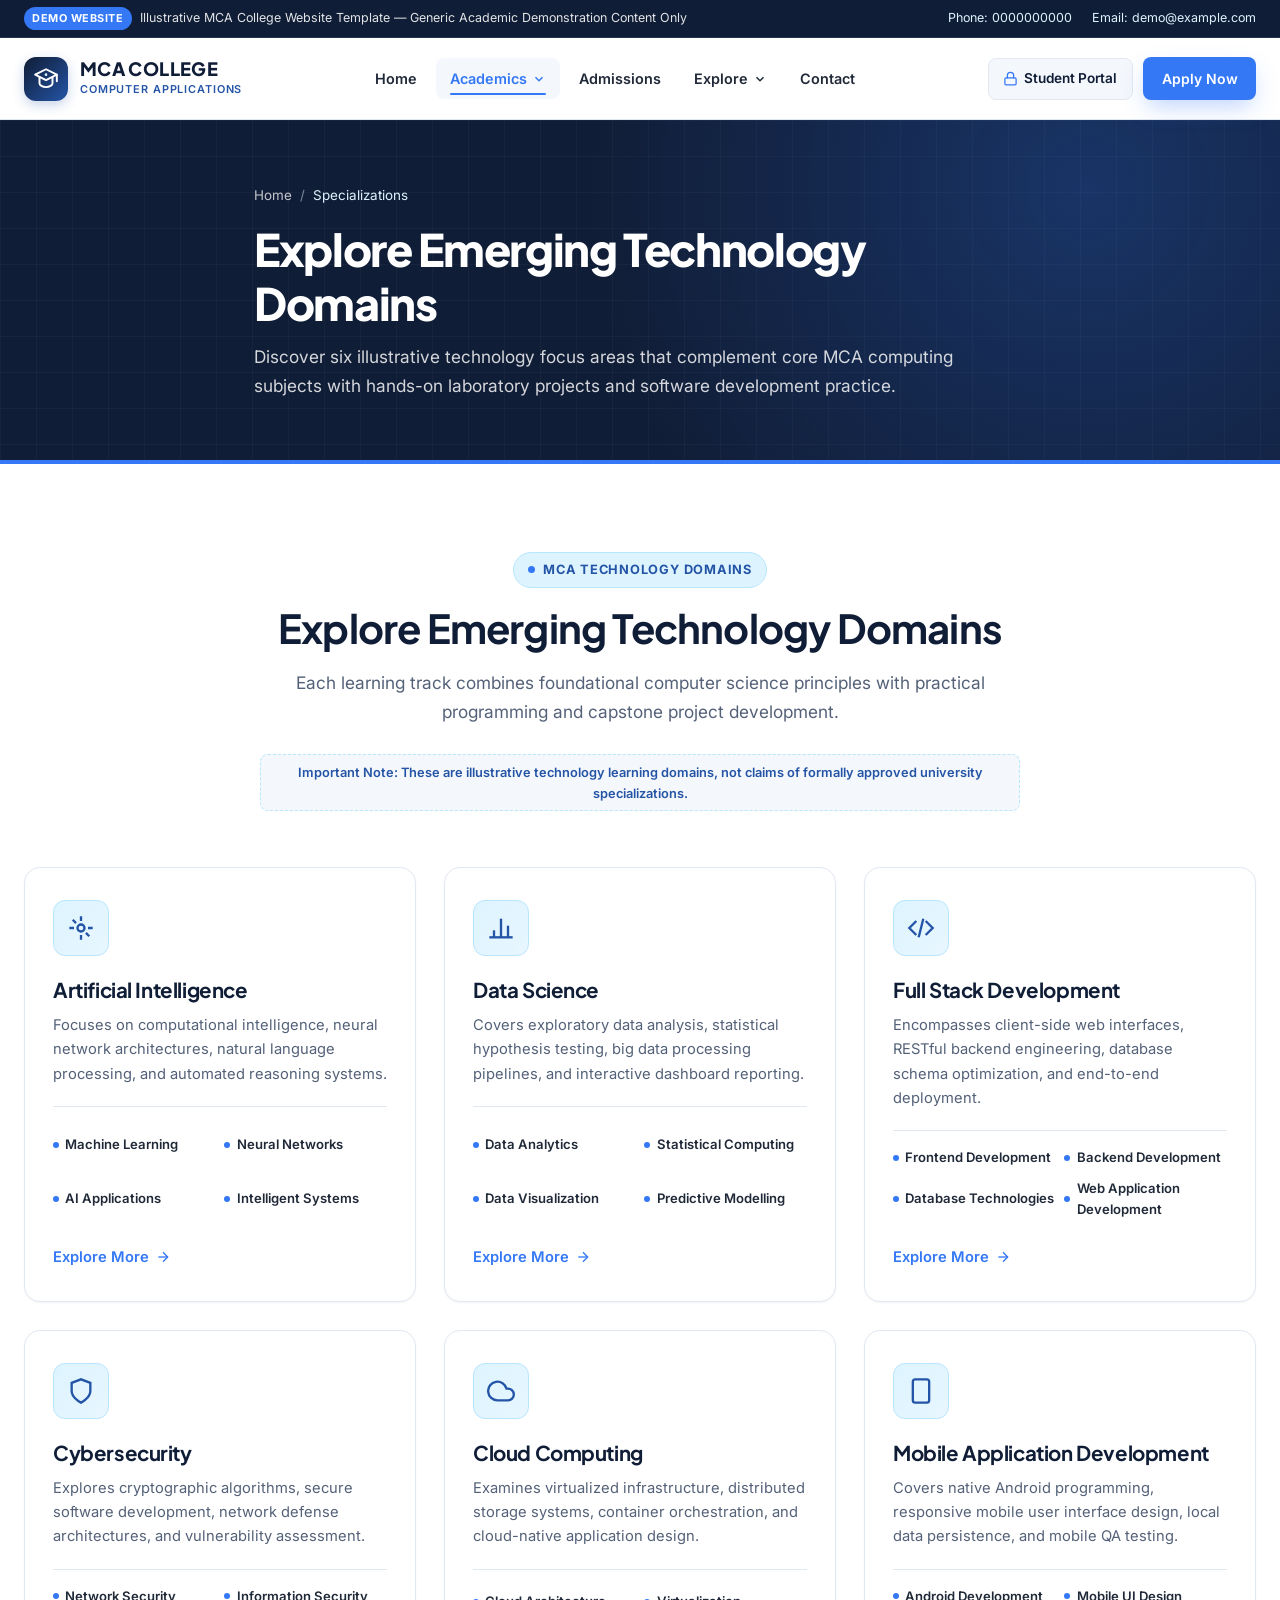
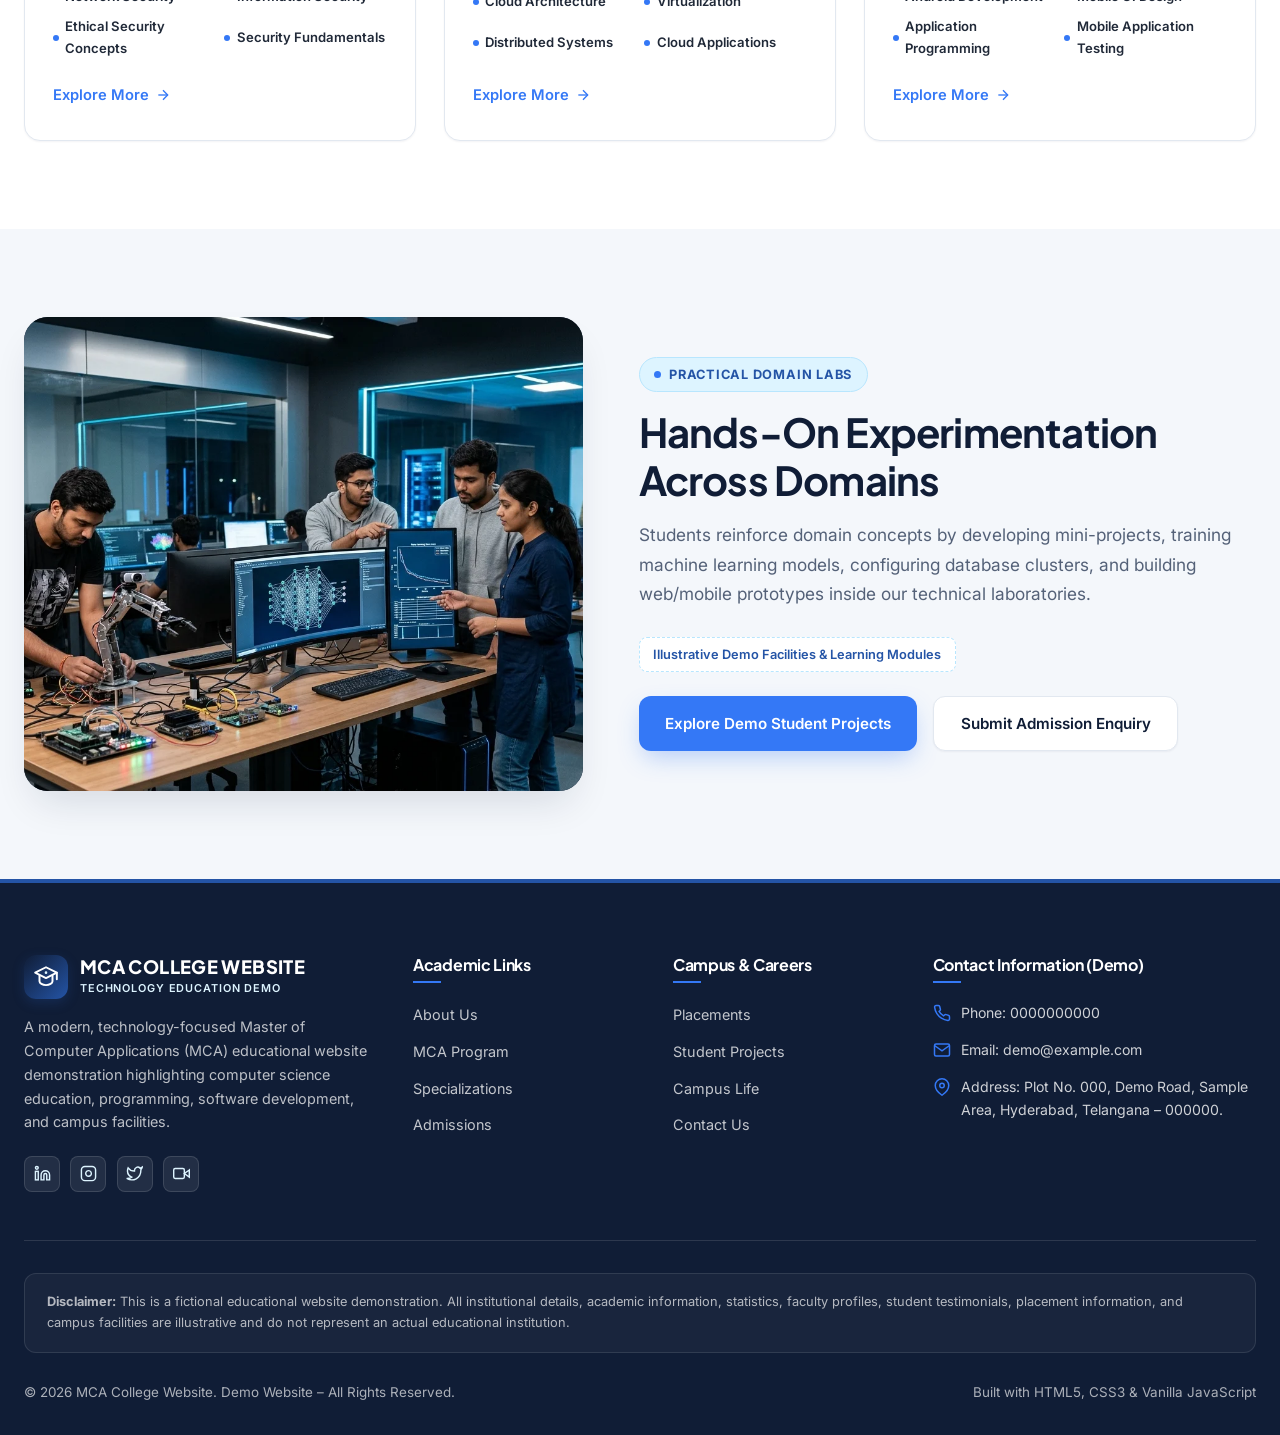
<file: specializations.html>
<!DOCTYPE html>
<html lang="en">
<head>
  <meta charset="UTF-8">
  <meta name="viewport" content="width=device-width, initial-scale=1.0">
  <title>Specializations &amp; Technology Domains | MCA College Website</title>
  <meta name="description" content="Explore a modern MCA college website demo featuring computer applications, programming, artificial intelligence, data science, admissions, placements, and campus life in India.">
  <meta name="robots" content="index, follow">

  <!-- Open Graph Meta Tags -->
  <meta property="og:title" content="Specializations &amp; Technology Domains | MCA College Website">
  <meta property="og:description" content="Explore emerging technology learning domains including Artificial Intelligence, Data Science, Full Stack Development, Cybersecurity, Cloud Computing, and Mobile Application Development.">
  <meta property="og:type" content="website">
  <meta property="og:image" content="assets/images/ai-lab.webp">

  <!-- Google Fonts -->
  <link rel="preconnect" href="https://fonts.googleapis.com">
  <link rel="preconnect" href="https://fonts.gstatic.com" crossorigin>
  <link href="https://fonts.googleapis.com/css2?family=Inter:wght@400;500;600;700&family=JetBrains+Mono:wght@500;600&family=Plus+Jakarta+Sans:wght@700;800&display=swap" rel="stylesheet">

  <!-- Stylesheets -->
  <link rel="stylesheet" href="assets/css/style.css">
  <link rel="stylesheet" href="assets/css/responsive.css">
</head>
<body>

  <!-- Top Demo Announcement Bar -->
  <div class="top-demo-bar">
    <div class="container top-demo-bar-inner">
      <div class="top-demo-notice">
        <span class="top-demo-pill">Demo Website</span>
        <span>Illustrative MCA College Website Template — Generic Academic Demonstration Content Only</span>
      </div>
      <div class="top-demo-links">
        <span>Phone: 0000000000</span>
        <span>Email: demo@example.com</span>
      </div>
    </div>
  </div>

  <!-- Sticky Header & Navigation -->
  <header class="site-header" id="siteHeader">
    <div class="container header-inner">
      <a href="index.html" class="brand-logo" aria-label="MCA College Home">
        <div class="brand-icon-box" aria-hidden="true">
          <svg viewBox="0 0 24 24" fill="none" stroke="currentColor" stroke-width="1.8" stroke-linecap="round" stroke-linejoin="round">
            <path d="M12 3L2 8l10 5 10-5-10-5z"/>
            <path d="M6 10.5v5.5c0 1.8 2.7 3.5 6 3.5s6-1.7 6-3.5v-5.5"/>
            <path d="M22 8v6"/>
            <circle cx="12" cy="8" r="1.2" fill="#DDF4FF" stroke="none"/>
          </svg>
        </div>
        <div class="brand-text-wrap">
          <span class="brand-title">MCA COLLEGE</span>
          <span class="brand-subtitle">Computer Applications</span>
        </div>
      </a>

            <!-- Center Section: Clean Navigation with Dropdowns -->
      <nav class="main-nav" id="mainNav" aria-label="Primary Navigation">
        <ul class="nav-list">
          <li class="nav-item">
            <a href="index.html" class="nav-link">Home</a>
          </li>

          <!-- Academics Dropdown -->
          <li class="nav-item dropdown">
            <a href="mca-program.html" class="nav-link dropdown-toggle" aria-haspopup="true" aria-expanded="false">
              <span>Academics</span>
              <svg class="dropdown-chevron" viewBox="0 0 24 24" fill="none" stroke="currentColor" stroke-width="2.5"><polyline points="6 9 12 15 18 9"/></svg>
            </a>
            <ul class="nav-dropdown-menu">
              <li><a href="mca-program.html" class="dropdown-link">MCA Program</a></li>
              <li><a href="specializations.html" class="dropdown-link">Specializations</a></li>
              <li><a href="student-projects.html" class="dropdown-link">Student Projects</a></li>
            </ul>
          </li>

          <li class="nav-item">
            <a href="admissions.html" class="nav-link">Admissions</a>
          </li>

          <!-- Campus & About Dropdown -->
          <li class="nav-item dropdown">
            <a href="about.html" class="nav-link dropdown-toggle" aria-haspopup="true" aria-expanded="false">
              <span>Explore</span>
              <svg class="dropdown-chevron" viewBox="0 0 24 24" fill="none" stroke="currentColor" stroke-width="2.5"><polyline points="6 9 12 15 18 9"/></svg>
            </a>
            <ul class="nav-dropdown-menu">
              <li><a href="about.html" class="dropdown-link">About Us</a></li>
              <li><a href="placements.html" class="dropdown-link">Placements</a></li>
              <li><a href="campus-life.html" class="dropdown-link">Campus Life</a></li>
            </ul>
          </li>

          <li class="nav-item">
            <a href="contact.html" class="nav-link">Contact</a>
          </li>
        </ul>
      </nav>

      <div class="header-actions">
        <a href="#student-portal" class="portal-link" data-demo-modal data-demo-title="Student Portal (Demo Link)" data-demo-desc="This is a frontend demonstration link for the Student Portal. In an active institutional deployment, students log in here to access course materials, lab schedules, attendance, and academic announcements.">
          <svg viewBox="0 0 24 24" fill="none" stroke="currentColor" stroke-width="2" stroke-linecap="round" stroke-linejoin="round"><rect x="3" y="11" width="18" height="11" rx="2" ry="2"/><path d="M7 11V7a5 5 0 0 1 10 0v4"/></svg>
          <span>Student Portal</span>
        </a>
        <a href="admissions.html#enquiry-form" class="btn btn-primary btn-sm">Apply Now</a>
        <button class="mobile-menu-toggle" id="mobileMenuToggle" aria-label="Toggle Navigation Menu" aria-expanded="false">
          <span class="hamburger-line"></span>
          <span class="hamburger-line"></span>
          <span class="hamburger-line"></span>
        </button>
      </div>
    </div>
  </header>

  <main>
    <!-- Page Hero Banner -->
    <section class="page-banner">
      <div class="container page-banner-inner">
        <nav class="breadcrumb" aria-label="Breadcrumb">
          <a href="index.html">Home</a>
          <span class="breadcrumb-sep">/</span>
          <span>Specializations</span>
        </nav>
        <h1>Explore Emerging Technology Domains</h1>
        <p>Discover six illustrative technology focus areas that complement core MCA computing subjects with hands-on laboratory projects and software development practice.</p>
      </div>
    </section>

    <!-- Six Premium Specialization Cards -->
    <section class="section">
      <div class="container">
        <div class="section-header reveal">
          <div class="eyebrow"><span class="eyebrow-dot"></span> MCA TECHNOLOGY DOMAINS</div>
          <h2 class="section-title">Explore Emerging Technology Domains</h2>
          <p class="section-desc">Each learning track combines foundational computer science principles with practical programming and capstone project development.</p>
          <div class="demo-badge-note">
            <span>Important Note: These are illustrative technology learning domains, not claims of formally approved university specializations.</span>
          </div>
        </div>

        <div class="specializations-grid">
          <!-- 1. Artificial Intelligence -->
          <article class="spec-card reveal" id="ai-domain">
            <div class="spec-icon-wrap">
              <svg viewBox="0 0 24 24" fill="none" stroke="currentColor" stroke-width="2"><circle cx="12" cy="12" r="3"/><path d="M12 2v4M12 18v4M4.93 4.93l2.83 2.83M16.24 16.24l2.83 2.83M2 12h4M18 12h4"/></svg>
            </div>
            <h3>Artificial Intelligence</h3>
            <p>Focuses on computational intelligence, neural network architectures, natural language processing, and automated reasoning systems.</p>
            <div class="spec-topics">
              <span class="spec-topic-item">Machine Learning</span>
              <span class="spec-topic-item">Neural Networks</span>
              <span class="spec-topic-item">AI Applications</span>
              <span class="spec-topic-item">Intelligent Systems</span>
            </div>
            <a href="admissions.html#enquiry-form" class="link-arrow">
              <span>Explore More</span>
              <svg viewBox="0 0 24 24" fill="none" stroke="currentColor" stroke-width="2"><line x1="5" y1="12" x2="19" y2="12"/><polyline points="12 5 19 12 12 19"/></svg>
            </a>
          </article>

          <!-- 2. Data Science -->
          <article class="spec-card reveal" id="data-science-domain">
            <div class="spec-icon-wrap">
              <svg viewBox="0 0 24 24" fill="none" stroke="currentColor" stroke-width="2"><line x1="18" y1="20" x2="18" y2="10"/><line x1="12" y1="20" x2="12" y2="4"/><line x1="6" y1="20" x2="6" y2="14"/><line x1="2" y1="20" x2="22" y2="20"/></svg>
            </div>
            <h3>Data Science</h3>
            <p>Covers exploratory data analysis, statistical hypothesis testing, big data processing pipelines, and interactive dashboard reporting.</p>
            <div class="spec-topics">
              <span class="spec-topic-item">Data Analytics</span>
              <span class="spec-topic-item">Statistical Computing</span>
              <span class="spec-topic-item">Data Visualization</span>
              <span class="spec-topic-item">Predictive Modelling</span>
            </div>
            <a href="admissions.html#enquiry-form" class="link-arrow">
              <span>Explore More</span>
              <svg viewBox="0 0 24 24" fill="none" stroke="currentColor" stroke-width="2"><line x1="5" y1="12" x2="19" y2="12"/><polyline points="12 5 19 12 12 19"/></svg>
            </a>
          </article>

          <!-- 3. Full Stack Development -->
          <article class="spec-card reveal" id="fullstack-domain">
            <div class="spec-icon-wrap">
              <svg viewBox="0 0 24 24" fill="none" stroke="currentColor" stroke-width="2"><polyline points="16 18 22 12 16 6"/><polyline points="8 6 2 12 8 18"/><line x1="14" y1="4" x2="10" y2="20"/></svg>
            </div>
            <h3>Full Stack Development</h3>
            <p>Encompasses client-side web interfaces, RESTful backend engineering, database schema optimization, and end-to-end deployment.</p>
            <div class="spec-topics">
              <span class="spec-topic-item">Frontend Development</span>
              <span class="spec-topic-item">Backend Development</span>
              <span class="spec-topic-item">Database Technologies</span>
              <span class="spec-topic-item">Web Application Development</span>
            </div>
            <a href="admissions.html#enquiry-form" class="link-arrow">
              <span>Explore More</span>
              <svg viewBox="0 0 24 24" fill="none" stroke="currentColor" stroke-width="2"><line x1="5" y1="12" x2="19" y2="12"/><polyline points="12 5 19 12 12 19"/></svg>
            </a>
          </article>

          <!-- 4. Cybersecurity -->
          <article class="spec-card reveal" id="cybersecurity-domain">
            <div class="spec-icon-wrap">
              <svg viewBox="0 0 24 24" fill="none" stroke="currentColor" stroke-width="2"><path d="M12 22s8-4 8-10V5l-8-3-8 3v7c0 6 8 10 8 10z"/></svg>
            </div>
            <h3>Cybersecurity</h3>
            <p>Explores cryptographic algorithms, secure software development, network defense architectures, and vulnerability assessment.</p>
            <div class="spec-topics">
              <span class="spec-topic-item">Network Security</span>
              <span class="spec-topic-item">Information Security</span>
              <span class="spec-topic-item">Ethical Security Concepts</span>
              <span class="spec-topic-item">Security Fundamentals</span>
            </div>
            <a href="admissions.html#enquiry-form" class="link-arrow">
              <span>Explore More</span>
              <svg viewBox="0 0 24 24" fill="none" stroke="currentColor" stroke-width="2"><line x1="5" y1="12" x2="19" y2="12"/><polyline points="12 5 19 12 12 19"/></svg>
            </a>
          </article>

          <!-- 5. Cloud Computing -->
          <article class="spec-card reveal" id="cloud-domain">
            <div class="spec-icon-wrap">
              <svg viewBox="0 0 24 24" fill="none" stroke="currentColor" stroke-width="2"><path d="M18 10h-1.26A8 8 0 1 0 9 20h9a5 5 0 0 0 0-10z"/></svg>
            </div>
            <h3>Cloud Computing</h3>
            <p>Examines virtualized infrastructure, distributed storage systems, container orchestration, and cloud-native application design.</p>
            <div class="spec-topics">
              <span class="spec-topic-item">Cloud Architecture</span>
              <span class="spec-topic-item">Virtualization</span>
              <span class="spec-topic-item">Distributed Systems</span>
              <span class="spec-topic-item">Cloud Applications</span>
            </div>
            <a href="admissions.html#enquiry-form" class="link-arrow">
              <span>Explore More</span>
              <svg viewBox="0 0 24 24" fill="none" stroke="currentColor" stroke-width="2"><line x1="5" y1="12" x2="19" y2="12"/><polyline points="12 5 19 12 12 19"/></svg>
            </a>
          </article>

          <!-- 6. Mobile Application Development -->
          <article class="spec-card reveal" id="mobile-domain">
            <div class="spec-icon-wrap">
              <svg viewBox="0 0 24 24" fill="none" stroke="currentColor" stroke-width="2"><rect x="5" y="2" width="14" height="20" rx="2" ry="2"/><line x1="12" y1="18" x2="12.01" y2="18"/></svg>
            </div>
            <h3>Mobile Application Development</h3>
            <p>Covers native Android programming, responsive mobile user interface design, local data persistence, and mobile QA testing.</p>
            <div class="spec-topics">
              <span class="spec-topic-item">Android Development</span>
              <span class="spec-topic-item">Mobile UI Design</span>
              <span class="spec-topic-item">Application Programming</span>
              <span class="spec-topic-item">Mobile Application Testing</span>
            </div>
            <a href="admissions.html#enquiry-form" class="link-arrow">
              <span>Explore More</span>
              <svg viewBox="0 0 24 24" fill="none" stroke="currentColor" stroke-width="2"><line x1="5" y1="12" x2="19" y2="12"/><polyline points="12 5 19 12 12 19"/></svg>
            </a>
          </article>
        </div>
      </div>
    </section>

    <!-- Laboratory Integration Section -->
    <section class="section bg-light">
      <div class="container">
        <div class="about-grid">
          <div class="about-image-wrap reveal">
            <div class="about-main-img">
              <img src="assets/images/ai-lab.webp" alt="AI and Data Science Laboratory Environment">
            </div>
          </div>
          <div class="reveal">
            <div class="eyebrow"><span class="eyebrow-dot"></span> PRACTICAL DOMAIN LABS</div>
            <h2 class="section-title">Hands-On Experimentation Across Domains</h2>
            <p class="section-desc">Students reinforce domain concepts by developing mini-projects, training machine learning models, configuring database clusters, and building web/mobile prototypes inside our technical laboratories.</p>
            <div class="demo-badge-note" style="margin-bottom: 1.5rem;">
              <span>Illustrative Demo Facilities &amp; Learning Modules</span>
            </div>
            <div style="display: flex; gap: 1rem; flex-wrap: wrap;">
              <a href="student-projects.html" class="btn btn-primary">Explore Demo Student Projects</a>
              <a href="admissions.html#enquiry-form" class="btn btn-secondary">Submit Admission Enquiry</a>
            </div>
          </div>
        </div>
      </div>
    </section>
  </main>

  <!-- Footer -->
  <footer class="site-footer">
    <div class="container">
      <div class="footer-grid">
        <div class="footer-brand">
          <a href="index.html" class="brand-logo" aria-label="MCA College Website">
            <div class="brand-icon-box" aria-hidden="true">
              <svg viewBox="0 0 24 24" fill="none" stroke="currentColor" stroke-width="1.8" stroke-linecap="round" stroke-linejoin="round">
                <path d="M12 3L2 8l10 5 10-5-10-5z"/>
                <path d="M6 10.5v5.5c0 1.8 2.7 3.5 6 3.5s6-1.7 6-3.5v-5.5"/>
                <path d="M22 8v6"/>
                <circle cx="12" cy="8" r="1.2" fill="#DDF4FF" stroke="none"/>
              </svg>
            </div>
            <div class="brand-text-wrap">
              <span class="brand-title">MCA COLLEGE WEBSITE</span>
              <span class="brand-subtitle">Technology Education Demo</span>
            </div>
          </a>
          <p class="footer-desc">A modern, technology-focused Master of Computer Applications (MCA) educational website demonstration highlighting computer science education, programming, software development, and campus facilities.</p>
          <div class="social-decorative-list" aria-label="Decorative Social Icons (Demo Only)">
            <span class="social-deco-icon" title="Decorative Icon Only"><svg viewBox="0 0 24 24" fill="none" stroke="currentColor" stroke-width="2"><path d="M16 8a6 6 0 0 1 6 6v7h-4v-7a2 2 0 0 0-2-2 2 2 0 0 0-2 2v7h-4v-7a6 6 0 0 1 6-6z"/><rect x="2" y="9" width="4" height="12"/><circle cx="4" cy="4" r="2"/></svg></span>
            <span class="social-deco-icon" title="Decorative Icon Only"><svg viewBox="0 0 24 24" fill="none" stroke="currentColor" stroke-width="2"><rect x="2" y="2" width="20" height="20" rx="5" ry="5"/><path d="M16 11.37A4 4 0 1 1 12.63 8 4 4 0 0 1 16 11.37z"/><line x1="17.5" y1="6.5" x2="17.51" y2="6.5"/></svg></span>
            <span class="social-deco-icon" title="Decorative Icon Only"><svg viewBox="0 0 24 24" fill="none" stroke="currentColor" stroke-width="2"><path d="M23 3a10.9 10.9 0 0 1-3.14 1.53 4.48 4.48 0 0 0-7.86 3v1A10.66 10.66 0 0 1 3 4s-4 9 5 13a11.64 11.64 0 0 1-7 2c9 5 20 0 20-11.5a4.5 4.5 0 0 0-.08-.83A7.72 7.72 0 0 0 23 3z"/></svg></span>
            <span class="social-deco-icon" title="Decorative Icon Only"><svg viewBox="0 0 24 24" fill="none" stroke="currentColor" stroke-width="2"><polygon points="23 7 16 12 23 17 23 7"/><rect x="1" y="5" width="15" height="14" rx="2" ry="2"/></svg></span>
          </div>
        </div>

        <div class="footer-col">
          <h4>Academic Links</h4>
          <ul class="footer-links">
            <li><a href="about.html">About Us</a></li>
            <li><a href="mca-program.html">MCA Program</a></li>
            <li><a href="specializations.html">Specializations</a></li>
            <li><a href="admissions.html">Admissions</a></li>
          </ul>
        </div>

        <div class="footer-col">
          <h4>Campus &amp; Careers</h4>
          <ul class="footer-links">
            <li><a href="placements.html">Placements</a></li>
            <li><a href="student-projects.html">Student Projects</a></li>
            <li><a href="campus-life.html">Campus Life</a></li>
            <li><a href="contact.html">Contact Us</a></li>
          </ul>
        </div>

        <div class="footer-col">
          <h4>Contact Information (Demo)</h4>
          <div class="footer-contact-list">
            <div class="footer-contact-item">
              <svg viewBox="0 0 24 24" fill="none" stroke="currentColor" stroke-width="2"><path d="M22 16.92v3a2 2 0 0 1-2.18 2 19.79 19.79 0 0 1-8.63-3.07 19.5 19.5 0 0 1-6-6 19.79 19.79 0 0 1-3.07-8.67A2 2 0 0 1 4.11 2h3a2 2 0 0 1 2 1.72 12.84 12.84 0 0 0 .7 2.81 2 2 0 0 1-.45 2.11L8.09 9.91a16 16 0 0 0 6 6l1.27-1.27a2 2 0 0 1 2.11-.45 12.84 12.84 0 0 0 2.81.7A2 2 0 0 1 22 16.92z"/></svg>
              <span>Phone: 0000000000</span>
            </div>
            <div class="footer-contact-item">
              <svg viewBox="0 0 24 24" fill="none" stroke="currentColor" stroke-width="2"><path d="M4 4h16c1.1 0 2 .9 2 2v12c0 1.1-.9 2-2 2H4c-1.1 0-2-.9-2-2V6c0-1.1.9-2 2-2z"/><polyline points="22,6 12,13 2,6"/></svg>
              <span>Email: <a href="mailto:demo@example.com">demo@example.com</a></span>
            </div>
            <div class="footer-contact-item">
              <svg viewBox="0 0 24 24" fill="none" stroke="currentColor" stroke-width="2"><path d="M21 10c0 7-9 13-9 13s-9-6-9-13a9 9 0 0 1 18 0z"/><circle cx="12" cy="10" r="3"/></svg>
              <span>Address: Plot No. 000, Demo Road, Sample Area, Hyderabad, Telangana – 000000.</span>
            </div>
          </div>
        </div>
      </div>

      <div class="footer-disclaimer-box">
        <strong>Disclaimer:</strong> This is a fictional educational website demonstration. All institutional details, academic information, statistics, faculty profiles, student testimonials, placement information, and campus facilities are illustrative and do not represent an actual educational institution.
      </div>

      <div class="footer-bottom">
        <span>&copy; 2026 MCA College Website. Demo Website – All Rights Reserved.</span>
        <span>Built with HTML5, CSS3 &amp; Vanilla JavaScript</span>
      </div>
    </div>
  </footer>

  <!-- Interactive Demo Feature Modal -->
  <div class="demo-info-modal" id="demoInfoModal" aria-hidden="true" role="dialog" aria-labelledby="demoModalTitle">
    <div class="demo-info-dialog">
      <div class="eyebrow" style="margin-bottom: 0.75rem;"><span class="eyebrow-dot"></span> Interactive Demo Preview</div>
      <h3 id="demoModalTitle" style="margin-bottom: 0.65rem;">Demonstration Feature</h3>
      <p id="demoModalBody" style="margin-bottom: 1.5rem;">This interactive feature is part of the MCA College Website demonstration template.</p>
      <div style="display: flex; justify-content: flex-end; gap: 0.75rem;">
        <button type="button" class="btn btn-primary btn-sm" id="demoModalClose">Close Preview</button>
      </div>
    </div>
  </div>

  <button class="back-to-top" id="backToTop" aria-label="Scroll back to top">
    <svg viewBox="0 0 24 24" fill="none" stroke="currentColor" stroke-width="2.5" stroke-linecap="round" stroke-linejoin="round"><polyline points="18 15 12 9 6 15"/></svg>
  </button>

  <script src="assets/js/script.js"></script>
</body>
</html>
</file>
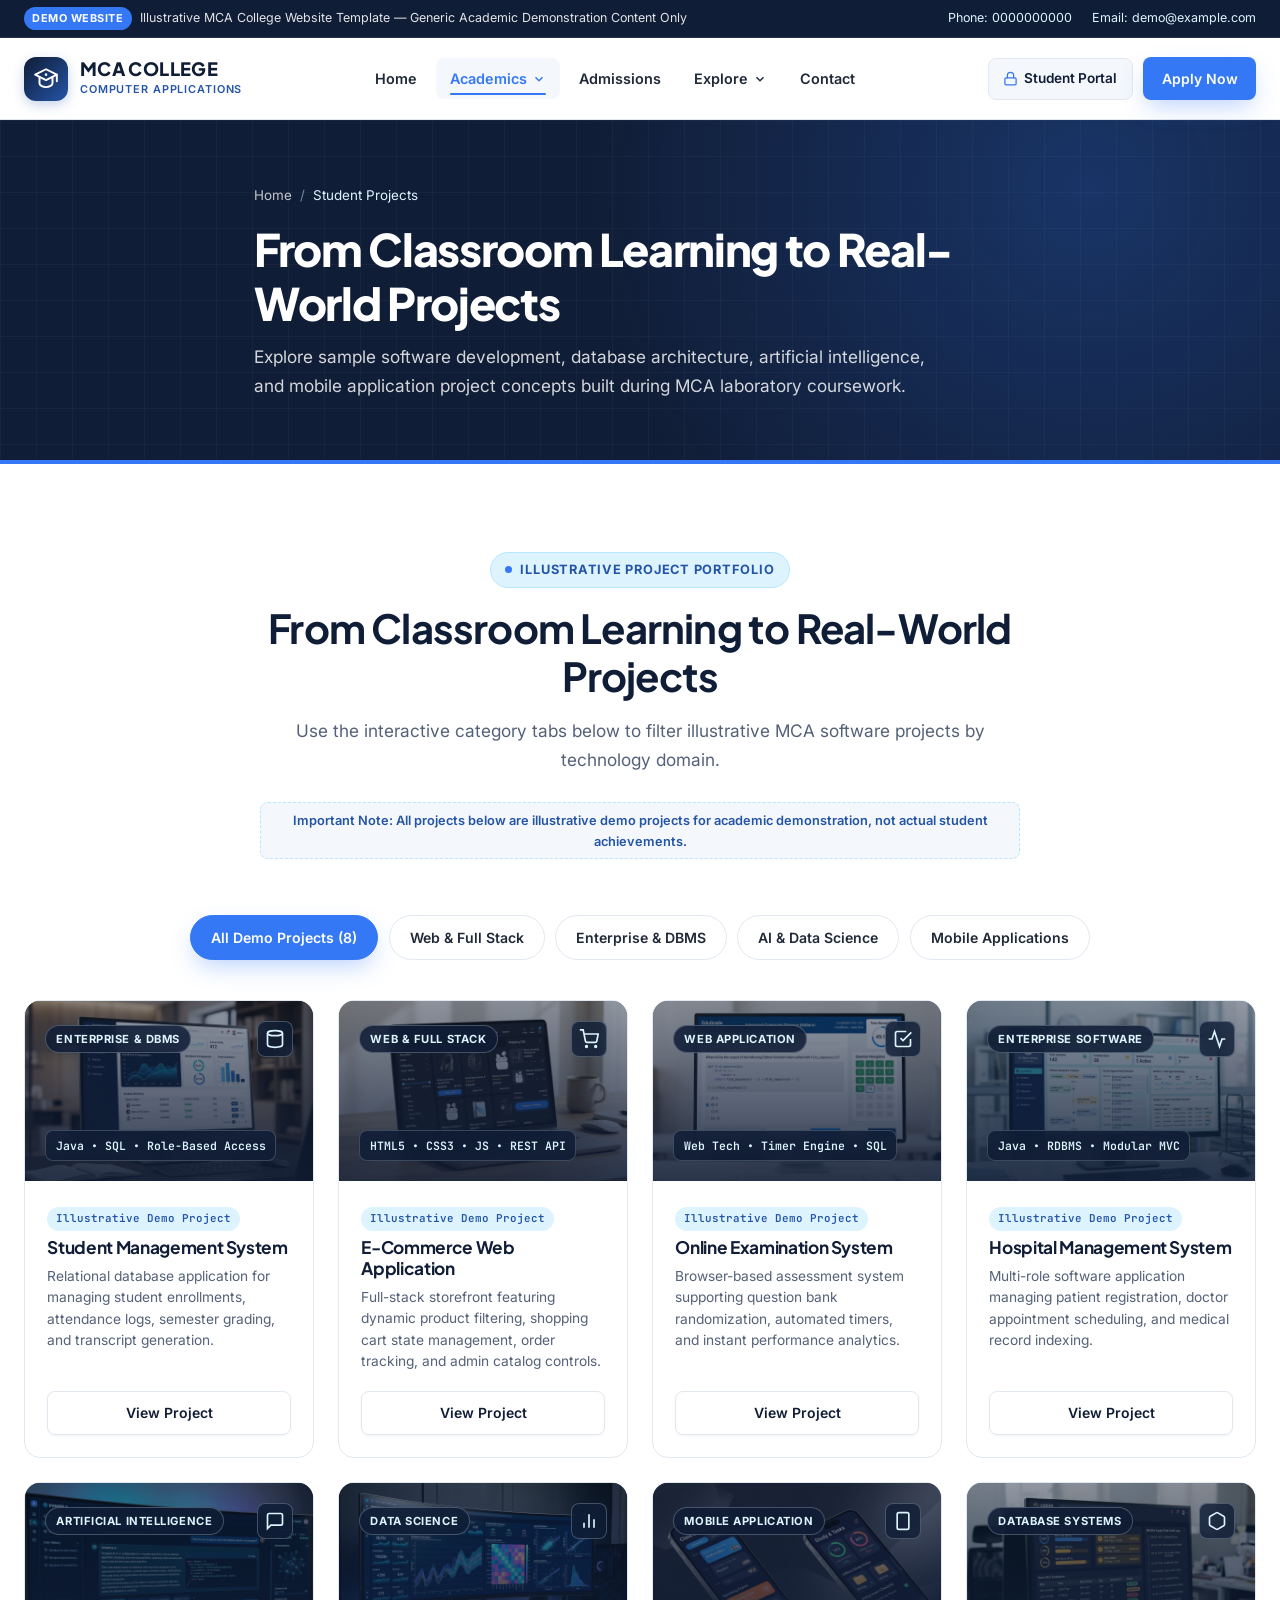
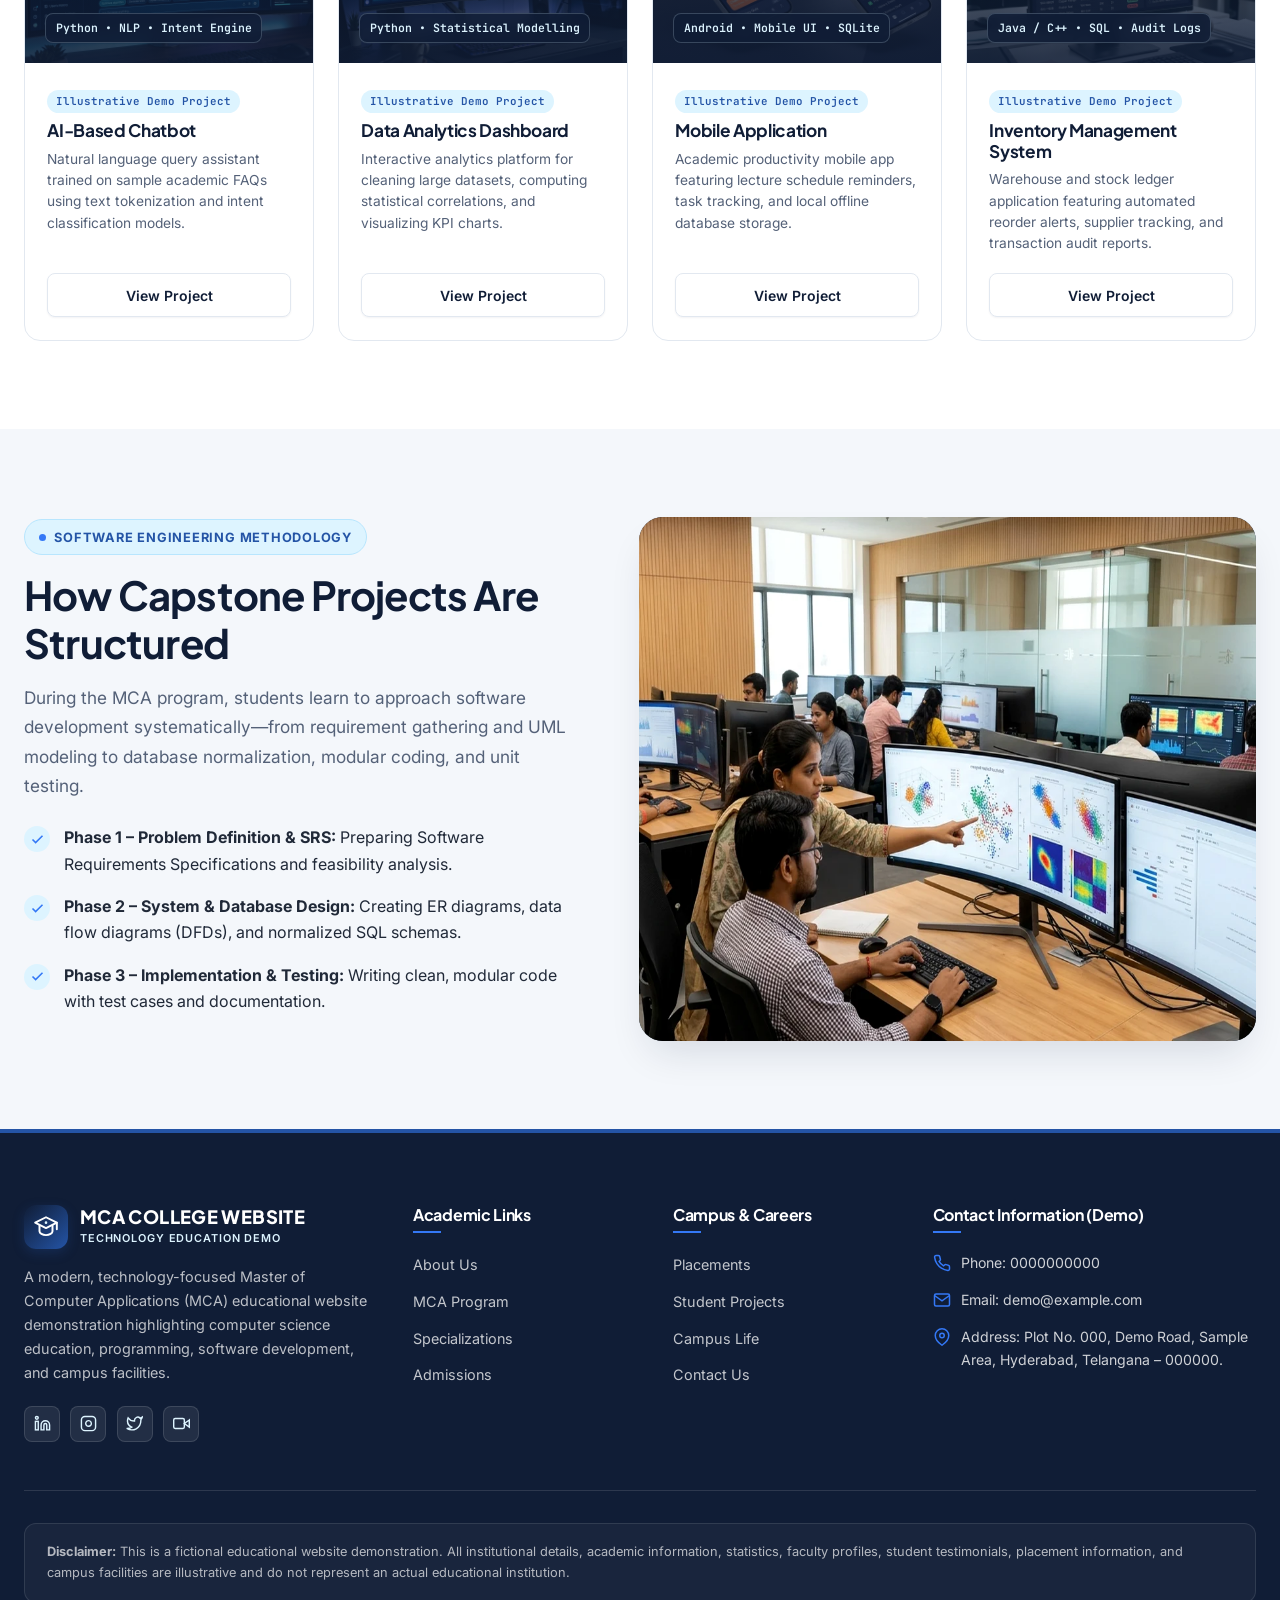
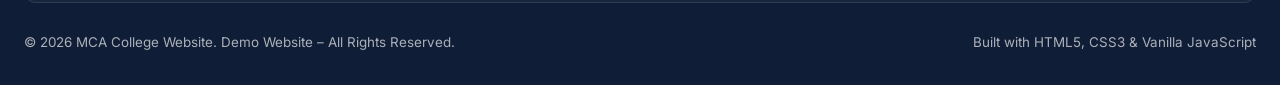
<file: student-projects.html>
<!DOCTYPE html>
<html lang="en">
<head>
  <meta charset="UTF-8">
  <meta name="viewport" content="width=device-width, initial-scale=1.0">
  <title>Student Projects Portfolio | MCA College Website</title>
  <meta name="description" content="Explore a modern MCA college website demo featuring computer applications, programming, artificial intelligence, data science, admissions, placements, and campus life in India.">
  <meta name="robots" content="index, follow">

  <!-- Open Graph Meta Tags -->
  <meta property="og:title" content="Student Projects Portfolio | MCA College Website">
  <meta property="og:description" content="Explore illustrative MCA capstone and laboratory software project demonstrations across Web, Enterprise DBMS, AI, Data Science, and Mobile Computing.">
  <meta property="og:type" content="website">
  <meta property="og:image" content="assets/images/student-coding.webp">

  <!-- Google Fonts -->
  <link rel="preconnect" href="https://fonts.googleapis.com">
  <link rel="preconnect" href="https://fonts.gstatic.com" crossorigin>
  <link href="https://fonts.googleapis.com/css2?family=Inter:wght@400;500;600;700&family=JetBrains+Mono:wght@500;600&family=Plus+Jakarta+Sans:wght@700;800&display=swap" rel="stylesheet">

  <!-- Stylesheets -->
  <link rel="stylesheet" href="assets/css/style.css">
  <link rel="stylesheet" href="assets/css/responsive.css">
</head>
<body>

  <!-- Top Demo Announcement Bar -->
  <div class="top-demo-bar">
    <div class="container top-demo-bar-inner">
      <div class="top-demo-notice">
        <span class="top-demo-pill">Demo Website</span>
        <span>Illustrative MCA College Website Template — Generic Academic Demonstration Content Only</span>
      </div>
      <div class="top-demo-links">
        <span>Phone: 0000000000</span>
        <span>Email: demo@example.com</span>
      </div>
    </div>
  </div>

  <!-- Sticky Header & Navigation -->
  <header class="site-header" id="siteHeader">
    <div class="container header-inner">
      <a href="index.html" class="brand-logo" aria-label="MCA College Home">
        <div class="brand-icon-box" aria-hidden="true">
          <svg viewBox="0 0 24 24" fill="none" stroke="currentColor" stroke-width="1.8" stroke-linecap="round" stroke-linejoin="round">
            <path d="M12 3L2 8l10 5 10-5-10-5z"/>
            <path d="M6 10.5v5.5c0 1.8 2.7 3.5 6 3.5s6-1.7 6-3.5v-5.5"/>
            <path d="M22 8v6"/>
            <circle cx="12" cy="8" r="1.2" fill="#DDF4FF" stroke="none"/>
          </svg>
        </div>
        <div class="brand-text-wrap">
          <span class="brand-title">MCA COLLEGE</span>
          <span class="brand-subtitle">Computer Applications</span>
        </div>
      </a>

            <!-- Center Section: Clean Navigation with Dropdowns -->
      <nav class="main-nav" id="mainNav" aria-label="Primary Navigation">
        <ul class="nav-list">
          <li class="nav-item">
            <a href="index.html" class="nav-link">Home</a>
          </li>

          <!-- Academics Dropdown -->
          <li class="nav-item dropdown">
            <a href="mca-program.html" class="nav-link dropdown-toggle" aria-haspopup="true" aria-expanded="false">
              <span>Academics</span>
              <svg class="dropdown-chevron" viewBox="0 0 24 24" fill="none" stroke="currentColor" stroke-width="2.5"><polyline points="6 9 12 15 18 9"/></svg>
            </a>
            <ul class="nav-dropdown-menu">
              <li><a href="mca-program.html" class="dropdown-link">MCA Program</a></li>
              <li><a href="specializations.html" class="dropdown-link">Specializations</a></li>
              <li><a href="student-projects.html" class="dropdown-link">Student Projects</a></li>
            </ul>
          </li>

          <li class="nav-item">
            <a href="admissions.html" class="nav-link">Admissions</a>
          </li>

          <!-- Campus & About Dropdown -->
          <li class="nav-item dropdown">
            <a href="about.html" class="nav-link dropdown-toggle" aria-haspopup="true" aria-expanded="false">
              <span>Explore</span>
              <svg class="dropdown-chevron" viewBox="0 0 24 24" fill="none" stroke="currentColor" stroke-width="2.5"><polyline points="6 9 12 15 18 9"/></svg>
            </a>
            <ul class="nav-dropdown-menu">
              <li><a href="about.html" class="dropdown-link">About Us</a></li>
              <li><a href="placements.html" class="dropdown-link">Placements</a></li>
              <li><a href="campus-life.html" class="dropdown-link">Campus Life</a></li>
            </ul>
          </li>

          <li class="nav-item">
            <a href="contact.html" class="nav-link">Contact</a>
          </li>
        </ul>
      </nav>

      <div class="header-actions">
        <a href="#student-portal" class="portal-link" data-demo-modal data-demo-title="Student Portal (Demo Link)" data-demo-desc="This is a frontend demonstration link for the Student Portal. In an active institutional deployment, students log in here to access course materials, lab schedules, attendance, and academic announcements.">
          <svg viewBox="0 0 24 24" fill="none" stroke="currentColor" stroke-width="2" stroke-linecap="round" stroke-linejoin="round"><rect x="3" y="11" width="18" height="11" rx="2" ry="2"/><path d="M7 11V7a5 5 0 0 1 10 0v4"/></svg>
          <span>Student Portal</span>
        </a>
        <a href="admissions.html#enquiry-form" class="btn btn-primary btn-sm">Apply Now</a>
        <button class="mobile-menu-toggle" id="mobileMenuToggle" aria-label="Toggle Navigation Menu" aria-expanded="false">
          <span class="hamburger-line"></span>
          <span class="hamburger-line"></span>
          <span class="hamburger-line"></span>
        </button>
      </div>
    </div>
  </header>

  <main>
    <!-- Page Hero Banner -->
    <section class="page-banner">
      <div class="container page-banner-inner">
        <nav class="breadcrumb" aria-label="Breadcrumb">
          <a href="index.html">Home</a>
          <span class="breadcrumb-sep">/</span>
          <span>Student Projects</span>
        </nav>
        <h1>From Classroom Learning to Real-World Projects</h1>
        <p>Explore sample software development, database architecture, artificial intelligence, and mobile application project concepts built during MCA laboratory coursework.</p>
      </div>
    </section>

    <!-- 16. Student Projects Portfolio Gallery -->
    <section class="section">
      <div class="container">
        <div class="section-header reveal">
          <div class="eyebrow"><span class="eyebrow-dot"></span> ILLUSTRATIVE PROJECT PORTFOLIO</div>
          <h2 class="section-title">From Classroom Learning to Real-World Projects</h2>
          <p class="section-desc">Use the interactive category tabs below to filter illustrative MCA software projects by technology domain.</p>
          <div class="demo-badge-note">
            <span>Important Note: All projects below are illustrative demo projects for academic demonstration, not actual student achievements.</span>
          </div>
        </div>

        <!-- Category Filter Buttons -->
        <div class="filter-tabs reveal" role="tablist" aria-label="Project Categories">
          <button class="filter-btn active" data-filter="all">All Demo Projects (8)</button>
          <button class="filter-btn" data-filter="web">Web &amp; Full Stack</button>
          <button class="filter-btn" data-filter="enterprise">Enterprise &amp; DBMS</button>
          <button class="filter-btn" data-filter="ai-data">AI &amp; Data Science</button>
          <button class="filter-btn" data-filter="mobile">Mobile Applications</button>
        </div>

                <!-- 8 Project Cards -->
        <div class="projects-grid">
          <!-- 1 -->
          <article class="project-card reveal" data-category="enterprise">
            <div class="project-visual">
              <img src="assets/images/project-student-system.webp" alt="Student Management System Software Mockup" class="project-img">
              <div class="project-visual-overlay"></div>
              <div class="project-visual-content">
                <div class="project-visual-top">
                  <span class="project-cat-badge">Enterprise &amp; DBMS</span>
                  <div class="project-visual-icon"><svg viewBox="0 0 24 24" fill="none" stroke="currentColor" stroke-width="2"><ellipse cx="12" cy="5" rx="9" ry="3"/><path d="M3 5v14c0 1.66 4 3 9 3s9-1.34 9-3V5"/></svg></div>
                </div>
                <div class="project-stack-code">Java • SQL • Role-Based Access</div>
              </div>
            </div>
            <div class="project-body">
              <div>
                <span class="faculty-demo-tag" style="margin-bottom: 0.4rem;">Illustrative Demo Project</span>
                <h3>Student Management System</h3>
                <p>Relational database application for managing student enrollments, attendance logs, semester grading, and transcript generation.</p>
              </div>
              <button type="button" class="btn btn-secondary btn-sm" data-demo-modal data-demo-title="Student Management System (Illustrative Demo Project)" data-demo-desc="Technology Category: Enterprise &amp; DBMS. Demonstrates ER modeling, 3NF database normalization, CRUD operations, role-based access control, and automated academic summary generation.">View Project</button>
            </div>
          </article>

          <!-- 2 -->
          <article class="project-card reveal" data-category="web">
            <div class="project-visual">
              <img src="assets/images/project-ecommerce-app.webp" alt="E-Commerce Web Application Mockup" class="project-img">
              <div class="project-visual-overlay"></div>
              <div class="project-visual-content">
                <div class="project-visual-top">
                  <span class="project-cat-badge">Web &amp; Full Stack</span>
                  <div class="project-visual-icon"><svg viewBox="0 0 24 24" fill="none" stroke="currentColor" stroke-width="2"><circle cx="9" cy="21" r="1"/><circle cx="20" cy="21" r="1"/><path d="M1 1h4l2.68 13.39a2 2 0 0 0 2 1.61h9.72a2 2 0 0 0 2-1.61L23 6H6"/></svg></div>
                </div>
                <div class="project-stack-code">HTML5 • CSS3 • JS • REST API</div>
              </div>
            </div>
            <div class="project-body">
              <div>
                <span class="faculty-demo-tag" style="margin-bottom: 0.4rem;">Illustrative Demo Project</span>
                <h3>E-Commerce Web Application</h3>
                <p>Full-stack storefront featuring dynamic product filtering, shopping cart state management, order tracking, and admin catalog controls.</p>
              </div>
              <button type="button" class="btn btn-secondary btn-sm" data-demo-modal data-demo-title="E-Commerce Web Application (Illustrative Demo Project)" data-demo-desc="Technology Category: Web &amp; Full Stack. Demonstrates client-server architecture, RESTful endpoints, cart persistence, and database transaction integrity.">View Project</button>
            </div>
          </article>

          <!-- 3 -->
          <article class="project-card reveal" data-category="web">
            <div class="project-visual">
              <img src="assets/images/project-exam-system.webp" alt="Online Examination System Mockup" class="project-img">
              <div class="project-visual-overlay"></div>
              <div class="project-visual-content">
                <div class="project-visual-top">
                  <span class="project-cat-badge">Web Application</span>
                  <div class="project-visual-icon"><svg viewBox="0 0 24 24" fill="none" stroke="currentColor" stroke-width="2"><path d="M9 11l3 3L22 4"/><path d="M21 12v7a2 2 0 0 1-2 2H5a2 2 0 0 1-2-2V5a2 2 0 0 1 2-2h11"/></svg></div>
                </div>
                <div class="project-stack-code">Web Tech • Timer Engine • SQL</div>
              </div>
            </div>
            <div class="project-body">
              <div>
                <span class="faculty-demo-tag" style="margin-bottom: 0.4rem;">Illustrative Demo Project</span>
                <h3>Online Examination System</h3>
                <p>Browser-based assessment system supporting question bank randomization, automated timers, and instant performance analytics.</p>
              </div>
              <button type="button" class="btn btn-secondary btn-sm" data-demo-modal data-demo-title="Online Examination System (Illustrative Demo Project)" data-demo-desc="Technology Category: Web Application. Demonstrates secure user sessions, question shuffling algorithms, synchronized countdown timers, and automated grading.">View Project</button>
            </div>
          </article>

          <!-- 4 -->
          <article class="project-card reveal" data-category="enterprise">
            <div class="project-visual">
              <img src="assets/images/project-hospital-system.webp" alt="Hospital Management System Mockup" class="project-img">
              <div class="project-visual-overlay"></div>
              <div class="project-visual-content">
                <div class="project-visual-top">
                  <span class="project-cat-badge">Enterprise Software</span>
                  <div class="project-visual-icon"><svg viewBox="0 0 24 24" fill="none" stroke="currentColor" stroke-width="2"><path d="M22 12h-4l-3 9L9 3l-3 9H2"/></svg></div>
                </div>
                <div class="project-stack-code">Java • RDBMS • Modular MVC</div>
              </div>
            </div>
            <div class="project-body">
              <div>
                <span class="faculty-demo-tag" style="margin-bottom: 0.4rem;">Illustrative Demo Project</span>
                <h3>Hospital Management System</h3>
                <p>Multi-role software application managing patient registration, doctor appointment scheduling, and medical record indexing.</p>
              </div>
              <button type="button" class="btn btn-secondary btn-sm" data-demo-modal data-demo-title="Hospital Management System (Illustrative Demo Project)" data-demo-desc="Technology Category: Enterprise Software. Illustrates MVC architecture, relational schema design, appointment conflict detection, and billing module workflows.">View Project</button>
            </div>
          </article>

          <!-- 5 -->
          <article class="project-card reveal" data-category="ai-data">
            <div class="project-visual">
              <img src="assets/images/project-ai-chatbot.webp" alt="AI-Based Chatbot Interface Mockup" class="project-img">
              <div class="project-visual-overlay"></div>
              <div class="project-visual-content">
                <div class="project-visual-top">
                  <span class="project-cat-badge">Artificial Intelligence</span>
                  <div class="project-visual-icon"><svg viewBox="0 0 24 24" fill="none" stroke="currentColor" stroke-width="2"><path d="M21 15a2 2 0 0 1-2 2H7l-4 4V5a2 2 0 0 1 2-2h14a2 2 0 0 1 2 2z"/></svg></div>
                </div>
                <div class="project-stack-code">Python • NLP • Intent Engine</div>
              </div>
            </div>
            <div class="project-body">
              <div>
                <span class="faculty-demo-tag" style="margin-bottom: 0.4rem;">Illustrative Demo Project</span>
                <h3>AI-Based Chatbot</h3>
                <p>Natural language query assistant trained on sample academic FAQs using text tokenization and intent classification models.</p>
              </div>
              <button type="button" class="btn btn-secondary btn-sm" data-demo-modal data-demo-title="AI-Based Chatbot (Illustrative Demo Project)" data-demo-desc="Technology Category: Artificial Intelligence. Demonstrates text preprocessing, TF-IDF / neural intent classification, and conversational UI integration.">View Project</button>
            </div>
          </article>

          <!-- 6 -->
          <article class="project-card reveal" data-category="ai-data">
            <div class="project-visual">
              <img src="assets/images/project-data-analytics.webp" alt="Data Analytics Dashboard Mockup" class="project-img">
              <div class="project-visual-overlay"></div>
              <div class="project-visual-content">
                <div class="project-visual-top">
                  <span class="project-cat-badge">Data Science</span>
                  <div class="project-visual-icon"><svg viewBox="0 0 24 24" fill="none" stroke="currentColor" stroke-width="2"><line x1="18" y1="20" x2="18" y2="10"/><line x1="12" y1="20" x2="12" y2="4"/><line x1="6" y1="20" x2="6" y2="14"/></svg></div>
                </div>
                <div class="project-stack-code">Python • Statistical Modelling</div>
              </div>
            </div>
            <div class="project-body">
              <div>
                <span class="faculty-demo-tag" style="margin-bottom: 0.4rem;">Illustrative Demo Project</span>
                <h3>Data Analytics Dashboard</h3>
                <p>Interactive analytics platform for cleaning large datasets, computing statistical correlations, and visualizing KPI charts.</p>
              </div>
              <button type="button" class="btn btn-secondary btn-sm" data-demo-modal data-demo-title="Data Analytics Dashboard (Illustrative Demo Project)" data-demo-desc="Technology Category: Data Science. Demonstrates exploratory data analysis, missing value imputation, regression trend lines, and interactive chart rendering.">View Project</button>
            </div>
          </article>

          <!-- 7 -->
          <article class="project-card reveal" data-category="mobile">
            <div class="project-visual">
              <img src="assets/images/project-mobile-app.webp" alt="Student Mobile Application Mockup" class="project-img">
              <div class="project-visual-overlay"></div>
              <div class="project-visual-content">
                <div class="project-visual-top">
                  <span class="project-cat-badge">Mobile Application</span>
                  <div class="project-visual-icon"><svg viewBox="0 0 24 24" fill="none" stroke="currentColor" stroke-width="2"><rect x="5" y="2" width="14" height="20" rx="2"/><line x1="12" y1="18" x2="12.01" y2="18"/></svg></div>
                </div>
                <div class="project-stack-code">Android • Mobile UI • SQLite</div>
              </div>
            </div>
            <div class="project-body">
              <div>
                <span class="faculty-demo-tag" style="margin-bottom: 0.4rem;">Illustrative Demo Project</span>
                <h3>Mobile Application</h3>
                <p>Academic productivity mobile app featuring lecture schedule reminders, task tracking, and local offline database storage.</p>
              </div>
              <button type="button" class="btn btn-secondary btn-sm" data-demo-modal data-demo-title="Mobile Application (Illustrative Demo Project)" data-demo-desc="Technology Category: Mobile Development. Demonstrates Android activity lifecycles, responsive touch UI components, and SQLite local persistence.">View Project</button>
            </div>
          </article>

          <!-- 8 -->
          <article class="project-card reveal" data-category="enterprise">
            <div class="project-visual">
              <img src="assets/images/project-inventory-system.webp" alt="Inventory Management System Mockup" class="project-img">
              <div class="project-visual-overlay"></div>
              <div class="project-visual-content">
                <div class="project-visual-top">
                  <span class="project-cat-badge">Database Systems</span>
                  <div class="project-visual-icon"><svg viewBox="0 0 24 24" fill="none" stroke="currentColor" stroke-width="2"><path d="M21 16V8a2 2 0 0 0-1-1.73l-7-4a2 2 0 0 0-2 0l-7 4A2 2 0 0 0 3 8v8a2 2 0 0 0 1 1.73l7 4a2 2 0 0 0 2 0l7-4A2 2 0 0 0 21 16z"/></svg></div>
                </div>
                <div class="project-stack-code">Java / C++ • SQL • Audit Logs</div>
              </div>
            </div>
            <div class="project-body">
              <div>
                <span class="faculty-demo-tag" style="margin-bottom: 0.4rem;">Illustrative Demo Project</span>
                <h3>Inventory Management System</h3>
                <p>Warehouse and stock ledger application featuring automated reorder alerts, supplier tracking, and transaction audit reports.</p>
              </div>
              <button type="button" class="btn btn-secondary btn-sm" data-demo-modal data-demo-title="Inventory Management System (Illustrative Demo Project)" data-demo-desc="Technology Category: Enterprise &amp; DBMS. Demonstrates stock ledger ACID transactions, automated low-stock alerts, and tabular report generation.">View Project</button>
            </div>
          </article>
        </div>
      </div>
    </section>

    <!-- Project Development Lifecycle Section -->
    <section class="section bg-light">
      <div class="container">
        <div class="about-grid">
          <div class="reveal">
            <div class="eyebrow"><span class="eyebrow-dot"></span> SOFTWARE ENGINEERING METHODOLOGY</div>
            <h2 class="section-title">How Capstone Projects Are Structured</h2>
            <p class="section-desc">During the MCA program, students learn to approach software development systematically—from requirement gathering and UML modeling to database normalization, modular coding, and unit testing.</p>
            <div class="eligibility-list">
              <div class="eligibility-item">
                <div class="eligibility-check"><svg viewBox="0 0 24 24" fill="none" stroke="currentColor" stroke-width="2.5"><polyline points="20 6 9 17 4 12"/></svg></div>
                <div><strong>Phase 1 – Problem Definition &amp; SRS:</strong> Preparing Software Requirements Specifications and feasibility analysis.</div>
              </div>
              <div class="eligibility-item">
                <div class="eligibility-check"><svg viewBox="0 0 24 24" fill="none" stroke="currentColor" stroke-width="2.5"><polyline points="20 6 9 17 4 12"/></svg></div>
                <div><strong>Phase 2 – System &amp; Database Design:</strong> Creating ER diagrams, data flow diagrams (DFDs), and normalized SQL schemas.</div>
              </div>
              <div class="eligibility-item">
                <div class="eligibility-check"><svg viewBox="0 0 24 24" fill="none" stroke="currentColor" stroke-width="2.5"><polyline points="20 6 9 17 4 12"/></svg></div>
                <div><strong>Phase 3 – Implementation &amp; Testing:</strong> Writing clean, modular code with test cases and documentation.</div>
              </div>
            </div>
          </div>
          <div class="about-image-wrap reveal">
            <div class="about-main-img">
              <img src="assets/images/student-coding.webp" alt="Students collaborating on software architecture and coding projects">
            </div>
          </div>
        </div>
      </div>
    </section>
  </main>

  <!-- Footer -->
  <footer class="site-footer">
    <div class="container">
      <div class="footer-grid">
        <div class="footer-brand">
          <a href="index.html" class="brand-logo" aria-label="MCA College Website">
            <div class="brand-icon-box" aria-hidden="true">
              <svg viewBox="0 0 24 24" fill="none" stroke="currentColor" stroke-width="1.8" stroke-linecap="round" stroke-linejoin="round">
                <path d="M12 3L2 8l10 5 10-5-10-5z"/>
                <path d="M6 10.5v5.5c0 1.8 2.7 3.5 6 3.5s6-1.7 6-3.5v-5.5"/>
                <path d="M22 8v6"/>
                <circle cx="12" cy="8" r="1.2" fill="#DDF4FF" stroke="none"/>
              </svg>
            </div>
            <div class="brand-text-wrap">
              <span class="brand-title">MCA COLLEGE WEBSITE</span>
              <span class="brand-subtitle">Technology Education Demo</span>
            </div>
          </a>
          <p class="footer-desc">A modern, technology-focused Master of Computer Applications (MCA) educational website demonstration highlighting computer science education, programming, software development, and campus facilities.</p>
          <div class="social-decorative-list" aria-label="Decorative Social Icons (Demo Only)">
            <span class="social-deco-icon" title="Decorative Icon Only"><svg viewBox="0 0 24 24" fill="none" stroke="currentColor" stroke-width="2"><path d="M16 8a6 6 0 0 1 6 6v7h-4v-7a2 2 0 0 0-2-2 2 2 0 0 0-2 2v7h-4v-7a6 6 0 0 1 6-6z"/><rect x="2" y="9" width="4" height="12"/><circle cx="4" cy="4" r="2"/></svg></span>
            <span class="social-deco-icon" title="Decorative Icon Only"><svg viewBox="0 0 24 24" fill="none" stroke="currentColor" stroke-width="2"><rect x="2" y="2" width="20" height="20" rx="5" ry="5"/><path d="M16 11.37A4 4 0 1 1 12.63 8 4 4 0 0 1 16 11.37z"/><line x1="17.5" y1="6.5" x2="17.51" y2="6.5"/></svg></span>
            <span class="social-deco-icon" title="Decorative Icon Only"><svg viewBox="0 0 24 24" fill="none" stroke="currentColor" stroke-width="2"><path d="M23 3a10.9 10.9 0 0 1-3.14 1.53 4.48 4.48 0 0 0-7.86 3v1A10.66 10.66 0 0 1 3 4s-4 9 5 13a11.64 11.64 0 0 1-7 2c9 5 20 0 20-11.5a4.5 4.5 0 0 0-.08-.83A7.72 7.72 0 0 0 23 3z"/></svg></span>
            <span class="social-deco-icon" title="Decorative Icon Only"><svg viewBox="0 0 24 24" fill="none" stroke="currentColor" stroke-width="2"><polygon points="23 7 16 12 23 17 23 7"/><rect x="1" y="5" width="15" height="14" rx="2" ry="2"/></svg></span>
          </div>
        </div>

        <div class="footer-col">
          <h4>Academic Links</h4>
          <ul class="footer-links">
            <li><a href="about.html">About Us</a></li>
            <li><a href="mca-program.html">MCA Program</a></li>
            <li><a href="specializations.html">Specializations</a></li>
            <li><a href="admissions.html">Admissions</a></li>
          </ul>
        </div>

        <div class="footer-col">
          <h4>Campus &amp; Careers</h4>
          <ul class="footer-links">
            <li><a href="placements.html">Placements</a></li>
            <li><a href="student-projects.html">Student Projects</a></li>
            <li><a href="campus-life.html">Campus Life</a></li>
            <li><a href="contact.html">Contact Us</a></li>
          </ul>
        </div>

        <div class="footer-col">
          <h4>Contact Information (Demo)</h4>
          <div class="footer-contact-list">
            <div class="footer-contact-item">
              <svg viewBox="0 0 24 24" fill="none" stroke="currentColor" stroke-width="2"><path d="M22 16.92v3a2 2 0 0 1-2.18 2 19.79 19.79 0 0 1-8.63-3.07 19.5 19.5 0 0 1-6-6 19.79 19.79 0 0 1-3.07-8.67A2 2 0 0 1 4.11 2h3a2 2 0 0 1 2 1.72 12.84 12.84 0 0 0 .7 2.81 2 2 0 0 1-.45 2.11L8.09 9.91a16 16 0 0 0 6 6l1.27-1.27a2 2 0 0 1 2.11-.45 12.84 12.84 0 0 0 2.81.7A2 2 0 0 1 22 16.92z"/></svg>
              <span>Phone: 0000000000</span>
            </div>
            <div class="footer-contact-item">
              <svg viewBox="0 0 24 24" fill="none" stroke="currentColor" stroke-width="2"><path d="M4 4h16c1.1 0 2 .9 2 2v12c0 1.1-.9 2-2 2H4c-1.1 0-2-.9-2-2V6c0-1.1.9-2 2-2z"/><polyline points="22,6 12,13 2,6"/></svg>
              <span>Email: <a href="mailto:demo@example.com">demo@example.com</a></span>
            </div>
            <div class="footer-contact-item">
              <svg viewBox="0 0 24 24" fill="none" stroke="currentColor" stroke-width="2"><path d="M21 10c0 7-9 13-9 13s-9-6-9-13a9 9 0 0 1 18 0z"/><circle cx="12" cy="10" r="3"/></svg>
              <span>Address: Plot No. 000, Demo Road, Sample Area, Hyderabad, Telangana – 000000.</span>
            </div>
          </div>
        </div>
      </div>

      <div class="footer-disclaimer-box">
        <strong>Disclaimer:</strong> This is a fictional educational website demonstration. All institutional details, academic information, statistics, faculty profiles, student testimonials, placement information, and campus facilities are illustrative and do not represent an actual educational institution.
      </div>

      <div class="footer-bottom">
        <span>&copy; 2026 MCA College Website. Demo Website – All Rights Reserved.</span>
        <span>Built with HTML5, CSS3 &amp; Vanilla JavaScript</span>
      </div>
    </div>
  </footer>

  <!-- Interactive Demo Feature Modal -->
  <div class="demo-info-modal" id="demoInfoModal" aria-hidden="true" role="dialog" aria-labelledby="demoModalTitle">
    <div class="demo-info-dialog">
      <div class="eyebrow" style="margin-bottom: 0.75rem;"><span class="eyebrow-dot"></span> Interactive Demo Preview</div>
      <h3 id="demoModalTitle" style="margin-bottom: 0.65rem;">Demonstration Feature</h3>
      <p id="demoModalBody" style="margin-bottom: 1.5rem;">This interactive feature is part of the MCA College Website demonstration template.</p>
      <div style="display: flex; justify-content: flex-end; gap: 0.75rem;">
        <button type="button" class="btn btn-primary btn-sm" id="demoModalClose">Close Preview</button>
      </div>
    </div>
  </div>

  <button class="back-to-top" id="backToTop" aria-label="Scroll back to top">
    <svg viewBox="0 0 24 24" fill="none" stroke="currentColor" stroke-width="2.5" stroke-linecap="round" stroke-linejoin="round"><polyline points="18 15 12 9 6 15"/></svg>
  </button>

  <script src="assets/js/script.js"></script>
</body>
</html>
</file>
<file: assets/css/style.css>
/* ==========================================================================
   MCA COLLEGE WEBSITE - PREMIUM DEMO WEBSITE STYLESHEET
   Strict Tech Stack: HTML5, CSS3, Vanilla JavaScript
   Color Palette:
   - Deep Navy: #101D36
   - Royal Blue: #2454A6
   - Electric Blue: #3478F6
   - White: #FFFFFF
   - Light Grey: #F4F7FB
   - Dark Text: #202938
   - Soft Cyan: #DDF4FF
   ========================================================================== */

:root {
  --deep-navy: #101D36;
  --deep-navy-light: #18294B;
  --royal-blue: #2454A6;
  --electric-blue: #3478F6;
  --electric-blue-hover: #2162DB;
  --white: #FFFFFF;
  --light-grey: #F4F7FB;
  --light-grey-alt: #EBF0F7;
  --dark-text: #202938;
  --muted-text: #546178;
  --soft-cyan: #DDF4FF;
  --soft-cyan-border: #B8E6FE;
  --border-color: #E2E8F0;
  --success-green: #0D9488;
  --error-red: #DC2626;
  --warning-amber: #D97706;

  --font-sans: 'Inter', -apple-system, BlinkMacSystemFont, 'Segoe UI', Roboto, Oxygen, Ubuntu, Cantarell, sans-serif;
  --font-display: 'Plus Jakarta Sans', 'Inter', -apple-system, BlinkMacSystemFont, 'Segoe UI', sans-serif;
  --font-mono: 'JetBrains Mono', 'Fira Code', Consolas, monospace;

  --shadow-xs: 0 1px 2px rgba(16, 29, 54, 0.05);
  --shadow-sm: 0 4px 12px rgba(16, 29, 54, 0.06);
  --shadow-md: 0 10px 25px -5px rgba(16, 29, 54, 0.08), 0 4px 10px -3px rgba(16, 29, 54, 0.04);
  --shadow-lg: 0 20px 40px -12px rgba(16, 29, 54, 0.14);
  --shadow-blue: 0 10px 25px -5px rgba(52, 120, 246, 0.35);

  --radius-sm: 8px;
  --radius-md: 12px;
  --radius-lg: 16px;
  --radius-xl: 24px;
  --radius-full: 9999px;

  --transition-fast: 0.2s cubic-bezier(0.4, 0, 0.2, 1);
  --transition-smooth: 0.35s cubic-bezier(0.16, 1, 0.3, 1);

  --container-width: 1280px;
  --header-height: 82px;
}

/* ==========================================================================
   1. RESET & BASE TYPOGRAPHY
   ========================================================================== */
*, *::before, *::after {
  box-sizing: border-box;
  margin: 0;
  padding: 0;
}

html {
  scroll-behavior: smooth;
  font-size: 16px;
  -webkit-text-size-adjust: 100%;
  overflow-x: hidden;
}

body {
  font-family: var(--font-sans);
  color: var(--dark-text);
  background-color: var(--white);
  line-height: 1.65;
  overflow-x: hidden;
  -webkit-font-smoothing: antialiased;
  -moz-osx-font-smoothing: grayscale;
}

img, svg, video {
  max-width: 100%;
  height: auto;
  display: block;
}

a {
  color: inherit;
  text-decoration: none;
  transition: color var(--transition-fast), background-color var(--transition-fast), border-color var(--transition-fast), transform var(--transition-fast), box-shadow var(--transition-fast);
}

ul, ol {
  list-style: none;
}

button, input, select, textarea {
  font: inherit;
  color: inherit;
  border: none;
  background: none;
}

button {
  cursor: pointer;
}

h1, h2, h3, h4, h5, h6 {
  font-family: var(--font-display);
  color: var(--deep-navy);
  font-weight: 700;
  line-height: 1.2;
  letter-spacing: -0.02em;
}

h1 {
  font-size: clamp(2.25rem, 4vw + 0.5rem, 3.5rem);
  font-weight: 800;
  letter-spacing: -0.03em;
}

h2 {
  font-size: clamp(1.75rem, 2.8vw + 0.4rem, 2.5rem);
}

h3 {
  font-size: clamp(1.2rem, 1.5vw + 0.3rem, 1.45rem);
}

p {
  color: var(--muted-text);
  margin-bottom: 1rem;
}

p:last-child {
  margin-bottom: 0;
}

/* ==========================================================================
   2. LAYOUT & UTILITY CLASSES
   ========================================================================== */
.container {
  width: 100%;
  max-width: var(--container-width);
  margin: 0 auto;
  padding: 0 1.5rem;
}

.section {
  padding: 5.5rem 0;
  position: relative;
}

.section-sm {
  padding: 3.5rem 0;
}

.bg-light {
  background-color: var(--light-grey);
}

.bg-navy {
  background-color: var(--deep-navy);
  color: var(--white);
}

.bg-navy h1, .bg-navy h2, .bg-navy h3, .bg-navy h4 {
  color: var(--white);
}

.bg-navy p {
  color: rgba(255, 255, 255, 0.78);
}

.bg-cyan-soft {
  background-color: var(--soft-cyan);
}

.section-header {
  max-width: 760px;
  margin: 0 auto 3.5rem;
  text-align: center;
}

.section-header.left-align {
  margin-left: 0;
  text-align: left;
}

.eyebrow {
  display: inline-flex;
  align-items: center;
  gap: 0.5rem;
  padding: 0.38rem 0.9rem;
  background-color: var(--soft-cyan);
  color: var(--royal-blue);
  border: 1px solid var(--soft-cyan-border);
  border-radius: var(--radius-full);
  font-size: 0.8rem;
  font-weight: 700;
  text-transform: uppercase;
  letter-spacing: 0.06em;
  margin-bottom: 1rem;
}

.bg-navy .eyebrow {
  background-color: rgba(52, 120, 246, 0.18);
  color: var(--soft-cyan);
  border-color: rgba(221, 244, 255, 0.25);
}

.eyebrow-dot {
  width: 7px;
  height: 7px;
  border-radius: 50%;
  background-color: var(--electric-blue);
  display: inline-block;
}

.section-title {
  margin-bottom: 1rem;
}

.section-desc {
  font-size: 1.08rem;
  color: var(--muted-text);
  line-height: 1.7;
}

.demo-badge-note {
  display: inline-flex;
  align-items: center;
  gap: 0.45rem;
  font-size: 0.8rem;
  font-weight: 600;
  color: var(--royal-blue);
  background: var(--light-grey);
  border: 1px dashed var(--soft-cyan-border);
  padding: 0.4rem 0.85rem;
  border-radius: var(--radius-sm);
  margin-top: 0.75rem;
}

.bg-light .demo-badge-note {
  background: var(--white);
}

.bg-navy .demo-badge-note {
  background: rgba(255, 255, 255, 0.08);
  color: var(--soft-cyan);
  border-color: rgba(221, 244, 255, 0.25);
}

/* ==========================================================================
   3. BUTTONS & INTERACTIVE LINKS
   ========================================================================== */
.btn {
  display: inline-flex;
  align-items: center;
  justify-content: center;
  gap: 0.55rem;
  padding: 0.85rem 1.65rem;
  font-size: 0.95rem;
  font-weight: 600;
  border-radius: var(--radius-md);
  transition: all var(--transition-fast);
  white-space: nowrap;
  cursor: pointer;
  text-align: center;
}

.btn svg {
  width: 18px;
  height: 18px;
  transition: transform var(--transition-fast);
}

.btn:hover svg {
  transform: translateX(3px);
}

.btn-primary {
  background-color: var(--electric-blue);
  color: var(--white);
  box-shadow: var(--shadow-blue);
}

.btn-primary:hover {
  background-color: var(--electric-blue-hover);
  transform: translateY(-2px);
  box-shadow: 0 14px 28px -6px rgba(52, 120, 246, 0.45);
}

.btn-secondary {
  background-color: var(--white);
  color: var(--deep-navy);
  border: 1.5px solid var(--border-color);
  box-shadow: var(--shadow-xs);
}

.btn-secondary:hover {
  border-color: var(--electric-blue);
  color: var(--electric-blue);
  background-color: var(--light-grey);
  transform: translateY(-2px);
}

.btn-outline-white {
  background-color: rgba(255, 255, 255, 0.08);
  color: var(--white);
  border: 1.5px solid rgba(255, 255, 255, 0.28);
}

.btn-outline-white:hover {
  background-color: var(--white);
  color: var(--deep-navy);
  transform: translateY(-2px);
}

.btn-navy {
  background-color: var(--deep-navy);
  color: var(--white);
}

.btn-navy:hover {
  background-color: var(--royal-blue);
  transform: translateY(-2px);
}

.btn-sm {
  padding: 0.6rem 1.15rem;
  font-size: 0.875rem;
  border-radius: var(--radius-sm);
}

.link-arrow {
  display: inline-flex;
  align-items: center;
  gap: 0.4rem;
  font-weight: 600;
  font-size: 0.92rem;
  color: var(--electric-blue);
}

.link-arrow svg {
  width: 16px;
  height: 16px;
  transition: transform var(--transition-fast);
}

.link-arrow:hover {
  color: var(--royal-blue);
}

.link-arrow:hover svg {
  transform: translateX(4px);
}

/* ==========================================================================
   4. TOP DEMO ANNOUNCEMENT BAR & STICKY HEADER
   ========================================================================== */
.top-demo-bar {
  background-color: var(--deep-navy);
  color: rgba(255, 255, 255, 0.88);
  font-size: 0.78rem;
  padding: 0.45rem 0;
  border-bottom: 1px solid rgba(255, 255, 255, 0.1);
}

.top-demo-bar-inner {
  display: flex;
  align-items: center;
  justify-content: space-between;
  gap: 1rem;
  flex-wrap: wrap;
}

.top-demo-notice {
  display: inline-flex;
  align-items: center;
  gap: 0.5rem;
}

.top-demo-pill {
  background-color: var(--electric-blue);
  color: var(--white);
  font-weight: 700;
  font-size: 0.68rem;
  padding: 0.15rem 0.5rem;
  border-radius: var(--radius-full);
  text-transform: uppercase;
  letter-spacing: 0.05em;
}

.top-demo-links {
  display: flex;
  align-items: center;
  gap: 1.25rem;
}

.top-demo-links span {
  display: inline-flex;
  align-items: center;
  gap: 0.35rem;
  color: var(--soft-cyan);
}

.site-header {
  position: sticky;
  top: 0;
  z-index: 1000;
  background-color: rgba(255, 255, 255, 0.96);
  backdrop-filter: blur(12px);
  -webkit-backdrop-filter: blur(12px);
  border-bottom: 1px solid var(--border-color);
  height: var(--header-height);
  transition: box-shadow var(--transition-fast), height var(--transition-fast), background-color var(--transition-fast);
}

.site-header.scrolled {
  box-shadow: var(--shadow-md);
  background-color: rgba(255, 255, 255, 0.99);
}

.header-inner {
  height: 100%;
  display: flex;
  align-items: center;
  justify-content: space-between;
  gap: 1rem;
}

/* Brand Logo: Original Graduation Cap + Tech Node Icon + Generic Text "MCA COLLEGE" */
.brand-logo {
  display: inline-flex;
  align-items: center;
  gap: 0.75rem;
  flex-shrink: 0;
}

.brand-icon-box {
  width: 44px;
  height: 44px;
  border-radius: var(--radius-md);
  background: linear-gradient(135deg, var(--deep-navy) 0%, var(--royal-blue) 100%);
  display: flex;
  align-items: center;
  justify-content: center;
  color: var(--white);
  box-shadow: 0 4px 12px rgba(36, 84, 166, 0.25);
  position: relative;
}

.brand-icon-box svg {
  width: 26px;
  height: 26px;
}

.brand-text-wrap {
  display: flex;
  flex-direction: column;
}

.brand-title {
  font-family: var(--font-display);
  font-size: 1.15rem;
  font-weight: 800;
  color: var(--deep-navy);
  letter-spacing: 0.02em;
  line-height: 1.1;
}

.brand-subtitle {
  font-size: 0.68rem;
  font-weight: 600;
  color: var(--royal-blue);
  text-transform: uppercase;
  letter-spacing: 0.08em;
  margin-top: 2px;
}

/* Main Navigation */
.main-nav {
  display: flex;
  align-items: center;
}

.nav-list {
  display: flex;
  align-items: center;
  gap: 0.35rem;
}

.nav-item {
  position: relative;
}

.nav-link {
  display: inline-flex;
  align-items: center;
  gap: 0.35rem;
  padding: 0.55rem 0.85rem;
  font-size: 0.9rem;
  font-weight: 600;
  color: var(--dark-text);
  border-radius: var(--radius-sm);
  position: relative;
  background: transparent;
  cursor: pointer;
}

.nav-link svg.dropdown-chevron {
  width: 14px;
  height: 14px;
  transition: transform var(--transition-fast);
}

.nav-link:hover,
.nav-link.active,
.nav-item.dropdown.open > .nav-link {
  color: var(--electric-blue);
  background-color: var(--light-grey);
}

.nav-item.dropdown.open > .nav-link svg.dropdown-chevron {
  transform: rotate(180deg);
}

.nav-link.active::after {
  content: '';
  position: absolute;
  bottom: 4px;
  left: 0.85rem;
  right: 0.85rem;
  height: 2px;
  background-color: var(--electric-blue);
  border-radius: 2px;
}

/* Dropdown Menu (Desktop) */
.nav-dropdown-menu {
  position: absolute;
  top: 100%;
  left: 0;
  min-width: 220px;
  background-color: var(--white);
  border: 1px solid var(--border-color);
  border-radius: var(--radius-md);
  box-shadow: var(--shadow-lg);
  padding: 0.5rem;
  display: flex;
  flex-direction: column;
  gap: 0.2rem;
  margin-top: 0.35rem;
  opacity: 0;
  visibility: hidden;
  transform: translateY(8px);
  transition: opacity var(--transition-fast), transform var(--transition-fast), visibility var(--transition-fast);
  z-index: 1050;
}

/* Show dropdown on hover and when .open */
.nav-item.dropdown:hover .nav-dropdown-menu,
.nav-item.dropdown:focus-within .nav-dropdown-menu,
.nav-item.dropdown.open .nav-dropdown-menu {
  opacity: 1;
  visibility: visible;
  transform: translateY(0);
}

.dropdown-link {
  display: flex;
  align-items: center;
  justify-content: space-between;
  padding: 0.65rem 0.9rem;
  font-size: 0.88rem;
  font-weight: 600;
  color: var(--dark-text);
  border-radius: var(--radius-sm);
  transition: background-color var(--transition-fast), color var(--transition-fast), transform var(--transition-fast);
}

.dropdown-link:hover,
.dropdown-link.active {
  background-color: var(--soft-cyan);
  color: var(--royal-blue);
  transform: translateX(3px);
}

.dropdown-link.active {
  font-weight: 700;
}

/* Header Actions */
.header-actions {
  display: flex;
  align-items: center;
  gap: 0.65rem;
  flex-shrink: 0;
}

.portal-link {
  display: inline-flex;
  align-items: center;
  gap: 0.4rem;
  font-size: 0.85rem;
  font-weight: 600;
  color: var(--deep-navy);
  padding: 0.55rem 0.9rem;
  border-radius: var(--radius-sm);
  border: 1px solid var(--border-color);
  background-color: var(--light-grey);
}

.portal-link:hover {
  border-color: var(--royal-blue);
  color: var(--royal-blue);
  background-color: var(--soft-cyan);
}

.portal-link svg {
  width: 15px;
  height: 15px;
  color: var(--electric-blue);
}

/* Mobile Menu Toggle */
.mobile-menu-toggle {
  display: none;
  width: 42px;
  height: 42px;
  border-radius: var(--radius-sm);
  border: 1px solid var(--border-color);
  background-color: var(--light-grey);
  align-items: center;
  justify-content: center;
  flex-direction: column;
  gap: 5px;
  padding: 8px;
}

.hamburger-line {
  width: 20px;
  height: 2px;
  background-color: var(--deep-navy);
  border-radius: 2px;
  transition: transform var(--transition-fast), opacity var(--transition-fast);
}

.mobile-menu-toggle.active .hamburger-line:nth-child(1) {
  transform: translateY(7px) rotate(45deg);
}

.mobile-menu-toggle.active .hamburger-line:nth-child(2) {
  opacity: 0;
}

.mobile-menu-toggle.active .hamburger-line:nth-child(3) {
  transform: translateY(-7px) rotate(-45deg);
}

/* ==========================================================================
   5. HOMEPAGE HERO SECTION
   ========================================================================== */
.hero-section {
  position: relative;
  padding: 4.5rem 0 5.5rem;
  background: linear-gradient(180deg, var(--light-grey) 0%, var(--white) 100%);
  overflow: hidden;
}

.hero-bg-grid {
  position: absolute;
  inset: 0;
  background-image: 
    linear-gradient(to right, rgba(36, 84, 166, 0.04) 1px, transparent 1px),
    linear-gradient(to bottom, rgba(36, 84, 166, 0.04) 1px, transparent 1px);
  background-size: 40px 40px;
  pointer-events: none;
}

.hero-grid {
  display: grid;
  grid-template-columns: 1.08fr 0.92fr;
  gap: 3.5rem;
  align-items: center;
  position: relative;
  z-index: 2;
}

.hero-content {
  max-width: 640px;
}

.hero-title {
  margin-bottom: 1.25rem;
  color: var(--deep-navy);
}

.hero-title .text-highlight {
  color: var(--electric-blue);
}

.hero-desc {
  font-size: 1.125rem;
  color: var(--muted-text);
  margin-bottom: 2rem;
  line-height: 1.75;
}

.hero-cta-group {
  display: flex;
  align-items: center;
  gap: 1rem;
  flex-wrap: wrap;
  margin-bottom: 2.25rem;
}

.hero-tech-pills {
  display: flex;
  align-items: center;
  gap: 0.6rem;
  flex-wrap: wrap;
  padding-top: 1.5rem;
  border-top: 1px solid var(--border-color);
}

.hero-tech-pills-label {
  font-size: 0.78rem;
  font-weight: 700;
  text-transform: uppercase;
  letter-spacing: 0.05em;
  color: var(--muted-text);
  margin-right: 0.25rem;
}

.tech-pill {
  font-family: var(--font-mono);
  font-size: 0.76rem;
  font-weight: 600;
  padding: 0.28rem 0.68rem;
  background-color: var(--white);
  border: 1px solid var(--border-color);
  border-radius: var(--radius-sm);
  color: var(--royal-blue);
}

/* Hero Visual & Floating Cards */
.hero-visual {
  position: relative;
}

.hero-image-frame {
  position: relative;
  border-radius: var(--radius-xl);
  overflow: hidden;
  box-shadow: var(--shadow-lg);
  border: 6px solid var(--white);
  background-color: var(--deep-navy);
  aspect-ratio: 4 / 3.2;
}

.hero-image-frame img {
  width: 100%;
  height: 100%;
  object-fit: cover;
  transition: transform 0.6s ease;
}

.hero-image-frame:hover img {
  transform: scale(1.03);
}

.floating-card {
  position: absolute;
  background: rgba(255, 255, 255, 0.96);
  backdrop-filter: blur(10px);
  -webkit-backdrop-filter: blur(10px);
  padding: 0.85rem 1.1rem;
  border-radius: var(--radius-md);
  box-shadow: var(--shadow-md);
  border: 1px solid var(--soft-cyan-border);
  display: flex;
  align-items: center;
  gap: 0.75rem;
  z-index: 3;
  animation: floatCard 5s ease-in-out infinite;
}

.floating-card-1 {
  top: 1.25rem;
  left: -1.75rem;
  animation-delay: 0s;
}

.floating-card-2 {
  bottom: 5.5rem;
  right: -1.5rem;
  animation-delay: 1.6s;
}

.floating-card-3 {
  bottom: -1.25rem;
  left: 1.5rem;
  animation-delay: 3.2s;
}

@keyframes floatCard {
  0%, 100% { transform: translateY(0px); }
  50% { transform: translateY(-7px); }
}

.floating-card-icon {
  width: 38px;
  height: 38px;
  border-radius: var(--radius-sm);
  background-color: var(--soft-cyan);
  color: var(--electric-blue);
  display: flex;
  align-items: center;
  justify-content: center;
  flex-shrink: 0;
}

.floating-card-icon svg {
  width: 20px;
  height: 20px;
}

.floating-card-text strong {
  display: block;
  font-size: 0.84rem;
  font-weight: 700;
  color: var(--deep-navy);
  line-height: 1.25;
}

.floating-card-text span {
  font-size: 0.72rem;
  color: var(--muted-text);
}

/* ==========================================================================
   6. INNER PAGE HERO BANNER
   ========================================================================== */
.page-banner {
  background-color: var(--deep-navy);
  color: var(--white);
  padding: 4rem 0 3.75rem;
  position: relative;
  overflow: hidden;
  border-bottom: 4px solid var(--electric-blue);
}

.page-banner::before {
  content: '';
  position: absolute;
  inset: 0;
  background-image: 
    radial-gradient(circle at 85% 20%, rgba(52, 120, 246, 0.25) 0%, transparent 45%),
    linear-gradient(to right, rgba(255, 255, 255, 0.03) 1px, transparent 1px),
    linear-gradient(to bottom, rgba(255, 255, 255, 0.03) 1px, transparent 1px);
  background-size: 100% 100%, 36px 36px, 36px 36px;
  pointer-events: none;
}

.page-banner-inner {
  position: relative;
  z-index: 2;
  max-width: 820px;
}

.breadcrumb {
  display: flex;
  align-items: center;
  gap: 0.5rem;
  font-size: 0.84rem;
  color: var(--soft-cyan);
  margin-bottom: 1rem;
  flex-wrap: wrap;
}

.breadcrumb a {
  color: rgba(255, 255, 255, 0.75);
}

.breadcrumb a:hover {
  color: var(--white);
}

.breadcrumb-sep {
  opacity: 0.5;
}

.page-banner h1 {
  color: var(--white);
  font-size: clamp(2rem, 3.5vw, 2.85rem);
  margin-bottom: 0.85rem;
}

.page-banner p {
  color: rgba(255, 255, 255, 0.82);
  font-size: 1.08rem;
  max-width: 700px;
}

/* ==========================================================================
   7. ANIMATED STATISTICS SECTION
   ========================================================================== */
.stats-section {
  padding: 3.5rem 0;
  background-color: var(--deep-navy);
  color: var(--white);
  position: relative;
}

.stats-top-bar {
  display: flex;
  align-items: center;
  justify-content: space-between;
  margin-bottom: 2rem;
  flex-wrap: wrap;
  gap: 1rem;
}

.stats-grid {
  display: grid;
  grid-template-columns: repeat(4, 1fr);
  gap: 1.5rem;
}

.stat-card {
  background: rgba(255, 255, 255, 0.05);
  border: 1px solid rgba(255, 255, 255, 0.12);
  border-radius: var(--radius-lg);
  padding: 1.85rem 1.5rem;
  transition: transform var(--transition-fast), border-color var(--transition-fast), background-color var(--transition-fast);
  position: relative;
  overflow: hidden;
}

.stat-card:hover {
  transform: translateY(-4px);
  background: rgba(255, 255, 255, 0.08);
  border-color: var(--electric-blue);
}

.stat-icon {
  width: 44px;
  height: 44px;
  border-radius: var(--radius-sm);
  background-color: rgba(52, 120, 246, 0.2);
  color: var(--soft-cyan);
  display: flex;
  align-items: center;
  justify-content: center;
  margin-bottom: 1.1rem;
}

.stat-icon svg {
  width: 22px;
  height: 22px;
}

.stat-number-wrap {
  font-family: var(--font-display);
  font-size: 2.5rem;
  font-weight: 800;
  color: var(--white);
  line-height: 1.1;
  margin-bottom: 0.45rem;
  display: flex;
  align-items: baseline;
}

.stat-suffix {
  color: var(--electric-blue);
  margin-left: 2px;
}

.stat-label {
  font-size: 0.98rem;
  font-weight: 600;
  color: rgba(255, 255, 255, 0.92);
  margin-bottom: 0.35rem;
}

.stat-tag {
  display: inline-block;
  font-size: 0.7rem;
  color: var(--soft-cyan);
  opacity: 0.8;
  font-family: var(--font-mono);
}

/* ==========================================================================
   8. ABOUT OUR COLLEGE SECTION
   ========================================================================== */
.about-grid {
  display: grid;
  grid-template-columns: 0.95fr 1.05fr;
  gap: 3.5rem;
  align-items: center;
}

.about-image-wrap {
  position: relative;
}

.about-main-img {
  border-radius: var(--radius-xl);
  overflow: hidden;
  box-shadow: var(--shadow-lg);
  aspect-ratio: 4 / 3.4;
  background-color: var(--deep-navy);
}

.about-main-img img {
  width: 100%;
  height: 100%;
  object-fit: cover;
}

.about-experience-badge {
  position: absolute;
  bottom: -1.5rem;
  right: -1.25rem;
  background-color: var(--deep-navy);
  color: var(--white);
  padding: 1.35rem 1.6rem;
  border-radius: var(--radius-lg);
  box-shadow: var(--shadow-lg);
  border: 3px solid var(--white);
  max-width: 240px;
}

.about-experience-badge strong {
  display: block;
  font-family: var(--font-display);
  font-size: 1.65rem;
  color: var(--soft-cyan);
  line-height: 1.1;
  margin-bottom: 0.25rem;
}

.about-experience-badge span {
  font-size: 0.82rem;
  color: rgba(255, 255, 255, 0.85);
  line-height: 1.4;
  display: block;
}

.mv-cards {
  display: grid;
  grid-template-columns: 1fr 1fr;
  gap: 1.15rem;
  margin: 1.75rem 0;
}

.mv-card {
  background-color: var(--light-grey);
  border: 1px solid var(--border-color);
  border-left: 4px solid var(--electric-blue);
  padding: 1.25rem;
  border-radius: var(--radius-md);
}

.mv-card h3 {
  font-size: 1.05rem;
  margin-bottom: 0.45rem;
  display: flex;
  align-items: center;
  gap: 0.5rem;
}

.mv-card h3 svg {
  width: 18px;
  height: 18px;
  color: var(--electric-blue);
}

.mv-card p {
  font-size: 0.9rem;
  line-height: 1.55;
}

.core-values-wrap {
  margin-top: 1.5rem;
}

.core-values-title {
  font-size: 0.85rem;
  text-transform: uppercase;
  letter-spacing: 0.06em;
  color: var(--royal-blue);
  font-weight: 700;
  margin-bottom: 0.75rem;
}

.core-values-list {
  display: flex;
  flex-wrap: wrap;
  gap: 0.6rem;
}

.value-pill {
  display: inline-flex;
  align-items: center;
  gap: 0.4rem;
  padding: 0.45rem 0.9rem;
  background-color: var(--soft-cyan);
  color: var(--deep-navy);
  font-size: 0.85rem;
  font-weight: 600;
  border-radius: var(--radius-full);
}

.value-pill svg {
  width: 14px;
  height: 14px;
  color: var(--electric-blue);
}

/* ==========================================================================
   9. MCA PROGRAM & SUBJECT CARDS
   ========================================================================== */
.program-overview-bar {
  display: grid;
  grid-template-columns: repeat(4, 1fr);
  gap: 1.25rem;
  margin-bottom: 3rem;
}

.program-meta-card {
  background-color: var(--white);
  border: 1px solid var(--border-color);
  border-radius: var(--radius-md);
  padding: 1.35rem;
  box-shadow: var(--shadow-xs);
  display: flex;
  align-items: flex-start;
  gap: 1rem;
}

.program-meta-icon {
  width: 42px;
  height: 42px;
  border-radius: var(--radius-sm);
  background-color: var(--soft-cyan);
  color: var(--royal-blue);
  display: flex;
  align-items: center;
  justify-content: center;
  flex-shrink: 0;
}

.program-meta-icon svg {
  width: 20px;
  height: 20px;
}

.program-meta-info span {
  display: block;
  font-size: 0.76rem;
  text-transform: uppercase;
  letter-spacing: 0.05em;
  color: var(--muted-text);
  font-weight: 600;
}

.program-meta-info strong {
  display: block;
  font-size: 1.02rem;
  color: var(--deep-navy);
  margin-top: 0.15rem;
}

.subjects-grid {
  display: grid;
  grid-template-columns: repeat(4, 1fr);
  gap: 1.35rem;
}

.subject-card {
  background-color: var(--white);
  border: 1px solid var(--border-color);
  border-radius: var(--radius-lg);
  padding: 1.5rem;
  transition: all var(--transition-fast);
  display: flex;
  flex-direction: column;
  justify-content: space-between;
  position: relative;
  overflow: hidden;
}

.subject-card::before {
  content: '';
  position: absolute;
  top: 0;
  left: 0;
  right: 0;
  height: 3px;
  background: linear-gradient(90deg, var(--royal-blue), var(--electric-blue));
  opacity: 0;
  transition: opacity var(--transition-fast);
}

.subject-card:hover {
  transform: translateY(-5px);
  box-shadow: var(--shadow-md);
  border-color: var(--soft-cyan-border);
}

.subject-card:hover::before {
  opacity: 1;
}

.subject-card-top {
  display: flex;
  align-items: center;
  justify-content: space-between;
  margin-bottom: 1rem;
}

.subject-icon {
  width: 44px;
  height: 44px;
  border-radius: var(--radius-sm);
  background-color: var(--light-grey);
  color: var(--electric-blue);
  display: flex;
  align-items: center;
  justify-content: center;
  transition: background-color var(--transition-fast), color var(--transition-fast);
}

.subject-card:hover .subject-icon {
  background-color: var(--electric-blue);
  color: var(--white);
}

.subject-icon svg {
  width: 22px;
  height: 22px;
}

.subject-code {
  font-family: var(--font-mono);
  font-size: 0.72rem;
  font-weight: 600;
  color: var(--royal-blue);
  background-color: var(--soft-cyan);
  padding: 0.2rem 0.55rem;
  border-radius: var(--radius-full);
}

.subject-card h3 {
  font-size: 1.08rem;
  margin-bottom: 0.5rem;
}

.subject-card p {
  font-size: 0.88rem;
  line-height: 1.55;
  color: var(--muted-text);
}

/* ==========================================================================
   10. SPECIALIZATIONS & TECHNOLOGY DOMAINS (6 CARDS)
   ========================================================================== */
.specializations-grid {
  display: grid;
  grid-template-columns: repeat(3, 1fr);
  gap: 1.75rem;
}

.spec-card {
  background-color: var(--white);
  border: 1px solid var(--border-color);
  border-radius: var(--radius-lg);
  padding: 2rem 1.75rem;
  box-shadow: var(--shadow-xs);
  transition: all var(--transition-fast);
  display: flex;
  flex-direction: column;
}

.spec-card:hover {
  transform: translateY(-6px);
  box-shadow: var(--shadow-lg);
  border-color: var(--electric-blue);
}

.spec-icon-wrap {
  width: 56px;
  height: 56px;
  border-radius: var(--radius-md);
  background: linear-gradient(135deg, var(--soft-cyan) 0%, #E8F6FF 100%);
  color: var(--royal-blue);
  display: flex;
  align-items: center;
  justify-content: center;
  margin-bottom: 1.35rem;
  border: 1px solid var(--soft-cyan-border);
}

.spec-card:hover .spec-icon-wrap {
  background: linear-gradient(135deg, var(--royal-blue) 0%, var(--electric-blue) 100%);
  color: var(--white);
}

.spec-icon-wrap svg {
  width: 28px;
  height: 28px;
}

.spec-card h3 {
  font-size: 1.28rem;
  margin-bottom: 0.65rem;
}

.spec-card p {
  font-size: 0.92rem;
  margin-bottom: 1.25rem;
}

.spec-topics {
  margin-bottom: 1.5rem;
  padding-top: 1rem;
  border-top: 1px solid var(--border-color);
  display: grid;
  grid-template-columns: 1fr 1fr;
  gap: 0.55rem;
  flex-grow: 1;
}

.spec-topic-item {
  display: flex;
  align-items: center;
  gap: 0.4rem;
  font-size: 0.82rem;
  font-weight: 600;
  color: var(--dark-text);
}

.spec-topic-item::before {
  content: '';
  width: 6px;
  height: 6px;
  border-radius: 50%;
  background-color: var(--electric-blue);
  flex-shrink: 0;
}

/* ==========================================================================
   11. WHY CHOOSE OUR COLLEGE (6 FEATURE CARDS)
   ========================================================================== */
.features-grid {
  display: grid;
  grid-template-columns: repeat(3, 1fr);
  gap: 1.5rem;
}

.feature-card {
  background-color: var(--white);
  border: 1px solid var(--border-color);
  border-radius: var(--radius-lg);
  padding: 1.85rem;
  transition: all var(--transition-fast);
}

.feature-card:hover {
  transform: translateY(-4px);
  box-shadow: var(--shadow-md);
  border-color: var(--electric-blue);
}

.feature-icon {
  width: 50px;
  height: 50px;
  border-radius: var(--radius-md);
  background-color: var(--deep-navy);
  color: var(--soft-cyan);
  display: flex;
  align-items: center;
  justify-content: center;
  margin-bottom: 1.2rem;
  transition: background-color var(--transition-fast);
}

.feature-card:hover .feature-icon {
  background-color: var(--electric-blue);
  color: var(--white);
}

.feature-icon svg {
  width: 24px;
  height: 24px;
}

.feature-card h3 {
  font-size: 1.15rem;
  margin-bottom: 0.55rem;
}

.feature-card p {
  font-size: 0.92rem;
}

/* ==========================================================================
   12. TECHNICAL LABORATORIES SECTION
   ========================================================================== */
.labs-grid {
  display: grid;
  grid-template-columns: repeat(3, 1fr);
  gap: 1.75rem;
}

.lab-card {
  background-color: var(--white);
  border-radius: var(--radius-lg);
  overflow: hidden;
  border: 1px solid var(--border-color);
  box-shadow: var(--shadow-xs);
  transition: all var(--transition-fast);
  display: flex;
  flex-direction: column;
}

.lab-card:hover {
  transform: translateY(-5px);
  box-shadow: var(--shadow-md);
}

.lab-img-box {
  position: relative;
  aspect-ratio: 16 / 10;
  background-color: var(--deep-navy);
  overflow: hidden;
}

.lab-img-box img {
  width: 100%;
  height: 100%;
  object-fit: cover;
  transition: transform 0.5s ease;
}

.lab-card:hover .lab-img-box img {
  transform: scale(1.05);
}

.lab-badge {
  position: absolute;
  top: 0.85rem;
  right: 0.85rem;
  background: rgba(16, 29, 54, 0.85);
  backdrop-filter: blur(6px);
  color: var(--soft-cyan);
  font-size: 0.7rem;
  font-weight: 600;
  padding: 0.25rem 0.65rem;
  border-radius: var(--radius-full);
}

.lab-body {
  padding: 1.5rem;
  flex-grow: 1;
  display: flex;
  flex-direction: column;
}

.lab-body h3 {
  font-size: 1.15rem;
  margin-bottom: 0.5rem;
}

.lab-body p {
  font-size: 0.9rem;
}

/* ==========================================================================
   13. ADMISSION PROCESS TIMELINE & ELIGIBILITY
   ========================================================================== */
.timeline-steps {
  display: grid;
  grid-template-columns: repeat(5, 1fr);
  gap: 1.25rem;
  position: relative;
  margin-bottom: 2.5rem;
}

.timeline-step {
  background-color: var(--white);
  border: 1px solid var(--border-color);
  border-radius: var(--radius-lg);
  padding: 1.65rem 1.35rem;
  position: relative;
  transition: all var(--transition-fast);
}

.timeline-step:hover {
  border-color: var(--electric-blue);
  box-shadow: var(--shadow-md);
  transform: translateY(-4px);
}

.step-number {
  font-family: var(--font-mono);
  font-size: 0.8rem;
  font-weight: 700;
  color: var(--electric-blue);
  background-color: var(--soft-cyan);
  display: inline-block;
  padding: 0.25rem 0.65rem;
  border-radius: var(--radius-full);
  margin-bottom: 1rem;
}

.timeline-step h3 {
  font-size: 1.05rem;
  margin-bottom: 0.5rem;
}

.timeline-step p {
  font-size: 0.86rem;
  line-height: 1.55;
}

.eligibility-box {
  background-color: var(--white);
  border: 1px solid var(--border-color);
  border-radius: var(--radius-xl);
  padding: 2.5rem;
  box-shadow: var(--shadow-sm);
  display: grid;
  grid-template-columns: 1.2fr 0.8fr;
  gap: 2.5rem;
  align-items: center;
}

.eligibility-list {
  display: grid;
  gap: 1rem;
  margin: 1.5rem 0;
}

.eligibility-item {
  display: flex;
  align-items: flex-start;
  gap: 0.85rem;
}

.eligibility-check {
  width: 26px;
  height: 26px;
  border-radius: 50%;
  background-color: var(--soft-cyan);
  color: var(--electric-blue);
  display: flex;
  align-items: center;
  justify-content: center;
  flex-shrink: 0;
  margin-top: 2px;
}

.eligibility-check svg {
  width: 15px;
  height: 15px;
}

.eligibility-Callout {
  background: linear-gradient(135deg, var(--deep-navy) 0%, var(--royal-blue) 100%);
  color: var(--white);
  padding: 2rem;
  border-radius: var(--radius-lg);
}

.eligibility-Callout h3 {
  color: var(--white);
  margin-bottom: 0.75rem;
}

.eligibility-Callout p {
  color: rgba(255, 255, 255, 0.85);
  font-size: 0.92rem;
  margin-bottom: 1.5rem;
}

/* ==========================================================================
   14. PLACEMENTS & CAREER DEVELOPMENT
   ========================================================================== */
.placement-stats-grid {
  display: grid;
  grid-template-columns: repeat(4, 1fr);
  gap: 1.35rem;
  margin-bottom: 3rem;
}

.placement-stat-card {
  background-color: var(--white);
  border: 1px solid var(--border-color);
  border-top: 4px solid var(--electric-blue);
  border-radius: var(--radius-lg);
  padding: 1.65rem 1.4rem;
  box-shadow: var(--shadow-xs);
  text-align: center;
}

.placement-stat-value {
  font-family: var(--font-display);
  font-size: 2.15rem;
  font-weight: 800;
  color: var(--deep-navy);
  line-height: 1.15;
  margin-bottom: 0.35rem;
}

.placement-stat-title {
  font-size: 0.95rem;
  font-weight: 700;
  color: var(--royal-blue);
  margin-bottom: 0.35rem;
}

.placement-stat-sub {
  font-size: 0.74rem;
  color: var(--muted-text);
  background-color: var(--light-grey);
  padding: 0.2rem 0.55rem;
  border-radius: var(--radius-full);
  display: inline-block;
}

.career-Split-grid {
  display: grid;
  grid-template-columns: 1fr 1fr;
  gap: 2.5rem;
}

.career-domains-grid {
  display: grid;
  grid-template-columns: 1fr 1fr;
  gap: 1rem;
}

.career-domain-card {
  background-color: var(--white);
  border: 1px solid var(--border-color);
  border-radius: var(--radius-md);
  padding: 1.15rem;
  display: flex;
  align-items: center;
  gap: 0.85rem;
  transition: all var(--transition-fast);
}

.career-domain-card:hover {
  border-color: var(--electric-blue);
  background-color: var(--soft-cyan);
}

.career-domain-icon {
  width: 38px;
  height: 38px;
  border-radius: var(--radius-sm);
  background-color: var(--light-grey);
  color: var(--electric-blue);
  display: flex;
  align-items: center;
  justify-content: center;
  flex-shrink: 0;
}

.career-domain-icon svg {
  width: 20px;
  height: 20px;
}

.career-domain-card strong {
  font-size: 0.92rem;
  color: var(--deep-navy);
}

/* ==========================================================================
   15. FACULTY SECTION (4 DEMO CARDS)
   ========================================================================== */
.faculty-grid {
  display: grid;
  grid-template-columns: repeat(4, 1fr);
  gap: 1.5rem;
}

.faculty-card {
  background-color: var(--white);
  border: 1px solid var(--border-color);
  border-radius: var(--radius-lg);
  padding: 1.75rem 1.4rem;
  text-align: center;
  transition: all var(--transition-fast);
  position: relative;
}

.faculty-card:hover {
  transform: translateY(-5px);
  box-shadow: var(--shadow-md);
  border-color: var(--electric-blue);
}

.faculty-avatar {
  width: 88px;
  height: 88px;
  border-radius: 50%;
  margin: 0 auto 1.15rem;
  background: linear-gradient(135deg, var(--deep-navy) 0%, var(--royal-blue) 100%);
  color: var(--soft-cyan);
  display: flex;
  align-items: center;
  justify-content: center;
  border: 4px solid var(--soft-cyan);
  box-shadow: var(--shadow-sm);
}

.faculty-avatar svg {
  width: 42px;
  height: 42px;
}

.faculty-demo-tag {
  font-family: var(--font-mono);
  font-size: 0.68rem;
  font-weight: 600;
  color: var(--royal-blue);
  background-color: var(--soft-cyan);
  padding: 0.18rem 0.55rem;
  border-radius: var(--radius-full);
  display: inline-block;
  margin-bottom: 0.5rem;
}

.faculty-card h3 {
  font-size: 1.08rem;
  margin-bottom: 0.25rem;
}

.faculty-role {
  font-size: 0.84rem;
  font-weight: 600;
  color: var(--electric-blue);
  margin-bottom: 0.75rem;
}

.faculty-bio {
  font-size: 0.85rem;
  color: var(--muted-text);
  line-height: 1.55;
}

/* ==========================================================================
   16. STUDENT PROJECTS PORTFOLIO & FILTERING
   ========================================================================== */
.filter-tabs {
  display: flex;
  align-items: center;
  justify-content: center;
  gap: 0.65rem;
  flex-wrap: wrap;
  margin-bottom: 2.5rem;
}

.filter-btn {
  padding: 0.6rem 1.25rem;
  border-radius: var(--radius-full);
  font-size: 0.88rem;
  font-weight: 600;
  color: var(--dark-text);
  background-color: var(--white);
  border: 1px solid var(--border-color);
  transition: all var(--transition-fast);
}

.filter-btn:hover {
  border-color: var(--electric-blue);
  color: var(--electric-blue);
}

.filter-btn.active {
  background-color: var(--electric-blue);
  color: var(--white);
  border-color: var(--electric-blue);
  box-shadow: var(--shadow-blue);
}

.projects-grid {
  display: grid;
  grid-template-columns: repeat(4, 1fr);
  gap: 1.5rem;
}

.project-card {
  background-color: var(--white);
  border: 1px solid var(--border-color);
  border-radius: var(--radius-lg);
  overflow: hidden;
  transition: all var(--transition-fast);
  display: flex;
  flex-direction: column;
}

.project-card.hidden {
  display: none;
}

.project-card:hover {
  transform: translateY(-5px);
  box-shadow: var(--shadow-md);
  border-color: var(--electric-blue);
}

.project-visual {
  position: relative;
  min-height: 180px;
  aspect-ratio: 16 / 10;
  background-color: var(--deep-navy);
  overflow: hidden;
  display: flex;
  flex-direction: column;
  justify-content: space-between;
}

.project-img {
  position: absolute;
  inset: 0;
  width: 100%;
  height: 100%;
  object-fit: cover;
  transition: transform 0.5s ease;
  z-index: 1;
}

.project-card:hover .project-img {
  transform: scale(1.05);
}

.project-visual-overlay {
  position: absolute;
  inset: 0;
  background: linear-gradient(180deg, rgba(16, 29, 54, 0.45) 0%, rgba(16, 29, 54, 0.88) 100%);
  z-index: 2;
  transition: background 0.3s ease;
}

.project-card:hover .project-visual-overlay {
  background: linear-gradient(180deg, rgba(16, 29, 54, 0.3) 0%, rgba(16, 29, 54, 0.82) 100%);
}

.project-visual-content {
  position: relative;
  z-index: 3;
  padding: 1.25rem;
  height: 100%;
  display: flex;
  flex-direction: column;
  justify-content: space-between;
}

.project-visual-top {
  display: flex;
  align-items: center;
  justify-content: space-between;
}

.project-cat-badge {
  font-size: 0.7rem;
  font-weight: 700;
  text-transform: uppercase;
  letter-spacing: 0.05em;
  background: rgba(16, 29, 54, 0.85);
  backdrop-filter: blur(8px);
  -webkit-backdrop-filter: blur(8px);
  color: var(--soft-cyan);
  border: 1px solid rgba(221, 244, 255, 0.25);
  padding: 0.22rem 0.65rem;
  border-radius: var(--radius-full);
}

.project-visual-icon {
  width: 36px;
  height: 36px;
  border-radius: var(--radius-sm);
  background: rgba(16, 29, 54, 0.8);
  backdrop-filter: blur(8px);
  -webkit-backdrop-filter: blur(8px);
  border: 1px solid rgba(221, 244, 255, 0.25);
  color: var(--soft-cyan);
  display: flex;
  align-items: center;
  justify-content: center;
}

.project-visual-icon svg {
  width: 20px;
  height: 20px;
}

.project-stack-code {
  font-family: var(--font-mono);
  font-size: 0.72rem;
  font-weight: 600;
  color: var(--soft-cyan);
  background: rgba(16, 29, 54, 0.85);
  backdrop-filter: blur(6px);
  -webkit-backdrop-filter: blur(6px);
  padding: 0.3rem 0.6rem;
  border-radius: var(--radius-sm);
  display: inline-block;
  align-self: flex-start;
  border: 1px solid rgba(221, 244, 255, 0.2);
}

.project-body {
  padding: 1.4rem;
  flex-grow: 1;
  display: flex;
  flex-direction: column;
  justify-content: space-between;
}

.project-body h3 {
  font-size: 1.08rem;
  margin-bottom: 0.5rem;
}

.project-body p {
  font-size: 0.86rem;
  margin-bottom: 1.15rem;
  line-height: 1.55;
}

/* ==========================================================================
   17. CAMPUS LIFE GALLERY & LIGHTBOX
   ========================================================================== */
.gallery-grid {
  display: grid;
  grid-template-columns: repeat(4, 1fr);
  gap: 1.25rem;
}

.gallery-item {
  position: relative;
  border-radius: var(--radius-lg);
  overflow: hidden;
  aspect-ratio: 4 / 3;
  background-color: var(--deep-navy);
  cursor: pointer;
  box-shadow: var(--shadow-xs);
}

.gallery-item img {
  width: 100%;
  height: 100%;
  object-fit: cover;
  transition: transform 0.5s ease;
}

.gallery-item:hover img {
  transform: scale(1.07);
}

.gallery-overlay {
  position: absolute;
  inset: 0;
  background: linear-gradient(to top, rgba(16, 29, 54, 0.9) 0%, rgba(16, 29, 54, 0.2) 55%, transparent 100%);
  display: flex;
  flex-direction: column;
  justify-content: flex-end;
  padding: 1.25rem;
  opacity: 0.95;
  transition: opacity var(--transition-fast);
}

.gallery-zoom-icon {
  position: absolute;
  top: 0.85rem;
  right: 0.85rem;
  width: 36px;
  height: 36px;
  border-radius: 50%;
  background: rgba(255, 255, 255, 0.9);
  color: var(--deep-navy);
  display: flex;
  align-items: center;
  justify-content: center;
  opacity: 0;
  transform: scale(0.85);
  transition: all var(--transition-fast);
}

.gallery-item:hover .gallery-zoom-icon {
  opacity: 1;
  transform: scale(1);
}

.gallery-zoom-icon svg {
  width: 18px;
  height: 18px;
}

.gallery-caption-title {
  color: var(--white);
  font-size: 0.98rem;
  font-weight: 700;
  margin-bottom: 0.15rem;
}

.gallery-caption-sub {
  color: var(--soft-cyan);
  font-size: 0.75rem;
}

/* Lightbox Modal */
.lightbox-modal {
  position: fixed;
  inset: 0;
  z-index: 2000;
  background: rgba(16, 29, 54, 0.92);
  backdrop-filter: blur(8px);
  display: flex;
  align-items: center;
  justify-content: center;
  padding: 1.5rem;
  opacity: 0;
  visibility: hidden;
  transition: opacity var(--transition-fast), visibility var(--transition-fast);
}

.lightbox-modal.active {
  opacity: 1;
  visibility: visible;
}

.lightbox-content {
  position: relative;
  max-width: 960px;
  width: 100%;
  background-color: var(--deep-navy-light);
  border-radius: var(--radius-lg);
  overflow: hidden;
  border: 1px solid rgba(255, 255, 255, 0.15);
  box-shadow: var(--shadow-lg);
}

.lightbox-img-wrap {
  aspect-ratio: 16 / 10;
  max-height: 72vh;
  width: 100%;
  background-color: #091120;
  display: flex;
  align-items: center;
  justify-content: center;
}

.lightbox-img-wrap img {
  max-height: 72vh;
  width: 100%;
  height: 100%;
  object-fit: contain;
}

.lightbox-footer {
  padding: 1.15rem 1.5rem;
  display: flex;
  align-items: center;
  justify-content: space-between;
  gap: 1rem;
  color: var(--white);
}

.lightbox-caption h4 {
  color: var(--white);
  font-size: 1.05rem;
}

.lightbox-caption p {
  color: var(--soft-cyan);
  font-size: 0.82rem;
}

.lightbox-close {
  position: absolute;
  top: 1rem;
  right: 1rem;
  width: 40px;
  height: 40px;
  border-radius: 50%;
  background: rgba(16, 29, 54, 0.85);
  color: var(--white);
  border: 1px solid rgba(255, 255, 255, 0.25);
  display: flex;
  align-items: center;
  justify-content: center;
  z-index: 10;
}

.lightbox-close:hover {
  background-color: var(--electric-blue);
}

/* ==========================================================================
   18. STUDENT TESTIMONIALS & EVENTS
   ========================================================================== */
.testimonials-grid {
  display: grid;
  grid-template-columns: repeat(3, 1fr);
  gap: 1.75rem;
}

.testimonial-card {
  background-color: var(--white);
  border: 1px solid var(--border-color);
  border-radius: var(--radius-lg);
  padding: 2rem;
  box-shadow: var(--shadow-xs);
  display: flex;
  flex-direction: column;
  justify-content: space-between;
}

.quote-icon {
  color: var(--electric-blue);
  opacity: 0.25;
  margin-bottom: 1rem;
}

.quote-icon svg {
  width: 34px;
  height: 34px;
}

.testimonial-text {
  font-size: 0.96rem;
  color: var(--dark-text);
  font-style: italic;
  margin-bottom: 1.5rem;
  line-height: 1.7;
}

.testimonial-author {
  display: flex;
  align-items: center;
  gap: 0.85rem;
  padding-top: 1.15rem;
  border-top: 1px solid var(--border-color);
}

.author-avatar {
  width: 46px;
  height: 46px;
  border-radius: 50%;
  background-color: var(--soft-cyan);
  color: var(--royal-blue);
  display: flex;
  align-items: center;
  justify-content: center;
  font-weight: 700;
  font-size: 0.9rem;
  flex-shrink: 0;
}

.author-info strong {
  display: block;
  font-size: 0.95rem;
  color: var(--deep-navy);
}

.author-info span {
  font-size: 0.8rem;
  color: var(--electric-blue);
  font-weight: 600;
}

/* Events Grid */
.events-grid {
  display: grid;
  grid-template-columns: repeat(4, 1fr);
  gap: 1.5rem;
}

.event-card {
  background-color: var(--white);
  border: 1px solid var(--border-color);
  border-radius: var(--radius-lg);
  overflow: hidden;
  transition: all var(--transition-fast);
  display: flex;
  flex-direction: column;
}

.event-card:hover {
  transform: translateY(-5px);
  box-shadow: var(--shadow-md);
}

.event-img {
  aspect-ratio: 16 / 10;
  background-color: var(--deep-navy);
  position: relative;
  overflow: hidden;
}

.event-img img {
  width: 100%;
  height: 100%;
  object-fit: cover;
}

.event-date-pill {
  position: absolute;
  bottom: 0.75rem;
  left: 0.75rem;
  background-color: var(--electric-blue);
  color: var(--white);
  font-size: 0.74rem;
  font-weight: 700;
  padding: 0.25rem 0.65rem;
  border-radius: var(--radius-sm);
}

.event-body {
  padding: 1.4rem;
  flex-grow: 1;
  display: flex;
  flex-direction: column;
  justify-content: space-between;
}

.event-body h3 {
  font-size: 1.05rem;
  margin-bottom: 0.45rem;
}

.event-body p {
  font-size: 0.86rem;
  margin-bottom: 1rem;
}

/* ==========================================================================
   19. FAQ ACCORDION
   ========================================================================== */
.faq-container {
  max-width: 860px;
  margin: 0 auto;
  display: flex;
  flex-direction: column;
  gap: 0.9rem;
}

.faq-item {
  background-color: var(--white);
  border: 1px solid var(--border-color);
  border-radius: var(--radius-md);
  overflow: hidden;
  transition: border-color var(--transition-fast), box-shadow var(--transition-fast);
}

.faq-item.active {
  border-color: var(--electric-blue);
  box-shadow: var(--shadow-sm);
}

.faq-question {
  width: 100%;
  padding: 1.25rem 1.5rem;
  display: flex;
  align-items: center;
  justify-content: space-between;
  gap: 1rem;
  text-align: left;
  font-family: var(--font-display);
  font-size: 1.02rem;
  font-weight: 700;
  color: var(--deep-navy);
  background-color: var(--white);
  cursor: pointer;
}

.faq-question:hover {
  color: var(--electric-blue);
}

.faq-icon {
  width: 28px;
  height: 28px;
  border-radius: 50%;
  background-color: var(--light-grey);
  color: var(--royal-blue);
  display: flex;
  align-items: center;
  justify-content: center;
  flex-shrink: 0;
  transition: transform var(--transition-fast), background-color var(--transition-fast), color var(--transition-fast);
}

.faq-item.active .faq-icon {
  transform: rotate(180deg);
  background-color: var(--electric-blue);
  color: var(--white);
}

.faq-answer {
  max-height: 0;
  overflow: hidden;
  transition: max-height 0.32s ease;
}

.faq-answer-inner {
  padding: 0 1.5rem 1.35rem;
  font-size: 0.94rem;
  color: var(--muted-text);
  line-height: 1.7;
  border-top: 1px solid var(--light-grey);
  padding-top: 0.9rem;
}

/* ==========================================================================
   20. ADMISSION ENQUIRY FORM & CONTACT SECTION
   ========================================================================== */
.enquiry-section-grid {
  display: grid;
  grid-template-columns: 0.9fr 1.1fr;
  gap: 3rem;
  align-items: start;
}

.form-card {
  background-color: var(--white);
  border: 1px solid var(--border-color);
  border-radius: var(--radius-xl);
  padding: 2.5rem;
  box-shadow: var(--shadow-md);
}

.form-grid {
  display: grid;
  grid-template-columns: 1fr 1fr;
  gap: 1.15rem;
}

.form-group {
  display: flex;
  flex-direction: column;
}

.form-group.full-width {
  grid-column: 1 / -1;
}

.form-label {
  font-size: 0.85rem;
  font-weight: 600;
  color: var(--deep-navy);
  margin-bottom: 0.4rem;
}

.form-label .req {
  color: var(--error-red);
}

.form-control {
  width: 100%;
  padding: 0.78rem 1rem;
  font-size: 0.92rem;
  color: var(--dark-text);
  background-color: var(--light-grey);
  border: 1.5px solid var(--border-color);
  border-radius: var(--radius-sm);
  transition: border-color var(--transition-fast), background-color var(--transition-fast), box-shadow var(--transition-fast);
}

.form-control:focus {
  outline: none;
  background-color: var(--white);
  border-color: var(--electric-blue);
  box-shadow: 0 0 0 3px rgba(52, 120, 246, 0.15);
}

.form-control.is-invalid {
  border-color: var(--error-red);
  background-color: #FEF2F2;
}

.error-msg {
  font-size: 0.76rem;
  color: var(--error-red);
  margin-top: 0.3rem;
  min-height: 1.1em;
  display: none;
}

.form-group.has-error .error-msg {
  display: block;
}

.form-demo-notice {
  margin-top: 1rem;
  padding: 0.75rem 1rem;
  background-color: var(--soft-cyan);
  border-radius: var(--radius-sm);
  font-size: 0.8rem;
  color: var(--deep-navy);
  display: flex;
  align-items: center;
  gap: 0.5rem;
  font-weight: 600;
}

.form-success-alert {
  display: none;
  margin-top: 1.25rem;
  padding: 1.15rem;
  background-color: #CCFBF1;
  border: 1px solid #5EEAD4;
  color: #115E59;
  border-radius: var(--radius-md);
  font-size: 0.9rem;
  font-weight: 600;
}

.form-success-alert.show {
  display: block;
}

/* Contact Cards & CSS Map Illustration */
.contact-cards-grid {
  display: grid;
  grid-template-columns: repeat(4, 1fr);
  gap: 1.35rem;
  margin-bottom: 3rem;
}

.contact-info-card {
  background-color: var(--white);
  border: 1px solid var(--border-color);
  border-radius: var(--radius-lg);
  padding: 1.65rem;
  box-shadow: var(--shadow-xs);
}

.contact-info-icon {
  width: 46px;
  height: 46px;
  border-radius: var(--radius-md);
  background-color: var(--soft-cyan);
  color: var(--electric-blue);
  display: flex;
  align-items: center;
  justify-content: center;
  margin-bottom: 1rem;
}

.contact-info-icon svg {
  width: 22px;
  height: 22px;
}

.contact-info-card h3 {
  font-size: 1.05rem;
  margin-bottom: 0.4rem;
}

.contact-info-card p {
  font-size: 0.9rem;
  line-height: 1.55;
}

/* CSS-Based Architectural Location Illustration */
.css-map-illustration {
  background: linear-gradient(135deg, var(--deep-navy) 0%, #162B52 100%);
  border-radius: var(--radius-xl);
  padding: 2.25rem;
  color: var(--white);
  position: relative;
  overflow: hidden;
  border: 1px solid rgba(255, 255, 255, 0.12);
  min-height: 340px;
  display: flex;
  flex-direction: column;
  justify-content: space-between;
}

.css-map-grid-lines {
  position: absolute;
  inset: 0;
  background-image: 
    linear-gradient(to right, rgba(221, 244, 255, 0.07) 1px, transparent 1px),
    linear-gradient(to bottom, rgba(221, 244, 255, 0.07) 1px, transparent 1px);
  background-size: 32px 32px;
}

.css-map-roads {
  position: absolute;
  inset: 0;
  pointer-events: none;
}

.css-road-h {
  position: absolute;
  top: 52%;
  left: -5%;
  right: -5%;
  height: 24px;
  background: rgba(255, 255, 255, 0.08);
  border-top: 1px dashed rgba(221, 244, 255, 0.3);
  border-bottom: 1px dashed rgba(221, 244, 255, 0.3);
  transform: rotate(-8deg);
}

.css-road-v {
  position: absolute;
  top: -5%;
  bottom: -5%;
  left: 58%;
  width: 22px;
  background: rgba(255, 255, 255, 0.08);
  border-left: 1px dashed rgba(221, 244, 255, 0.3);
  border-right: 1px dashed rgba(221, 244, 255, 0.3);
  transform: rotate(12deg);
}

.css-map-pin-box {
  position: relative;
  z-index: 2;
  background: rgba(16, 29, 54, 0.9);
  border: 1px solid var(--electric-blue);
  border-radius: var(--radius-lg);
  padding: 1.35rem;
  max-width: 340px;
  box-shadow: var(--shadow-lg);
}

/* ==========================================================================
   21. FOOTER & BACK TO TOP
   ========================================================================== */
.site-footer {
  background-color: var(--deep-navy);
  color: rgba(255, 255, 255, 0.8);
  padding: 4.5rem 0 2rem;
  border-top: 4px solid var(--royal-blue);
}

.footer-grid {
  display: grid;
  grid-template-columns: 1.35fr 0.85fr 0.85fr 1.25fr;
  gap: 2.5rem;
  padding-bottom: 3rem;
  border-bottom: 1px solid rgba(255, 255, 255, 0.12);
}

.footer-brand .brand-title {
  color: var(--white);
}

.footer-brand .brand-subtitle {
  color: var(--soft-cyan);
}

.footer-desc {
  margin: 1rem 0 1.35rem;
  font-size: 0.9rem;
  color: rgba(255, 255, 255, 0.72);
  line-height: 1.65;
}

.social-decorative-list {
  display: flex;
  align-items: center;
  gap: 0.65rem;
}

.social-deco-icon {
  width: 36px;
  height: 36px;
  border-radius: var(--radius-sm);
  background: rgba(255, 255, 255, 0.08);
  border: 1px solid rgba(255, 255, 255, 0.12);
  color: var(--soft-cyan);
  display: inline-flex;
  align-items: center;
  justify-content: center;
  cursor: default;
}

.social-deco-icon svg {
  width: 17px;
  height: 17px;
}

.footer-col h4 {
  color: var(--white);
  font-size: 1rem;
  margin-bottom: 1.15rem;
  position: relative;
  padding-bottom: 0.5rem;
}

.footer-col h4::after {
  content: '';
  position: absolute;
  bottom: 0;
  left: 0;
  width: 28px;
  height: 2px;
  background-color: var(--electric-blue);
}

.footer-links {
  display: flex;
  flex-direction: column;
  gap: 0.65rem;
}

.footer-links a {
  font-size: 0.9rem;
  color: rgba(255, 255, 255, 0.75);
}

.footer-links a:hover {
  color: var(--soft-cyan);
  transform: translateX(4px);
  display: inline-block;
}

.footer-contact-list {
  display: flex;
  flex-direction: column;
  gap: 0.85rem;
  font-size: 0.88rem;
}

.footer-contact-item {
  display: flex;
  align-items: flex-start;
  gap: 0.65rem;
  color: rgba(255, 255, 255, 0.8);
}

.footer-contact-item svg {
  width: 18px;
  height: 18px;
  color: var(--electric-blue);
  flex-shrink: 0;
  margin-top: 3px;
}

.footer-disclaimer-box {
  margin-top: 2rem;
  padding: 1.15rem 1.35rem;
  background: rgba(255, 255, 255, 0.04);
  border: 1px solid rgba(255, 255, 255, 0.1);
  border-radius: var(--radius-md);
  font-size: 0.8rem;
  color: rgba(255, 255, 255, 0.68);
  line-height: 1.6;
}

.footer-bottom {
  margin-top: 1.75rem;
  display: flex;
  align-items: center;
  justify-content: space-between;
  flex-wrap: wrap;
  gap: 1rem;
  font-size: 0.84rem;
  color: rgba(255, 255, 255, 0.65);
}

/* Back to Top Button */
.back-to-top {
  position: fixed;
  bottom: 1.75rem;
  right: 1.75rem;
  width: 46px;
  height: 46px;
  border-radius: 50%;
  background-color: var(--electric-blue);
  color: var(--white);
  box-shadow: var(--shadow-blue);
  display: flex;
  align-items: center;
  justify-content: center;
  z-index: 990;
  opacity: 0;
  visibility: hidden;
  transform: translateY(12px);
  transition: all var(--transition-fast);
}

.back-to-top.visible {
  opacity: 1;
  visibility: visible;
  transform: translateY(0);
}

.back-to-top:hover {
  background-color: var(--royal-blue);
  transform: translateY(-3px);
}

.back-to-top svg {
  width: 20px;
  height: 20px;
}

/* Image Fallback Styling */
img.img-fallback-active {
  object-fit: cover;
  background: linear-gradient(135deg, var(--deep-navy) 0%, var(--royal-blue) 100%);
}

/* Scroll Reveal Animations */
.reveal {
  opacity: 0;
  transform: translateY(20px);
  transition: opacity 0.6s ease, transform 0.6s ease;
}

.reveal.revealed {
  opacity: 1;
  transform: translateY(0);
}

/* Modal Demo Dialog (for Student Portal / Project Demo Preview) */
.demo-info-modal {
  position: fixed;
  inset: 0;
  z-index: 2100;
  background: rgba(16, 29, 54, 0.8);
  backdrop-filter: blur(6px);
  display: flex;
  align-items: center;
  justify-content: center;
  padding: 1.5rem;
  opacity: 0;
  visibility: hidden;
  transition: all var(--transition-fast);
}

.demo-info-modal.active {
  opacity: 1;
  visibility: visible;
}

.demo-info-dialog {
  background: var(--white);
  border-radius: var(--radius-lg);
  max-width: 500px;
  width: 100%;
  padding: 2rem;
  box-shadow: var(--shadow-lg);
  position: relative;
}
</file>
<file: assets/css/responsive.css>
/* ==========================================================================
   MCA COLLEGE WEBSITE - RESPONSIVE STYLESHEET
   Breakpoints:
   - 1200px (Small Desktop / Laptop)
   - 992px  (Tablet Landscape / Mobile Navigation Activation)
   - 768px  (Tablet Portrait)
   - 576px  (Mobile Smartphones)
   ========================================================================== */

/* 1. Large Laptop & Small Desktop (Max 1200px) */
@media screen and (max-width: 1200px) {
  .nav-link {
    padding: 0.45rem 0.55rem;
    font-size: 0.83rem;
  }

  .portal-link span {
    display: none;
  }

  .subjects-grid,
  .projects-grid,
  .gallery-grid,
  .events-grid,
  .faculty-grid {
    grid-template-columns: repeat(3, 1fr);
  }

  .timeline-steps {
    grid-template-columns: repeat(3, 1fr);
  }

  .floating-card-1 {
    left: -0.5rem;
  }

  .floating-card-2 {
    right: -0.5rem;
  }
}

/* 2. Tablets & Hamburger Navigation (Max 1024px) */
@media screen and (max-width: 1024px) {
  :root {
    --header-height: 74px;
  }

  .top-demo-links {
    display: none;
  }

  .mobile-menu-toggle {
    display: inline-flex;
  }

  .main-nav {
    position: fixed;
    top: var(--header-height);
    left: 0;
    right: 0;
    background-color: var(--white);
    border-bottom: 2px solid var(--electric-blue);
    box-shadow: var(--shadow-lg);
    padding: 1.25rem 1.5rem 1.75rem;
    flex-direction: column;
    align-items: stretch;
    max-height: calc(100vh - var(--header-height));
    overflow-y: auto;
    opacity: 0;
    visibility: hidden;
    transform: translateY(-10px);
    transition: opacity var(--transition-fast), transform var(--transition-fast), visibility var(--transition-fast);
    z-index: 999;
  }

  .main-nav.open {
    opacity: 1;
    visibility: visible;
    transform: translateY(0);
  }

  .nav-list {
    flex-direction: column;
    align-items: stretch;
    gap: 0.35rem;
  }

  .nav-item {
    width: 100%;
  }

  .nav-link {
    width: 100%;
    padding: 0.8rem 1rem;
    font-size: 0.96rem;
    border-radius: var(--radius-sm);
    display: flex;
    align-items: center;
    justify-content: space-between;
  }

  .nav-link.active::after {
    display: none;
  }

  .nav-link.active {
    background-color: var(--soft-cyan);
    color: var(--royal-blue);
  }

  /* Dropdown in Mobile Navigation */
  .nav-dropdown-menu {
    position: static;
    box-shadow: none;
    border: none;
    background-color: var(--light-grey);
    border-radius: var(--radius-sm);
    padding: 0.4rem 0.5rem;
    margin-top: 0.25rem;
    margin-bottom: 0.5rem;
    display: none;
    opacity: 1;
    visibility: visible;
    transform: none;
  }

  .nav-item.dropdown.open .nav-dropdown-menu {
    display: flex;
  }

  .dropdown-link {
    padding: 0.65rem 0.9rem;
    font-size: 0.92rem;
  }

  .hero-grid,
  .about-grid,
  .eligibility-box,
  .career-Split-grid,
  .enquiry-section-grid {
    grid-template-columns: 1fr;
    gap: 2.5rem;
  }

  .hero-content {
    max-width: 100%;
  }

  .stats-grid,
  .program-overview-bar,
  .placement-stats-grid,
  .contact-cards-grid {
    grid-template-columns: repeat(2, 1fr);
  }

  .specializations-grid,
  .features-grid,
  .labs-grid,
  .testimonials-grid {
    grid-template-columns: repeat(2, 1fr);
  }

  .footer-grid {
    grid-template-columns: 1fr 1fr;
    gap: 2rem;
  }

  .about-experience-badge {
    right: 1rem;
    bottom: 1rem;
  }
}

/* 3. Tablet Portrait (Max 768px) */
@media screen and (max-width: 768px) {
  .section {
    padding: 4rem 0;
  }

  .hero-section {
    padding: 3rem 0 4rem;
  }

  .page-banner {
    padding: 3rem 0 2.75rem;
  }

  .subjects-grid,
  .projects-grid,
  .gallery-grid,
  .events-grid,
  .faculty-grid,
  .timeline-steps {
    grid-template-columns: repeat(2, 1fr);
  }

  .mv-cards,
  .form-grid {
    grid-template-columns: 1fr;
  }

  .floating-card {
    position: relative;
    top: auto !important;
    bottom: auto !important;
    left: auto !important;
    right: auto !important;
    animation: none;
    width: 100%;
  }

  .hero-floating-stack {
    display: grid;
    grid-template-columns: 1fr;
    gap: 0.75rem;
    margin-top: 1rem;
  }

  .form-card,
  .eligibility-box {
    padding: 1.75rem;
  }
}

/* 4. Smartphones (Max 576px) */
@media screen and (max-width: 576px) {
  .container {
    padding: 0 1.15rem;
  }

  .header-actions .btn-primary {
    padding: 0.55rem 0.9rem;
    font-size: 0.8rem;
  }

  .brand-title {
    font-size: 1rem;
  }

  .brand-subtitle {
    font-size: 0.6rem;
  }

  .brand-icon-box {
    width: 38px;
    height: 38px;
  }

  .stats-grid,
  .program-overview-bar,
  .subjects-grid,
  .specializations-grid,
  .features-grid,
  .labs-grid,
  .timeline-steps,
  .placement-stats-grid,
  .career-domains-grid,
  .faculty-grid,
  .projects-grid,
  .gallery-grid,
  .testimonials-grid,
  .events-grid,
  .contact-cards-grid,
  .footer-grid {
    grid-template-columns: 1fr;
  }

  .hero-cta-group {
    flex-direction: column;
    align-items: stretch;
  }

  .hero-cta-group .btn {
    width: 100%;
  }

  .spec-topics {
    grid-template-columns: 1fr;
  }

  .about-experience-badge {
    position: static;
    margin-top: 1rem;
    max-width: 100%;
  }

  .footer-bottom {
    flex-direction: column;
    text-align: center;
  }

  .back-to-top {
    bottom: 1.2rem;
    right: 1.2rem;
    width: 42px;
    height: 42px;
  }
}
</file>
